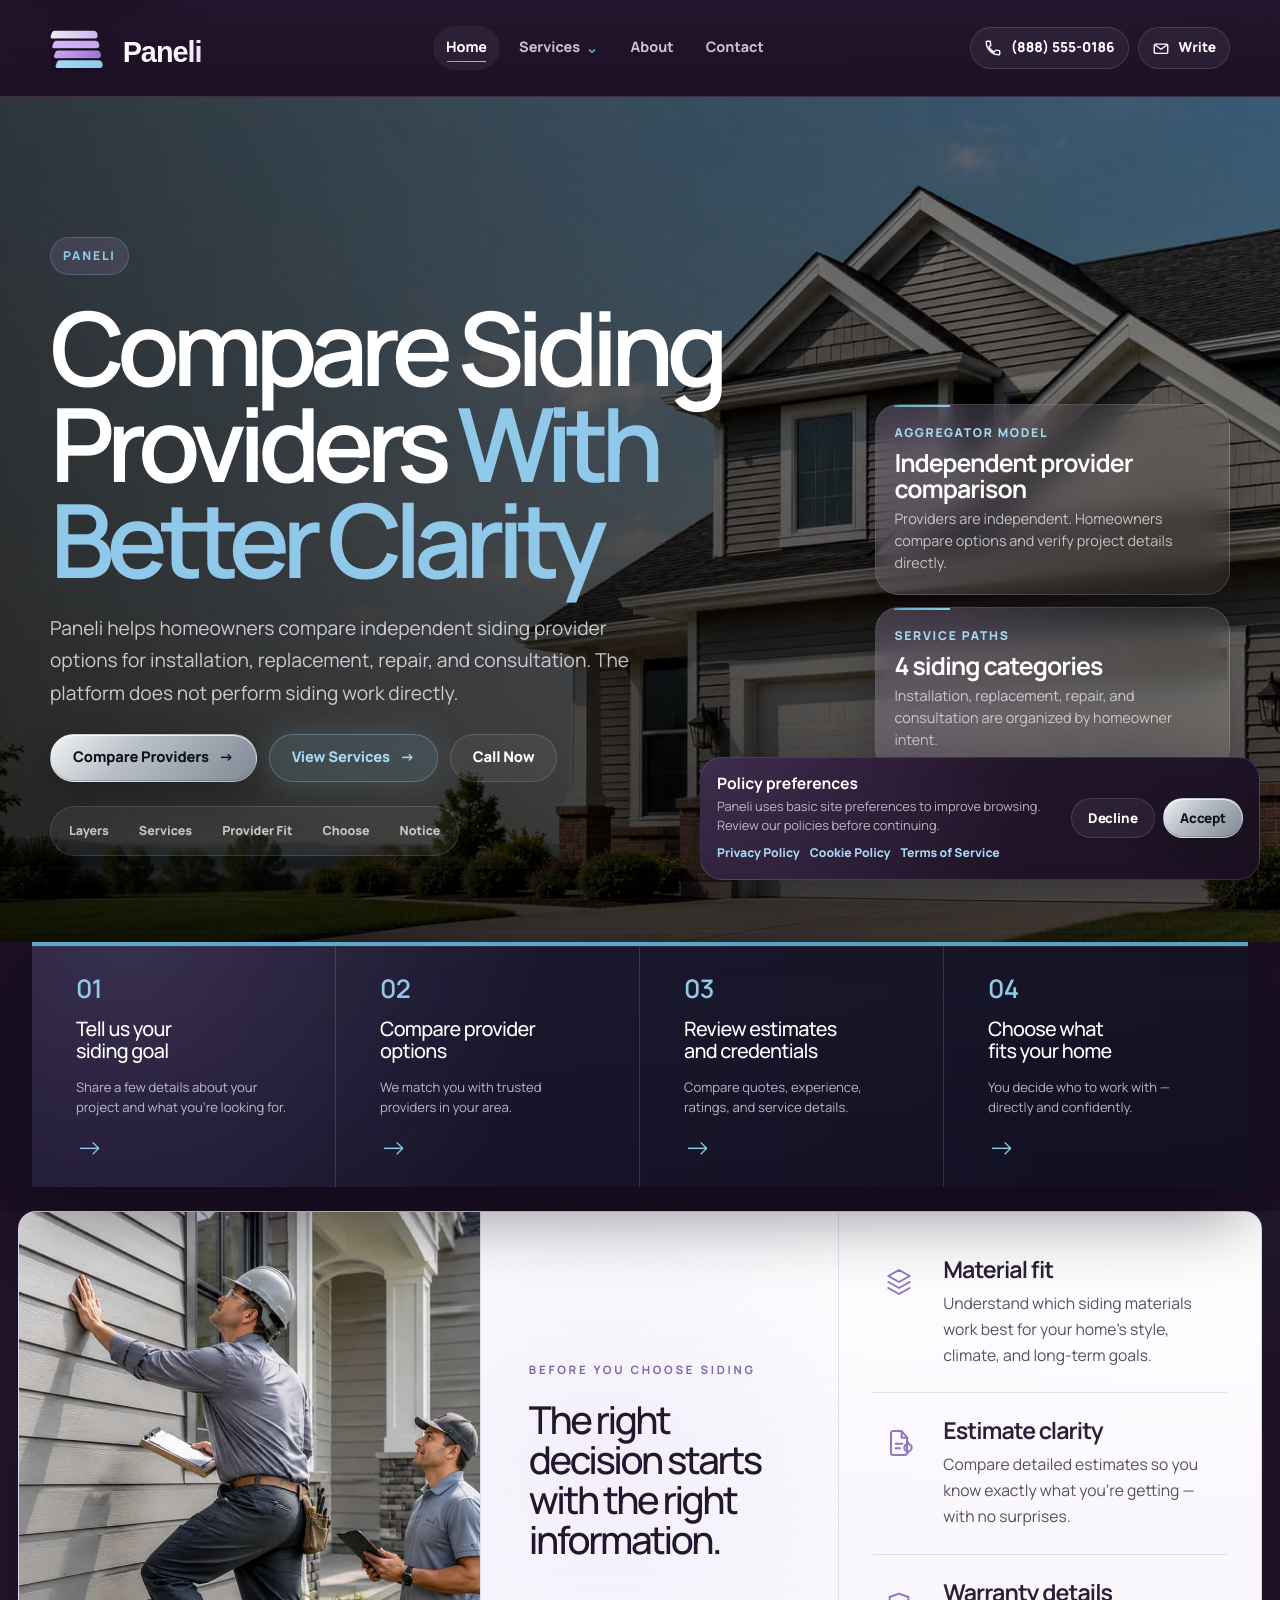
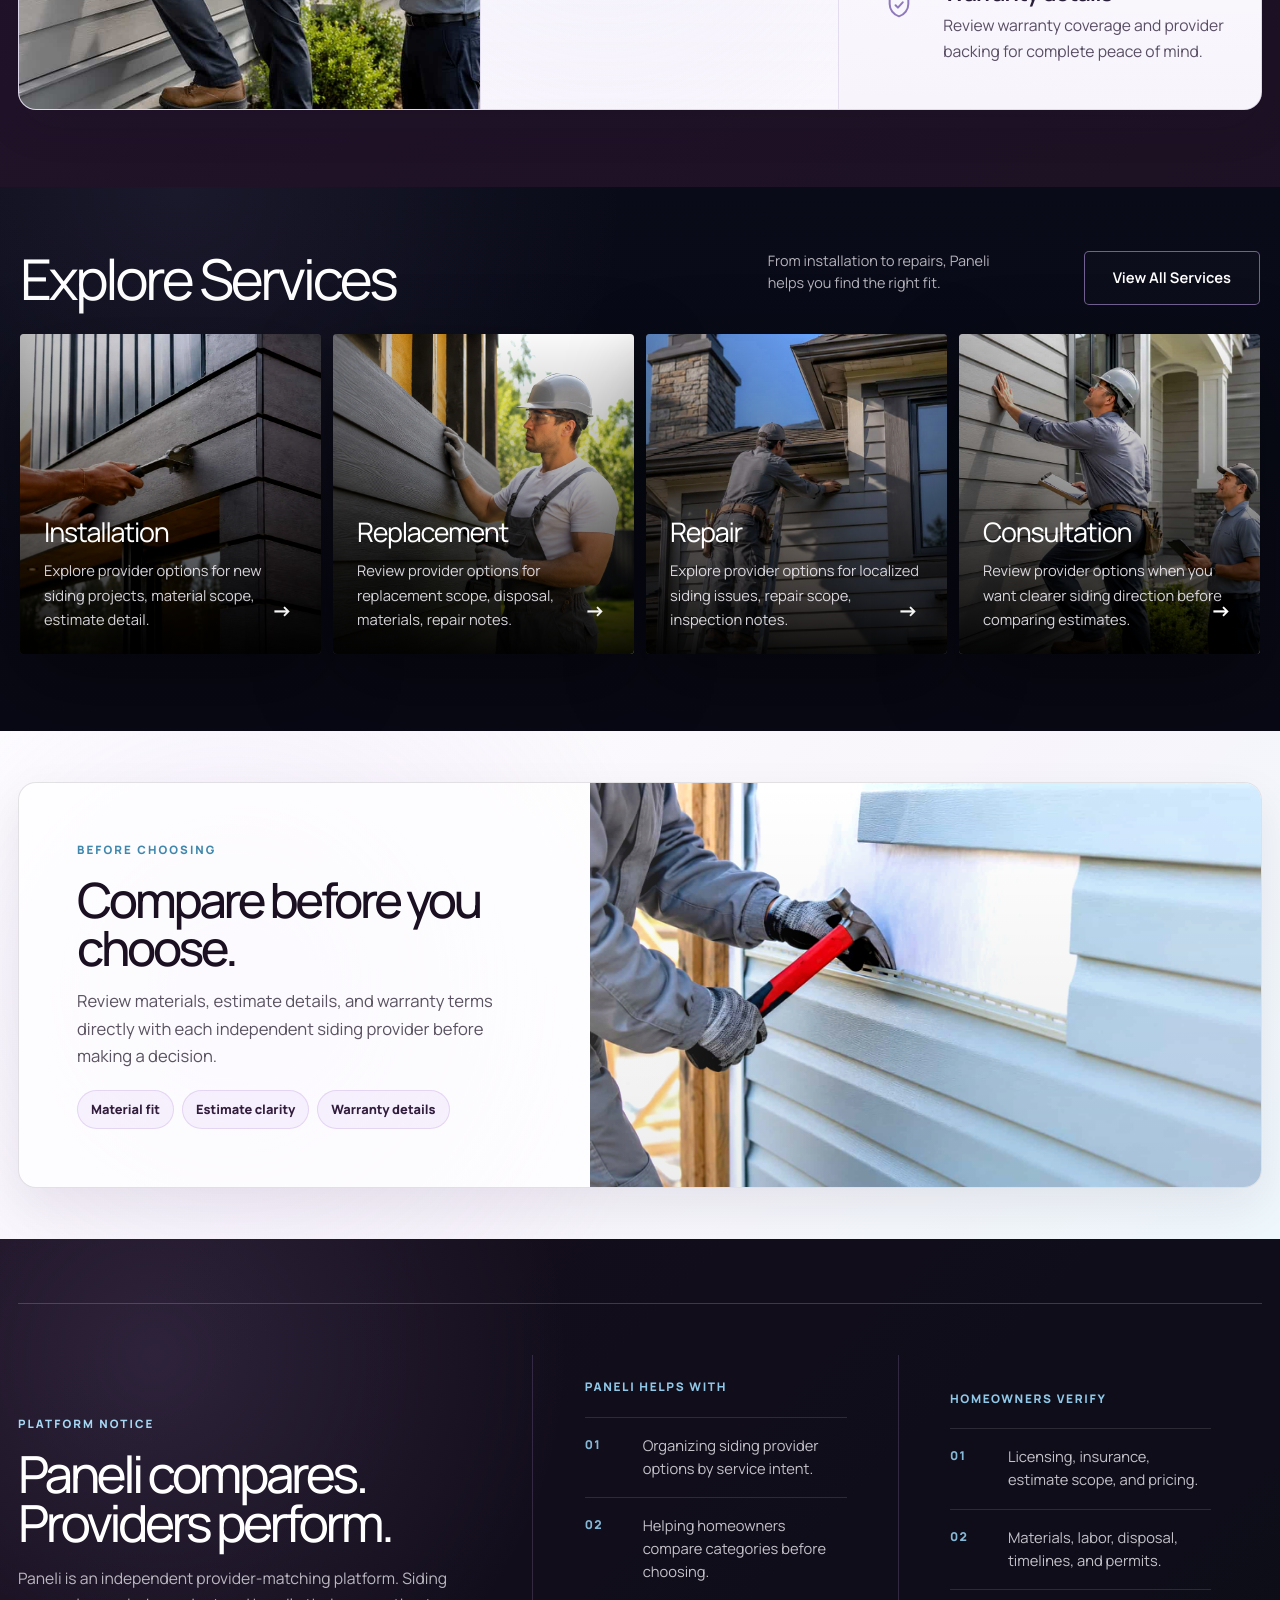
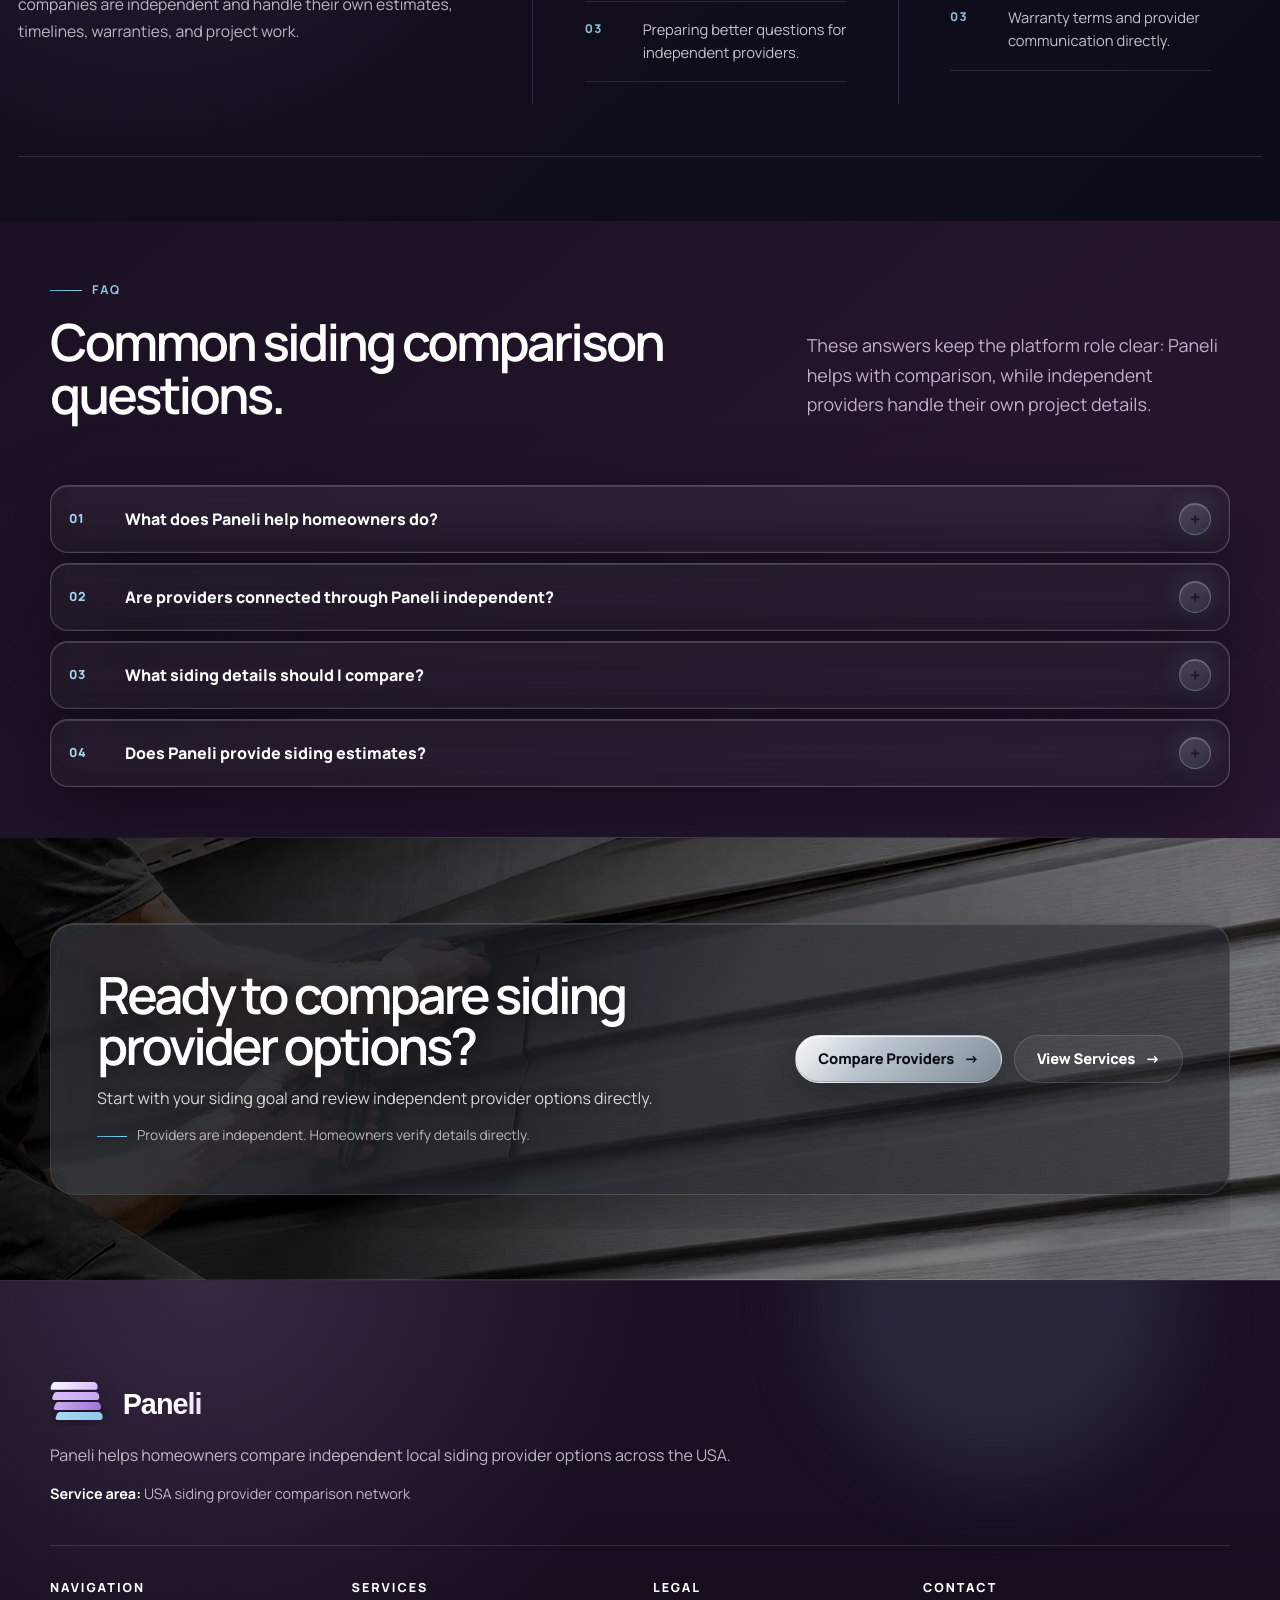
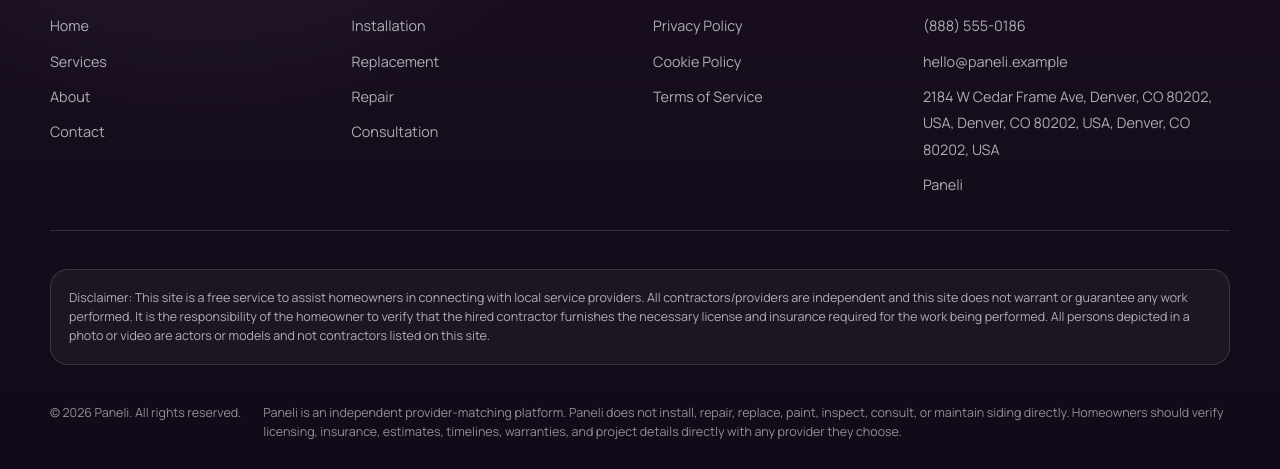
<file: index.html>
<!DOCTYPE html>
<html lang="en">

<head>
    <meta charset="UTF-8">
    <meta name="viewport" content="width=device-width, initial-scale=1.0">

    <title>Paneli | Compare Siding Providers With Better Clarity</title>
    <meta name="description"
        content="Paneli helps homeowners compare independent siding provider options for installation, replacement, repair, and consultation.">

    <link rel="icon" type="image/svg+xml" href="./assets/icons/favicon.svg">
    <link rel="preconnect" href="https://fonts.googleapis.com">
    <link rel="preconnect" href="https://fonts.gstatic.com" crossorigin>
    <link href="https://fonts.googleapis.com/css2?family=Manrope:wght@400;500;600;700;800&display=swap"
        rel="stylesheet">

    <link rel="stylesheet" href="./css/style.css">
</head>

<body class="home-page">
    <div data-site-header></div>

    <main id="main">
        
        <section class="page-hero home-hero" data-home-hero>
            <div class="page-hero__media" data-hero-media>
                <img src="./assets/images/hero-home-siding.jpg" alt="Modern home exterior with premium siding panels">
            </div>
            <div class="page-hero__overlay" aria-hidden="true"></div>
            <div class="page-hero__panel-lines" data-hero-lines aria-hidden="true"></div>

            <div class="container home-hero__layout">
                <div class="page-hero__content">
                    <span class="page-hero__kicker" data-company-name>Paneli</span>

                    <h1 class="page-hero__title">
                        Compare Siding Providers <span>With Better Clarity</span>
                    </h1>

                    <p class="page-hero__text">
                        <span data-company-name>Paneli</span> helps homeowners compare independent siding provider
                        options for installation, replacement, repair, and consultation. The platform does not perform
                        siding work directly.
                    </p>

                    <div class="page-hero__actions">
                        <a class="btn btn--primary" href="contact.html">
                            Compare Providers
                            <span aria-hidden="true">→</span>
                        </a>

                        <a class="btn btn--secondary" href="services.html">
                            View Services
                            <span aria-hidden="true">→</span>
                        </a>

                        <a class="btn btn--ghost" href="#" data-phone-link>
                            Call Now
                        </a>
                    </div>

                    <nav class="section-nav" aria-label="Home page sections" data-section-nav>
                        <a href="#paneli-layers">Layers</a>
                        <a href="#service-gallery">Services</a>
                        <a href="#provider-fit">Provider Fit</a>
                        <a href="#before-choose">Choose</a>
                        <a href="#not-contractor">Notice</a>
                    </nav>
                </div>

                <aside class="home-hero__proof" aria-label="Paneli comparison notes">
                    <div class="home-hero__proof-card">
                        <span>Aggregator model</span>
                        <strong>Independent provider comparison</strong>
                        <p>
                            Providers are independent. Homeowners compare options and verify project details directly.
                        </p>
                    </div>

                    <div class="home-hero__proof-card">
                        <span>Service paths</span>
                        <strong>4 siding categories</strong>
                        <p>
                            Installation, replacement, repair, and consultation are organized by homeowner intent.
                        </p>
                    </div>

                    <a class="home-hero__mini-form-link" href="contact.html">
                        <span>
                            <small>Start request</small>
                            <b>Compare siding provider options</b>
                        </span>
                        <i aria-hidden="true">→</i>
                    </a>
                </aside>
            </div>
        </section>

    
    <section class="paneli-layers" id="paneli-layers">
        <div class="paneli-layers__wrap">
            <article class="layer-step" data-layer-step>
                <span class="layer-step__number">01</span>
                <div class="layer-step__body">
                    <h3>Tell us your<br>siding goal</h3>
                    <p>
                        Share a few details about your project and what you're looking for.
                    </p>
                </div>
                <span class="layer-step__arrow" aria-hidden="true">→</span>
            </article>
    
            <article class="layer-step" data-layer-step>
                <span class="layer-step__number">02</span>
                <div class="layer-step__body">
                    <h3>Compare provider<br>options</h3>
                    <p>
                        We match you with trusted providers in your area.
                    </p>
                </div>
                <span class="layer-step__arrow" aria-hidden="true">→</span>
            </article>
    
            <article class="layer-step" data-layer-step>
                <span class="layer-step__number">03</span>
                <div class="layer-step__body">
                    <h3>Review estimates<br>and credentials</h3>
                    <p>
                        Compare quotes, experience, ratings, and service details.
                    </p>
                </div>
                <span class="layer-step__arrow" aria-hidden="true">→</span>
            </article>
    
            <article class="layer-step" data-layer-step>
                <span class="layer-step__number">04</span>
                <div class="layer-step__body">
                    <h3>Choose what<br>fits your home</h3>
                    <p>
                        You decide who to work with — directly and confidently.
                    </p>
                </div>
                <span class="layer-step__arrow" aria-hidden="true">→</span>
            </article>
        </div>
    </section>


<section class="provider-fit" id="provider-fit">
    <div class="provider-fit__panel">
        <div class="provider-fit__media">
            <img src="./assets/images/service-consultation.jpg" alt="Modern siding home exterior">
        </div>

        <div class="provider-fit__intro">
            <span class="provider-fit__eyebrow">Before you choose siding</span>
            <h2>The right decision starts with the right information.</h2>
        </div>

        <div class="provider-fit__features">
            <article class="provider-fit__feature">
                <div class="provider-fit__icon" aria-hidden="true">
                    <svg viewBox="0 0 24 24" fill="none">
                        <path d="M12 3 20 7.5 12 12 4 7.5 12 3Z" stroke="currentColor" stroke-width="1.5"
                            stroke-linejoin="round" />
                        <path d="M20 12 12 16.5 4 12" stroke="currentColor" stroke-width="1.5" stroke-linecap="round"
                            stroke-linejoin="round" />
                        <path d="M20 16.5 12 21 4 16.5" stroke="currentColor" stroke-width="1.5" stroke-linecap="round"
                            stroke-linejoin="round" />
                    </svg>
                </div>

                <div class="provider-fit__feature-copy">
                    <h3>Material fit</h3>
                    <p>
                        Understand which siding materials work best for your home's style,
                        climate, and long-term goals.
                    </p>
                </div>
            </article>

            <article class="provider-fit__feature">
                <div class="provider-fit__icon" aria-hidden="true">
                    <svg viewBox="0 0 24 24" fill="none">
                        <path d="M14 3H7.5A1.5 1.5 0 0 0 6 4.5v15A1.5 1.5 0 0 0 7.5 21h9a1.5 1.5 0 0 0 1.5-1.5V8L14 3Z"
                            stroke="currentColor" stroke-width="1.5" stroke-linejoin="round" />
                        <path d="M14 3v5h5" stroke="currentColor" stroke-width="1.5" stroke-linejoin="round" />
                        <path d="M9.5 12.5h5" stroke="currentColor" stroke-width="1.5" stroke-linecap="round" />
                        <path d="M9.5 16h3.2" stroke="currentColor" stroke-width="1.5" stroke-linecap="round" />
                        <path d="M18.75 18.25a2.75 2.75 0 1 0 0-5.5 2.75 2.75 0 0 0 0 5.5Z" stroke="currentColor"
                            stroke-width="1.5" />
                        <path d="M18.75 11.2v1.2" stroke="currentColor" stroke-width="1.5" stroke-linecap="round" />
                        <path d="M18.75 18.25v1.1" stroke="currentColor" stroke-width="1.5" stroke-linecap="round" />
                    </svg>
                </div>

                <div class="provider-fit__feature-copy">
                    <h3>Estimate clarity</h3>
                    <p>
                        Compare detailed estimates so you know exactly what you're getting —
                        with no surprises.
                    </p>
                </div>
            </article>

            <article class="provider-fit__feature">
                <div class="provider-fit__icon" aria-hidden="true">
                    <svg viewBox="0 0 24 24" fill="none">
                        <path d="M12 3.5 19 6v5.2c0 4.2-2.8 7.9-7 9.3-4.2-1.4-7-5.1-7-9.3V6l7-2.5Z"
                            stroke="currentColor" stroke-width="1.5" stroke-linejoin="round" />
                        <path d="m9.4 12.2 1.8 1.8 3.6-4" stroke="currentColor" stroke-width="1.5"
                            stroke-linecap="round" stroke-linejoin="round" />
                    </svg>
                </div>

                <div class="provider-fit__feature-copy">
                    <h3>Warranty details</h3>
                    <p>
                        Review warranty coverage and provider backing for complete peace of mind.
                    </p>
                </div>
            </article>
        </div>
    </div>
</section>



<section class="home-service-gallery" id="service-gallery">
    <div class="container-wide">
        <div class="home-service-gallery__top">
            <h2>Explore Services</h2>

            <div class="home-service-gallery__side">
                <p>
                    From installation to repairs, Paneli helps you find the right fit.
                </p>

                <a class="home-service-gallery__button" href="services.html">
                    View All Services
                </a>
            </div>
        </div>

        <div class="service-photo-grid home-service-gallery__grid" data-service-cards></div>
    </div>
</section>



<section class="before-choose" id="before-choose">
    <div class="before-choose__inner">
        <div class="before-choose__content">
            <span class="before-choose__eyebrow">Before choosing</span>

            <h2>Compare before you choose.</h2>

            <p>
                Review materials, estimate details, and warranty terms directly with each independent siding provider
                before making a decision.
            </p>

            <div class="before-choose__points">
                <span>Material fit</span>
                <span>Estimate clarity</span>
                <span>Warranty details</span>
            </div>
        </div>

        <div class="before-choose__photo">
            <img src="./assets/images/siding-texture-closeup.jpg"
                alt="Close-up siding texture and exterior facade detail" loading="lazy">
        </div>
    </div>
</section>

    
    <section class="not-contractor" id="not-contractor">
        <div class="not-contractor__inner">
            <div class="not-contractor__headline">
                <span class="not-contractor__eyebrow">Platform notice</span>
                <h2>Paneli compares. Providers perform.</h2>
                <p>
                    Paneli is an independent provider-matching platform. Siding companies are independent and handle their
                    own estimates, timelines, warranties, and project work.
                </p>
            </div>
    
            <div class="not-contractor__details">
                <div class="not-contractor__column">
                    <span class="not-contractor__label">Paneli helps with</span>
    
                    <ul class="not-contractor__line-list">
                        <li>
                            <span>01</span>
                            <p>Organizing siding provider options by service intent.</p>
                        </li>
                        <li>
                            <span>02</span>
                            <p>Helping homeowners compare categories before choosing.</p>
                        </li>
                        <li>
                            <span>03</span>
                            <p>Preparing better questions for independent providers.</p>
                        </li>
                    </ul>
                </div>
    
                <div class="not-contractor__column">
                    <span class="not-contractor__label">Homeowners verify</span>
    
                    <ul class="not-contractor__line-list">
                        <li>
                            <span>01</span>
                            <p>Licensing, insurance, estimate scope, and pricing.</p>
                        </li>
                        <li>
                            <span>02</span>
                            <p>Materials, labor, disposal, timelines, and permits.</p>
                        </li>
                        <li>
                            <span>03</span>
                            <p>Warranty terms and provider communication directly.</p>
                        </li>
                    </ul>
                </div>
            </div>
        </div>
    </section>

        
        <section class="section home-faq">
            <div class="container">
                <div class="section__header">
                    <div>
                        <span class="section__eyebrow">FAQ</span>
                        <h2 class="section__title">Common siding comparison questions.</h2>
                    </div>

                    <p class="section__text">
                        These answers keep the platform role clear: Paneli helps with comparison, while independent
                        providers handle their own project details.
                    </p>
                </div>

                <div class="faq-list" data-faq-list="home"></div>
                <div data-faq-schema="home"></div>
            </div>
        </section>

        
        <section class="section home-final-cta">
            <div class="container">
                <div class="cta-strip">
                    <div class="cta-strip__inner">
                        <div>
                            <h2>Ready to compare siding provider options?</h2>
                            <p>
                                Start with your siding goal and review independent provider options directly.
                            </p>
                            <span class="home-final-cta__note">
                                Providers are independent. Homeowners verify details directly.
                            </span>
                        </div>

                        <div class="page-hero__actions">
                            <a class="btn btn--primary" href="contact.html">
                                Compare Providers
                                <span aria-hidden="true">→</span>
                            </a>

                            <a class="btn btn--ghost" href="services.html">
                                View Services
                                <span aria-hidden="true">→</span>
                            </a>
                        </div>
                    </div>
                </div>
            </div>
        </section>
    </main>

    <div data-site-footer></div>
    <div data-policy-banner></div>

    <script src="./js/config.js" defer></script>
    <script src="./js/main.js" defer></script>
    <script src="./js/home.js" defer></script>
</body>

</html>
</file>
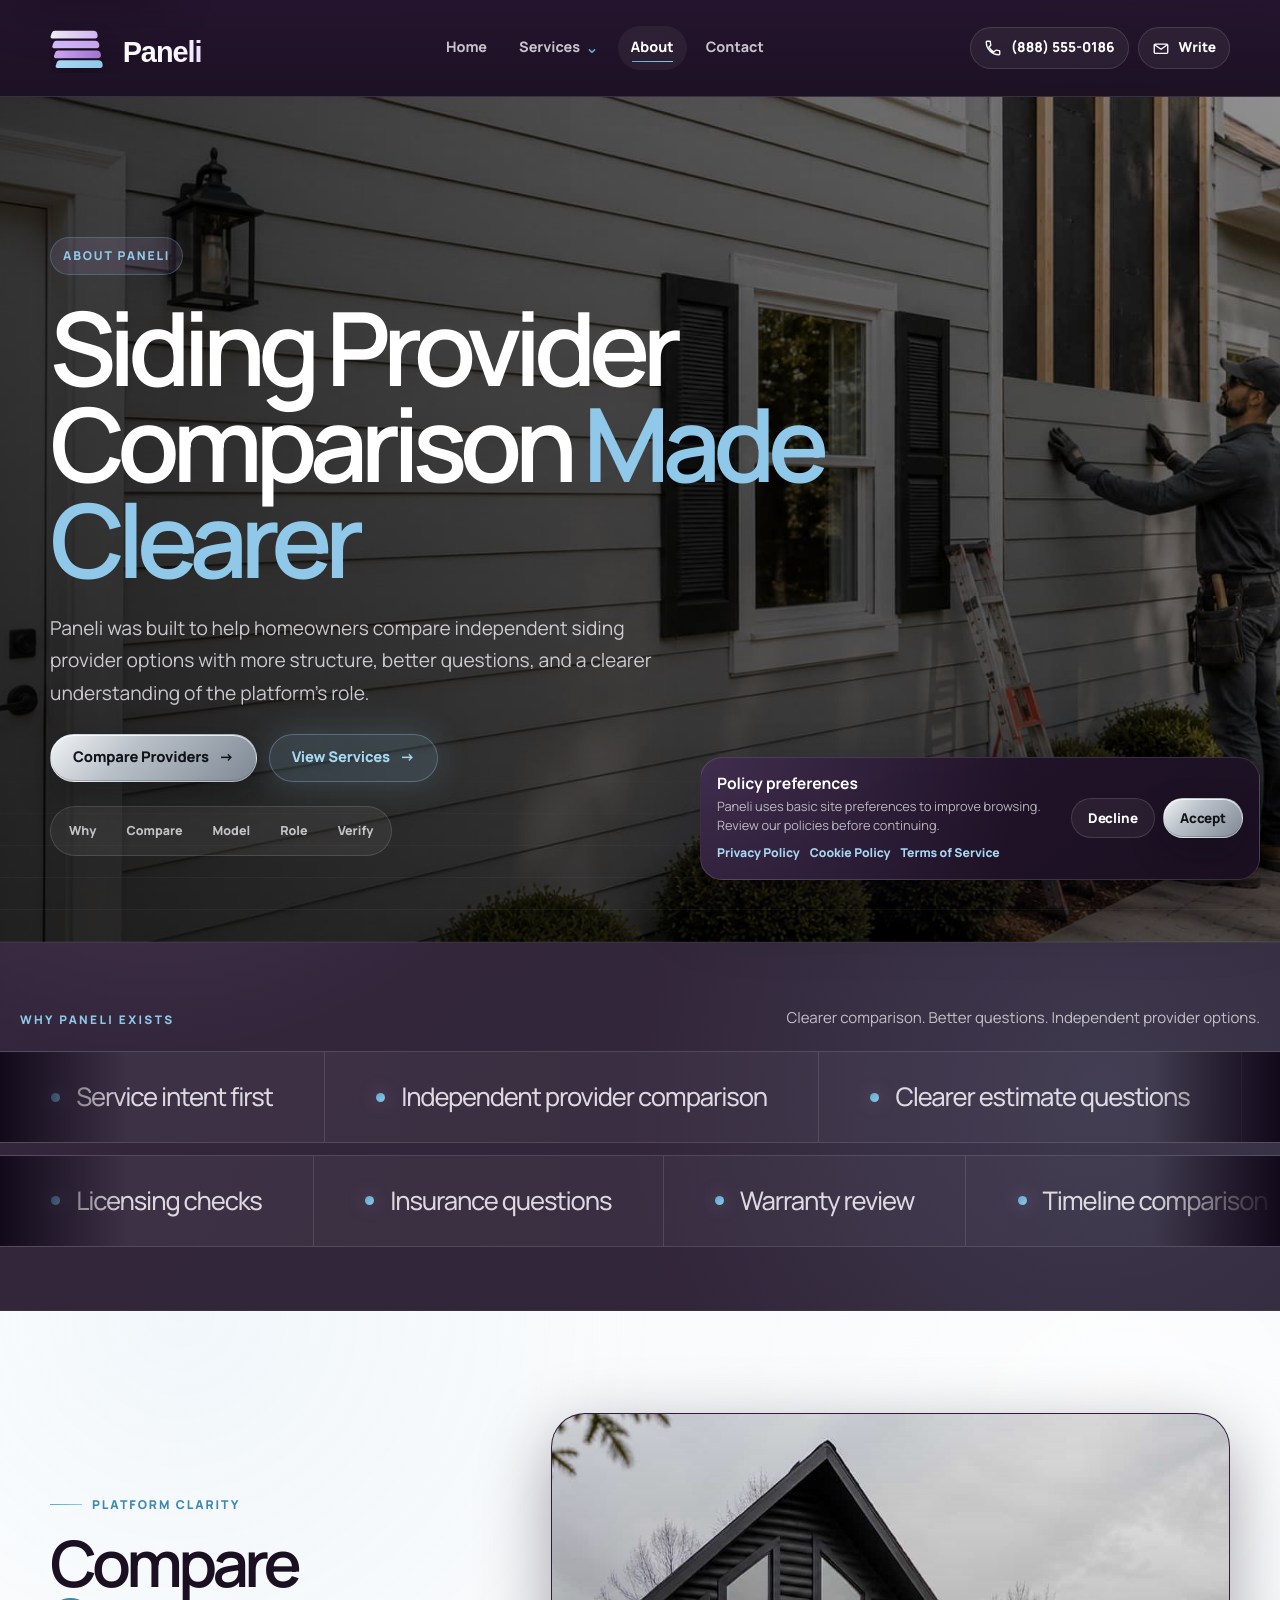
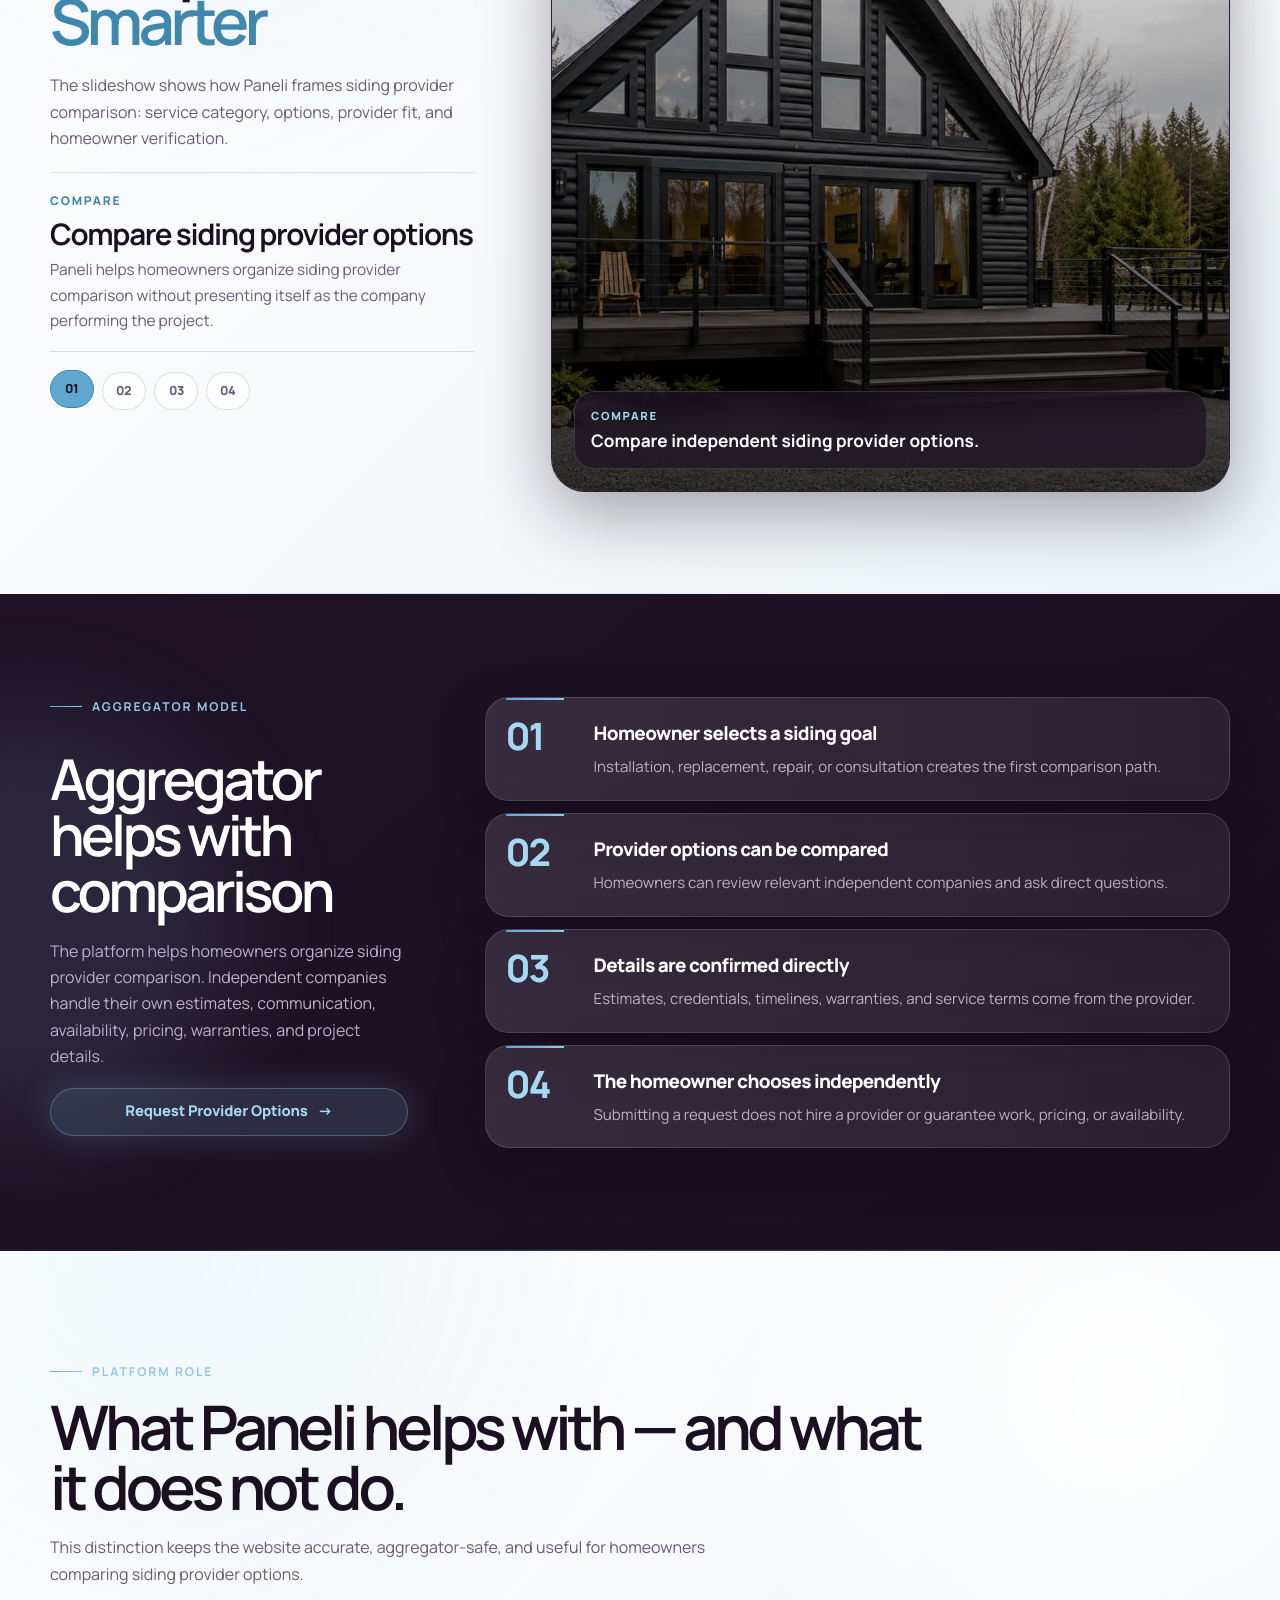
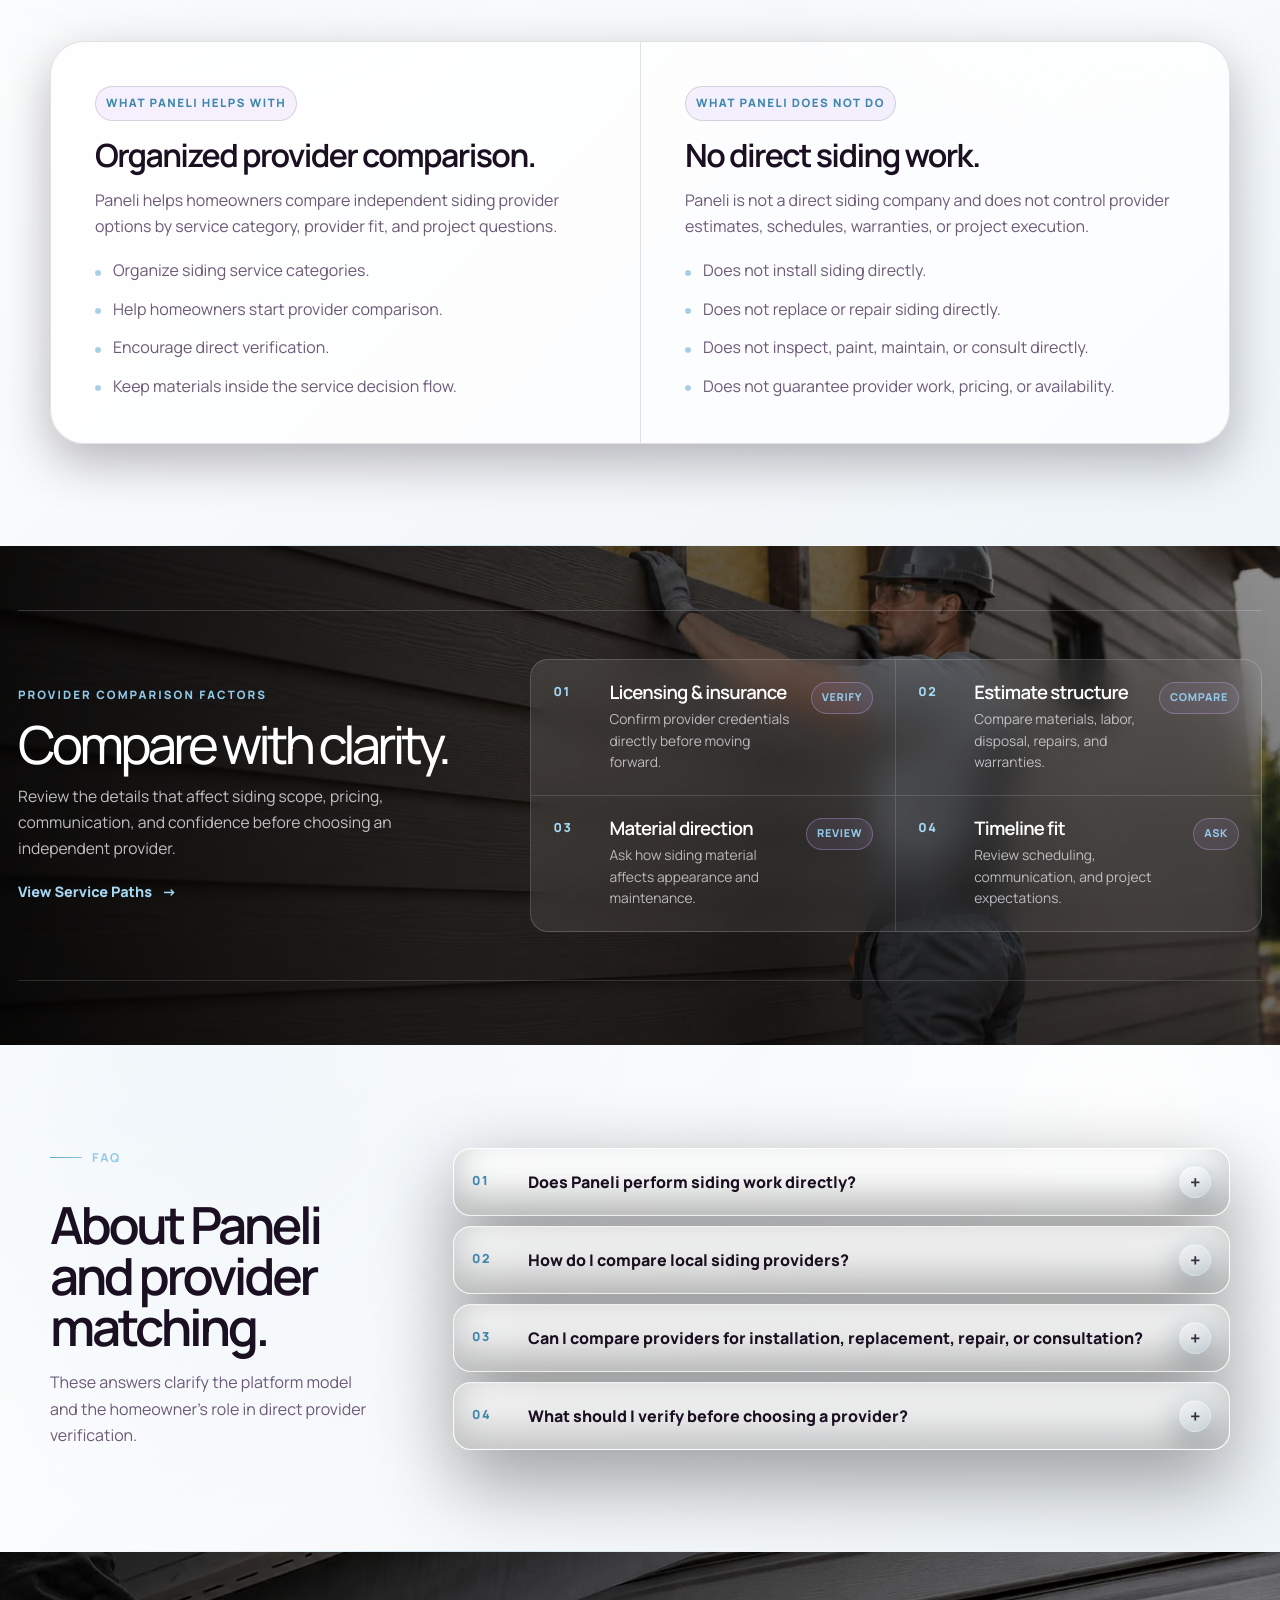
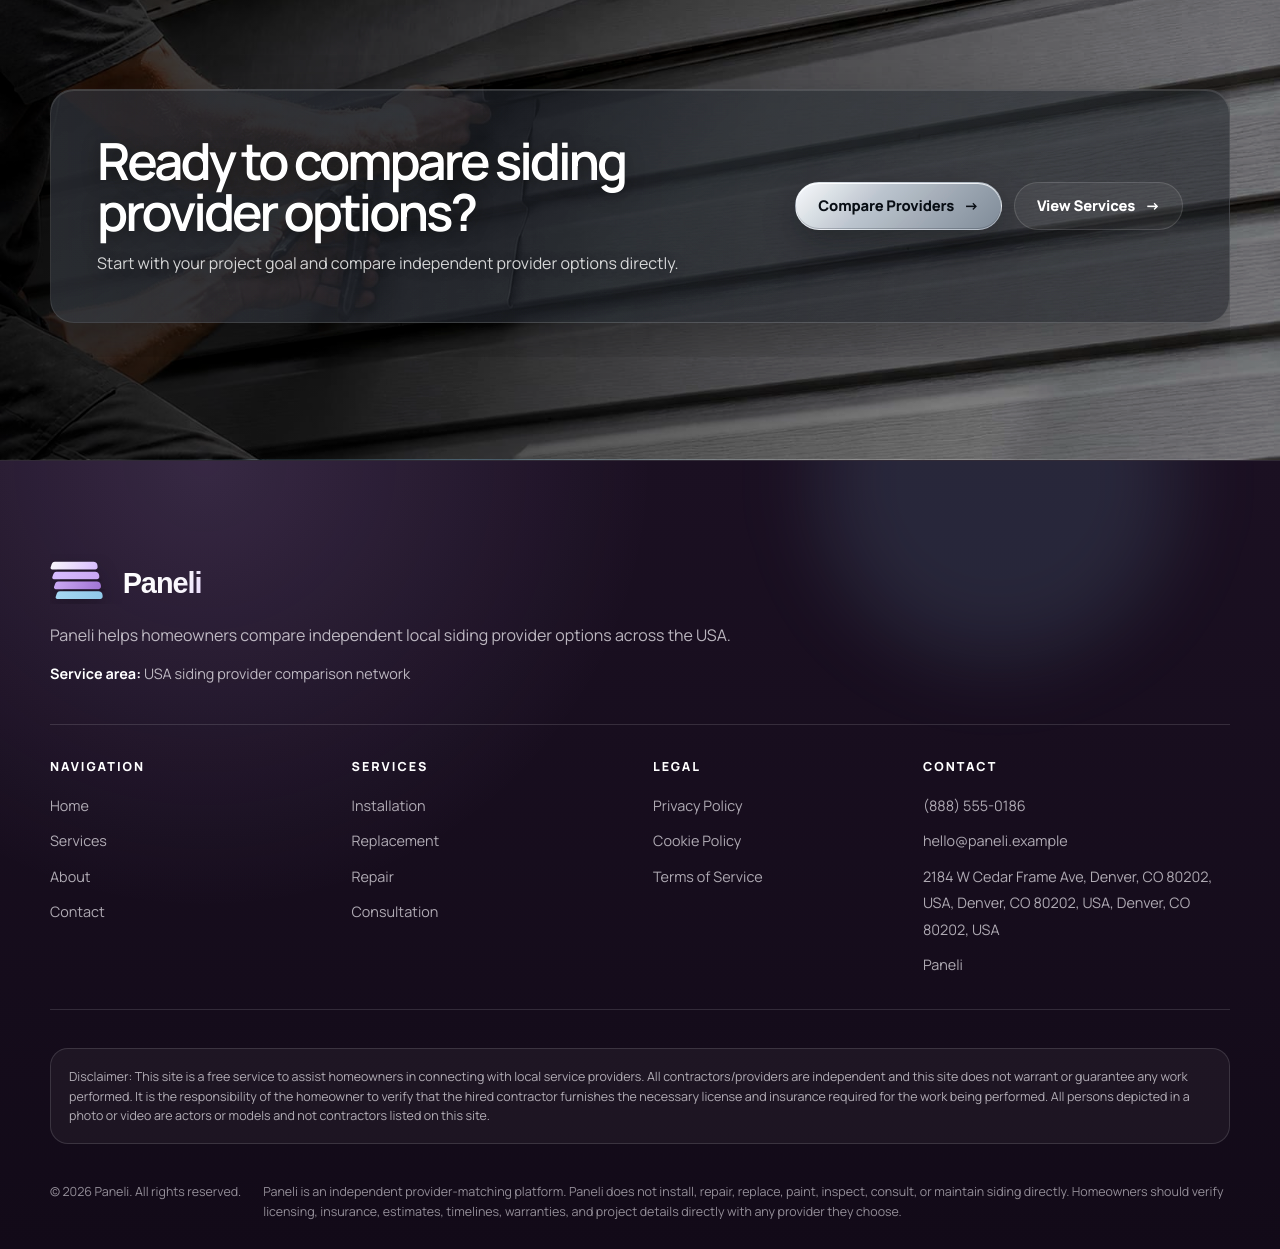
<file: about.html>
<!DOCTYPE html>
<html lang="en">

<head>
    <meta charset="UTF-8">
    <meta name="viewport" content="width=device-width, initial-scale=1.0">

    <title>About Paneli | Independent Siding Provider Matching</title>
    <meta name="description"
        content="Learn how Paneli helps homeowners compare independent siding provider options without performing siding work directly.">

    <link rel="icon" type="image/svg+xml" href="./assets/icons/favicon.svg">
    <link rel="preconnect" href="https://fonts.googleapis.com">
    <link rel="preconnect" href="https://fonts.gstatic.com" crossorigin>
    <link href="https://fonts.googleapis.com/css2?family=Manrope:wght@400;500;600;700;800&display=swap"
        rel="stylesheet">

    <link rel="stylesheet" href="./css/style.css">
</head>

<body class="about-page">
    <div data-site-header></div>

    <main id="main">
        
        <section class="page-hero about-hero">
            <div class="page-hero__media">
                <img src="./assets/images/hero-about-siding.jpg"
                    alt="Modern exterior siding detail on a residential home">
            </div>
            <div class="page-hero__overlay" aria-hidden="true"></div>
            <div class="page-hero__panel-lines" aria-hidden="true"></div>

            <div class="container">
                <div class="page-hero__content">
                    <span class="page-hero__kicker">About Paneli</span>

                    <h1 class="page-hero__title">
                        Siding Provider Comparison <span>Made Clearer</span>
                    </h1>

                    <p class="page-hero__text">
                        <span data-company-name>Paneli</span> was built to help homeowners compare independent siding
                        provider options with more structure, better questions, and a clearer understanding of the
                        platform’s role.
                    </p>

                    <div class="page-hero__actions">
                        <a class="btn btn--primary" href="contact.html">
                            Compare Providers
                            <span aria-hidden="true">→</span>
                        </a>

                        <a class="btn btn--secondary" href="services.html">
                            View Services
                            <span aria-hidden="true">→</span>
                        </a>
                    </div>

                    <nav class="section-nav" aria-label="About page sections" data-section-nav>
                        <a href="#why-paneli">Why</a>
                        <a href="#about-slideshow">Compare</a>
                        <a href="#aggregator-model">Model</a>
                        <a href="#do-not-do">Role</a>
                        <a href="#comparison-factors">Verify</a>
                    </nav>
                </div>
            </div>
        </section>

    
    <section class="why-paneli-marquee" id="why-paneli" aria-label="Paneli platform advantages">
        <div class="why-paneli-marquee__top">
            <span>Why Paneli exists</span>
            <p>Clearer comparison. Better questions. Independent provider options.</p>
        </div>
    
        <div class="why-paneli-marquee__viewport">
            <div class="why-paneli-marquee__track">
                <div class="why-paneli-marquee__group">
                    <span>Service intent first</span>
                    <span>Independent provider comparison</span>
                    <span>Clearer estimate questions</span>
                    <span>No direct contractor claims</span>
                    <span>Homeowner verification reminders</span>
                    <span>Installation, replacement, repair, consultation</span>
                    <span>Compare scope before choosing</span>
                    <span>Provider fit clarity</span>
                </div>
    
                <div class="why-paneli-marquee__group" aria-hidden="true">
                    <span>Service intent first</span>
                    <span>Independent provider comparison</span>
                    <span>Clearer estimate questions</span>
                    <span>No direct contractor claims</span>
                    <span>Homeowner verification reminders</span>
                    <span>Installation, replacement, repair, consultation</span>
                    <span>Compare scope before choosing</span>
                    <span>Provider fit clarity</span>
                </div>
            </div>
        </div>
    
        <div class="why-paneli-marquee__viewport why-paneli-marquee__viewport--reverse">
            <div class="why-paneli-marquee__track why-paneli-marquee__track--reverse">
                <div class="why-paneli-marquee__group">
                    <span>Licensing checks</span>
                    <span>Insurance questions</span>
                    <span>Warranty review</span>
                    <span>Timeline comparison</span>
                    <span>Material direction</span>
                    <span>Estimate structure</span>
                    <span>Local provider options</span>
                    <span>Homeowner decision control</span>
                </div>
    
                <div class="why-paneli-marquee__group" aria-hidden="true">
                    <span>Licensing checks</span>
                    <span>Insurance questions</span>
                    <span>Warranty review</span>
                    <span>Timeline comparison</span>
                    <span>Material direction</span>
                    <span>Estimate structure</span>
                    <span>Local provider options</span>
                    <span>Homeowner decision control</span>
                </div>
            </div>
        </div>
    </section>

        
        <section class="section section--light about-slideshow" id="about-slideshow" data-about-slideshow>
            <div class="container about-slideshow__layout">
                <div class="about-slideshow__copy">
                    <span class="about-slideshow__eyebrow">Platform clarity</span>

                    <h2>
                        Compare
                        <span>Smarter</span>
                    </h2>

                    <p>
                        The slideshow shows how Paneli frames siding provider comparison: service category, options,
                        provider fit, and homeowner verification.
                    </p>

                    <div class="about-slideshow__active-text" aria-live="polite">
                        <small data-about-slide-eyebrow>Compare</small>
                        <strong data-about-slide-title>Compare siding provider options</strong>
                        <span data-about-slide-text>
                            Paneli helps homeowners organize siding provider comparison without presenting itself as the
                            company performing the project.
                        </span>
                    </div>

                    <div class="about-slideshow__controls" role="tablist" aria-label="About Paneli slideshow">
                        <button class="about-slide-dot is-active" type="button" role="tab" aria-selected="true"
                            aria-label="Show compare options slide" data-about-slide-dot>
                            01
                        </button>

                        <button class="about-slide-dot" type="button" role="tab" aria-selected="false"
                            aria-label="Show service categories slide" data-about-slide-dot>
                            02
                        </button>

                        <button class="about-slide-dot" type="button" role="tab" aria-selected="false"
                            aria-label="Show provider fit slide" data-about-slide-dot>
                            03
                        </button>

                        <button class="about-slide-dot" type="button" role="tab" aria-selected="false"
                            aria-label="Show verify before choosing slide" data-about-slide-dot>
                            04
                        </button>
                    </div>
                </div>

                <div class="about-slideshow__stage">
                    <article class="about-slide is-active" data-about-slide>
                        <img src="./assets/images/about-slide-compare.jpg"
                            alt="Modern siding comparison notes and exterior facade" loading="lazy">

                        <div class="about-slide__caption">
                            <small>Compare</small>
                            <strong>Compare independent siding provider options.</strong>
                        </div>
                    </article>

                    <article class="about-slide" data-about-slide aria-hidden="true">
                        <img src="./assets/images/about-slide-options.jpg"
                            alt="Exterior siding material and service option planning" loading="lazy">

                        <div class="about-slide__caption">
                            <small>Options</small>
                            <strong>Separate installation, replacement, repair, and consultation.</strong>
                        </div>
                    </article>

                    <article class="about-slide" data-about-slide aria-hidden="true">
                        <img src="./assets/images/about-slide-provider-fit.jpg"
                            alt="Siding provider fit and estimate review concept" loading="lazy">

                        <div class="about-slide__caption">
                            <small>Provider fit</small>
                            <strong>Review experience, detail, communication, and availability.</strong>
                        </div>
                    </article>

                    <article class="about-slide" data-about-slide aria-hidden="true">
                        <img src="./assets/images/about-slide-verify.jpg"
                            alt="Homeowner verification checklist for siding provider comparison" loading="lazy">

                        <div class="about-slide__caption">
                            <small>Verify</small>
                            <strong>Confirm credentials and project details directly.</strong>
                        </div>
                    </article>
                </div>
            </div>
        </section>

        
        <section class="section aggregator-model" id="aggregator-model">
            <div class="container aggregator-model__layout">
                <div class="aggregator-model__copy">
                    <span class="section__eyebrow">Aggregator model</span>

                    <h2> Aggregator helps with comparison</h2>

                    <p>
                        The platform helps homeowners organize siding provider comparison. Independent companies handle
                        their own estimates, communication, availability, pricing, warranties, and project details.
                    </p>

                    <a class="btn btn--secondary" href="contact.html">
                        Request Provider Options
                        <span aria-hidden="true">→</span>
                    </a>
                </div>

                <div class="aggregator-model__steps">
                    <article class="model-step">
                        <span class="model-step__number">01</span>
                        <div class="model-step__body">
                            <h3>Homeowner selects a siding goal</h3>
                            <p>
                                Installation, replacement, repair, or consultation creates the first comparison path.
                            </p>
                        </div>
                    </article>

                    <article class="model-step">
                        <span class="model-step__number">02</span>
                        <div class="model-step__body">
                            <h3>Provider options can be compared</h3>
                            <p>
                                Homeowners can review relevant independent companies and ask direct questions.
                            </p>
                        </div>
                    </article>

                    <article class="model-step">
                        <span class="model-step__number">03</span>
                        <div class="model-step__body">
                            <h3>Details are confirmed directly</h3>
                            <p>
                                Estimates, credentials, timelines, warranties, and service terms come from the provider.
                            </p>
                        </div>
                    </article>

                    <article class="model-step">
                        <span class="model-step__number">04</span>
                        <div class="model-step__body">
                            <h3>The homeowner chooses independently</h3>
                            <p>
                                Submitting a request does not hire a provider or guarantee work, pricing, or
                                availability.
                            </p>
                        </div>
                    </article>
                </div>
            </div>
        </section>

        
        <section class="section section--light about-do-not" id="do-not-do">
            <div class="container">
                <div class="about-do-not__header">
                    <span class="section__eyebrow">Platform role</span>

                    <h2>What Paneli helps with — and what it does not do.</h2>

                    <p>
                        This distinction keeps the website accurate, aggregator-safe, and useful for homeowners
                        comparing siding provider options.
                    </p>
                </div>

                <div class="about-do-not__split">
                    <article class="about-do-not__panel">
                        <span class="about-do-not__label">What Paneli helps with</span>

                        <h3>Organized provider comparison.</h3>

                        <p>
                            <span data-company-name>Paneli</span> helps homeowners compare independent siding provider
                            options by service category, provider fit, and project questions.
                        </p>

                        <ul>
                            <li>Organize siding service categories.</li>
                            <li>Help homeowners start provider comparison.</li>
                            <li>Encourage direct verification.</li>
                            <li>Keep materials inside the service decision flow.</li>
                        </ul>
                    </article>

                    <article class="about-do-not__panel">
                        <span class="about-do-not__label">What Paneli does not do</span>

                        <h3>No direct siding work.</h3>

                        <p>
                            Paneli is not a direct siding company and does not control provider estimates, schedules,
                            warranties, or project execution.
                        </p>

                        <ul>
                            <li>Does not install siding directly.</li>
                            <li>Does not replace or repair siding directly.</li>
                            <li>Does not inspect, paint, maintain, or consult directly.</li>
                            <li>Does not guarantee provider work, pricing, or availability.</li>
                        </ul>
                    </article>
                </div>
            </div>
        </section>

    
    <section class="comparison-factors" id="comparison-factors">
        <div class="comparison-factors__overlay"></div>
    
        <div class="comparison-factors__inner">
            <div class="comparison-factors__copy">
                <span class="comparison-factors__eyebrow">Provider comparison factors</span>
    
                <h2>Compare with clarity.</h2>
    
                <p>
                    Review the details that affect siding scope, pricing, communication, and confidence before choosing an
                    independent provider.
                </p>
    
                <a class="comparison-factors__link" href="services.html">
                    View Service Paths
                    <span aria-hidden="true">→</span>
                </a>
            </div>
    
            <div class="comparison-factors__list">
                <article class="factor-row">
                    <span class="factor-row__number">01</span>
                    <div>
                        <h3>Licensing & insurance</h3>
                        <p>Confirm provider credentials directly before moving forward.</p>
                    </div>
                    <span class="factor-row__tag">Verify</span>
                </article>
    
                <article class="factor-row">
                    <span class="factor-row__number">02</span>
                    <div>
                        <h3>Estimate structure</h3>
                        <p>Compare materials, labor, disposal, repairs, and warranties.</p>
                    </div>
                    <span class="factor-row__tag">Compare</span>
                </article>
    
                <article class="factor-row">
                    <span class="factor-row__number">03</span>
                    <div>
                        <h3>Material direction</h3>
                        <p>Ask how siding material affects appearance and maintenance.</p>
                    </div>
                    <span class="factor-row__tag">Review</span>
                </article>
    
                <article class="factor-row">
                    <span class="factor-row__number">04</span>
                    <div>
                        <h3>Timeline fit</h3>
                        <p>Review scheduling, communication, and project expectations.</p>
                    </div>
                    <span class="factor-row__tag">Ask</span>
                </article>
            </div>
        </div>
    </section>

        
        <section class="section section--light about-faq">
            <div class="container about-faq__layout">
                <div class="about-faq__copy">
                    <span class="section__eyebrow">FAQ</span>

                    <h2>About Paneli and provider matching.</h2>

                    <p>
                        These answers clarify the platform model and the homeowner’s role in direct provider
                        verification.
                    </p>
                </div>

                <div>
                    <div class="faq-list" data-faq-list="general"></div>
                    <div data-faq-schema="general"></div>
                </div>
            </div>
        </section>

        
        <section class="section about-final-cta">
            <div class="container">
                <div class="cta-strip">
                    <div class="cta-strip__inner">
                        <div>
                            <h2>Ready to compare siding provider options?</h2>
                            <p>
                                Start with your project goal and compare independent provider options directly.
                            </p>
                        </div>

                        <div class="page-hero__actions">
                            <a class="btn btn--primary" href="contact.html">
                                Compare Providers
                                <span aria-hidden="true">→</span>
                            </a>

                            <a class="btn btn--ghost" href="services.html">
                                View Services
                                <span aria-hidden="true">→</span>
                            </a>
                        </div>
                    </div>
                </div>
            </div>
        </section>
    </main>

    <div data-site-footer></div>
    <div data-policy-banner></div>

    <script src="./js/config.js" defer></script>
    <script src="./js/main.js" defer></script>
    <script src="./js/about.js" defer></script>
</body>

</html>
</file>
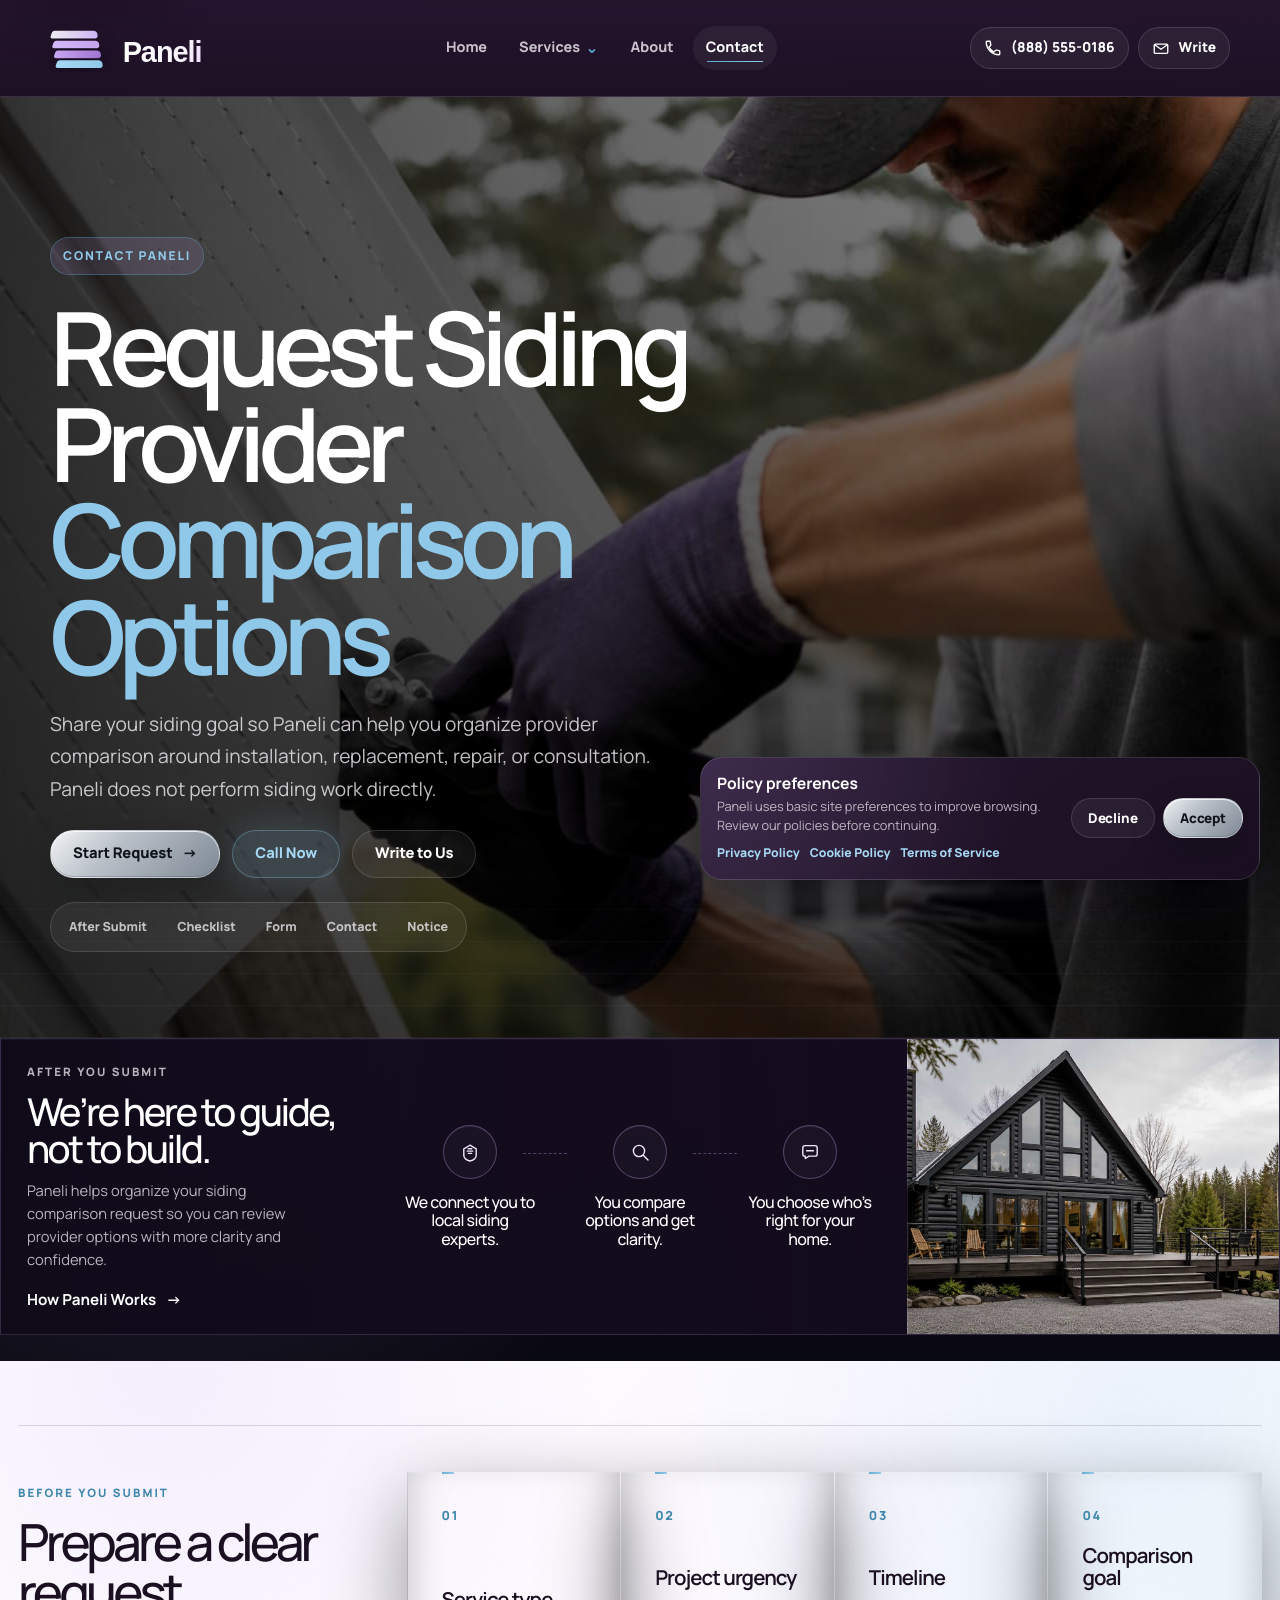
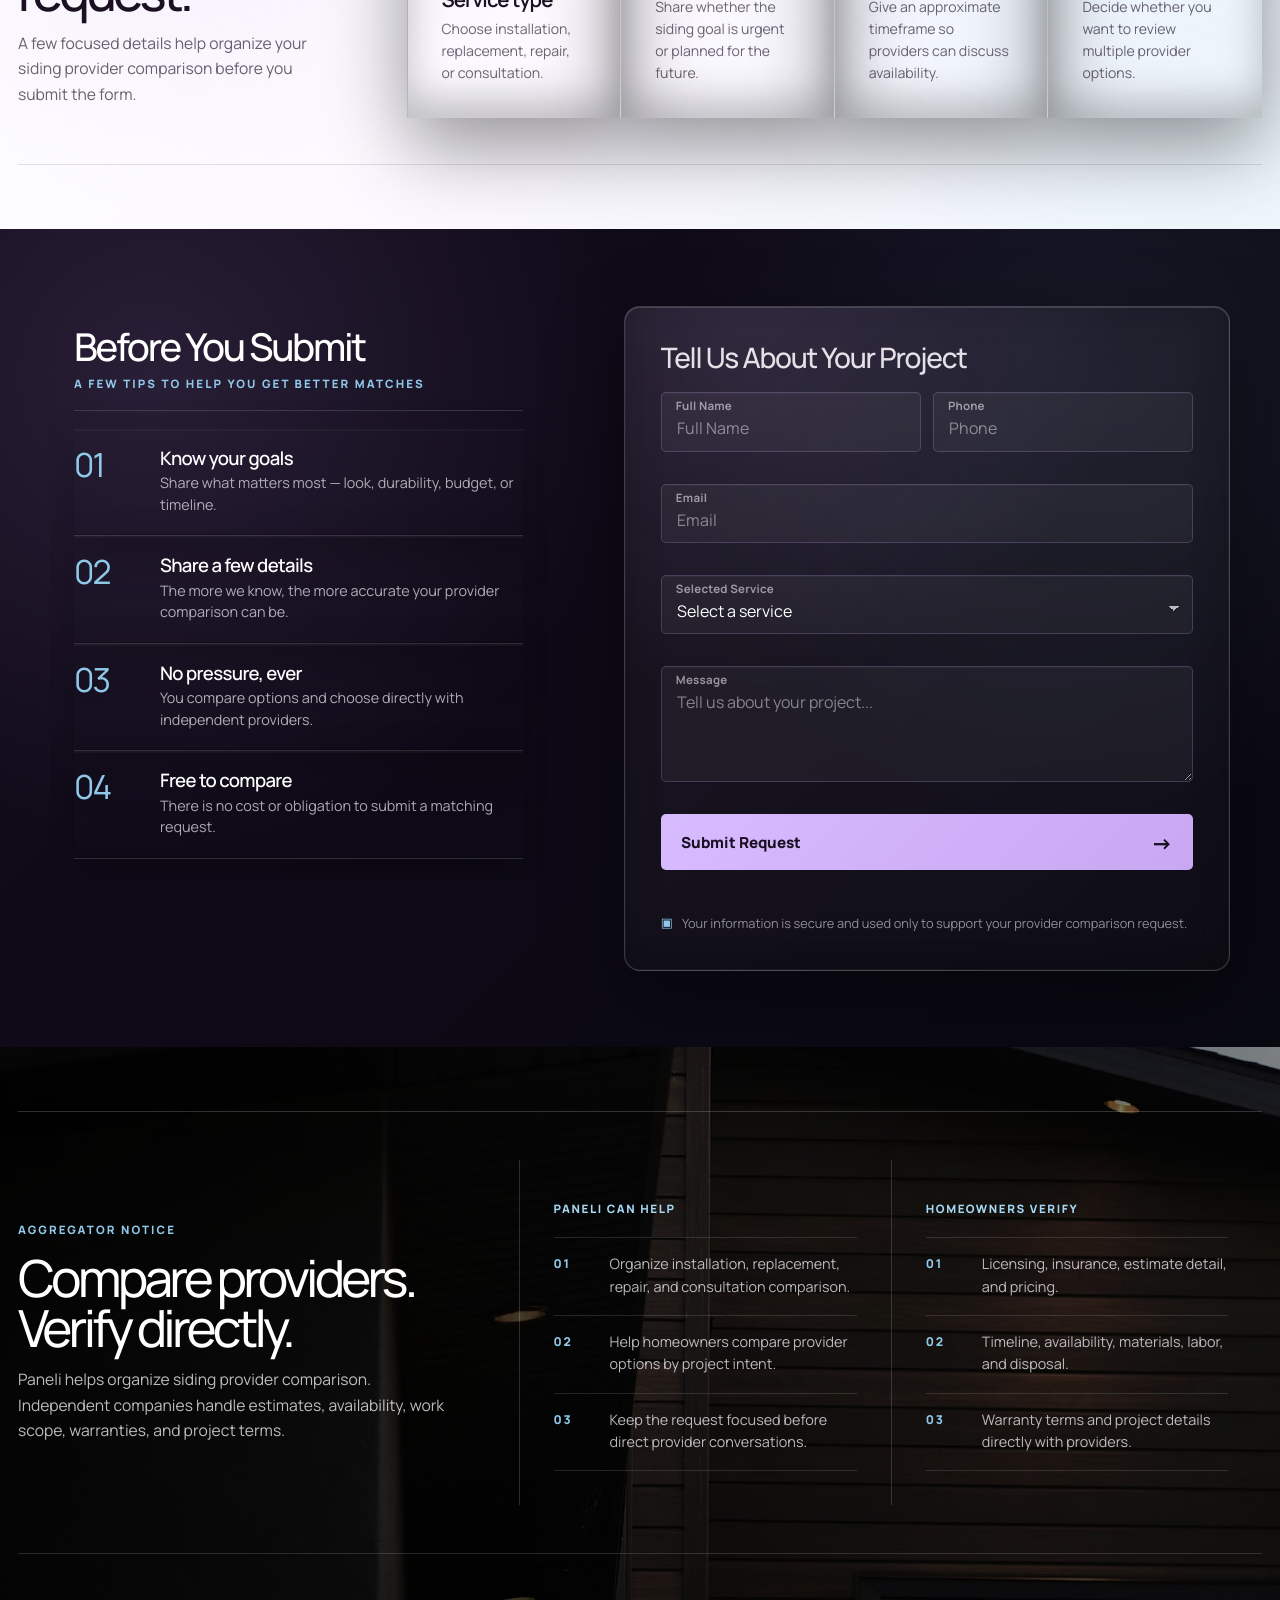
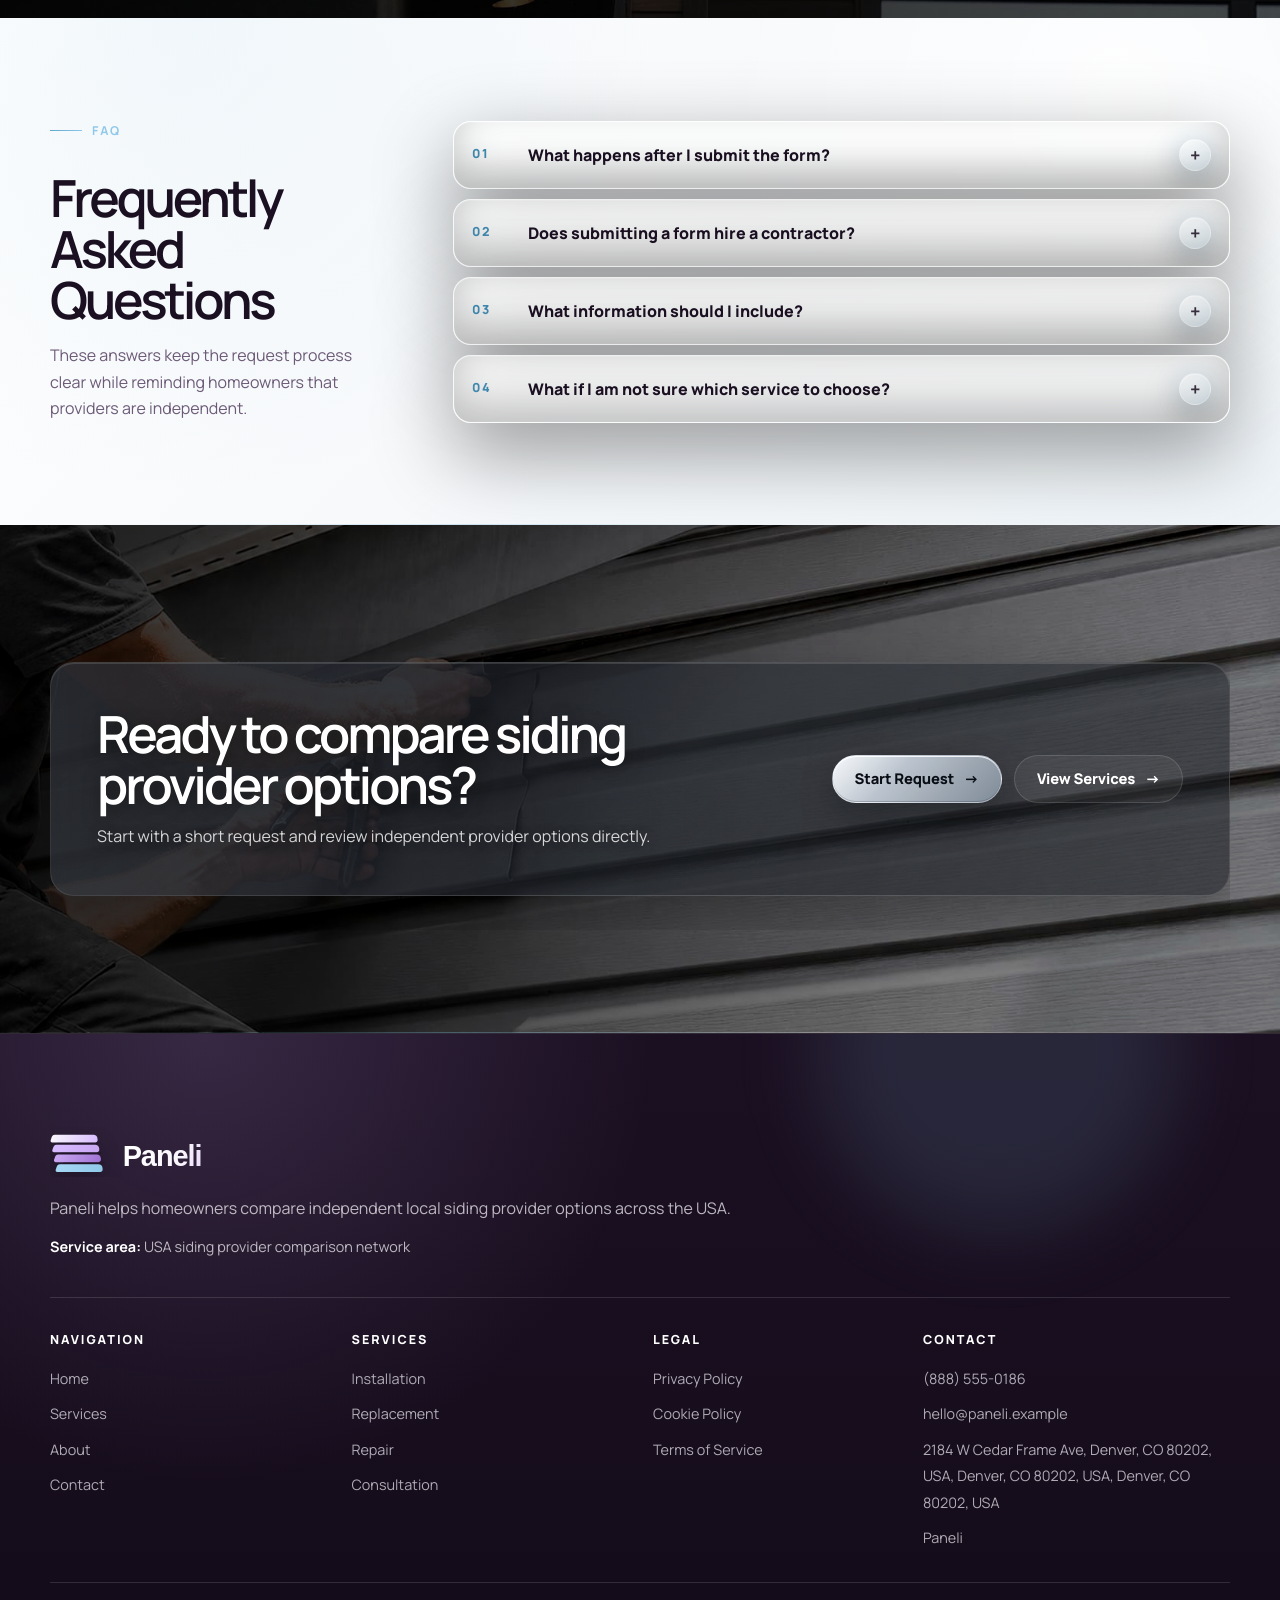
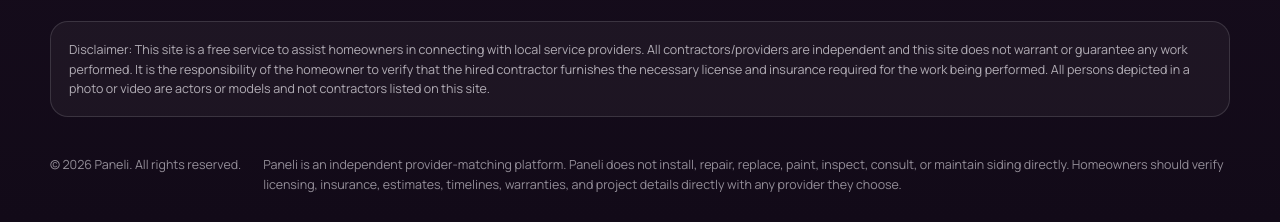
<file: contact.html>
<!DOCTYPE html>
<html lang="en">

<head>
    <meta charset="UTF-8">
    <meta name="viewport" content="width=device-width, initial-scale=1.0">

    <title>Contact Paneli | Request Siding Provider Matches</title>
    <meta name="description"
        content="Contact Paneli to request siding provider comparison options for installation, replacement, repair, or consultation.">

    <link rel="icon" type="image/svg+xml" href="./assets/icons/favicon.svg">
    <link rel="preconnect" href="https://fonts.googleapis.com">
    <link rel="preconnect" href="https://fonts.gstatic.com" crossorigin>
    <link href="https://fonts.googleapis.com/css2?family=Manrope:wght@400;500;600;700;800&display=swap"
        rel="stylesheet">

    <link rel="stylesheet" href="./css/style.css">
</head>

<body class="contact-page">
    <div data-site-header></div>

    <main id="main">
        
        <section class="page-hero contact-hero">
            <div class="page-hero__media">
                <img src="./assets/images/hero-contact-siding-1.jpg"
                    alt="Modern home exterior with siding panels and facade detail">
            </div>
            <div class="page-hero__overlay" aria-hidden="true"></div>
            <div class="page-hero__panel-lines" aria-hidden="true"></div>

            <div class="container">
                <div class="page-hero__content">
                    <span class="page-hero__kicker">Contact Paneli</span>

                    <h1 class="page-hero__title">
                        Request Siding Provider <span>Comparison Options</span>
                    </h1>

                    <p class="page-hero__text">
                        Share your siding goal so <span data-company-name>Paneli</span> can help you organize provider
                        comparison around installation, replacement, repair, or consultation. Paneli does not perform
                        siding work directly.
                    </p>

                    <div class="page-hero__actions">
                        <a class="btn btn--primary" href="#contact-form" data-jump-to-form>
                            Start Request
                            <span aria-hidden="true">→</span>
                        </a>

                        <a class="btn btn--secondary" href="#" data-phone-link>
                            Call Now
                        </a>

                        <a class="btn btn--ghost" href="#" data-email-link>
                            Write to Us
                        </a>
                    </div>

                    <nav class="section-nav" aria-label="Contact page sections" data-section-nav>
                        <a href="#after-submit">After Submit</a>
                        <a href="#before-submit">Checklist</a>
                        <a href="#contact-form">Form</a>
                        <a href="#contact-options">Contact</a>
                        <a href="#aggregator-notice">Notice</a>
                    </nav>
                </div>
            </div>
        </section>

    
    <section class="after-submit-band" id="after-submit">
        <div class="after-submit-band__inner">
            <div class="after-submit-band__copy">
                <span class="after-submit-band__eyebrow">After you submit</span>
    
                <h2>We’re here to guide,<br>not to build.</h2>
    
                <p>
                    Paneli helps organize your siding comparison request so you can review
                    provider options with more clarity and confidence.
                </p>
    
                <a class="after-submit-band__link" href="about.html">
                    How Paneli Works
                    <span aria-hidden="true">→</span>
                </a>
            </div>
    
            <div class="after-submit-band__steps">
                <article class="after-submit-band__step">
                    <span class="after-submit-band__icon" aria-hidden="true">
                        <svg viewBox="0 0 24 24" fill="none">
                            <path d="M12 5.2 18.2 8.8v6.5c0 2.8-2.3 4.8-6.2 5.7-3.9-.9-6.2-2.9-6.2-5.7V8.8L12 5.2Z"
                                stroke="currentColor" stroke-width="1.4" />
                            <path d="M9.2 11.1h5.6M10.2 8.8h3.6M10.4 13.4h3.2" stroke="currentColor" stroke-width="1.4"
                                stroke-linecap="round" />
                        </svg>
                    </span>
    
                    <div class="after-submit-band__step-copy">
                        <h3>We connect you to local siding experts.</h3>
                    </div>
                </article>
    
                <article class="after-submit-band__step">
                    <span class="after-submit-band__icon" aria-hidden="true">
                        <svg viewBox="0 0 24 24" fill="none">
                            <circle cx="11" cy="11" r="5.6" stroke="currentColor" stroke-width="1.4" />
                            <path d="M15.3 15.3 20 20" stroke="currentColor" stroke-width="1.4" stroke-linecap="round" />
                        </svg>
                    </span>
    
                    <div class="after-submit-band__step-copy">
                        <h3>You compare options and get clarity.</h3>
                    </div>
                </article>
    
                <article class="after-submit-band__step">
                    <span class="after-submit-band__icon" aria-hidden="true">
                        <svg viewBox="0 0 24 24" fill="none">
                            <path
                                d="M4.8 7.8c0-1.2 1-2.2 2.2-2.2h10c1.2 0 2.2 1 2.2 2.2v6.1c0 1.2-1 2.2-2.2 2.2h-6l-3.7 2.4v-2.4H7c-1.2 0-2.2-1-2.2-2.2V7.8Z"
                                stroke="currentColor" stroke-width="1.4" stroke-linejoin="round" />
                            <path d="M8.6 10.8h6.8" stroke="currentColor" stroke-width="1.4" stroke-linecap="round" />
                        </svg>
                    </span>
    
                    <div class="after-submit-band__step-copy">
                        <h3>You choose who’s right for your home.</h3>
                    </div>
                </article>
            </div>
    
            <div class="after-submit-band__photo" aria-hidden="true"></div>
        </div>
    </section>

    
    <section class="before-submit" id="before-submit">
        <div class="before-submit__inner">
            <div class="before-submit__copy">
                <span class="before-submit__eyebrow">Before you submit</span>
    
                <h2>Prepare a clear request.</h2>
    
                <p>
                    A few focused details help organize your siding provider comparison before you submit the form.
                </p>
            </div>
    
            <div class="before-submit__list">
                <article class="before-submit-row">
                    <span class="before-submit-row__number">01</span>
    
                    <div>
                        <h3>Service type</h3>
                        <p>Choose installation, replacement, repair, or consultation.</p>
                    </div>
                </article>
    
                <article class="before-submit-row">
                    <span class="before-submit-row__number">02</span>
    
                    <div>
                        <h3>Project urgency</h3>
                        <p>Share whether the siding goal is urgent or planned for the future.</p>
                    </div>
                </article>
    
                <article class="before-submit-row">
                    <span class="before-submit-row__number">03</span>
    
                    <div>
                        <h3>Timeline</h3>
                        <p>Give an approximate timeframe so providers can discuss availability.</p>
                    </div>
                </article>
    
                <article class="before-submit-row">
                    <span class="before-submit-row__number">04</span>
    
                    <div>
                        <h3>Comparison goal</h3>
                        <p>Decide whether you want to review multiple provider options.</p>
                    </div>
                </article>
            </div>
        </div>
    </section>

        
        <section class="contact-form-section" id="contact-form">
            <div class="container contact-form-section__layout">
                <div class="contact-form-section__copy">
                    <div class="contact-form-section__heading">
                        <h2>Before You Submit</h2>
                        <span>A few tips to help you get better matches</span>
                    </div>
        
                    <div class="contact-steps">
                        <article class="contact-step">
                            <span>01</span>
                            <div>
                                <h3>Know your goals</h3>
                                <p>Share what matters most — look, durability, budget, or timeline.</p>
                            </div>
                        </article>
        
                        <article class="contact-step">
                            <span>02</span>
                            <div>
                                <h3>Share a few details</h3>
                                <p>The more we know, the more accurate your provider comparison can be.</p>
                            </div>
                        </article>
        
                        <article class="contact-step">
                            <span>03</span>
                            <div>
                                <h3>No pressure, ever</h3>
                                <p>You compare options and choose directly with independent providers.</p>
                            </div>
                        </article>
        
                        <article class="contact-step">
                            <span>04</span>
                            <div>
                                <h3>Free to compare</h3>
                                <p>There is no cost or obligation to submit a matching request.</p>
                            </div>
                        </article>
                    </div>
                </div>
        
                <div class="form-panel">
                    <div class="form-panel__header">
                        <h2>Tell Us About Your Project</h2>
                    </div>
        
                    <form class="paneli-form" data-paneli-form novalidate>
                        <div class="form-grid">
                            <div class="form-field">
                                <label for="fullName">Full Name</label>
                                <input id="fullName" name="fullName" type="text" autocomplete="name" placeholder="Full Name"
                                    required>
                                <span class="form-error" data-error-for="fullName" aria-live="polite"></span>
                            </div>
        
                            <div class="form-field">
                                <label for="phone">Phone</label>
                                <input id="phone" name="phone" type="tel" autocomplete="tel" placeholder="Phone" required>
                                <span class="form-error" data-error-for="phone" aria-live="polite"></span>
                            </div>
        
                            <div class="form-field form-field--full">
                                <label for="email">Email</label>
                                <input id="email" name="email" type="email" autocomplete="email" placeholder="Email" required>
                                <span class="form-error" data-error-for="email" aria-live="polite"></span>
                            </div>
        
                            <div class="form-field form-field--full">
                                <label for="selectedService">Selected Service</label>
                                <select id="selectedService" name="selectedService" required>
                                    <option value="">Select a service</option>
                                    <option value="siding-installation">Siding Installation</option>
                                    <option value="siding-replacement">Siding Replacement</option>
                                    <option value="siding-repair">Siding Repair</option>
                                    <option value="siding-consultation">Siding Consultation</option>
                                </select>
                                <span class="form-error" data-error-for="selectedService" aria-live="polite"></span>
                            </div>
        
                            <div class="form-field form-field--full">
                                <label for="message">Message</label>
                                <textarea id="message" name="message" placeholder="Tell us about your project..."
                                    required></textarea>
                                <span class="form-error" data-error-for="message" aria-live="polite"></span>
                            </div>
                        </div>
        
                        <button class="contact-form-submit" type="submit">
                            Submit Request
                            <span aria-hidden="true">→</span>
                        </button>
        
                        <p class="form-status" data-form-status aria-live="polite"></p>
        
                        <p class="form-note">
                            <span aria-hidden="true">▣</span>
                            Your information is secure and used only to support your provider comparison request.
                        </p>
                    </form>
                </div>
            </div>
        </section>

    
    <section class="aggregator-notice" id="aggregator-notice">
        <div class="aggregator-notice__overlay" aria-hidden="true"></div>
    
        <div class="aggregator-notice__inner">
            <div class="aggregator-notice__copy">
                <span class="aggregator-notice__eyebrow">Aggregator notice</span>
    
                <h2>Compare providers. Verify directly.</h2>
    
                <p>
                    Paneli helps organize siding provider comparison. Independent companies handle estimates,
                    availability, work scope, warranties, and project terms.
                </p>
            </div>
    
            <div class="aggregator-notice__details">
                <div class="aggregator-notice__group">
                    <span class="aggregator-notice__label">Paneli can help</span>
    
                    <ul>
                        <li>
                            <span>01</span>
                            <p>Organize installation, replacement, repair, and consultation comparison.</p>
                        </li>
                        <li>
                            <span>02</span>
                            <p>Help homeowners compare provider options by project intent.</p>
                        </li>
                        <li>
                            <span>03</span>
                            <p>Keep the request focused before direct provider conversations.</p>
                        </li>
                    </ul>
                </div>
    
                <div class="aggregator-notice__group">
                    <span class="aggregator-notice__label">Homeowners verify</span>
    
                    <ul>
                        <li>
                            <span>01</span>
                            <p>Licensing, insurance, estimate detail, and pricing.</p>
                        </li>
                        <li>
                            <span>02</span>
                            <p>Timeline, availability, materials, labor, and disposal.</p>
                        </li>
                        <li>
                            <span>03</span>
                            <p>Warranty terms and project details directly with providers.</p>
                        </li>
                    </ul>
                </div>
            </div>
        </div>
    </section>
        
        <section class="section section--light contact-faq">
            <div class="container contact-faq__layout">
                <div class="contact-faq__copy">
                    <span class="section__eyebrow">FAQ</span>
                    <h2>Frequently Asked Questions</h2>
                    <p>
                        These answers keep the request process clear while reminding homeowners that providers are
                        independent.
                    </p>
                </div>

                <div>
                    <div class="faq-list" data-faq-list="contact"></div>
                    <div data-faq-schema="contact"></div>
                </div>
            </div>
        </section>

        
        <section class="section contact-final-cta">
            <div class="container">
                <div class="cta-strip">
                    <div class="cta-strip__inner">
                        <div>
                            <h2>Ready to compare siding provider options?</h2>
                            <p>
                                Start with a short request and review independent provider options directly.
                            </p>
                        </div>

                        <div class="page-hero__actions">
                            <a class="btn btn--primary" href="#contact-form" data-jump-to-form>
                                Start Request
                                <span aria-hidden="true">→</span>
                            </a>

                            <a class="btn btn--ghost" href="services.html">
                                View Services
                                <span aria-hidden="true">→</span>
                            </a>
                        </div>
                    </div>
                </div>
            </div>
        </section>
    </main>

    <div data-site-footer></div>
    <div data-policy-banner></div>

    <script src="./js/config.js" defer></script>
    <script src="./js/main.js" defer></script>
    <script src="./js/contact.js" defer></script>
</body>

</html>
</file>
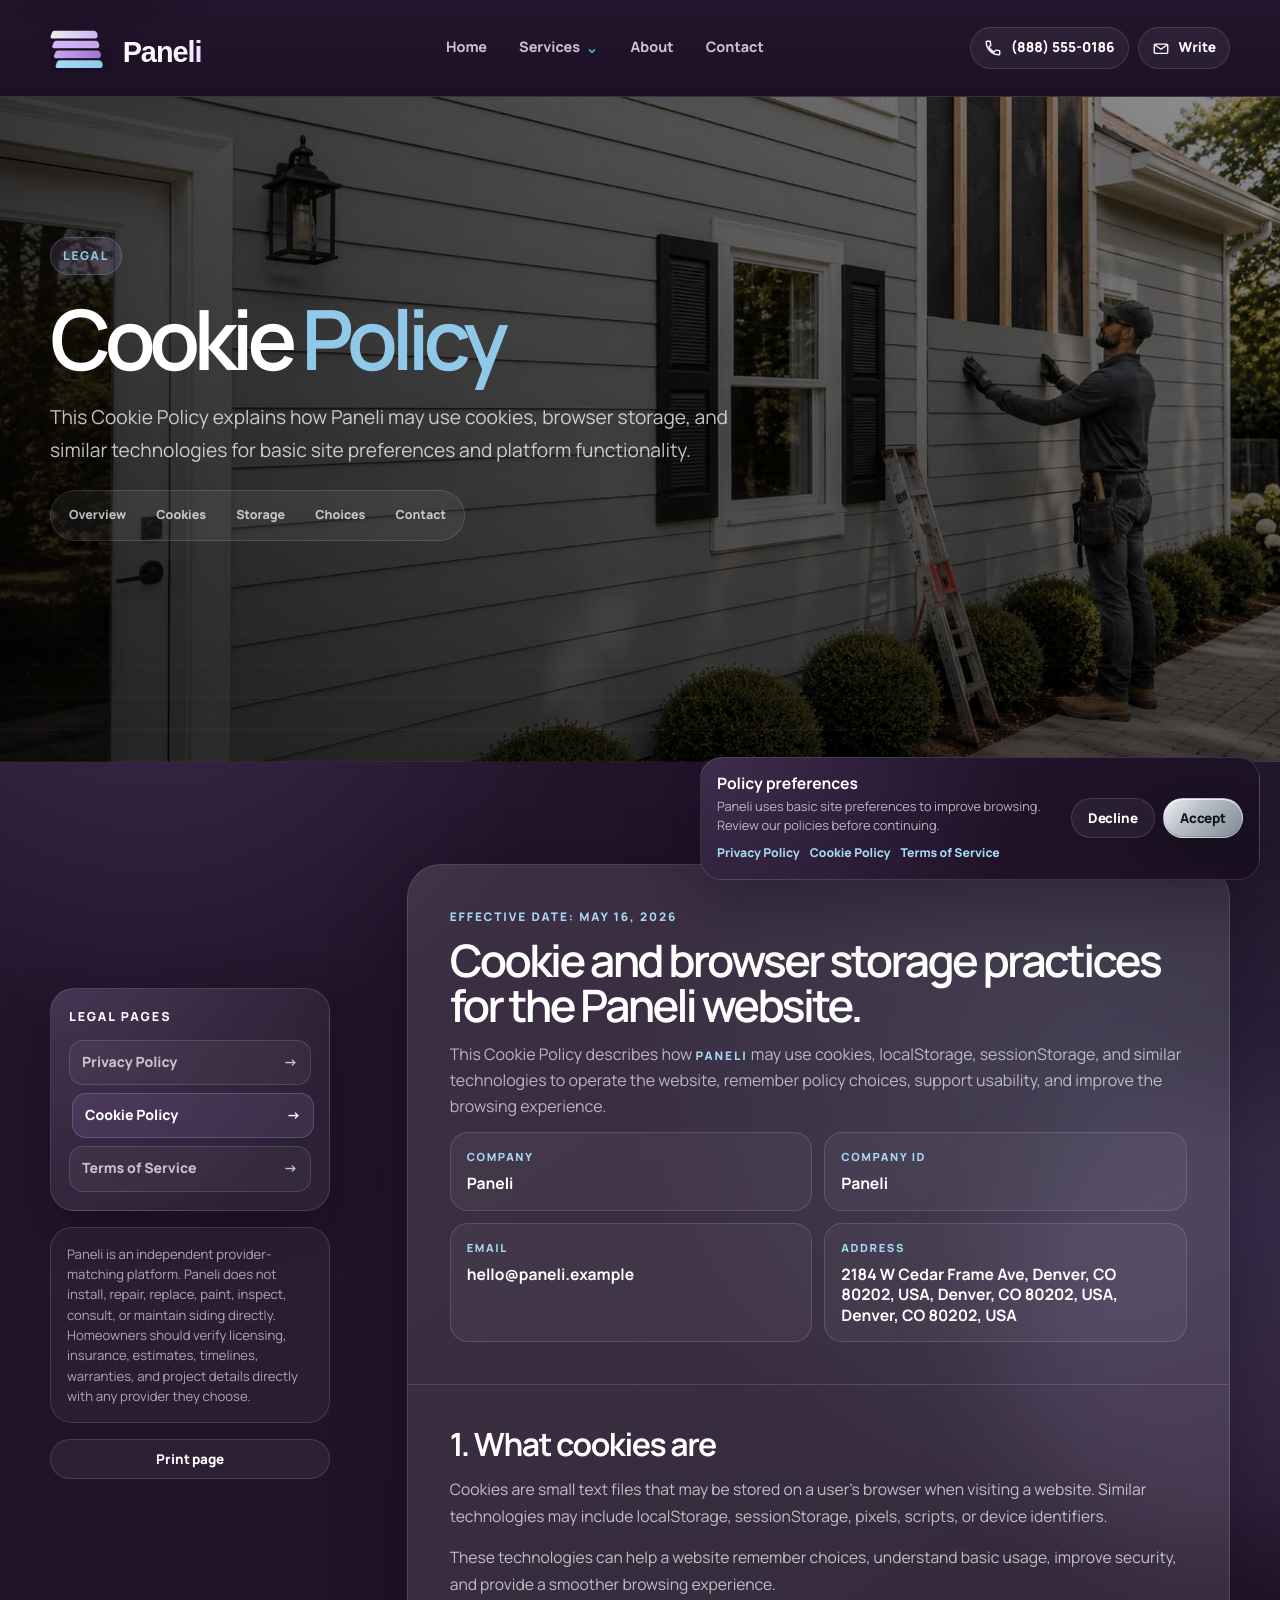
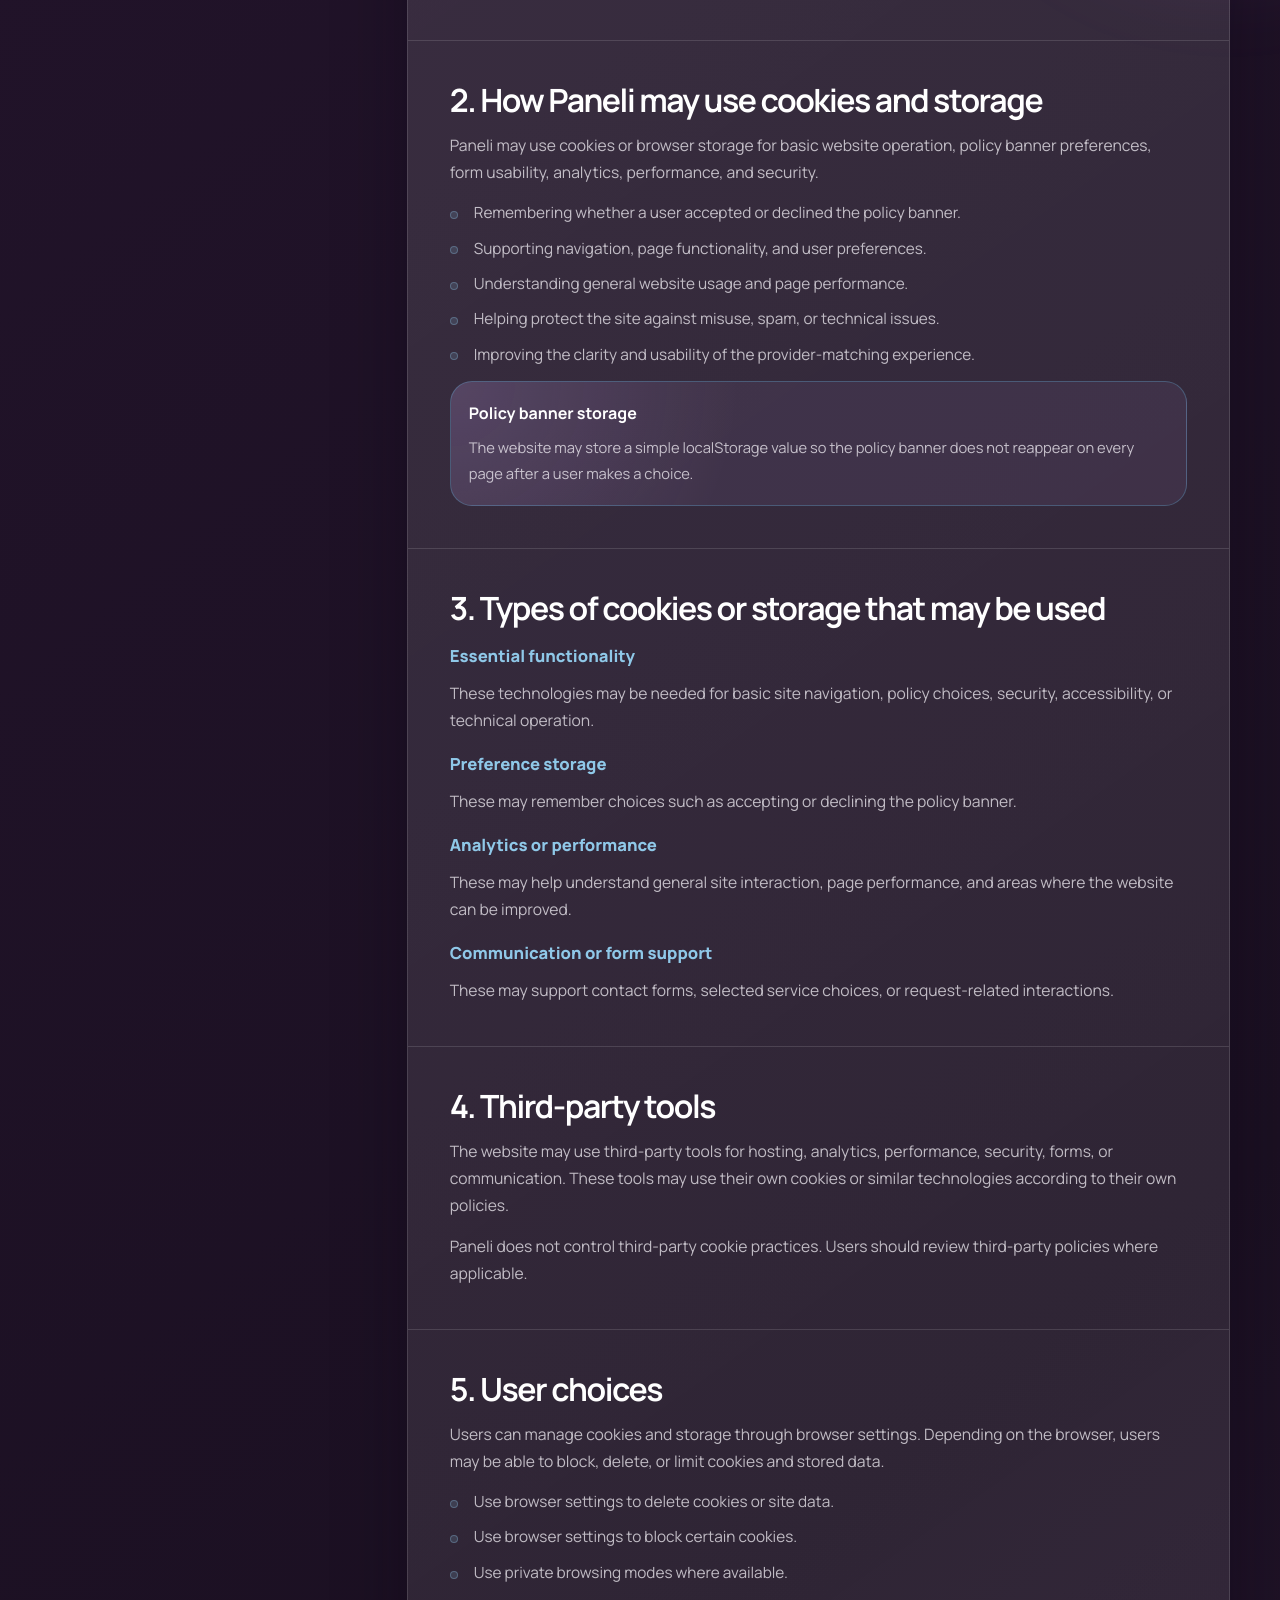
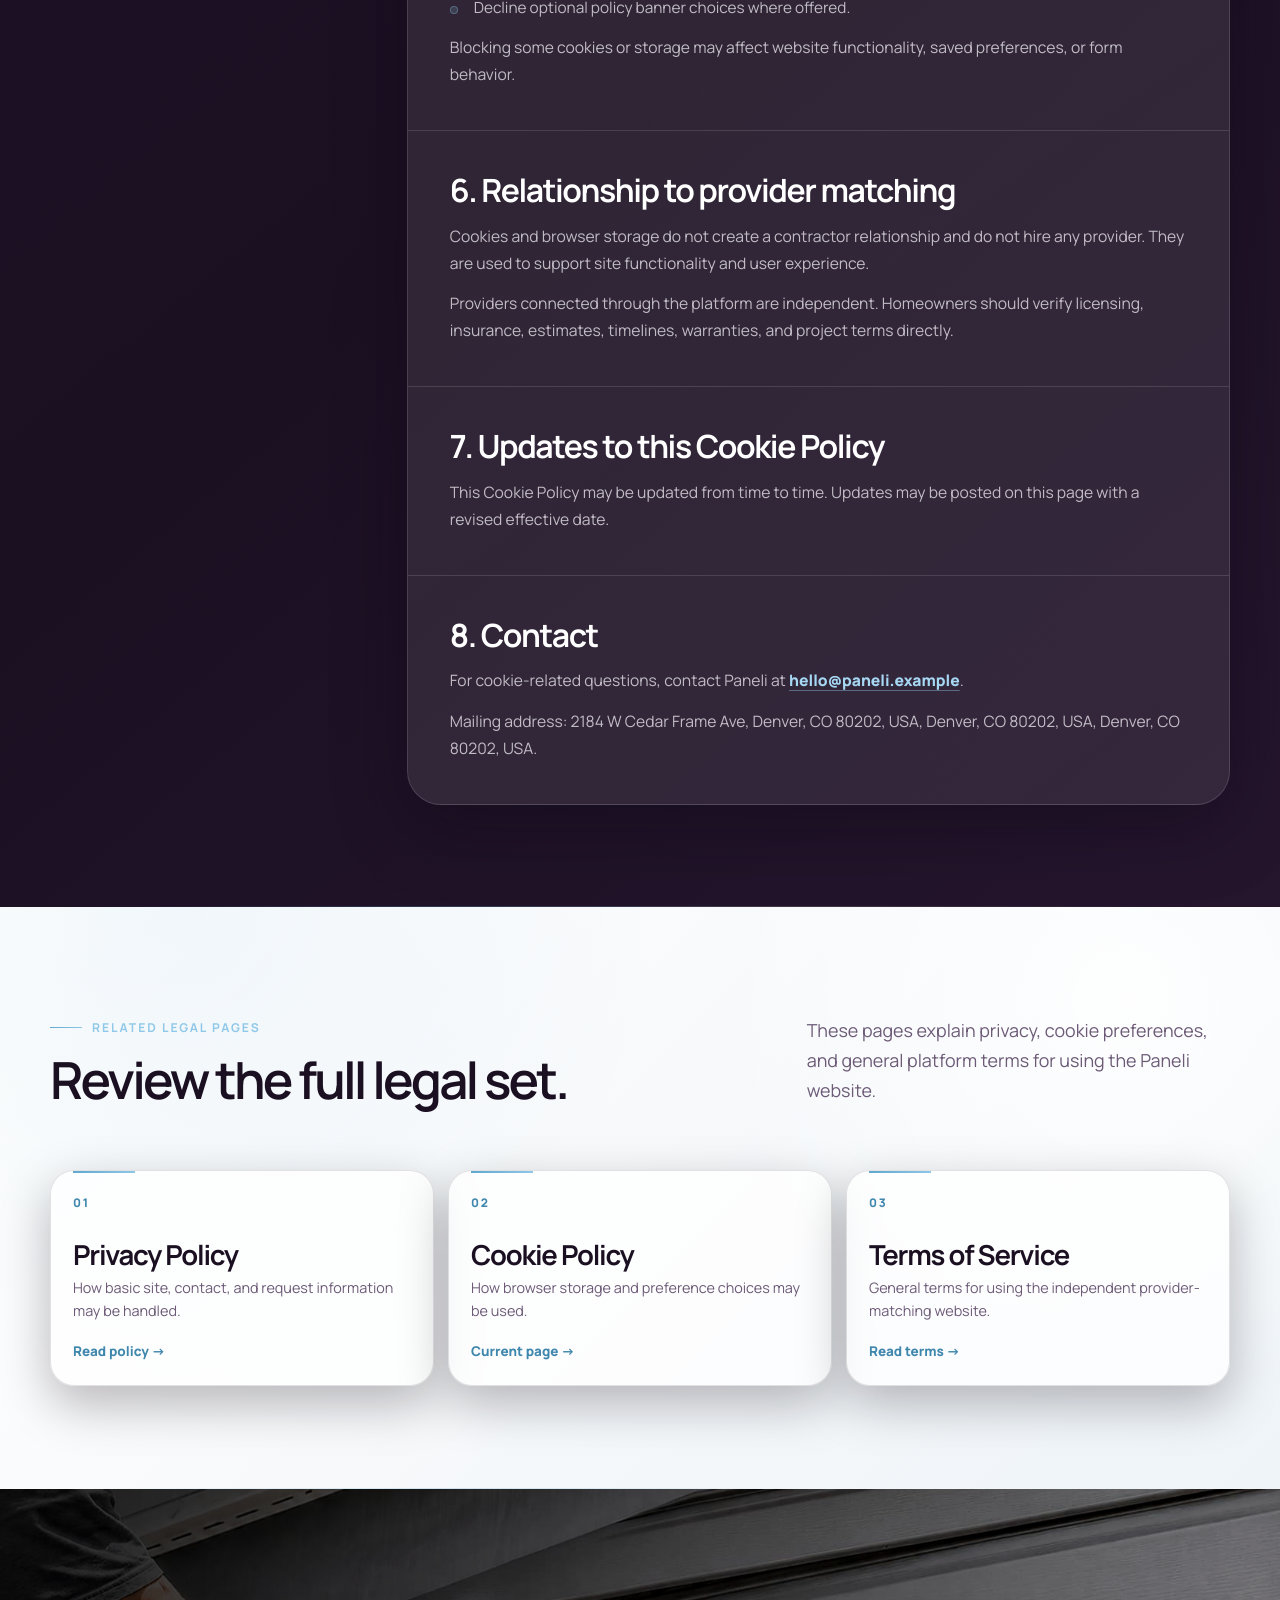
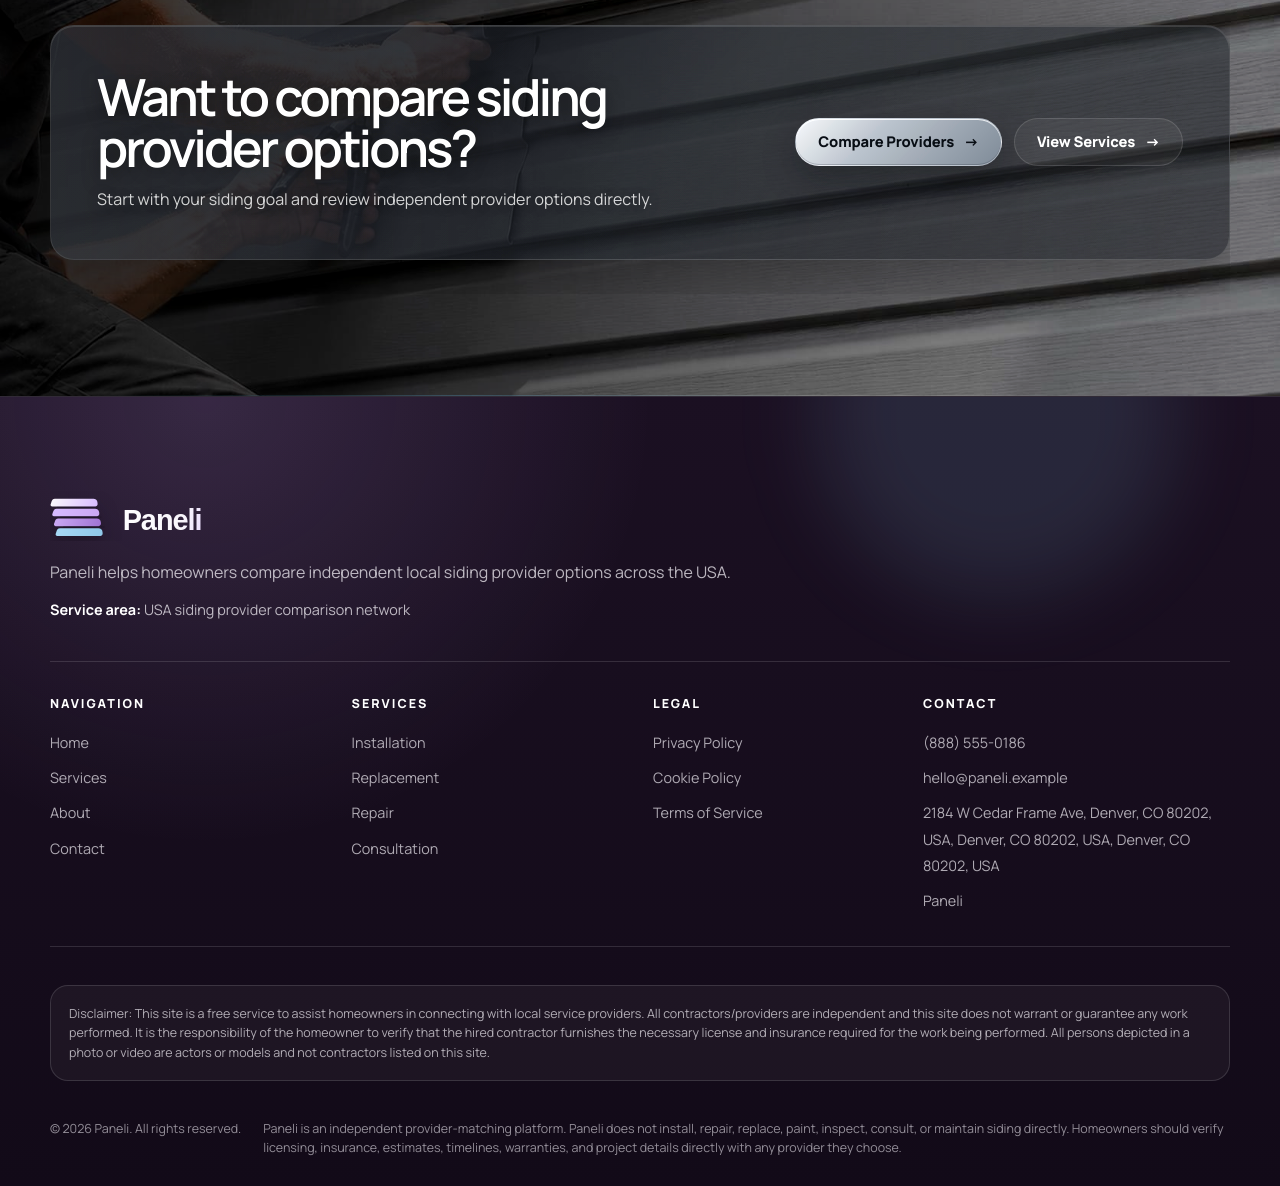
<file: cookie-policy.html>
<!DOCTYPE html>
<html lang="en">

<head>
    <meta charset="UTF-8">
    <meta name="viewport" content="width=device-width, initial-scale=1.0">

    <title>Cookie Policy | Paneli</title>
    <meta name="description"
        content="Read the Paneli Cookie Policy for information about basic site preferences and browser storage.">

    <link rel="icon" type="image/svg+xml" href="./assets/icons/favicon.svg">
    <link rel="preconnect" href="https://fonts.googleapis.com">
    <link rel="preconnect" href="https://fonts.gstatic.com" crossorigin>
    <link href="https://fonts.googleapis.com/css2?family=Manrope:wght@400;500;600;700;800&display=swap"
        rel="stylesheet">

    <link rel="stylesheet" href="./css/style.css">
</head>

<body class="legal-page">
    <div data-site-header></div>

    <main id="main">
        
        <section class="page-hero legal-hero">
            <div class="page-hero__media">
                <img src="./assets/images/hero-about-siding.jpg" alt="Modern siding exterior texture">
            </div>
            <div class="page-hero__overlay" aria-hidden="true"></div>
            <div class="page-hero__panel-lines" aria-hidden="true"></div>

            <div class="container">
                <div class="page-hero__content">
                    <span class="page-hero__kicker">Legal</span>

                    <h1 class="page-hero__title">
                        Cookie <span>Policy</span>
                    </h1>

                    <p class="page-hero__text">
                        This Cookie Policy explains how <span data-company-name>Paneli</span> may use cookies, browser
                        storage, and similar technologies for basic site preferences and platform functionality.
                    </p>

                    <nav class="section-nav" aria-label="Cookie policy sections" data-legal-section-nav>
                        <a href="#overview">Overview</a>
                        <a href="#cookies">Cookies</a>
                        <a href="#storage">Storage</a>
                        <a href="#choices">Choices</a>
                        <a href="#contact">Contact</a>
                    </nav>
                </div>
            </div>
        </section>

        
        <section class="section legal-content">
            <div class="container legal-content__layout">
                <aside class="legal-sidebar" aria-label="Legal navigation">
                    <div class="legal-sidebar__card">
                        <h2>Legal pages</h2>

                        <ul>
                            <li>
                                <a href="privacy-policy.html">
                                    Privacy Policy
                                    <span aria-hidden="true">→</span>
                                </a>
                            </li>
                            <li>
                                <a href="cookie-policy.html">
                                    Cookie Policy
                                    <span aria-hidden="true">→</span>
                                </a>
                            </li>
                            <li>
                                <a href="terms-of-service.html">
                                    Terms of Service
                                    <span aria-hidden="true">→</span>
                                </a>
                            </li>
                        </ul>
                    </div>

                    <p class="legal-sidebar__note" data-legal-notice>
                        Paneli is an independent provider-matching platform. Paneli does not install, repair, replace,
                        paint, inspect, consult, or maintain siding directly.
                    </p>

                    <button class="btn btn--ghost btn--small" type="button" data-print-page>
                        Print page
                    </button>
                </aside>

                <article class="legal-document">
                    <header class="legal-document__intro" id="overview">
                        <span>Effective date: May 16, 2026</span>
                        <h2>Cookie and browser storage practices for the Paneli website.</h2>
                        <p>
                            This Cookie Policy describes how <span data-company-name>Paneli</span> may use cookies,
                            localStorage, sessionStorage, and similar technologies to operate the website, remember
                            policy choices, support usability, and improve the browsing experience.
                        </p>

                        <div class="legal-meta-grid">
                            <div class="legal-meta-card">
                                <span>Company</span>
                                <strong data-company-name>Paneli</strong>
                            </div>

                            <div class="legal-meta-card">
                                <span>Company ID</span>
                                <strong data-company-id>Paneli Provider Matching LLC</strong>
                            </div>

                            <div class="legal-meta-card">
                                <span>Email</span>
                                <strong data-email-text>hello@paneli.example</strong>
                            </div>

                            <div class="legal-meta-card">
                                <span>Address</span>
                                <strong data-address-text>2184 W Cedar Frame Ave, Denver, CO 80202, USA</strong>
                            </div>
                        </div>
                    </header>

                    <section class="legal-section" id="cookies">
                        <h2>1. What cookies are</h2>
                        <p>
                            Cookies are small text files that may be stored on a user’s browser when visiting a website.
                            Similar technologies may include localStorage, sessionStorage, pixels, scripts, or device
                            identifiers.
                        </p>

                        <p>
                            These technologies can help a website remember choices, understand basic usage, improve
                            security, and provide a smoother browsing experience.
                        </p>
                    </section>

                    <section class="legal-section" id="storage">
                        <h2>2. How Paneli may use cookies and storage</h2>
                        <p>
                            <span data-company-name>Paneli</span> may use cookies or browser storage for basic website
                            operation, policy banner preferences, form usability, analytics, performance, and security.
                        </p>

                        <ul>
                            <li>Remembering whether a user accepted or declined the policy banner.</li>
                            <li>Supporting navigation, page functionality, and user preferences.</li>
                            <li>Understanding general website usage and page performance.</li>
                            <li>Helping protect the site against misuse, spam, or technical issues.</li>
                            <li>Improving the clarity and usability of the provider-matching experience.</li>
                        </ul>

                        <div class="legal-callout">
                            <strong>Policy banner storage</strong>
                            <p>
                                The website may store a simple localStorage value so the policy banner does not reappear
                                on every page after a user makes a choice.
                            </p>
                        </div>
                    </section>

                    <section class="legal-section">
                        <h2>3. Types of cookies or storage that may be used</h2>

                        <h3>Essential functionality</h3>
                        <p>
                            These technologies may be needed for basic site navigation, policy choices, security,
                            accessibility, or technical operation.
                        </p>

                        <h3>Preference storage</h3>
                        <p>
                            These may remember choices such as accepting or declining the policy banner.
                        </p>

                        <h3>Analytics or performance</h3>
                        <p>
                            These may help understand general site interaction, page performance, and areas where the
                            website can be improved.
                        </p>

                        <h3>Communication or form support</h3>
                        <p>
                            These may support contact forms, selected service choices, or request-related interactions.
                        </p>
                    </section>

                    <section class="legal-section">
                        <h2>4. Third-party tools</h2>
                        <p>
                            The website may use third-party tools for hosting, analytics, performance, security, forms,
                            or communication. These tools may use their own cookies or similar technologies according to
                            their own policies.
                        </p>

                        <p>
                            <span data-company-name>Paneli</span> does not control third-party cookie practices. Users
                            should review third-party policies where applicable.
                        </p>
                    </section>

                    <section class="legal-section" id="choices">
                        <h2>5. User choices</h2>
                        <p>
                            Users can manage cookies and storage through browser settings. Depending on the browser,
                            users may be able to block, delete, or limit cookies and stored data.
                        </p>

                        <ul>
                            <li>Use browser settings to delete cookies or site data.</li>
                            <li>Use browser settings to block certain cookies.</li>
                            <li>Use private browsing modes where available.</li>
                            <li>Decline optional policy banner choices where offered.</li>
                        </ul>

                        <p>
                            Blocking some cookies or storage may affect website functionality, saved preferences, or
                            form behavior.
                        </p>
                    </section>

                    <section class="legal-section">
                        <h2>6. Relationship to provider matching</h2>
                        <p>
                            Cookies and browser storage do not create a contractor relationship and do not hire any
                            provider. They are used to support site functionality and user experience.
                        </p>

                        <p>
                            Providers connected through the platform are independent. Homeowners should verify
                            licensing, insurance, estimates, timelines, warranties, and project terms directly.
                        </p>
                    </section>

                    <section class="legal-section">
                        <h2>7. Updates to this Cookie Policy</h2>
                        <p>
                            This Cookie Policy may be updated from time to time. Updates may be posted on this page with
                            a revised effective date.
                        </p>
                    </section>

                    <section class="legal-section" id="contact">
                        <h2>8. Contact</h2>
                        <p>
                            For cookie-related questions, contact <span data-company-name>Paneli</span> at <a href="#"
                                data-email-link data-email-text>hello@paneli.example</a>.
                        </p>

                        <p>
                            Mailing address: <span data-address-text>2184 W Cedar Frame Ave, Denver, CO 80202,
                                USA</span>.
                        </p>
                    </section>
                </article>
            </div>
        </section>

        
        <section class="section section--light legal-links-section">
            <div class="container">
                <div class="section__header">
                    <div>
                        <span class="section__eyebrow">Related legal pages</span>
                        <h2 class="section__title">Review the full legal set.</h2>
                    </div>

                    <p class="section__text">
                        These pages explain privacy, cookie preferences, and general platform terms for using the Paneli
                        website.
                    </p>
                </div>

                <div class="legal-links-grid">
                    <a class="legal-link-card" href="privacy-policy.html">
                        <span>01</span>
                        <div>
                            <h2>Privacy Policy</h2>
                            <p>How basic site, contact, and request information may be handled.</p>
                        </div>
                        <b>Read policy →</b>
                    </a>

                    <a class="legal-link-card" href="cookie-policy.html">
                        <span>02</span>
                        <div>
                            <h2>Cookie Policy</h2>
                            <p>How browser storage and preference choices may be used.</p>
                        </div>
                        <b>Current page →</b>
                    </a>

                    <a class="legal-link-card" href="terms-of-service.html">
                        <span>03</span>
                        <div>
                            <h2>Terms of Service</h2>
                            <p>General terms for using the independent provider-matching website.</p>
                        </div>
                        <b>Read terms →</b>
                    </a>
                </div>
            </div>
        </section>

        
        <section class="section legal-final-cta">
            <div class="container">
                <div class="cta-strip">
                    <div class="cta-strip__inner">
                        <div>
                            <h2>Want to compare siding provider options?</h2>
                            <p>
                                Start with your siding goal and review independent provider options directly.
                            </p>
                        </div>

                        <div class="page-hero__actions">
                            <a class="btn btn--primary" href="contact.html">
                                Compare Providers
                                <span aria-hidden="true">→</span>
                            </a>

                            <a class="btn btn--ghost" href="services.html">
                                View Services
                                <span aria-hidden="true">→</span>
                            </a>
                        </div>
                    </div>
                </div>
            </div>
        </section>
    </main>

    <div data-site-footer></div>
    <div data-policy-banner></div>

    <script src="./js/config.js" defer></script>
    <script src="./js/main.js" defer></script>
    <script src="./js/legal.js" defer></script>
</body>

</html>
</file>
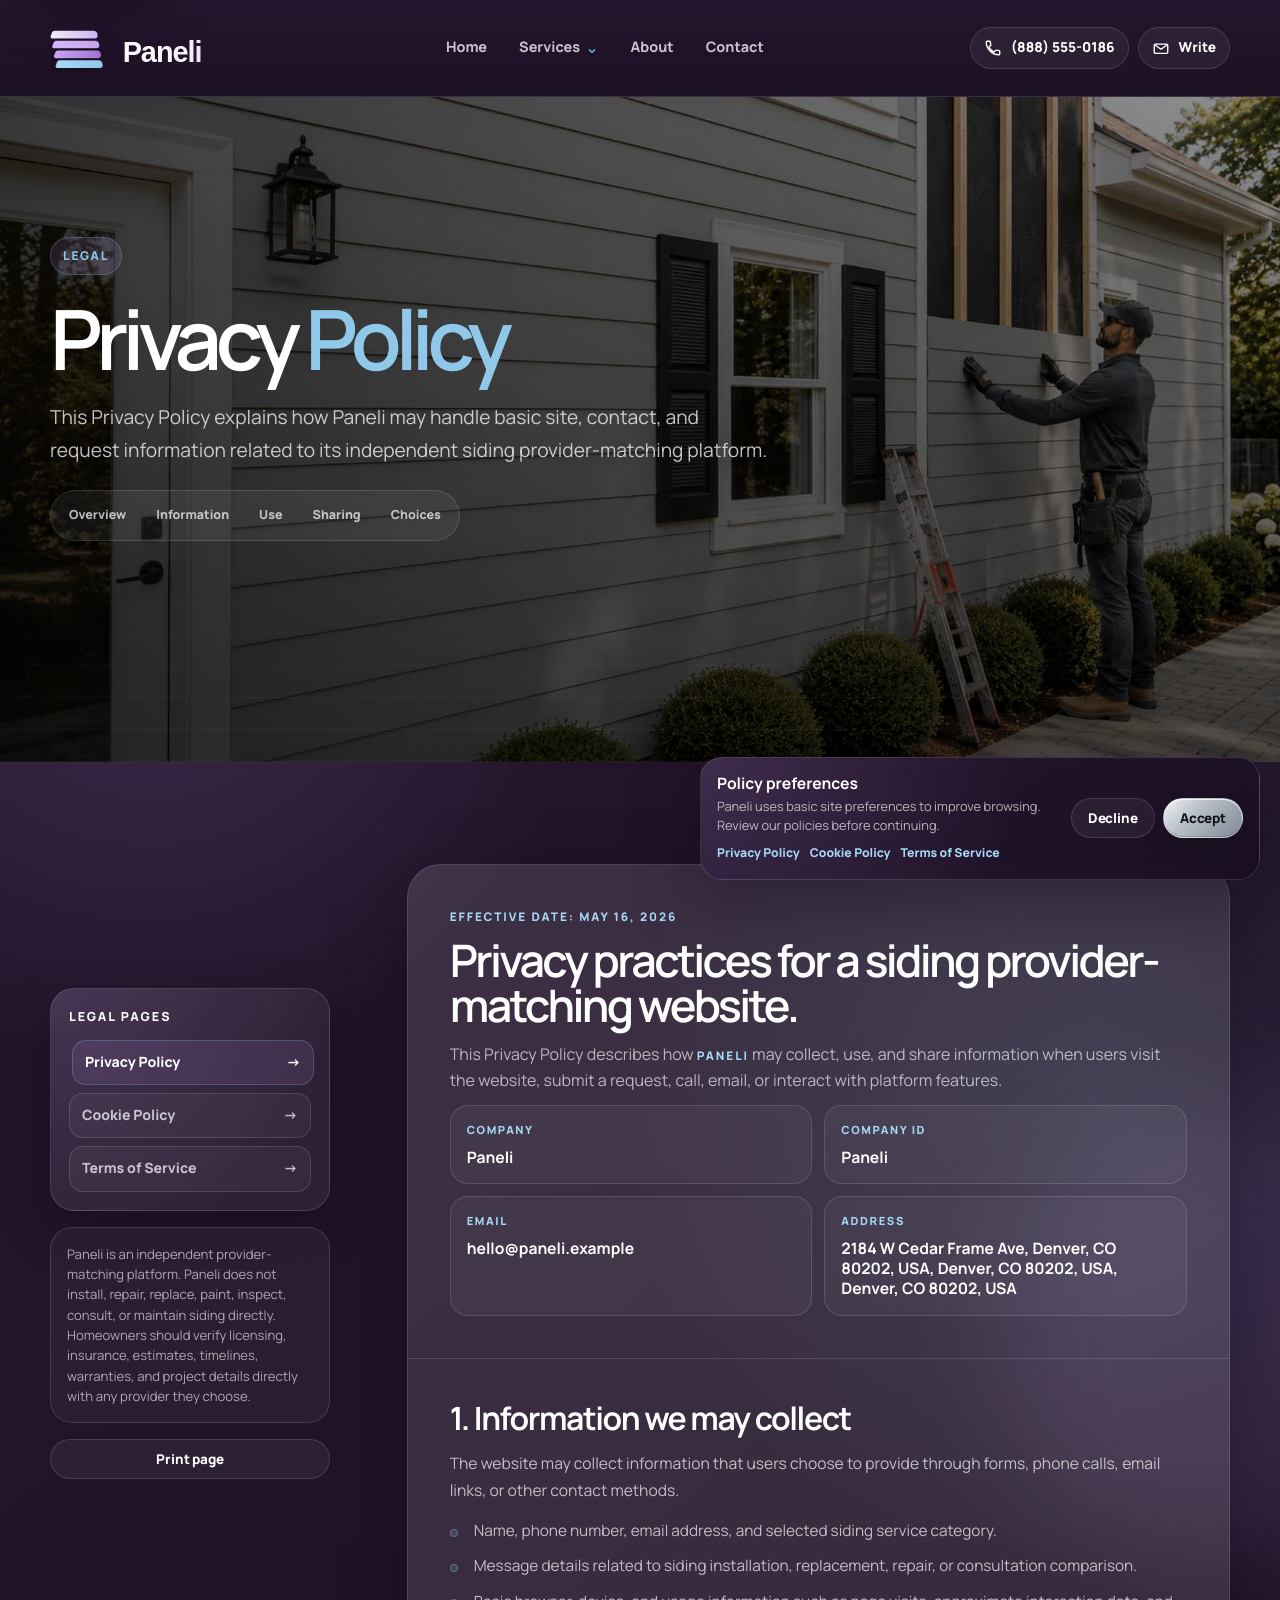
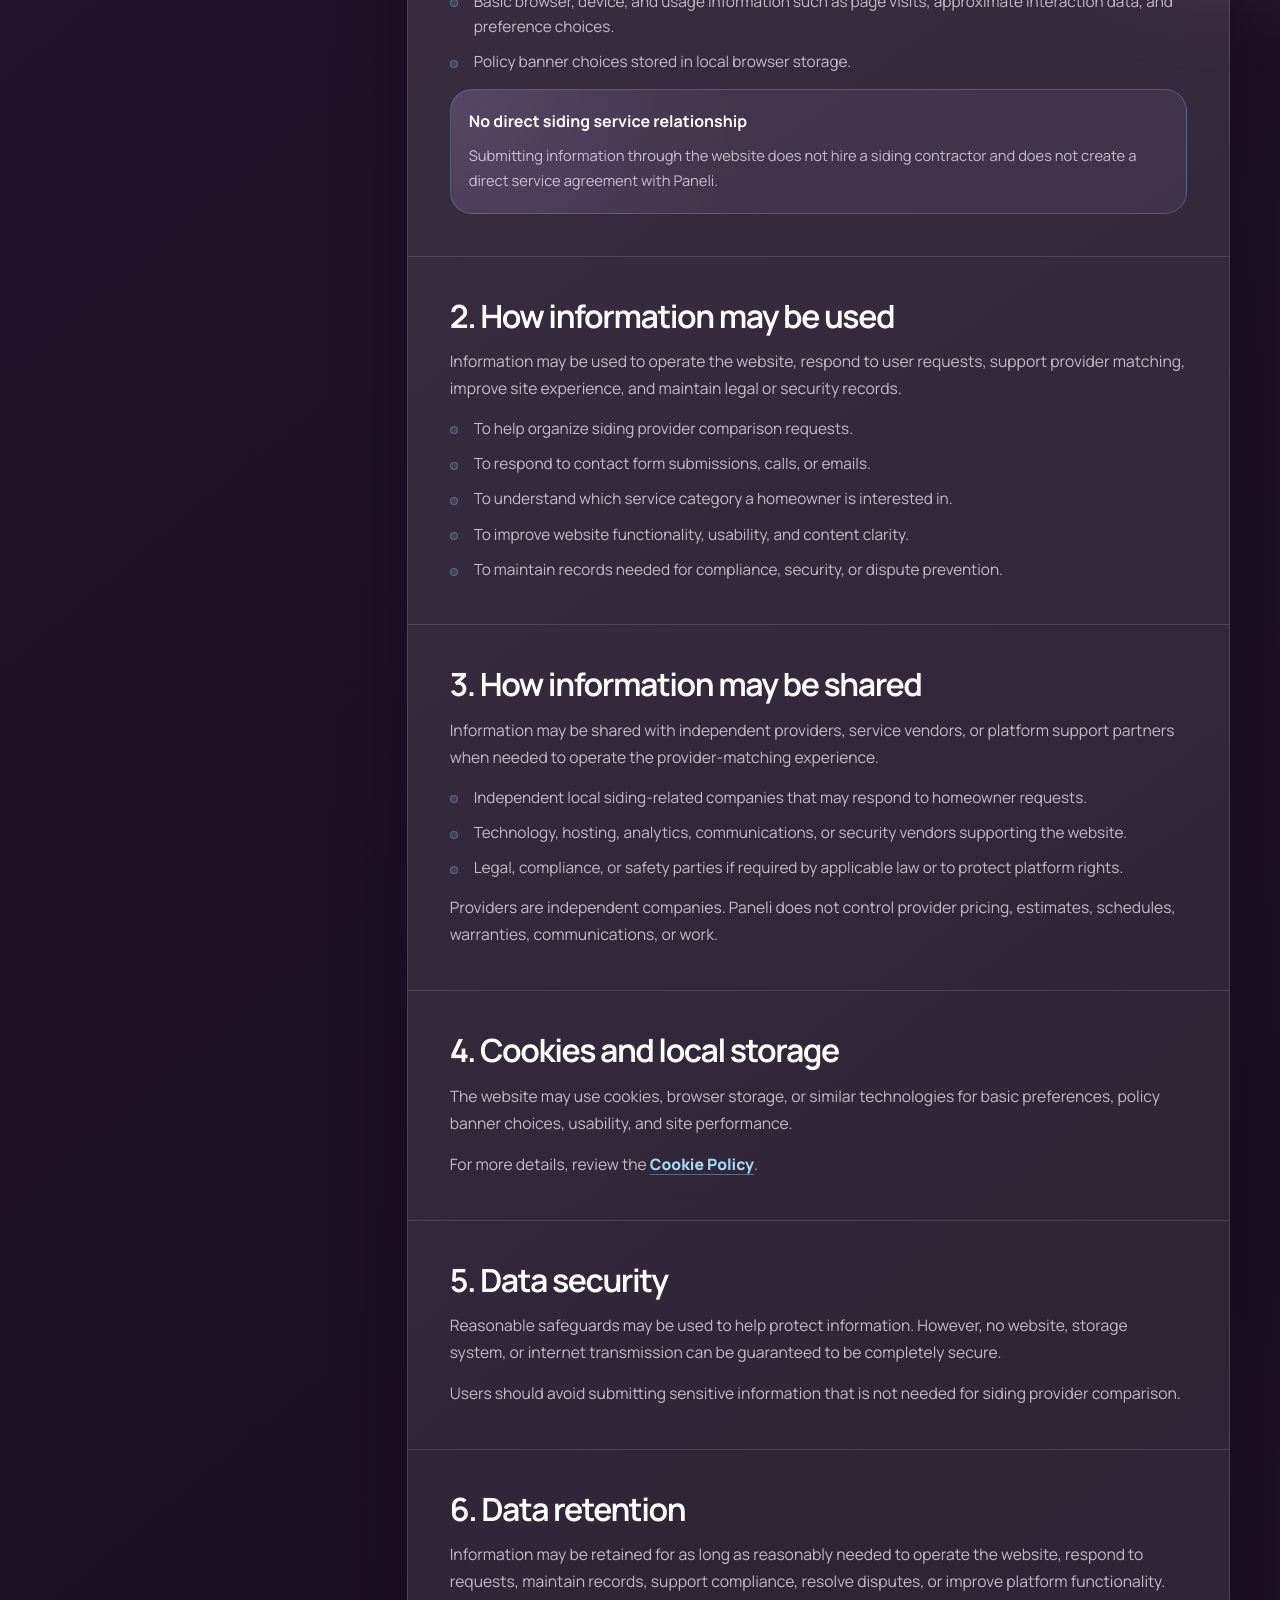
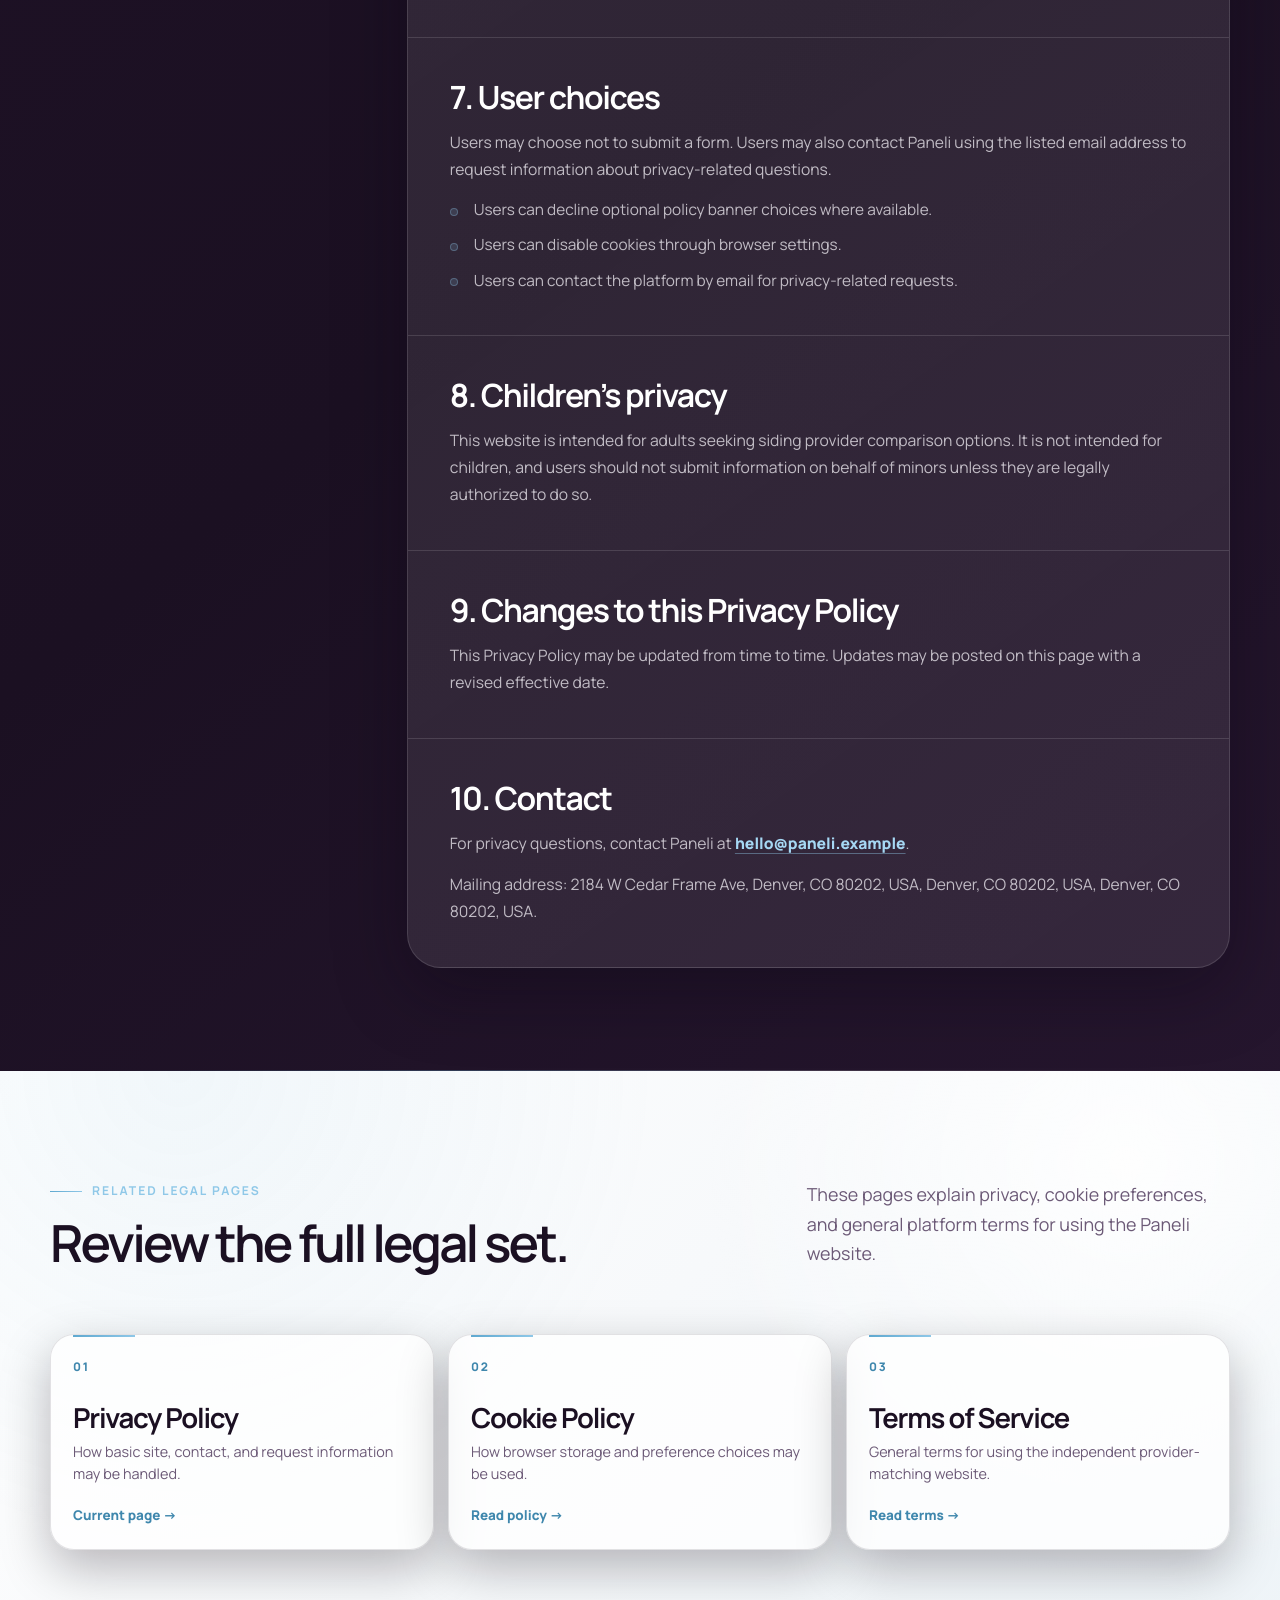
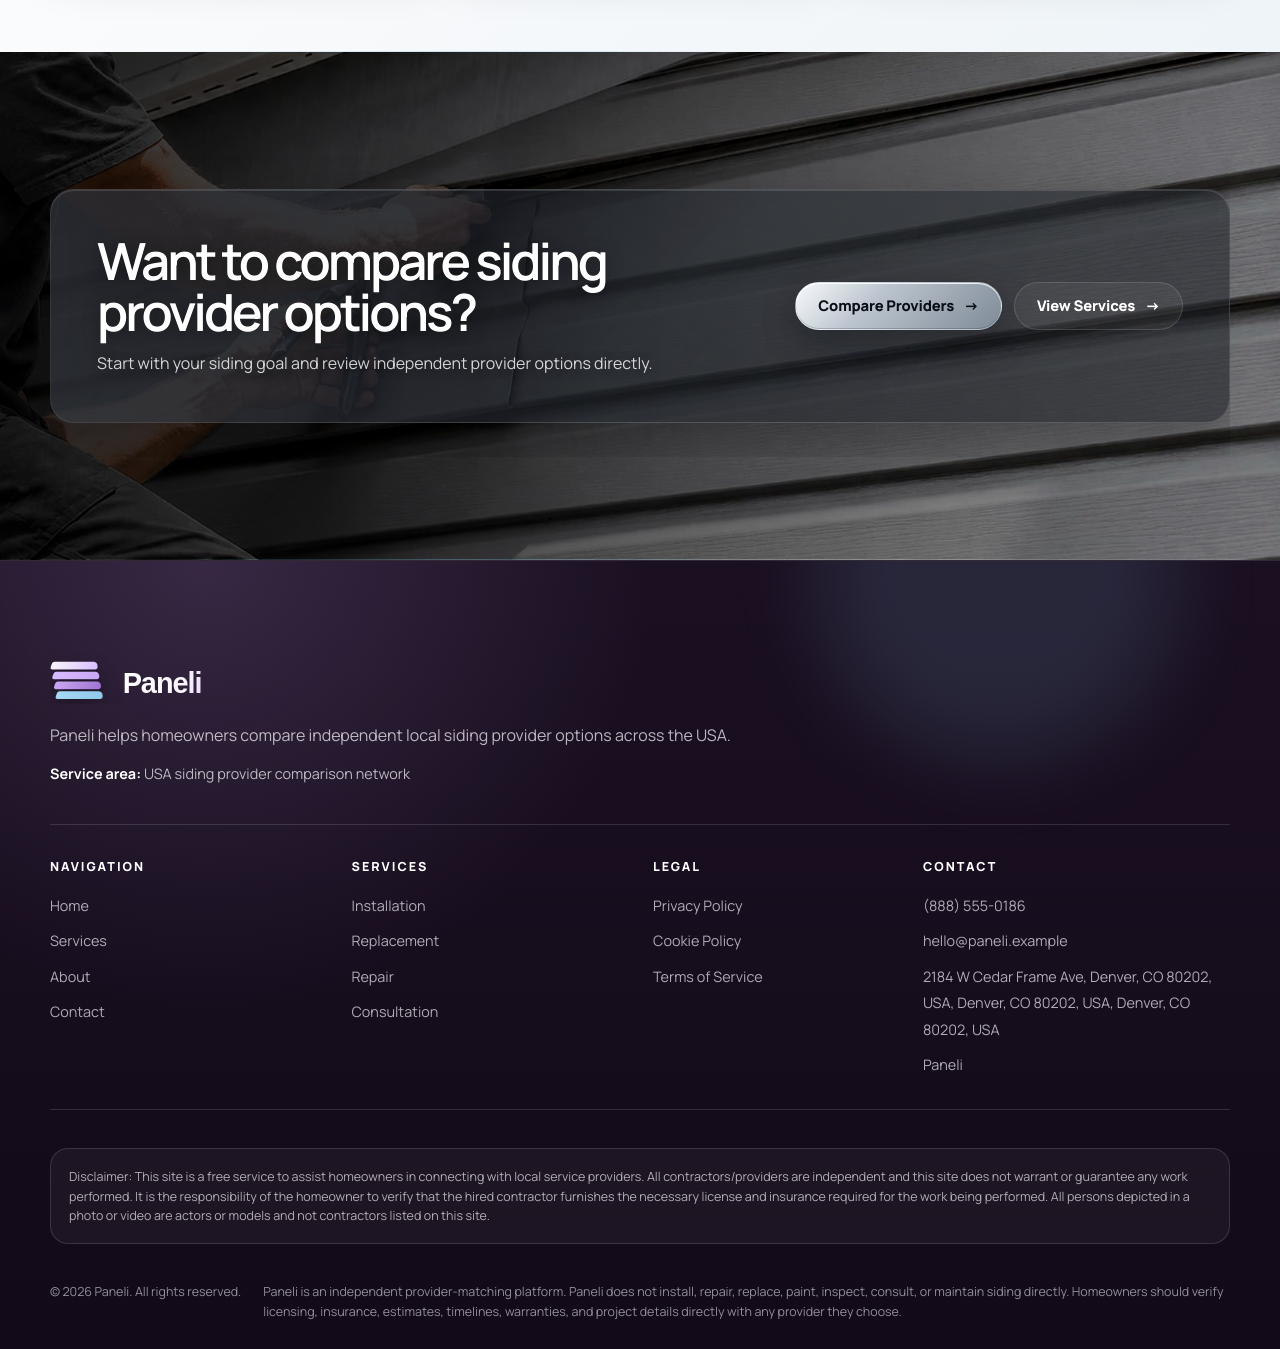
<file: privacy-policy.html>
<!DOCTYPE html>
<html lang="en">

<head>
    <meta charset="UTF-8">
    <meta name="viewport" content="width=device-width, initial-scale=1.0">

    <title>Privacy Policy | Paneli</title>
    <meta name="description"
        content="Read the Paneli Privacy Policy for information about how the provider-matching platform handles basic site and request information.">

    <link rel="icon" type="image/svg+xml" href="./assets/icons/favicon.svg">
    <link rel="preconnect" href="https://fonts.googleapis.com">
    <link rel="preconnect" href="https://fonts.gstatic.com" crossorigin>
    <link href="https://fonts.googleapis.com/css2?family=Manrope:wght@400;500;600;700;800&display=swap"
        rel="stylesheet">

    <link rel="stylesheet" href="./css/style.css">
</head>

<body class="legal-page">
    <div data-site-header></div>

    <main id="main">
        
        <section class="page-hero legal-hero">
            <div class="page-hero__media">
                <img src="./assets/images/hero-about-siding.jpg" alt="Modern siding exterior detail">
            </div>
            <div class="page-hero__overlay" aria-hidden="true"></div>
            <div class="page-hero__panel-lines" aria-hidden="true"></div>

            <div class="container">
                <div class="page-hero__content">
                    <span class="page-hero__kicker">Legal</span>

                    <h1 class="page-hero__title">
                        Privacy <span>Policy</span>
                    </h1>

                    <p class="page-hero__text">
                        This Privacy Policy explains how <span data-company-name>Paneli</span> may handle basic site,
                        contact, and request information related to its independent siding provider-matching platform.
                    </p>

                    <nav class="section-nav" aria-label="Privacy policy sections" data-legal-section-nav>
                        <a href="#overview">Overview</a>
                        <a href="#information">Information</a>
                        <a href="#use">Use</a>
                        <a href="#sharing">Sharing</a>
                        <a href="#choices">Choices</a>
                    </nav>
                </div>
            </div>
        </section>

        
        <section class="section legal-content">
            <div class="container legal-content__layout">
                <aside class="legal-sidebar" aria-label="Legal navigation">
                    <div class="legal-sidebar__card">
                        <h2>Legal pages</h2>

                        <ul>
                            <li>
                                <a href="privacy-policy.html">
                                    Privacy Policy
                                    <span aria-hidden="true">→</span>
                                </a>
                            </li>
                            <li>
                                <a href="cookie-policy.html">
                                    Cookie Policy
                                    <span aria-hidden="true">→</span>
                                </a>
                            </li>
                            <li>
                                <a href="terms-of-service.html">
                                    Terms of Service
                                    <span aria-hidden="true">→</span>
                                </a>
                            </li>
                        </ul>
                    </div>

                    <p class="legal-sidebar__note" data-legal-notice>
                        Paneli is an independent provider-matching platform. Paneli does not install, repair, replace,
                        paint, inspect, consult, or maintain siding directly.
                    </p>

                    <button class="btn btn--ghost btn--small" type="button" data-print-page>
                        Print page
                    </button>
                </aside>

                <article class="legal-document">
                    <header class="legal-document__intro" id="overview">
                        <span>Effective date: May 16, 2026</span>
                        <h2>Privacy practices for a siding provider-matching website.</h2>
                        <p>
                            This Privacy Policy describes how <span data-company-name>Paneli</span> may collect, use,
                            and share information when users visit the website, submit a request, call, email, or
                            interact with platform features.
                        </p>

                        <div class="legal-meta-grid">
                            <div class="legal-meta-card">
                                <span>Company</span>
                                <strong data-company-name>Paneli</strong>
                            </div>

                            <div class="legal-meta-card">
                                <span>Company ID</span>
                                <strong data-company-id>Paneli Provider Matching LLC</strong>
                            </div>

                            <div class="legal-meta-card">
                                <span>Email</span>
                                <strong data-email-text>hello@paneli.example</strong>
                            </div>

                            <div class="legal-meta-card">
                                <span>Address</span>
                                <strong data-address-text>2184 W Cedar Frame Ave, Denver, CO 80202, USA</strong>
                            </div>
                        </div>
                    </header>

                    <section class="legal-section" id="information">
                        <h2>1. Information we may collect</h2>
                        <p>
                            The website may collect information that users choose to provide through forms, phone calls,
                            email links, or other contact methods.
                        </p>

                        <ul>
                            <li>Name, phone number, email address, and selected siding service category.</li>
                            <li>Message details related to siding installation, replacement, repair, or consultation
                                comparison.</li>
                            <li>Basic browser, device, and usage information such as page visits, approximate
                                interaction data, and preference choices.</li>
                            <li>Policy banner choices stored in local browser storage.</li>
                        </ul>

                        <div class="legal-callout">
                            <strong>No direct siding service relationship</strong>
                            <p>
                                Submitting information through the website does not hire a siding contractor and does
                                not create a direct service agreement with <span data-company-name>Paneli</span>.
                            </p>
                        </div>
                    </section>

                    <section class="legal-section" id="use">
                        <h2>2. How information may be used</h2>
                        <p>
                            Information may be used to operate the website, respond to user requests, support provider
                            matching, improve site experience, and maintain legal or security records.
                        </p>

                        <ul>
                            <li>To help organize siding provider comparison requests.</li>
                            <li>To respond to contact form submissions, calls, or emails.</li>
                            <li>To understand which service category a homeowner is interested in.</li>
                            <li>To improve website functionality, usability, and content clarity.</li>
                            <li>To maintain records needed for compliance, security, or dispute prevention.</li>
                        </ul>
                    </section>

                    <section class="legal-section" id="sharing">
                        <h2>3. How information may be shared</h2>
                        <p>
                            Information may be shared with independent providers, service vendors, or platform support
                            partners when needed to operate the provider-matching experience.
                        </p>

                        <ul>
                            <li>Independent local siding-related companies that may respond to homeowner requests.</li>
                            <li>Technology, hosting, analytics, communications, or security vendors supporting the
                                website.</li>
                            <li>Legal, compliance, or safety parties if required by applicable law or to protect
                                platform rights.</li>
                        </ul>

                        <p>
                            Providers are independent companies. <span data-company-name>Paneli</span> does not control
                            provider pricing, estimates, schedules, warranties, communications, or work.
                        </p>
                    </section>

                    <section class="legal-section">
                        <h2>4. Cookies and local storage</h2>
                        <p>
                            The website may use cookies, browser storage, or similar technologies for basic preferences,
                            policy banner choices, usability, and site performance.
                        </p>

                        <p>
                            For more details, review the <a href="cookie-policy.html">Cookie Policy</a>.
                        </p>
                    </section>

                    <section class="legal-section">
                        <h2>5. Data security</h2>
                        <p>
                            Reasonable safeguards may be used to help protect information. However, no website, storage
                            system, or internet transmission can be guaranteed to be completely secure.
                        </p>

                        <p>
                            Users should avoid submitting sensitive information that is not needed for siding provider
                            comparison.
                        </p>
                    </section>

                    <section class="legal-section">
                        <h2>6. Data retention</h2>
                        <p>
                            Information may be retained for as long as reasonably needed to operate the website, respond
                            to requests, maintain records, support compliance, resolve disputes, or improve platform
                            functionality.
                        </p>
                    </section>

                    <section class="legal-section" id="choices">
                        <h2>7. User choices</h2>
                        <p>
                            Users may choose not to submit a form. Users may also contact <span
                                data-company-name>Paneli</span> using the listed email address to request information
                            about privacy-related questions.
                        </p>

                        <ul>
                            <li>Users can decline optional policy banner choices where available.</li>
                            <li>Users can disable cookies through browser settings.</li>
                            <li>Users can contact the platform by email for privacy-related requests.</li>
                        </ul>
                    </section>

                    <section class="legal-section">
                        <h2>8. Children’s privacy</h2>
                        <p>
                            This website is intended for adults seeking siding provider comparison options. It is not
                            intended for children, and users should not submit information on behalf of minors unless
                            they are legally authorized to do so.
                        </p>
                    </section>

                    <section class="legal-section">
                        <h2>9. Changes to this Privacy Policy</h2>
                        <p>
                            This Privacy Policy may be updated from time to time. Updates may be posted on this page
                            with a revised effective date.
                        </p>
                    </section>

                    <section class="legal-section">
                        <h2>10. Contact</h2>
                        <p>
                            For privacy questions, contact <span data-company-name>Paneli</span> at <a href="#"
                                data-email-link data-email-text>hello@paneli.example</a>.
                        </p>

                        <p>
                            Mailing address: <span data-address-text>2184 W Cedar Frame Ave, Denver, CO 80202,
                                USA</span>.
                        </p>
                    </section>
                </article>
            </div>
        </section>

        
        <section class="section section--light legal-links-section">
            <div class="container">
                <div class="section__header">
                    <div>
                        <span class="section__eyebrow">Related legal pages</span>
                        <h2 class="section__title">Review the full legal set.</h2>
                    </div>

                    <p class="section__text">
                        These pages explain privacy, cookie preferences, and general platform terms for using the Paneli
                        website.
                    </p>
                </div>

                <div class="legal-links-grid">
                    <a class="legal-link-card" href="privacy-policy.html">
                        <span>01</span>
                        <div>
                            <h2>Privacy Policy</h2>
                            <p>How basic site, contact, and request information may be handled.</p>
                        </div>
                        <b>Current page →</b>
                    </a>

                    <a class="legal-link-card" href="cookie-policy.html">
                        <span>02</span>
                        <div>
                            <h2>Cookie Policy</h2>
                            <p>How browser storage and preference choices may be used.</p>
                        </div>
                        <b>Read policy →</b>
                    </a>

                    <a class="legal-link-card" href="terms-of-service.html">
                        <span>03</span>
                        <div>
                            <h2>Terms of Service</h2>
                            <p>General terms for using the independent provider-matching website.</p>
                        </div>
                        <b>Read terms →</b>
                    </a>
                </div>
            </div>
        </section>

        
        <section class="section legal-final-cta">
            <div class="container">
                <div class="cta-strip">
                    <div class="cta-strip__inner">
                        <div>
                            <h2>Want to compare siding provider options?</h2>
                            <p>
                                Start with your siding goal and review independent provider options directly.
                            </p>
                        </div>

                        <div class="page-hero__actions">
                            <a class="btn btn--primary" href="contact.html">
                                Compare Providers
                                <span aria-hidden="true">→</span>
                            </a>

                            <a class="btn btn--ghost" href="services.html">
                                View Services
                                <span aria-hidden="true">→</span>
                            </a>
                        </div>
                    </div>
                </div>
            </div>
        </section>
    </main>

    <div data-site-footer></div>
    <div data-policy-banner></div>

    <script src="./js/config.js" defer></script>
    <script src="./js/main.js" defer></script>
    <script src="./js/legal.js" defer></script>
</body>

</html>
</file>
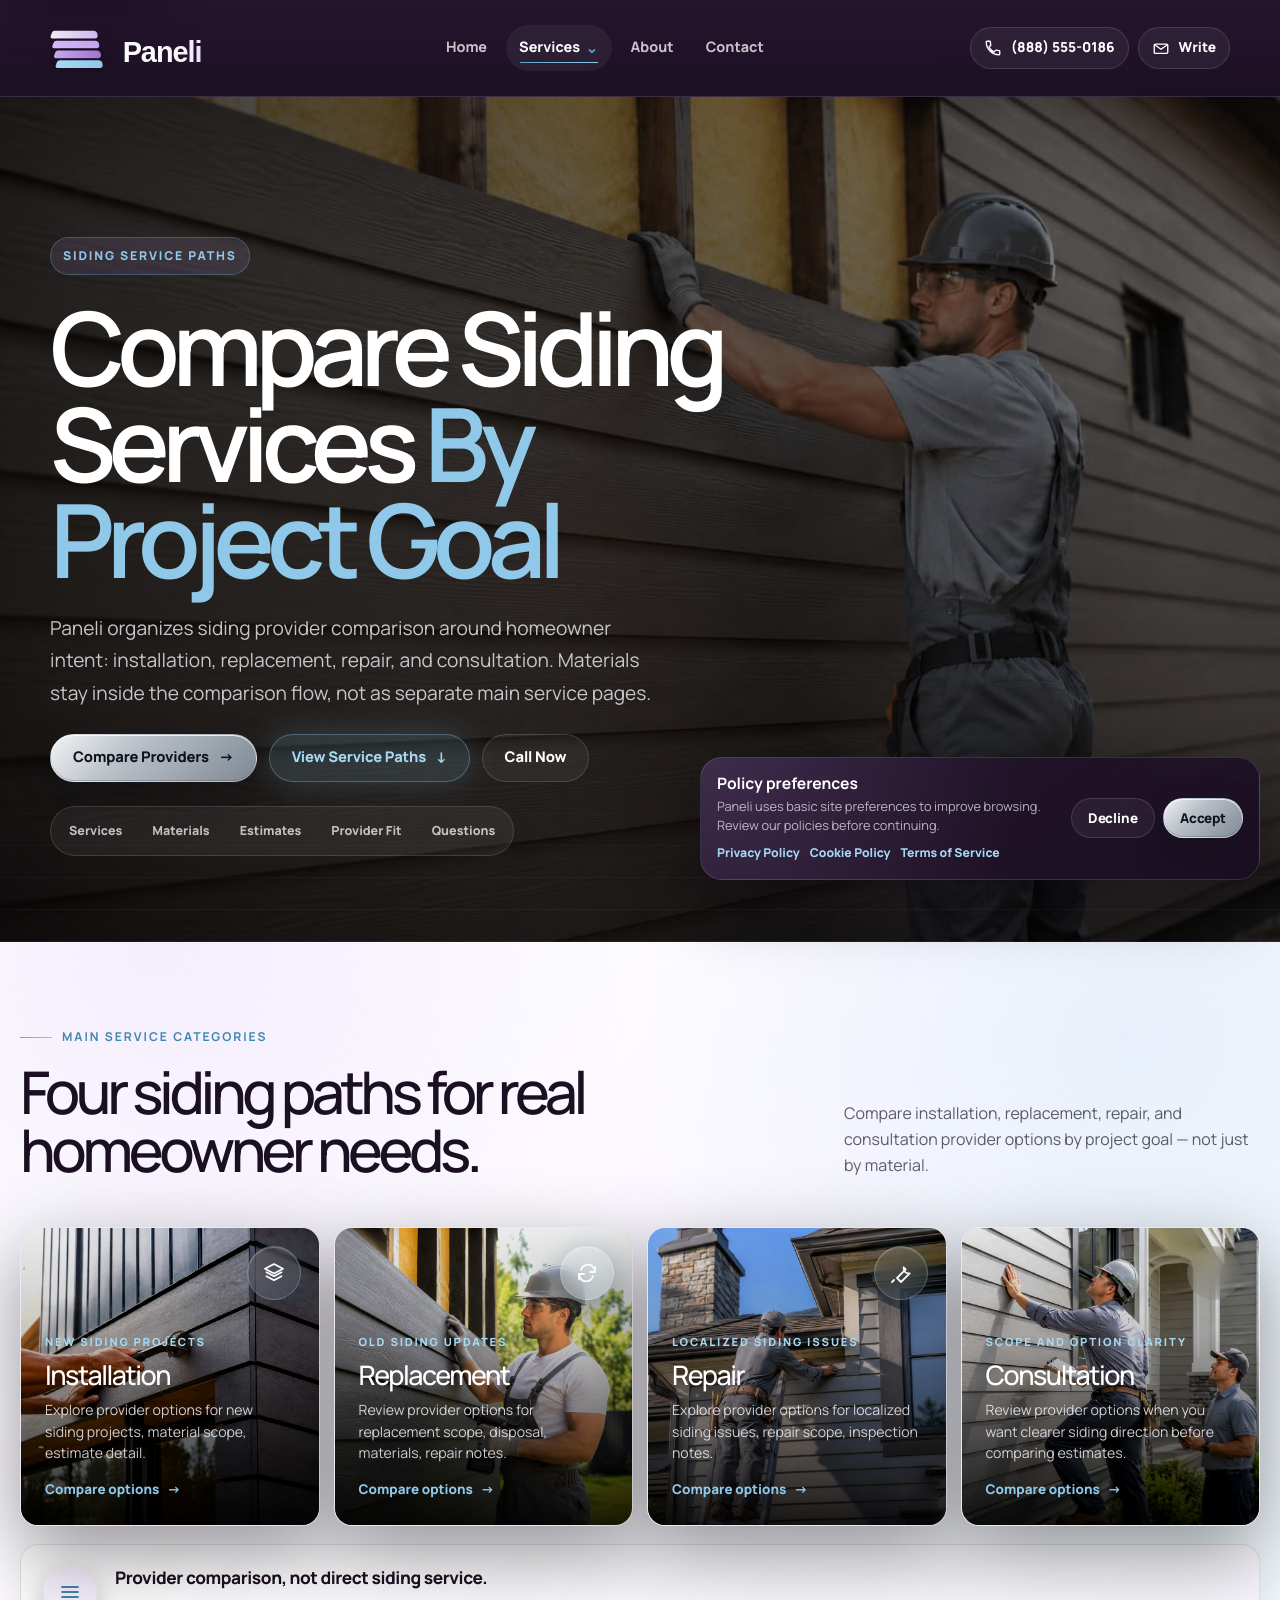
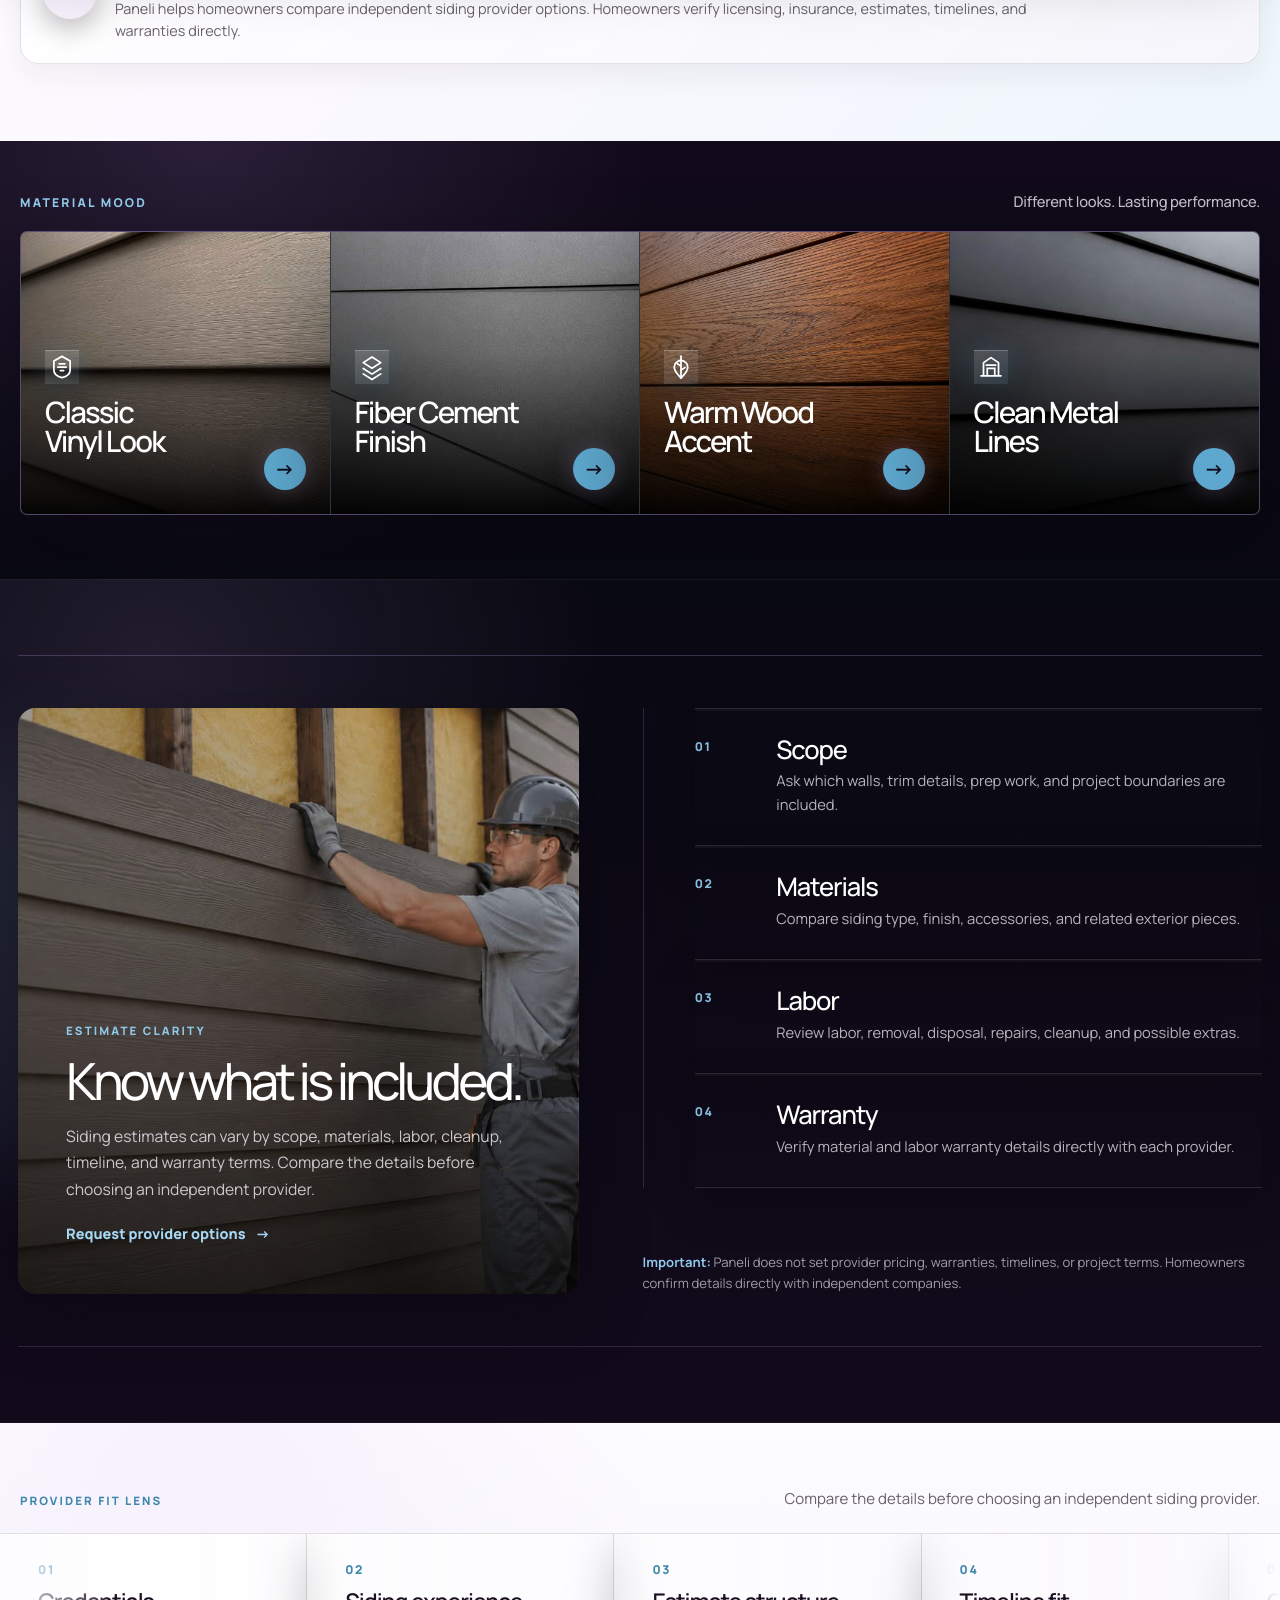
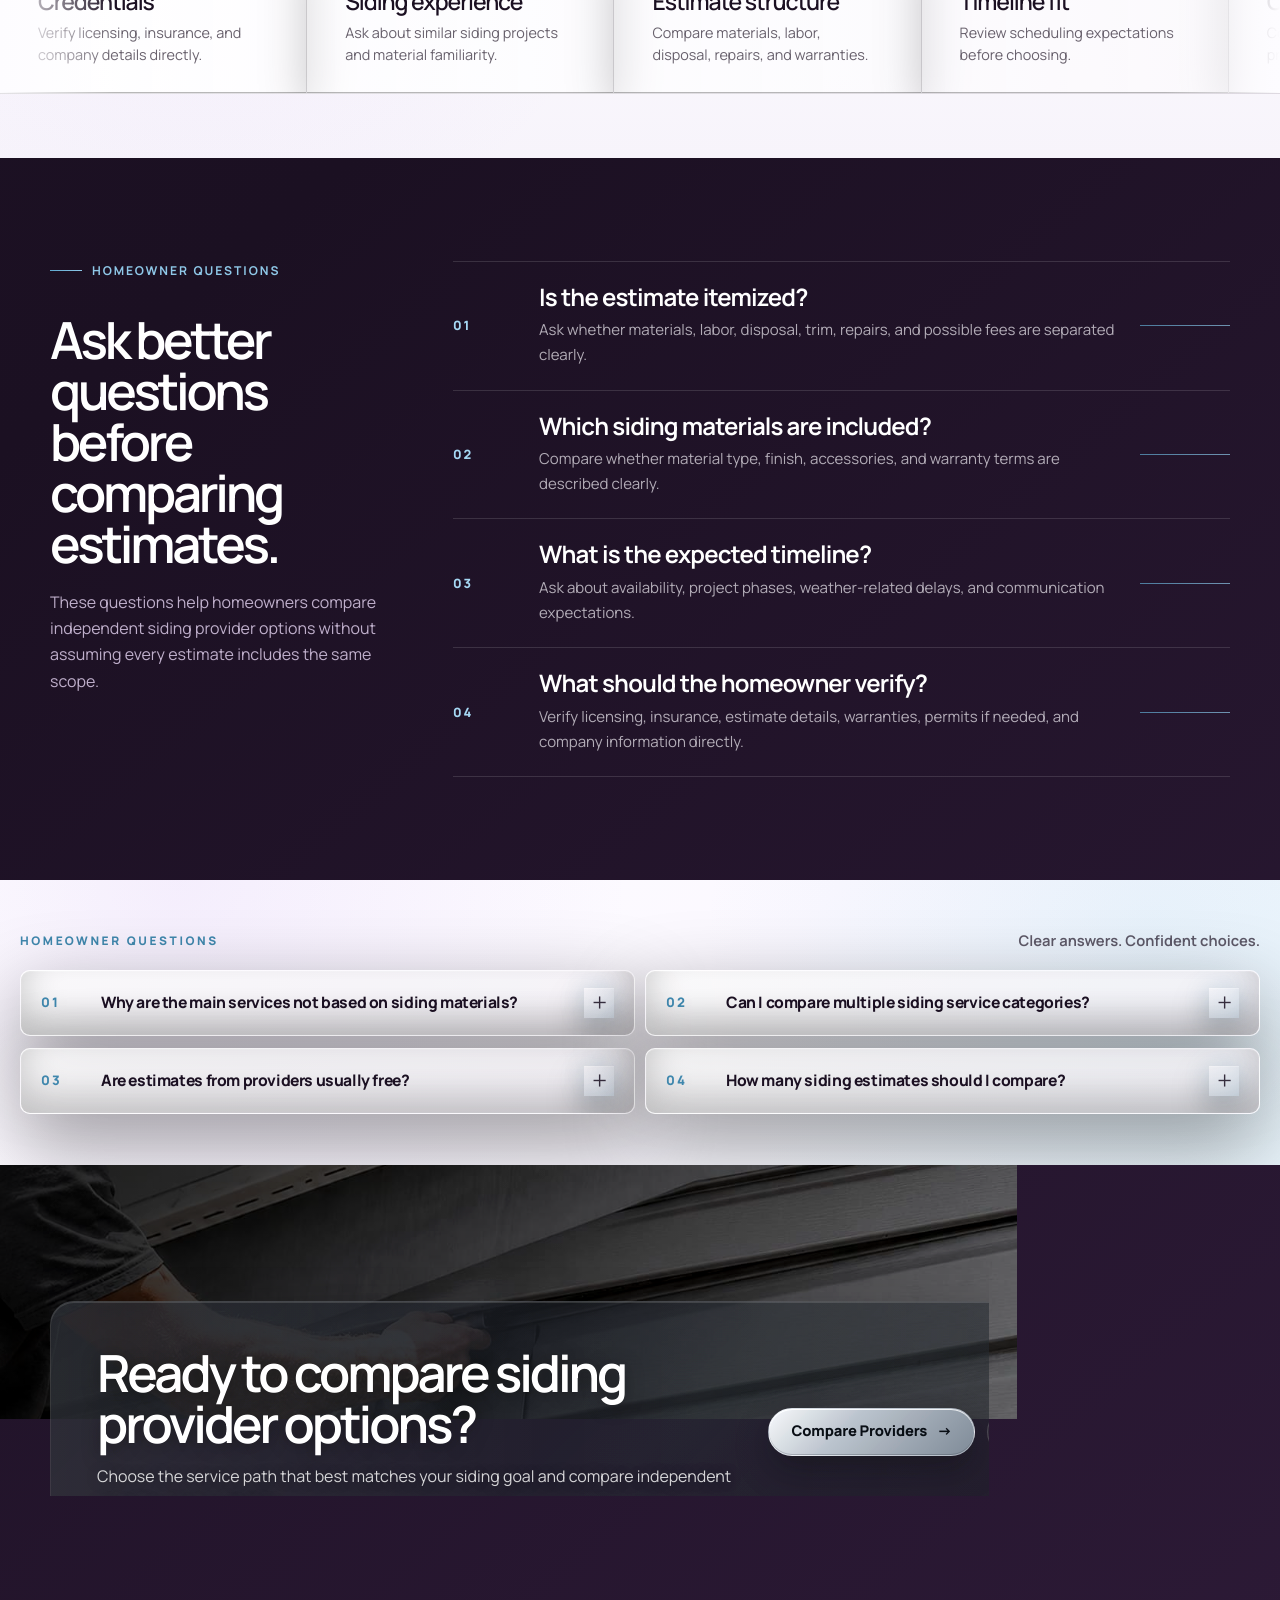
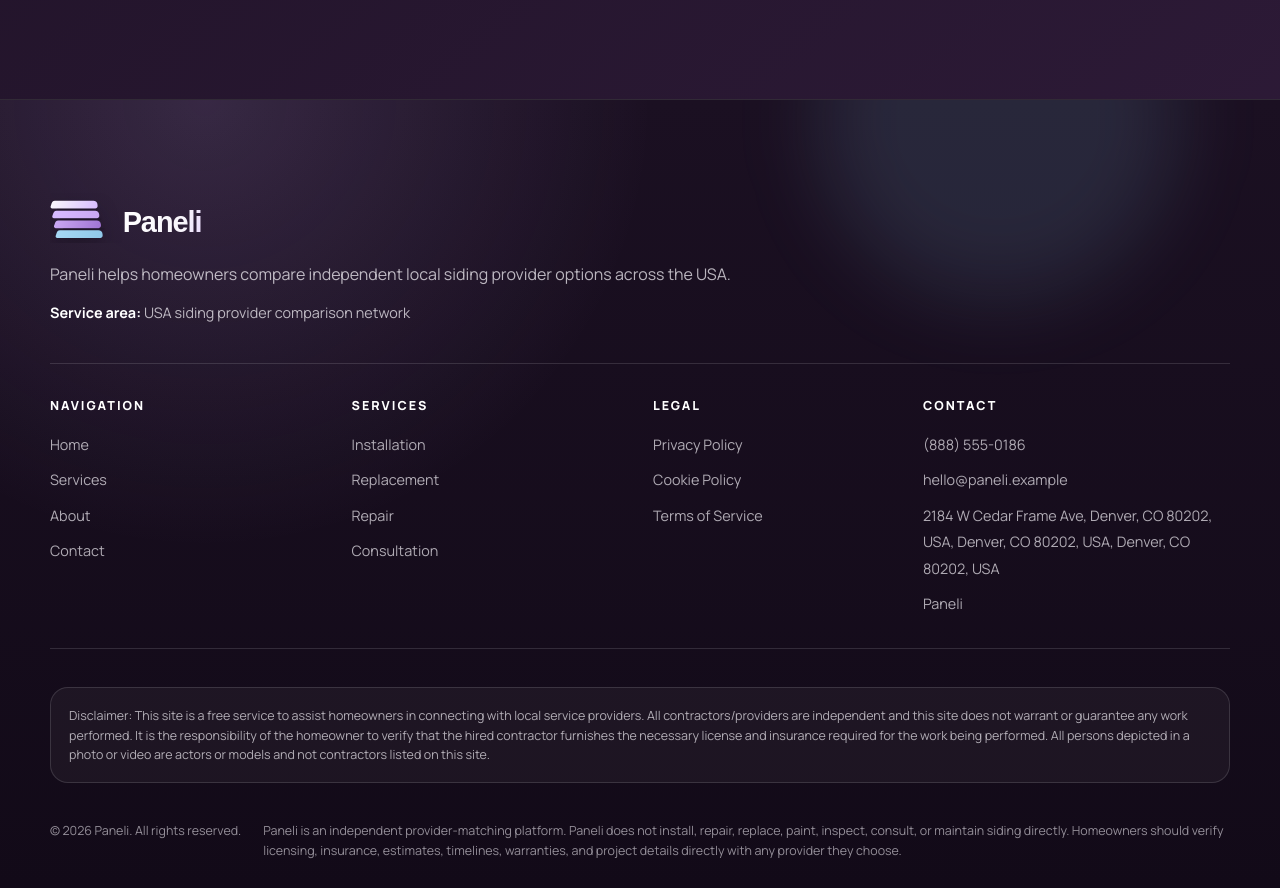
<file: services.html>
<!DOCTYPE html>
<html lang="en">

<head>
    <meta charset="UTF-8">
    <meta name="viewport" content="width=device-width, initial-scale=1.0">

    <title>Siding Services | Paneli Provider Matching</title>
    <meta name="description"
        content="Compare siding provider options for installation, replacement, repair, and consultation through Paneli.">

    <link rel="icon" type="image/svg+xml" href="./assets/icons/favicon.svg">
    <link rel="preconnect" href="https://fonts.googleapis.com">
    <link rel="preconnect" href="https://fonts.gstatic.com" crossorigin>
    <link href="https://fonts.googleapis.com/css2?family=Manrope:wght@400;500;600;700;800&display=swap"
        rel="stylesheet">

    <link rel="stylesheet" href="./css/style.css">
</head>

<body class="services-page">
    <div data-site-header></div>

    <main id="main">
        
        <section class="page-hero services-hero">
            <div class="page-hero__media">
                <img src="./assets/images/hero-services-siding.jpg"
                    alt="Modern residential siding and exterior cladding details">
            </div>
            <div class="page-hero__overlay" aria-hidden="true"></div>
            <div class="page-hero__panel-lines" aria-hidden="true"></div>

            <div class="container">
                <div class="page-hero__content">
                    <span class="page-hero__kicker">Siding service paths</span>

                    <h1 class="page-hero__title">
                        Compare Siding Services <span>By Project Goal</span>
                    </h1>

                    <p class="page-hero__text">
                        <span data-company-name>Paneli</span> organizes siding provider comparison around homeowner
                        intent: installation, replacement, repair, and consultation. Materials stay inside the
                        comparison flow, not as separate main service pages.
                    </p>

                    <div class="page-hero__actions">
                        <a class="btn btn--primary" href="contact.html">
                            Compare Providers
                            <span aria-hidden="true">→</span>
                        </a>

                        <a class="btn btn--secondary" href="#service-gallery">
                            View Service Paths
                            <span aria-hidden="true">↓</span>
                        </a>

                        <a class="btn btn--ghost" href="#" data-phone-link>
                            Call Now
                        </a>
                    </div>

                    <nav class="section-nav" aria-label="Services page sections" data-section-nav>
                        <a href="#service-gallery">Services</a>
                        <a href="#material-mood">Materials</a>
                        <a href="#estimate-clarity">Estimates</a>
                        <a href="#provider-lens">Provider Fit</a>
                        <a href="#homeowner-questions">Questions</a>
                    </nav>
                </div>
            </div>
        </section>

        
        <section class="services-index" id="service-gallery">
            <div class="container-wide">
                <div class="services-index__intro">
                    <div>
                        <span class="section__eyebrow">Main service categories</span>
                        <h2>Four siding paths for real homeowner needs.</h2>
                    </div>
        
                    <p>
                        Compare installation, replacement, repair, and consultation provider options by project goal — not just
                        by material.
                    </p>
                </div>
        
                <div class="service-photo-grid" data-service-cards></div>
        
                <div class="services-index__notice">
                    <span class="services-index__notice-icon" aria-hidden="true">
                        <svg viewBox="0 0 24 24" fill="none">
                            <path d="M4 7h16M4 12h16M4 17h16" stroke="currentColor" stroke-width="1.8" stroke-linecap="round" />
                        </svg>
                    </span>
        
                    <div>
                        <h3>Provider comparison, not direct siding service.</h3>
                        <p>
                            <span data-company-name>Paneli</span> helps homeowners compare independent siding provider options.
                            Homeowners verify licensing, insurance, estimates, timelines, and warranties directly.
                        </p>
                    </div>
                </div>
            </div>
        </section>

    
    <section class="material-mood" id="material-mood">
        <div class="material-mood__inner">
            <div class="material-mood__top">
                <span>Material mood</span>
                <p>Different looks. Lasting performance.</p>
            </div>
    
            <div class="material-mood__panels" data-material-mood>
                <article class="material-panel" data-material-panel tabindex="0">
                    <img src="./assets/images/material-vinyl.jpg" alt="Classic vinyl siding exterior detail" loading="lazy">
    
                    <div class="material-panel__shade"></div>
    
                    <div class="material-panel__content">
                        <span class="material-panel__icon" aria-hidden="true">
                            <svg viewBox="0 0 24 24" fill="none">
                                <path d="M12 3.5 18.5 7.2v7.1c0 3.1-2.6 5.3-6.5 6.2-3.9-.9-6.5-3.1-6.5-6.2V7.2L12 3.5Z"
                                    stroke="currentColor" stroke-width="1.4" />
                                <path d="M8.7 12.1h6.6M9.7 9.4h4.6M10.7 14.8h2.6" stroke="currentColor" stroke-width="1.4"
                                    stroke-linecap="round" />
                            </svg>
                        </span>
    
                        <h3>Classic<br>Vinyl Look</h3>
                    </div>
    
                    <span class="material-panel__arrow" aria-hidden="true">→</span>
                </article>
    
                <article class="material-panel" data-material-panel tabindex="0">
                    <img src="./assets/images/material-fiber-cement.jpg"
                        alt="Fiber cement siding finish on modern home exterior" loading="lazy">
    
                    <div class="material-panel__shade"></div>
    
                    <div class="material-panel__content">
                        <span class="material-panel__icon" aria-hidden="true">
                            <svg viewBox="0 0 24 24" fill="none">
                                <path d="M5 8.5 12 4l7 4.5-7 4.5L5 8.5Z" stroke="currentColor" stroke-width="1.4"
                                    stroke-linejoin="round" />
                                <path d="M19 13.2 12 17.7 5 13.2" stroke="currentColor" stroke-width="1.4"
                                    stroke-linecap="round" stroke-linejoin="round" />
                                <path d="M19 17.5 12 22 5 17.5" stroke="currentColor" stroke-width="1.4"
                                    stroke-linecap="round" stroke-linejoin="round" />
                            </svg>
                        </span>
    
                        <h3>Fiber Cement<br>Finish</h3>
                    </div>
    
                    <span class="material-panel__arrow" aria-hidden="true">→</span>
                </article>
    
                <article class="material-panel" data-material-panel tabindex="0">
                    <img src="./assets/images/material-wood.jpg" alt="Warm wood siding accent on residential exterior"
                        loading="lazy">
    
                    <div class="material-panel__shade"></div>
    
                    <div class="material-panel__content">
                        <span class="material-panel__icon" aria-hidden="true">
                            <svg viewBox="0 0 24 24" fill="none">
                                <path d="M12 3.2v17.6" stroke="currentColor" stroke-width="1.4" stroke-linecap="round" />
                                <path
                                    d="M12 6.5c-3.2.8-5.4 3-5.4 5.6 0 3.5 3.2 6.2 5.4 8.7 2.2-2.5 5.4-5.2 5.4-8.7 0-2.6-2.2-4.8-5.4-5.6Z"
                                    stroke="currentColor" stroke-width="1.4" stroke-linejoin="round" />
                                <path d="M12 11.3 8.9 9.2M12 14.5l3.2-2.1" stroke="currentColor" stroke-width="1.4"
                                    stroke-linecap="round" />
                            </svg>
                        </span>
    
                        <h3>Warm Wood<br>Accent</h3>
                    </div>
    
                    <span class="material-panel__arrow" aria-hidden="true">→</span>
                </article>
    
                <article class="material-panel" data-material-panel tabindex="0">
                    <img src="./assets/images/material-metal.jpg" alt="Clean metal siding lines on modern exterior"
                        loading="lazy">
    
                    <div class="material-panel__shade"></div>
    
                    <div class="material-panel__content">
                        <span class="material-panel__icon" aria-hidden="true">
                            <svg viewBox="0 0 24 24" fill="none">
                                <path d="M6 19V8.5l6-4 6 4V19" stroke="currentColor" stroke-width="1.4"
                                    stroke-linejoin="round" />
                                <path d="M4 19h16M9 19v-6h6v6M8.2 10.4h7.6" stroke="currentColor" stroke-width="1.4"
                                    stroke-linecap="round" />
                            </svg>
                        </span>
    
                        <h3>Clean Metal<br>Lines</h3>
                    </div>
    
                    <span class="material-panel__arrow" aria-hidden="true">→</span>
                </article>
            </div>
        </div>
    </section>

    
    <section class="services-estimate" id="estimate-clarity">
        <div class="services-estimate__inner">
            <div class="services-estimate__copy">
                <span class="services-estimate__eyebrow">Estimate clarity</span>
    
                <h2>Know what is included.</h2>
    
                <p>
                    Siding estimates can vary by scope, materials, labor, cleanup, timeline, and warranty terms.
                    Compare the details before choosing an independent provider.
                </p>
    
                <a class="services-estimate__link" href="contact.html">
                    Request provider options
                    <span aria-hidden="true">→</span>
                </a>
            </div>
    
            <div class="services-estimate__lines">
                <article class="estimate-line">
                    <span class="estimate-line__number">01</span>
                    <div>
                        <h3>Scope</h3>
                        <p>Ask which walls, trim details, prep work, and project boundaries are included.</p>
                    </div>
                </article>
    
                <article class="estimate-line">
                    <span class="estimate-line__number">02</span>
                    <div>
                        <h3>Materials</h3>
                        <p>Compare siding type, finish, accessories, and related exterior pieces.</p>
                    </div>
                </article>
    
                <article class="estimate-line">
                    <span class="estimate-line__number">03</span>
                    <div>
                        <h3>Labor</h3>
                        <p>Review labor, removal, disposal, repairs, cleanup, and possible extras.</p>
                    </div>
                </article>
    
                <article class="estimate-line">
                    <span class="estimate-line__number">04</span>
                    <div>
                        <h3>Warranty</h3>
                        <p>Verify material and labor warranty details directly with each provider.</p>
                    </div>
                </article>
            </div>
    
            <p class="services-estimate__notice">
                <strong>Important:</strong>
                <span data-company-name>Paneli</span> does not set provider pricing, warranties, timelines, or project
                terms.
                Homeowners confirm details directly with independent companies.
            </p>
        </div>
    </section>

    
    <section class="provider-marquee" id="provider-lens" aria-label="Provider fit comparison factors">
        <div class="provider-marquee__top">
            <span>Provider fit lens</span>
            <p>Compare the details before choosing an independent siding provider.</p>
        </div>
    
        <div class="provider-marquee__viewport">
            <div class="provider-marquee__track">
                <div class="provider-marquee__group">
                    <article class="provider-marquee__item">
                        <span>01</span>
                        <strong>Credentials</strong>
                        <p>Verify licensing, insurance, and company details directly.</p>
                    </article>
    
                    <article class="provider-marquee__item">
                        <span>02</span>
                        <strong>Siding experience</strong>
                        <p>Ask about similar siding projects and material familiarity.</p>
                    </article>
    
                    <article class="provider-marquee__item">
                        <span>03</span>
                        <strong>Estimate structure</strong>
                        <p>Compare materials, labor, disposal, repairs, and warranties.</p>
                    </article>
    
                    <article class="provider-marquee__item">
                        <span>04</span>
                        <strong>Timeline fit</strong>
                        <p>Review scheduling expectations before choosing.</p>
                    </article>
    
                    <article class="provider-marquee__item">
                        <span>05</span>
                        <strong>Communication</strong>
                        <p>Compare how clearly each provider explains the next steps.</p>
                    </article>
                </div>
    
                <div class="provider-marquee__group" aria-hidden="true">
                    <article class="provider-marquee__item">
                        <span>01</span>
                        <strong>Credentials</strong>
                        <p>Verify licensing, insurance, and company details directly.</p>
                    </article>
    
                    <article class="provider-marquee__item">
                        <span>02</span>
                        <strong>Siding experience</strong>
                        <p>Ask about similar siding projects and material familiarity.</p>
                    </article>
    
                    <article class="provider-marquee__item">
                        <span>03</span>
                        <strong>Estimate structure</strong>
                        <p>Compare materials, labor, disposal, repairs, and warranties.</p>
                    </article>
    
                    <article class="provider-marquee__item">
                        <span>04</span>
                        <strong>Timeline fit</strong>
                        <p>Review scheduling expectations before choosing.</p>
                    </article>
    
                    <article class="provider-marquee__item">
                        <span>05</span>
                        <strong>Communication</strong>
                        <p>Compare how clearly each provider explains the next steps.</p>
                    </article>
                </div>
            </div>
        </div>
    </section>

        
        <section class="section homeowner-questions" id="homeowner-questions">
            <div class="container homeowner-questions__layout">
                <div class="homeowner-questions__copy">
                    <span class="section__eyebrow">Homeowner questions</span>
                    <h2>Ask better questions before comparing estimates.</h2>
                    <p>
                        These questions help homeowners compare independent siding provider options without assuming
                        every estimate includes the same scope.
                    </p>
                </div>

                <div class="homeowner-questions__list">
                    <article class="question-row">
                        <span class="question-row__number">01</span>
                        <div>
                            <h3>Is the estimate itemized?</h3>
                            <p>
                                Ask whether materials, labor, disposal, trim, repairs, and possible fees are separated
                                clearly.
                            </p>
                        </div>
                        <span class="question-row__line" aria-hidden="true"></span>
                    </article>

                    <article class="question-row">
                        <span class="question-row__number">02</span>
                        <div>
                            <h3>Which siding materials are included?</h3>
                            <p>
                                Compare whether material type, finish, accessories, and warranty terms are described
                                clearly.
                            </p>
                        </div>
                        <span class="question-row__line" aria-hidden="true"></span>
                    </article>

                    <article class="question-row">
                        <span class="question-row__number">03</span>
                        <div>
                            <h3>What is the expected timeline?</h3>
                            <p>
                                Ask about availability, project phases, weather-related delays, and communication
                                expectations.
                            </p>
                        </div>
                        <span class="question-row__line" aria-hidden="true"></span>
                    </article>

                    <article class="question-row">
                        <span class="question-row__number">04</span>
                        <div>
                            <h3>What should the homeowner verify?</h3>
                            <p>
                                Verify licensing, insurance, estimate details, warranties, permits if needed, and
                                company information directly.
                            </p>
                        </div>
                        <span class="question-row__line" aria-hidden="true"></span>
                    </article>
                </div>
            </div>
        </section>

    
    <section class="services-faq" id="services-faq">
        <div class="container-wide">
            <div class="services-faq__top">
                <span>Homeowner questions</span>
                <p>Clear answers. Confident choices.</p>
            </div>
    
            <div class="faq-list services-faq__list" data-faq-list="services"></div>
            <div data-faq-schema="services"></div>
        </div>
    </section>

        
        <section class="section services-final-cta">
            <div class="container">
                <div class="cta-strip">
                    <div class="cta-strip__inner">
                        <div>
                            <h2>Ready to compare siding provider options?</h2>
                            <p>
                                Choose the service path that best matches your siding goal and compare independent
                                provider options directly.
                            </p>
                        </div>

                        <div class="page-hero__actions">
                            <a class="btn btn--primary" href="contact.html">
                                Compare Providers
                                <span aria-hidden="true">→</span>
                            </a>

                            <a class="btn btn--ghost" href="about.html">
                                How Paneli Works
                                <span aria-hidden="true">→</span>
                            </a>
                        </div>
                    </div>
                </div>
            </div>
        </section>
    </main>

    <div data-site-footer></div>
    <div data-policy-banner></div>

    <script src="./js/config.js" defer></script>
    <script src="./js/main.js" defer></script>
    <script src="./js/services.js" defer></script>
</body>

</html>
</file>
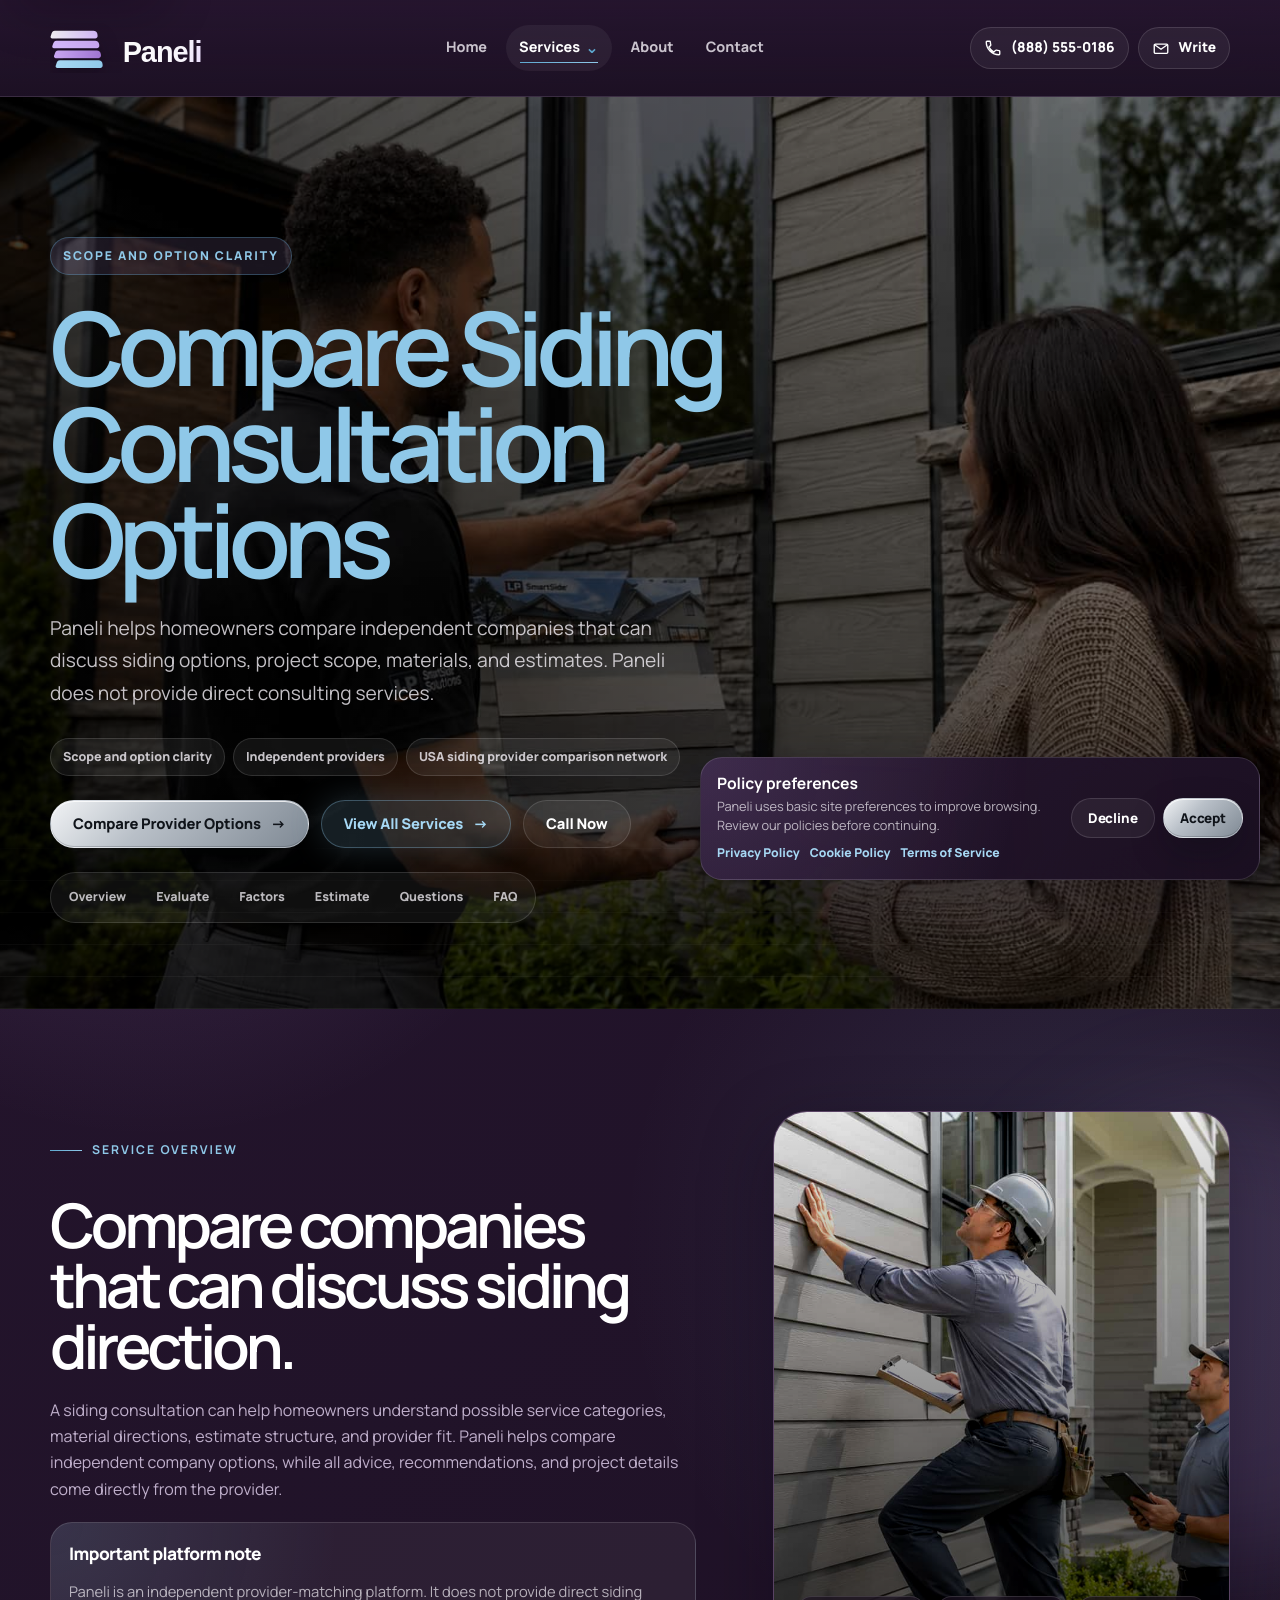
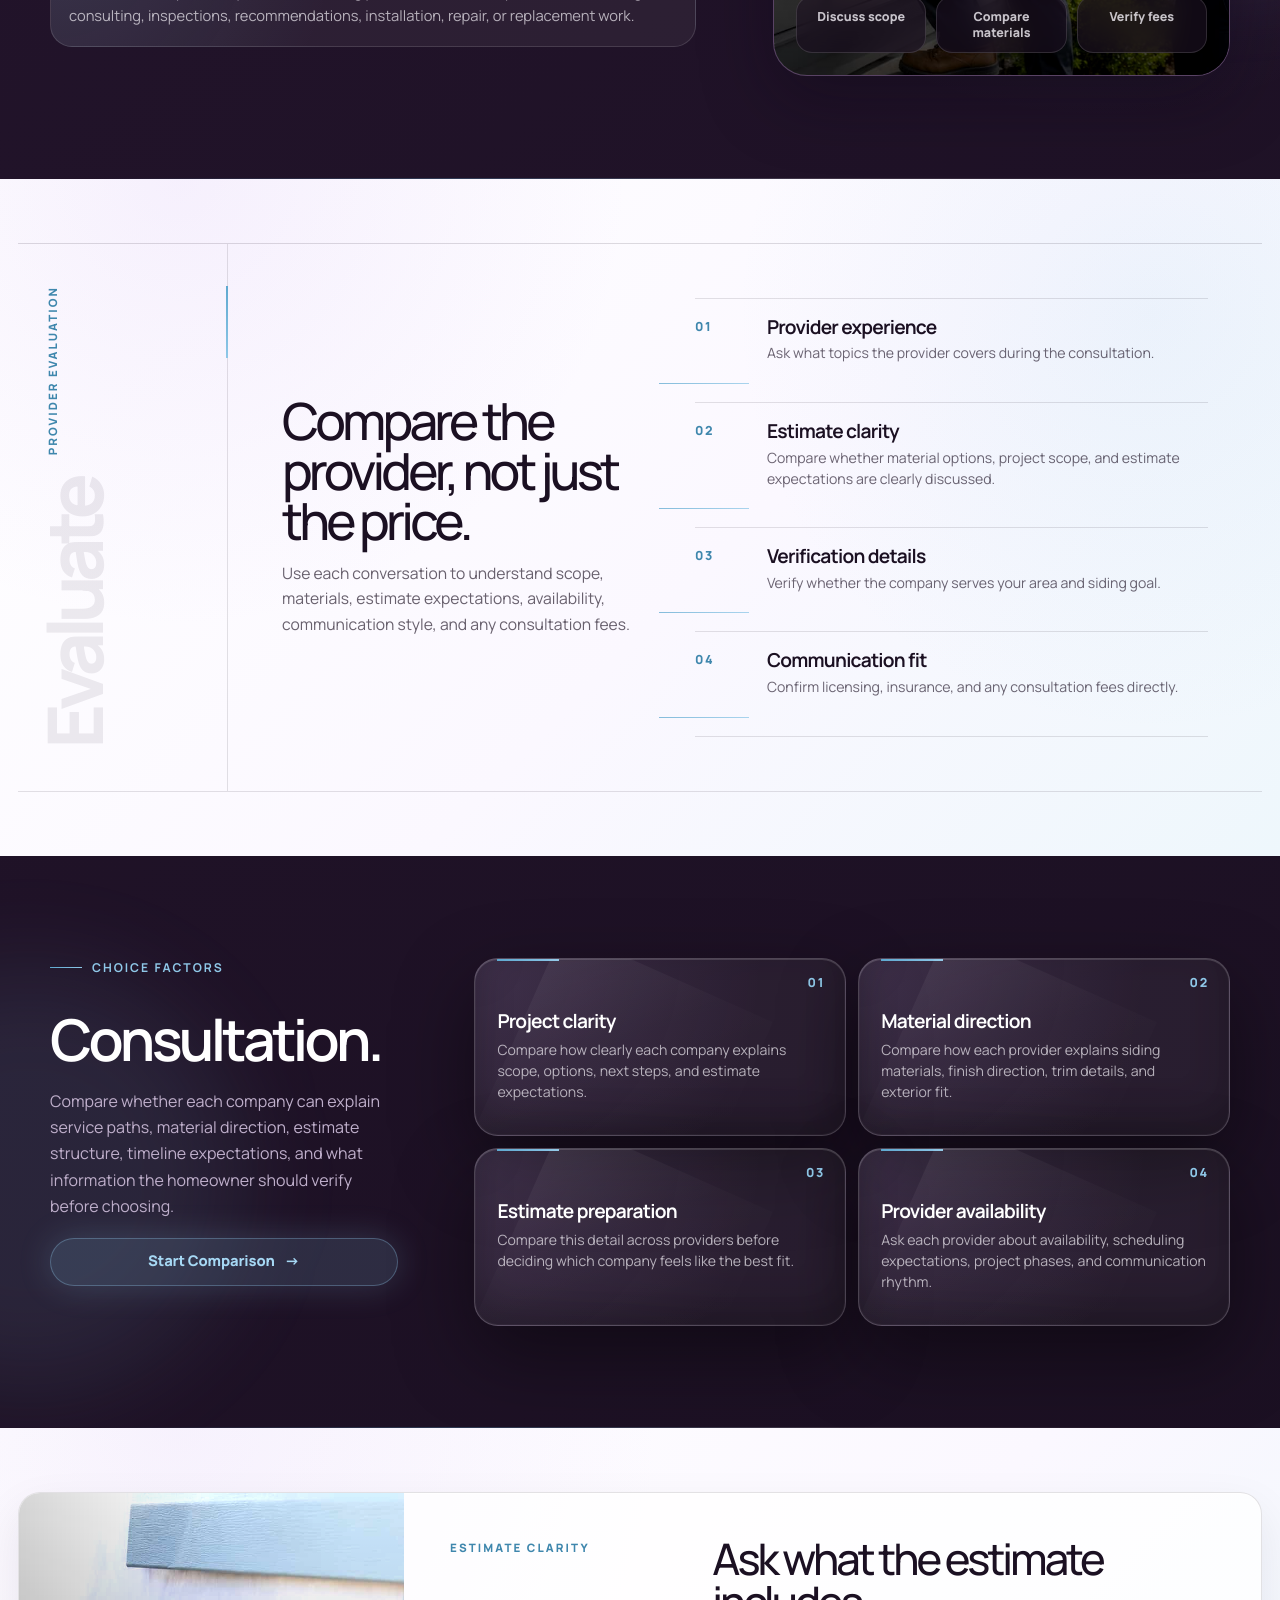
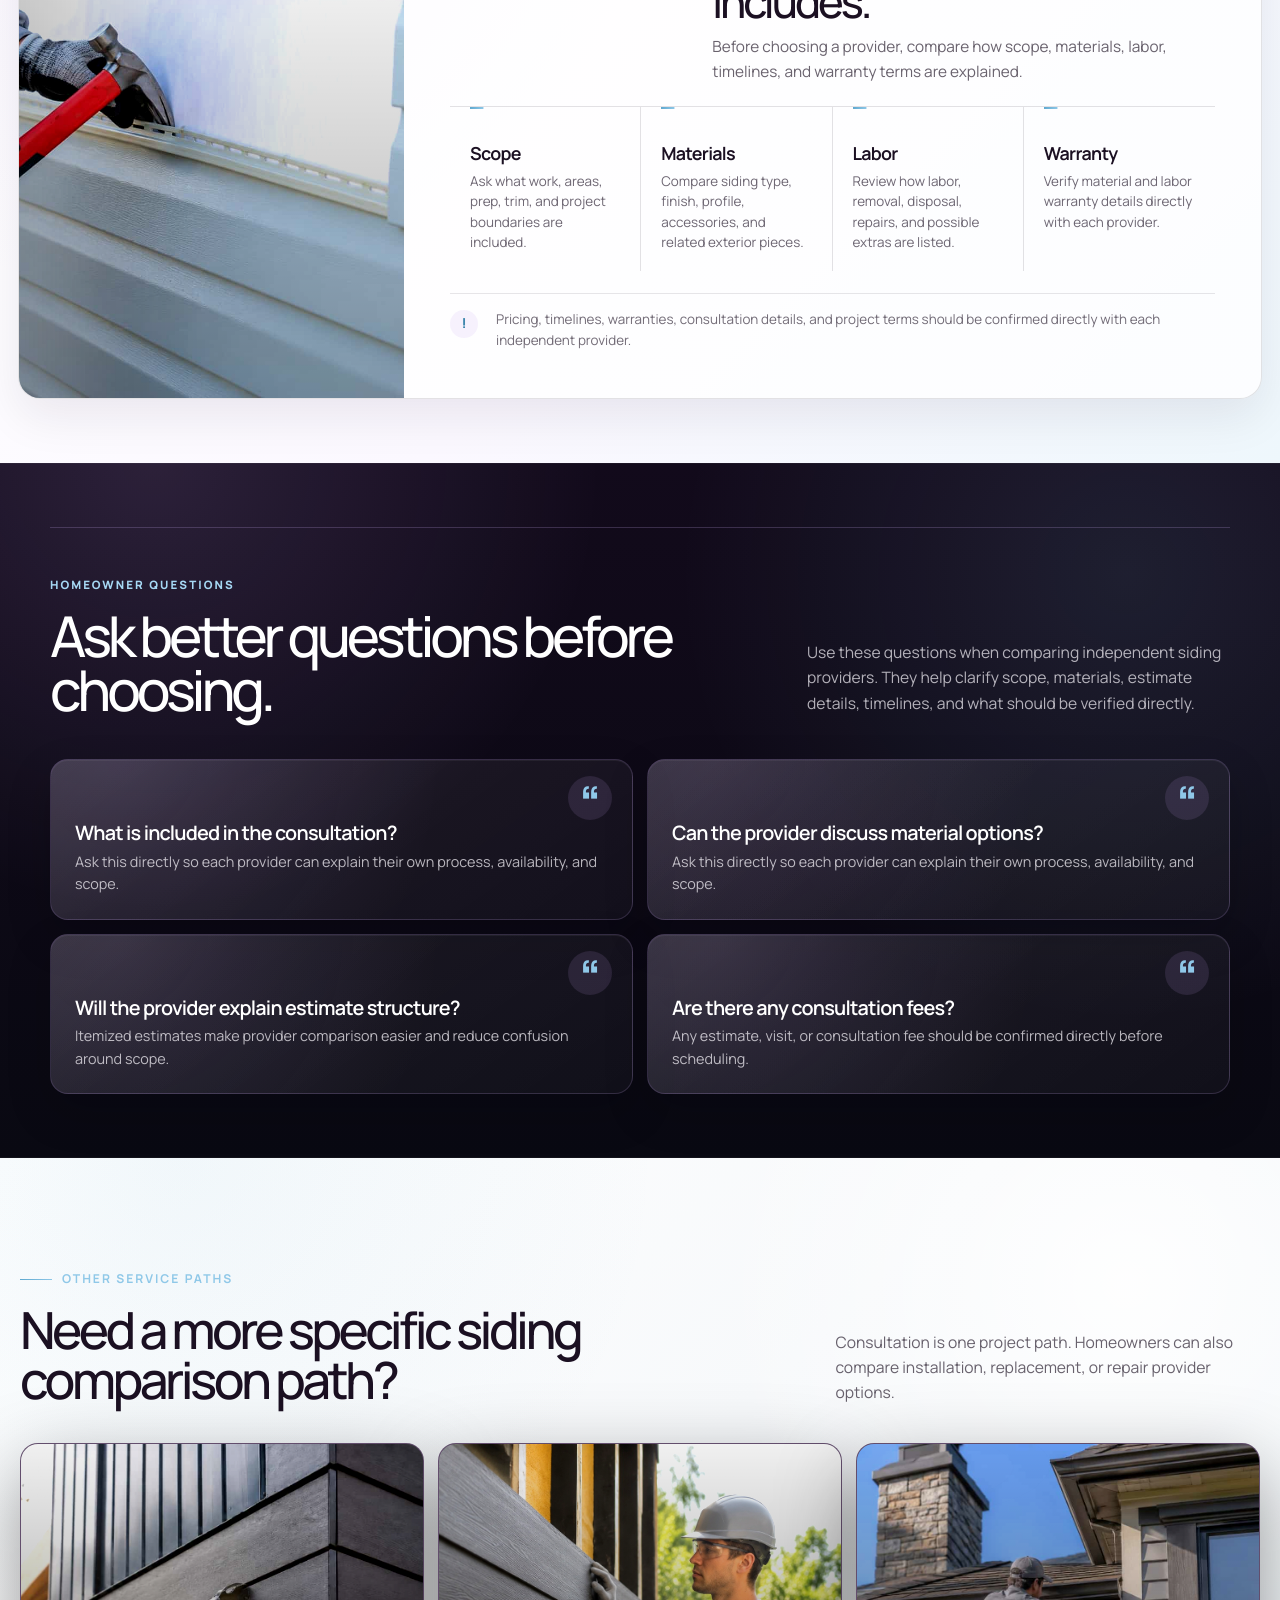
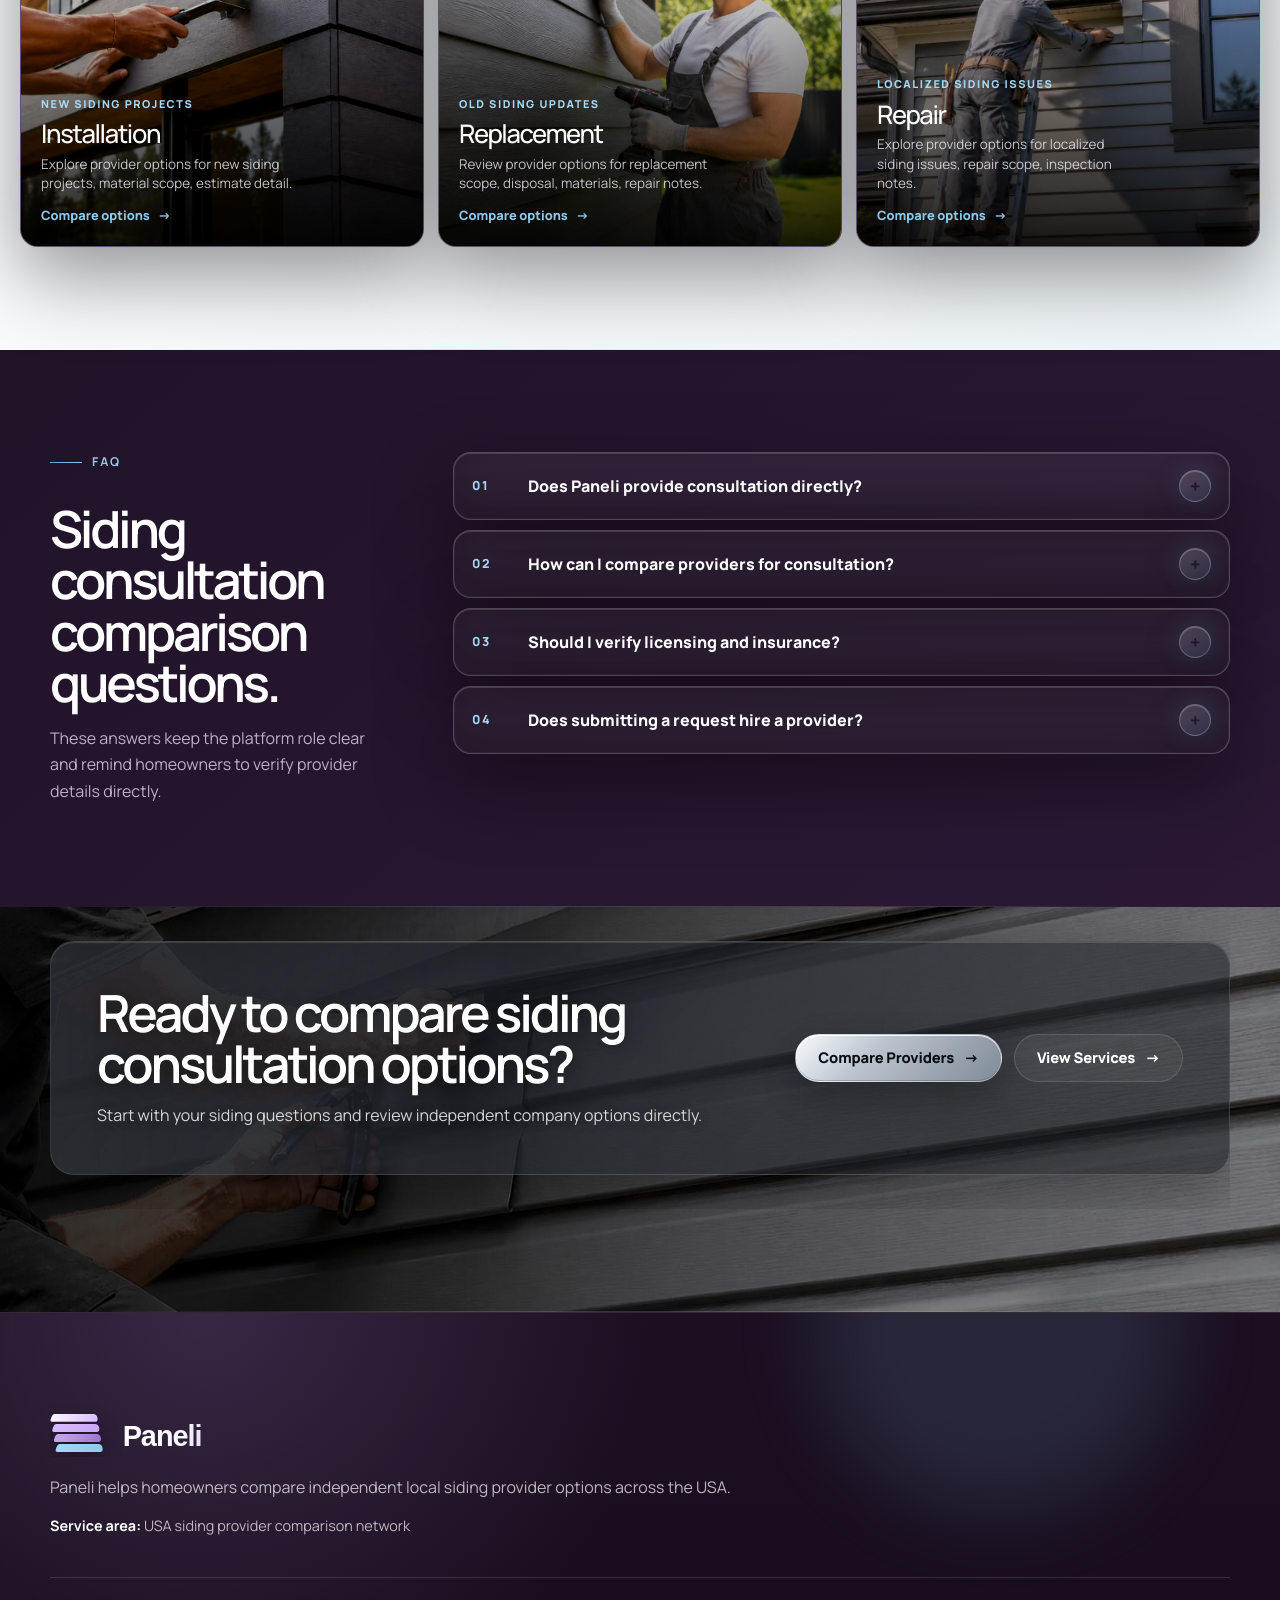
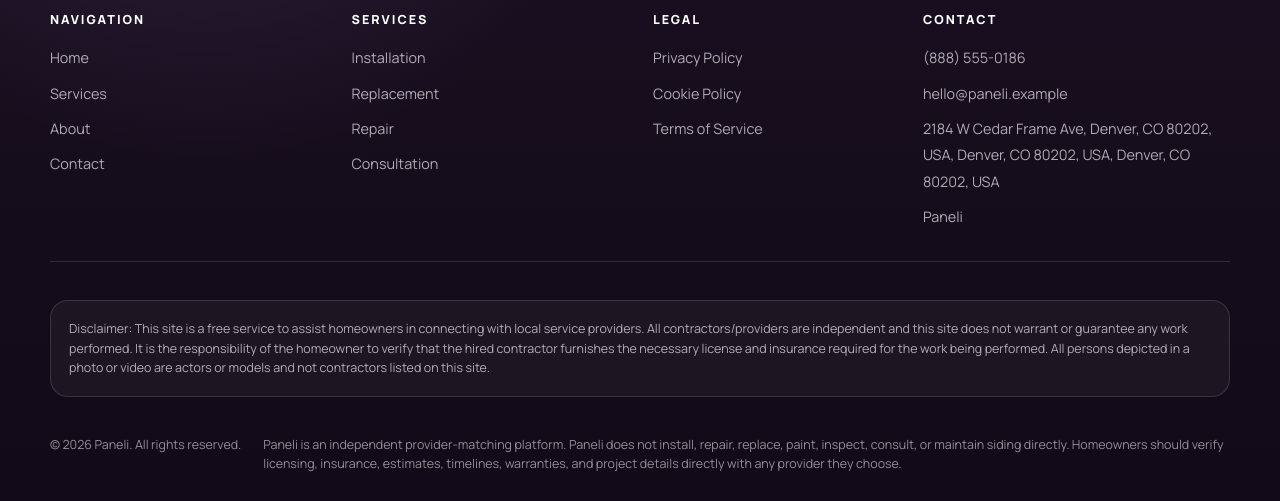
<file: siding-consultation.html>
<!DOCTYPE html>
<html lang="en">

<head>
    <meta charset="UTF-8">
    <meta name="viewport" content="width=device-width, initial-scale=1.0">

    <title>Siding Consultation Provider Comparison | Paneli</title>
    <meta name="description"
        content="Compare independent companies that can discuss siding options, material direction, project scope, and estimates.">

    <link rel="icon" type="image/svg+xml" href="./assets/icons/favicon.svg">
    <link rel="preconnect" href="https://fonts.googleapis.com">
    <link rel="preconnect" href="https://fonts.gstatic.com" crossorigin>
    <link href="https://fonts.googleapis.com/css2?family=Manrope:wght@400;500;600;700;800&display=swap"
        rel="stylesheet">

    <link rel="stylesheet" href="./css/style.css">
</head>

<body class="service-detail-page">
    <div data-site-header></div>

    <main id="main">
        
        <section class="page-hero service-hero">
            <div class="page-hero__media">
                <img src="./assets/images/hero-consultation-siding.jpg" alt="Siding consultation provider comparison"
                    data-service-hero-image>
            </div>
            <div class="page-hero__overlay" aria-hidden="true"></div>
            <div class="page-hero__panel-lines" aria-hidden="true"></div>

            <div class="container">
                <div class="page-hero__content">
                    <span class="page-hero__kicker" data-service-kicker>Scope and option clarity</span>

                    <h1 class="page-hero__title">
                        <span data-service-hero-title>Compare Siding Consultation Options</span>
                    </h1>

                    <p class="page-hero__text" data-service-hero-text>
                        Paneli helps homeowners compare independent companies that can discuss siding options, project
                        scope, materials, and estimates.
                    </p>

                    <div class="service-hero__meta" data-service-meta>
                        <span>Scope and option clarity</span>
                        <span>Independent providers</span>
                        <span>USA siding provider comparison network</span>
                    </div>

                    <div class="page-hero__actions">
                        <a class="btn btn--primary" href="contact.html?service=siding-consultation#contact-form"
                            data-service-contact-link>
                            Compare Provider Options
                            <span aria-hidden="true">→</span>
                        </a>

                        <a class="btn btn--secondary" href="services.html">
                            View All Services
                            <span aria-hidden="true">→</span>
                        </a>

                        <a class="btn btn--ghost" href="#" data-phone-link>
                            Call Now
                        </a>
                    </div>

                    <nav class="section-nav" aria-label="Service page sections" data-section-nav>
                        <a href="#service-overview">Overview</a>
                        <a href="#provider-evaluation">Evaluate</a>
                        <a href="#choice-factors">Factors</a>
                        <a href="#estimate-clarity">Estimate</a>
                        <a href="#questions">Questions</a>
                        <a href="#faq">FAQ</a>
                    </nav>
                </div>
            </div>
        </section>

        
        <section class="section service-overview" id="service-overview">
            <div class="container service-overview__layout">
                <div class="service-overview__copy">
                    <span class="section__eyebrow">Service overview</span>

                    <h2>
                        Compare companies that can discuss siding direction.
                    </h2>

                    <p data-service-overview>
                        A siding consultation can help homeowners understand possible service categories, material
                        directions, estimate structure, and provider fit.
                    </p>

                    <div class="service-overview__note">
                        <h3>Important platform note</h3>
                        <p>
                            <span data-company-name>Paneli</span> is an independent provider-matching platform. It does
                            not provide direct siding consulting, inspections, recommendations, installation, repair, or
                            replacement work.
                        </p>
                    </div>
                </div>

                <div class="service-overview__visual">
                    <img src="./assets/images/service-replacement.jpg"
                        alt="Siding consultation and exterior material planning" loading="lazy" data-service-image>

                    <div class="service-overview__badge">
                        <span>Discuss scope</span>
                        <span>Compare materials</span>
                        <span>Verify fees</span>
                    </div>
                </div>
            </div>
        </section>

    
    <section class="provider-evaluation" id="provider-evaluation">
        <div class="provider-evaluation__inner">
            <div class="provider-evaluation__side">
                <span class="provider-evaluation__eyebrow">Provider evaluation</span>
                <strong>Evaluate</strong>
            </div>
    
            <div class="provider-evaluation__content">
                <div class="provider-evaluation__copy">
                    <h2>Compare the provider, not just the price.</h2>
    
                    <p>
                        Use each conversation to understand scope, materials, estimate expectations,
                        availability, communication style, and any consultation fees.
                    </p>
                </div>
    
                <div class="provider-evaluation__list" data-service-evaluation-list></div>
            </div>
        </div>
    </section>

        
        <section class="section choice-factors" id="choice-factors">
            <div class="container choice-factors__layout">
                <div class="choice-factors__copy">
                    <span class="section__eyebrow">Choice factors</span>

                    <h2>
                        Consultation.
                    </h2>

                    <p>
                        Compare whether each company can explain service paths, material direction, estimate structure,
                        timeline expectations, and what information the homeowner should verify before choosing.
                    </p>

                    <a class="btn btn--secondary" href="contact.html?service=siding-consultation#contact-form"
                        data-service-contact-link>
                        Start Comparison
                        <span aria-hidden="true">→</span>
                    </a>
                </div>

                <div class="choice-factors__grid" data-service-choice-factors></div>
            </div>
        </section>


<section class="service-estimate" id="estimate-clarity">
    <div class="service-estimate__shell">
        <div class="service-estimate__media">
            <img src="./assets/images/siding-texture-closeup.jpg" alt="Siding estimate and exterior detail"
                loading="lazy">
        </div>

        <div class="service-estimate__content">
            <div class="service-estimate__header">
                <span class="service-estimate__eyebrow">Estimate clarity</span>

                <div>
                    <h2>Ask what the estimate includes.</h2>
                    <p>
                        Before choosing a provider, compare how scope, materials, labor, timelines, and warranty terms
                        are explained.
                    </p>
                </div>
            </div>

            <div class="estimate-strip service-estimate__strip" data-service-estimate-strip></div>

            <div class="service-estimate__notice">
                <span aria-hidden="true">!</span>
                <p>
                    Pricing, timelines, warranties, consultation details, and project terms should be confirmed directly
                    with each independent provider.
                </p>
            </div>
        </div>
    </div>
</section>
    
    <section class="service-questions" id="questions">
        <div class="container service-questions__inner">
            <div class="service-questions__top">
                <div>
                    <span class="service-questions__eyebrow">Homeowner questions</span>
    
                    <h2>Ask better questions before choosing.</h2>
                </div>
    
                <p>
                    Use these questions when comparing independent siding providers. They help clarify scope,
                    materials, estimate details, timelines, and what should be verified directly.
                </p>
            </div>
    
            <div class="service-questions__list" data-service-questions></div>
        </div>
    </section>

        
        <section class="section section--light related-services">
            <div class="container-wide">
                <div class="related-services__header">
                    <div>
                        <span class="section__eyebrow">Other service paths</span>
                        <h2>Need a more specific siding comparison path?</h2>
                    </div>

                    <p>
                        Consultation is one project path. Homeowners can also compare installation, replacement, or
                        repair provider options.
                    </p>
                </div>

                <div class="service-photo-grid" data-related-services></div>
            </div>
        </section>

        
        <section class="section service-faq" id="faq">
            <div class="container service-faq__layout">
                <div class="service-faq__copy">
                    <span class="section__eyebrow">FAQ</span>

                    <h2>
                        Siding consultation comparison questions.
                    </h2>

                    <p>
                        These answers keep the platform role clear and remind homeowners to verify provider details
                        directly.
                    </p>
                </div>

                <div>
                    <div class="faq-list" data-service-faq-list></div>
                    <div data-service-faq-schema></div>
                </div>
            </div>
        </section>

        
        <section class="section service-final-cta">
            <div class="container">
                <div class="cta-strip">
                    <div class="cta-strip__inner">
                        <div>
                            <h2>Ready to compare siding consultation options?</h2>
                            <p>
                                Start with your siding questions and review independent company options directly.
                            </p>
                        </div>

                        <div class="page-hero__actions">
                            <a class="btn btn--primary" href="contact.html?service=siding-consultation#contact-form"
                                data-service-contact-link>
                                Compare Providers
                                <span aria-hidden="true">→</span>
                            </a>

                            <a class="btn btn--ghost" href="services.html">
                                View Services
                                <span aria-hidden="true">→</span>
                            </a>
                        </div>
                    </div>
                </div>
            </div>
        </section>
    </main>

    <div data-site-footer></div>
    <div data-policy-banner></div>

    <script src="./js/config.js" defer></script>
    <script src="./js/main.js" defer></script>
    <script src="./js/service-page.js" defer></script>
</body>

</html>
</file>
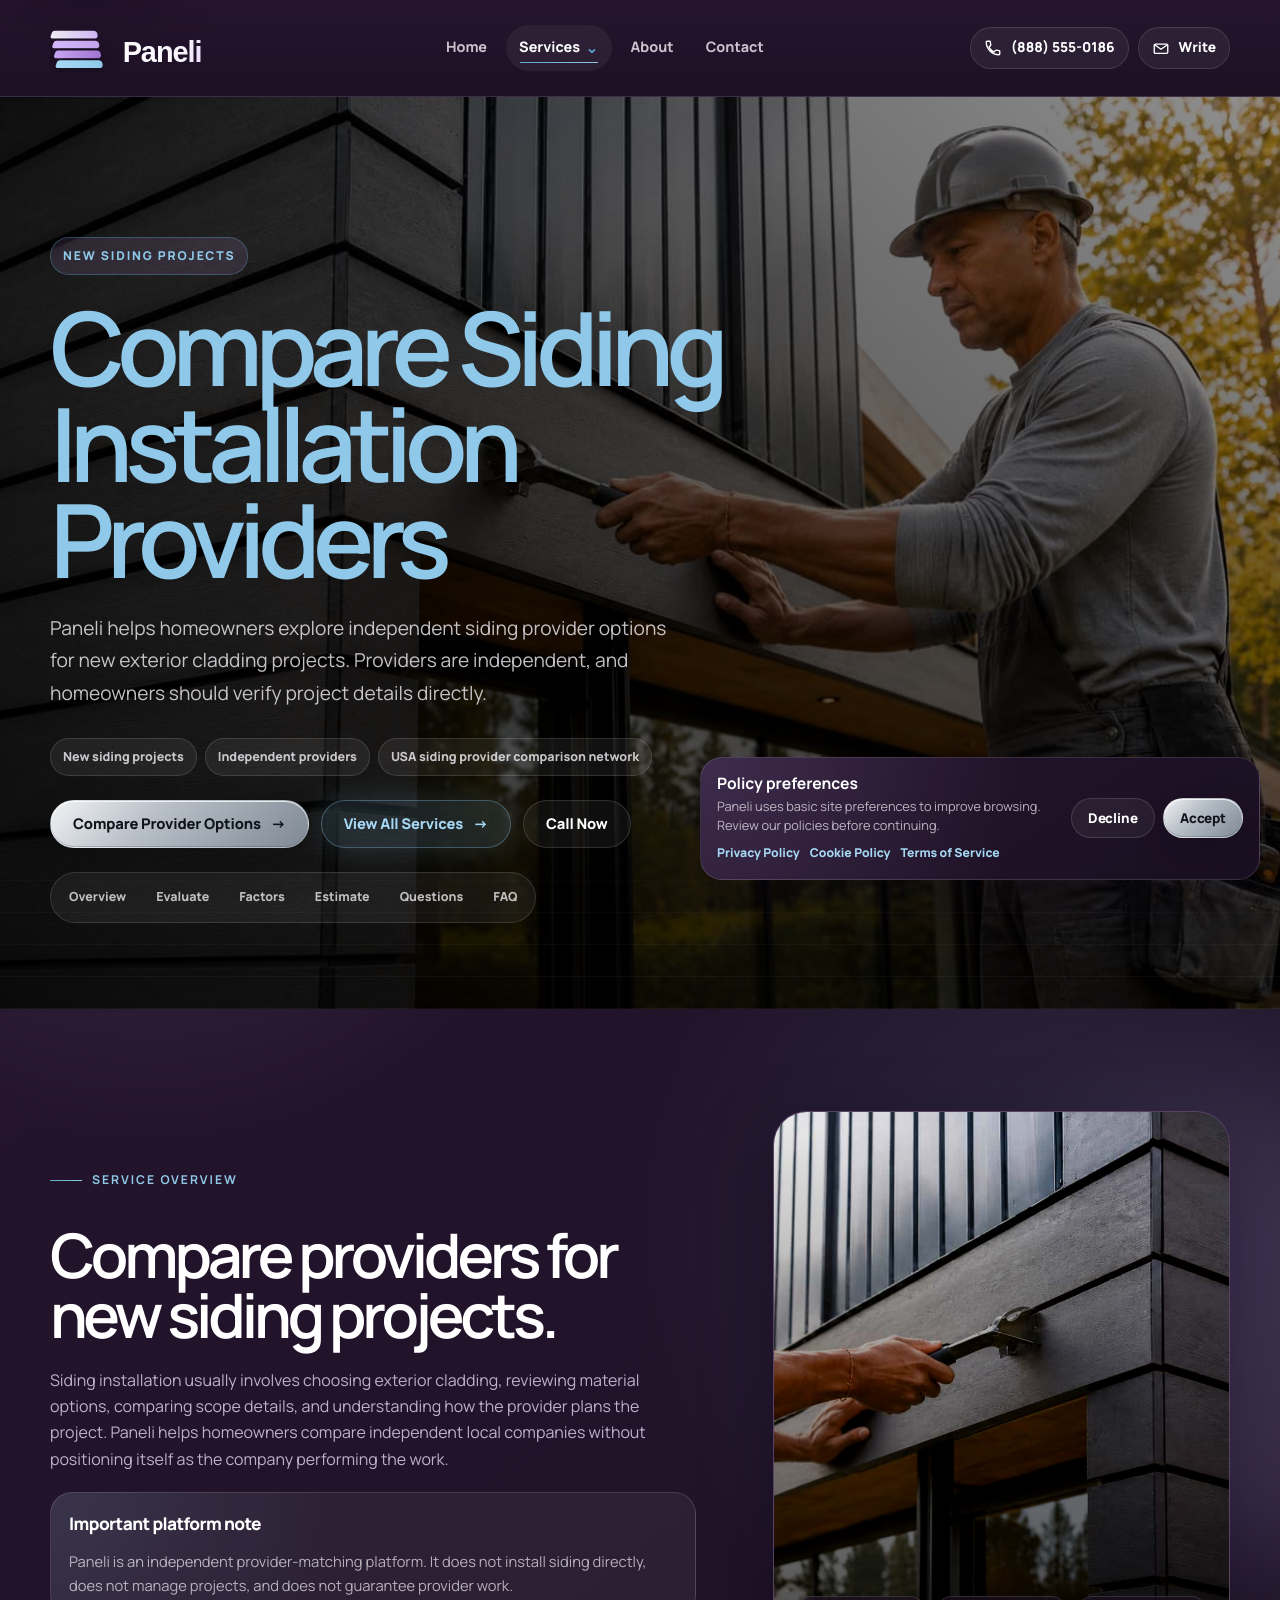
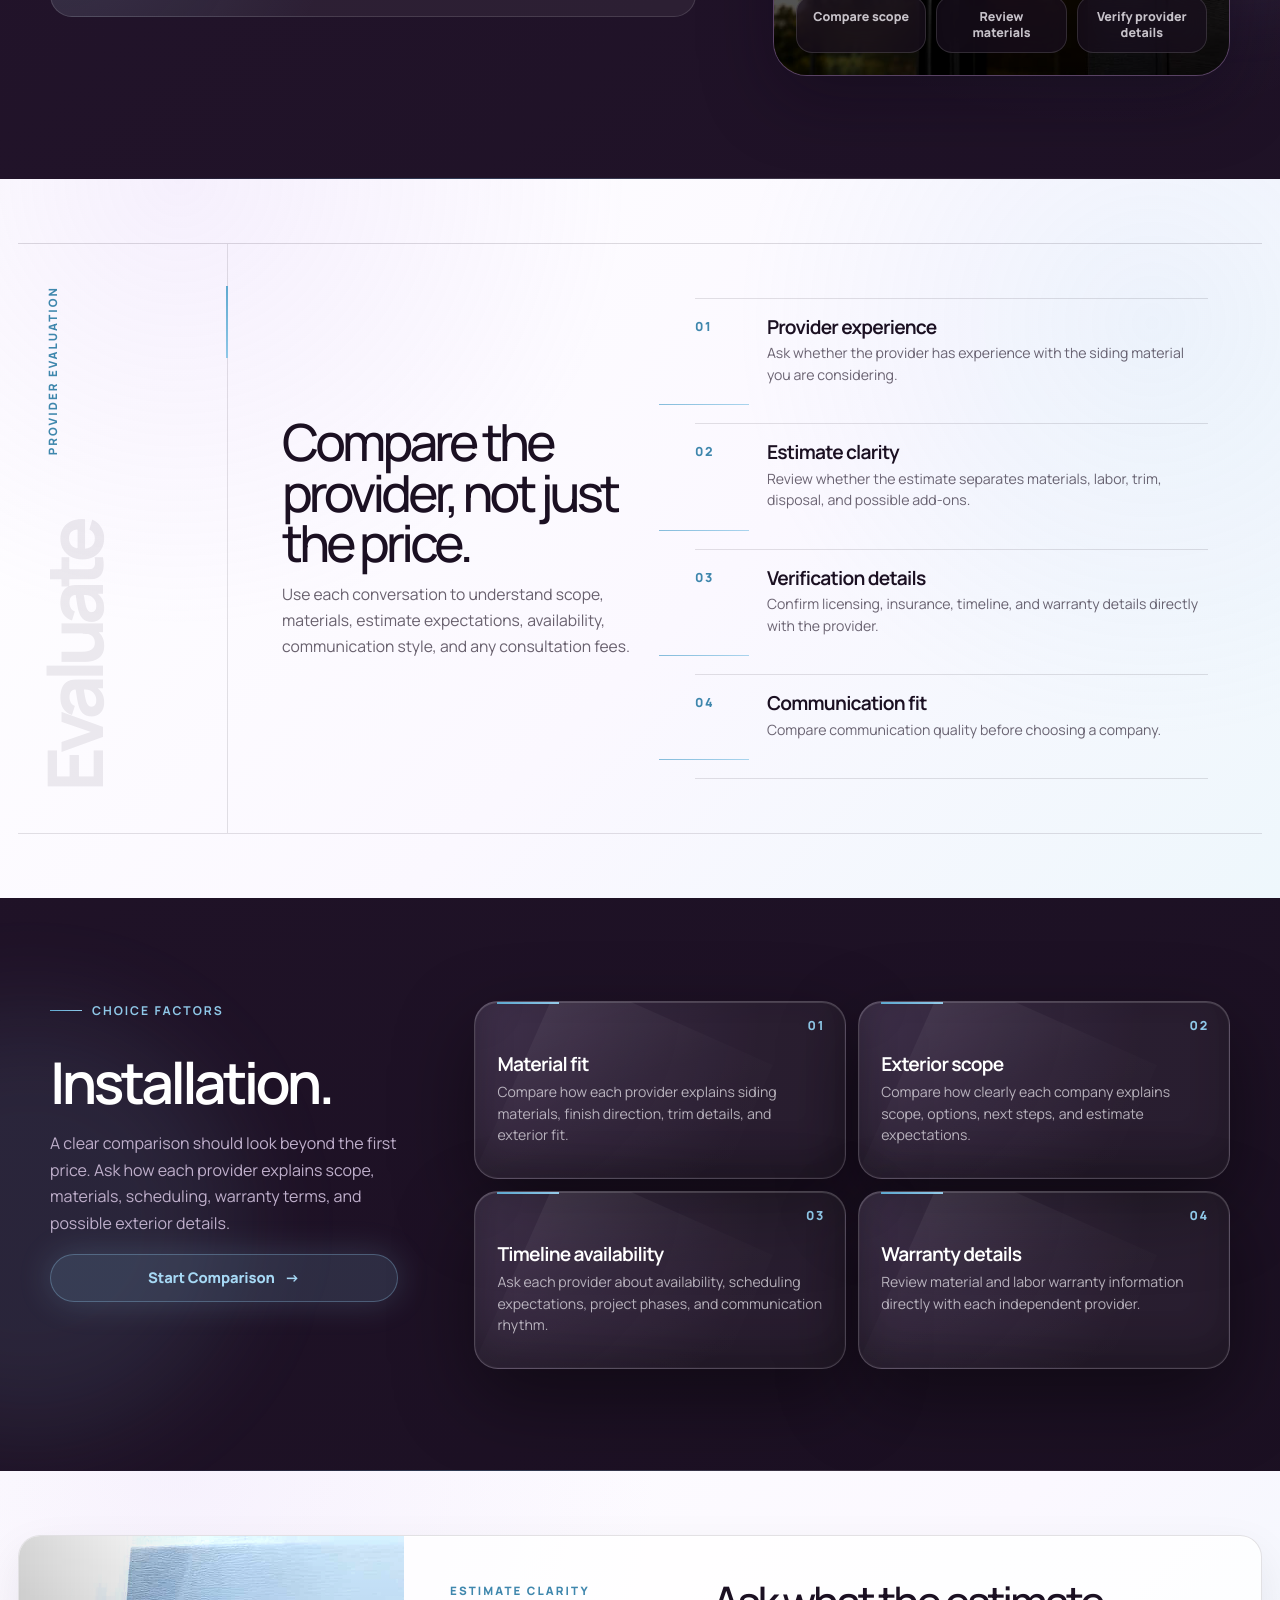
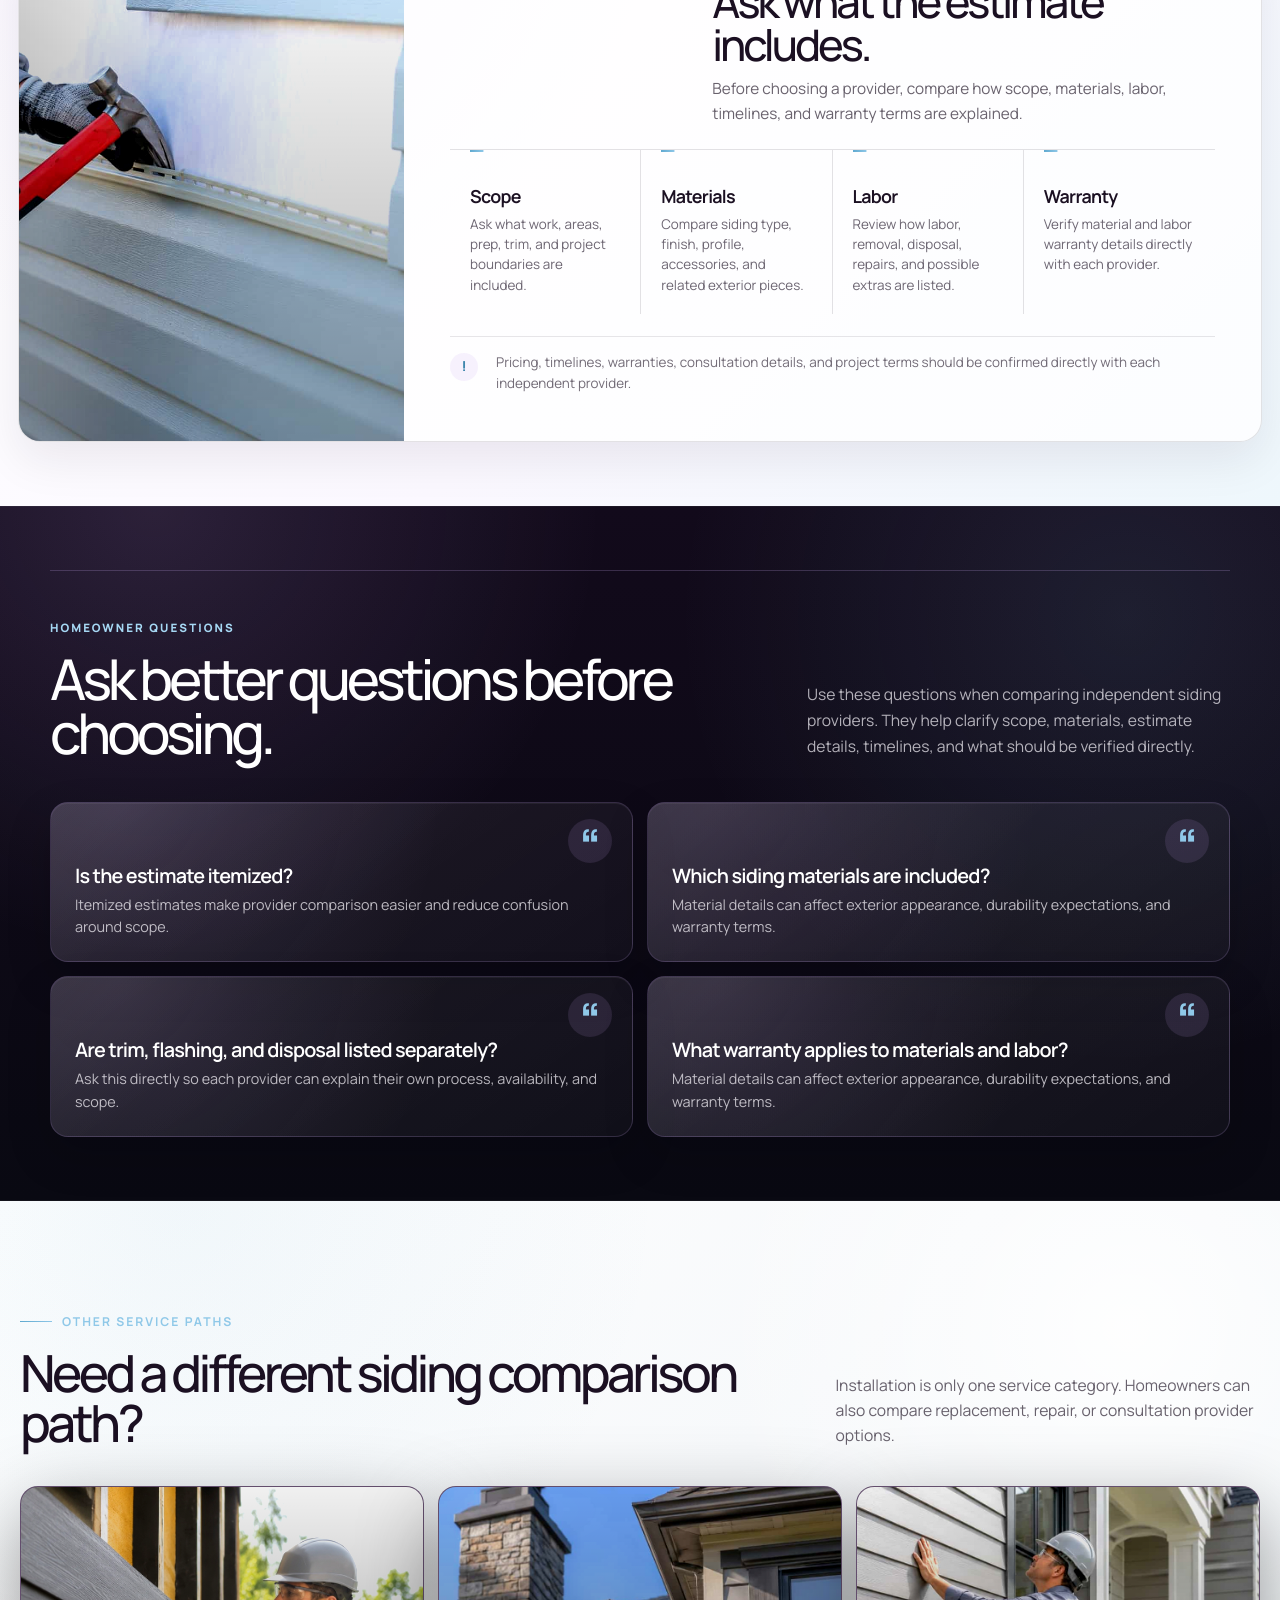
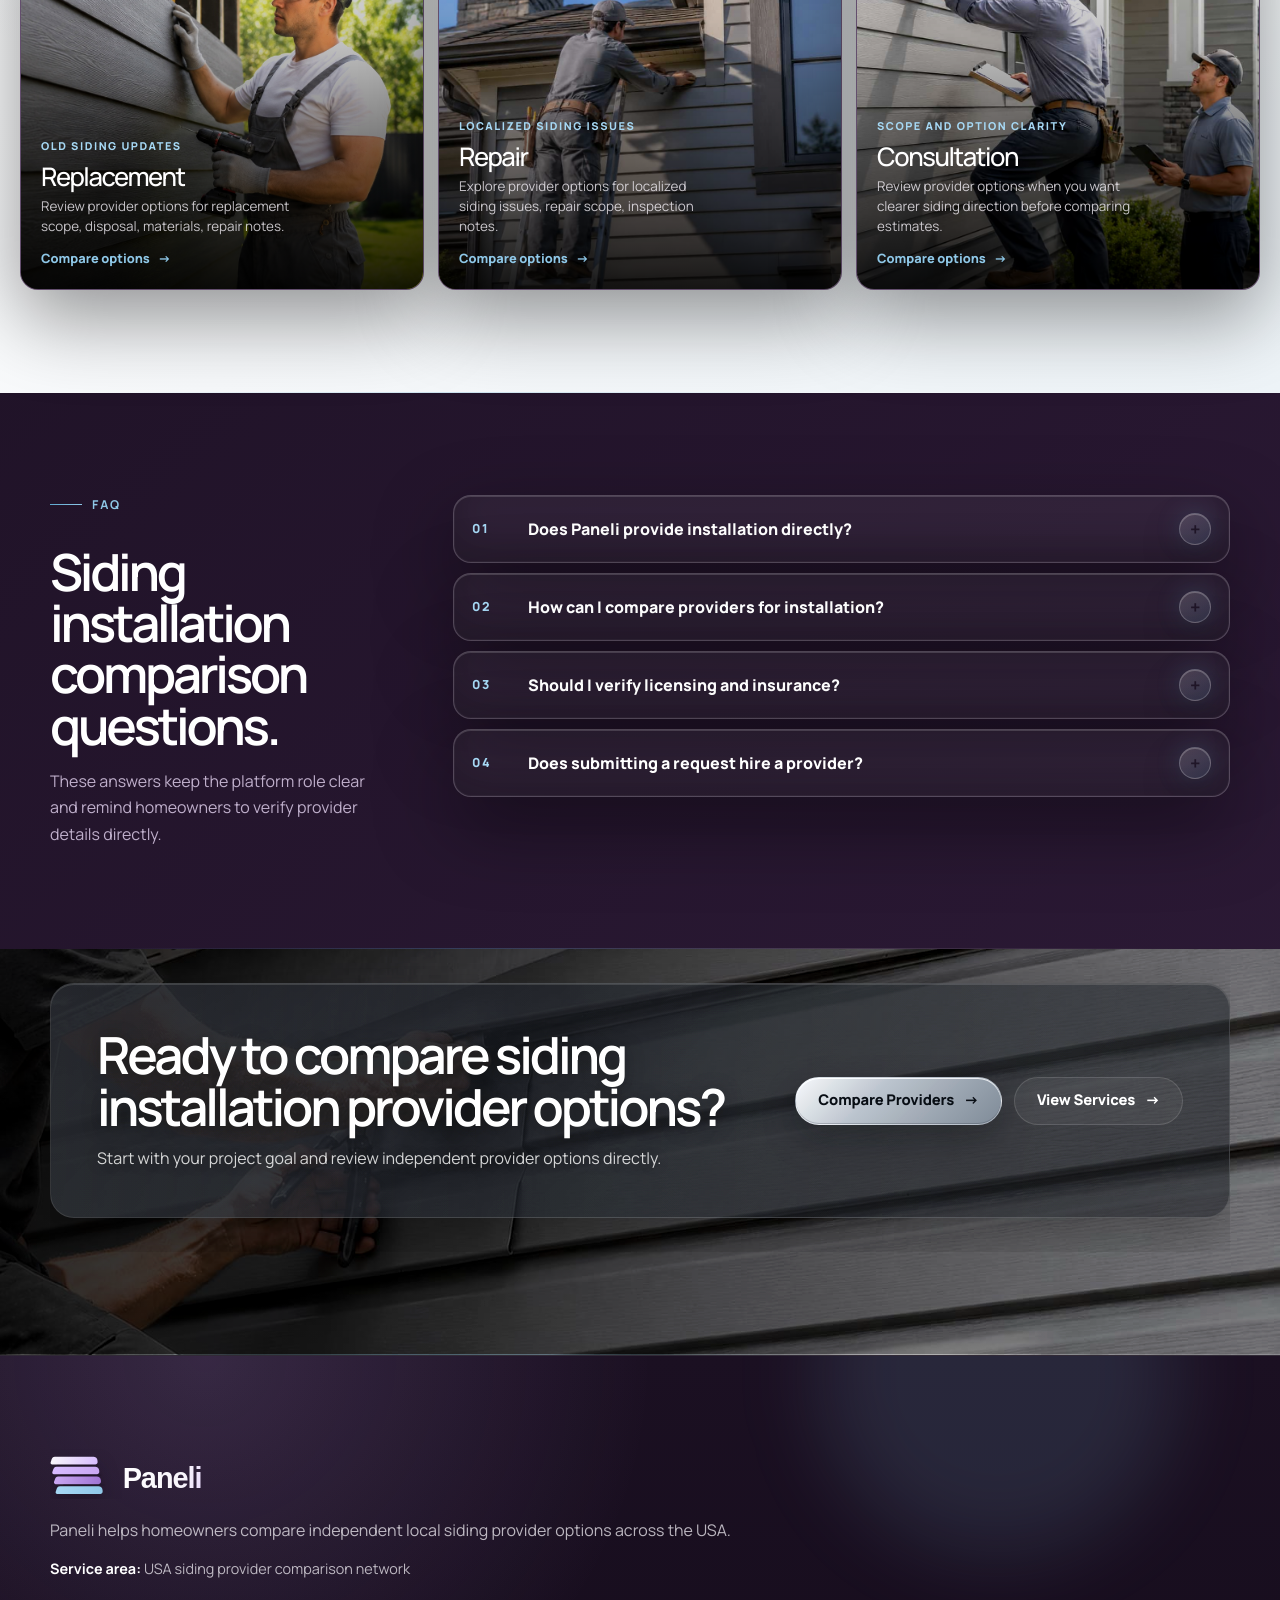
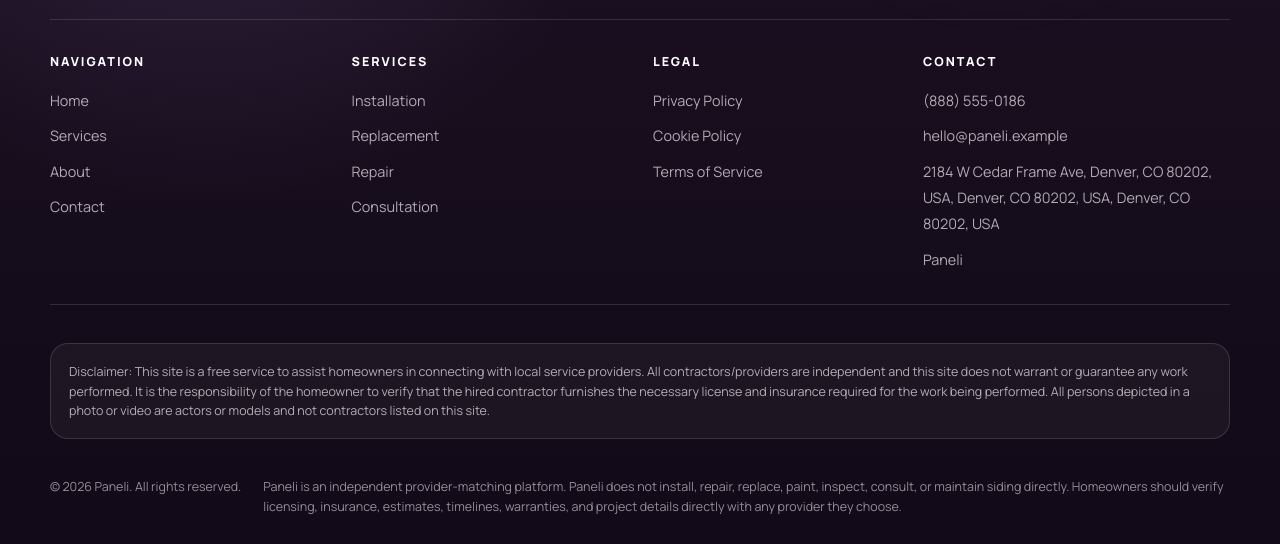
<file: siding-installation.html>
<!DOCTYPE html>
<html lang="en">

<head>
    <meta charset="UTF-8">
    <meta name="viewport" content="width=device-width, initial-scale=1.0">

    <title>Siding Installation Provider Comparison | Paneli</title>
    <meta name="description"
        content="Compare independent siding provider options for new siding installation projects with Paneli.">

    <link rel="icon" type="image/svg+xml" href="./assets/icons/favicon.svg">
    <link rel="preconnect" href="https://fonts.googleapis.com">
    <link rel="preconnect" href="https://fonts.gstatic.com" crossorigin>
    <link href="https://fonts.googleapis.com/css2?family=Manrope:wght@400;500;600;700;800&display=swap"
        rel="stylesheet">

    <link rel="stylesheet" href="./css/style.css">
</head>

<body class="service-detail-page">
    <div data-site-header></div>

    <main id="main">
        
        <section class="page-hero service-hero">
            <div class="page-hero__media">
                <img src="./assets/images/hero-installation-siding.jpg"
                    alt="New siding installation provider comparison" data-service-hero-image>
            </div>
            <div class="page-hero__overlay" aria-hidden="true"></div>
            <div class="page-hero__panel-lines" aria-hidden="true"></div>

            <div class="container">
                <div class="page-hero__content">
                    <span class="page-hero__kicker" data-service-kicker>New siding projects</span>

                    <h1 class="page-hero__title">
                        <span data-service-hero-title>Compare Siding Installation Providers</span>
                    </h1>

                    <p class="page-hero__text" data-service-hero-text>
                        Paneli helps homeowners explore independent siding provider options for new exterior cladding
                        projects.
                    </p>

                    <div class="service-hero__meta" data-service-meta>
                        <span>New siding projects</span>
                        <span>Independent providers</span>
                        <span>USA siding provider comparison network</span>
                    </div>

                    <div class="page-hero__actions">
                        <a class="btn btn--primary" href="contact.html?service=siding-installation#contact-form"
                            data-service-contact-link>
                            Compare Provider Options
                            <span aria-hidden="true">→</span>
                        </a>

                        <a class="btn btn--secondary" href="services.html">
                            View All Services
                            <span aria-hidden="true">→</span>
                        </a>

                        <a class="btn btn--ghost" href="#" data-phone-link>
                            Call Now
                        </a>
                    </div>

                    <nav class="section-nav" aria-label="Service page sections" data-section-nav>
                        <a href="#service-overview">Overview</a>
                        <a href="#provider-evaluation">Evaluate</a>
                        <a href="#choice-factors">Factors</a>
                        <a href="#estimate-clarity">Estimate</a>
                        <a href="#questions">Questions</a>
                        <a href="#faq">FAQ</a>
                    </nav>
                </div>
            </div>
        </section>

        
        <section class="section service-overview" id="service-overview">
            <div class="container service-overview__layout">
                <div class="service-overview__copy">
                    <span class="section__eyebrow">Service overview</span>

                    <h2>
                        Compare providers for new siding projects.
                    </h2>

                    <p data-service-overview>
                        Siding installation usually involves choosing exterior cladding, reviewing material options,
                        comparing scope details, and understanding how the provider plans the project.
                    </p>

                    <div class="service-overview__note">
                        <h3>Important platform note</h3>
                        <p>
                            <span data-company-name>Paneli</span> is an independent provider-matching platform. It does
                            not install siding directly, does not manage projects, and does not guarantee provider work.
                        </p>
                    </div>
                </div>

                <div class="service-overview__visual">
                    <img src="./assets/images/service-replacement.jpg" alt="Modern new siding exterior project"
                        loading="lazy" data-service-image>

                    <div class="service-overview__badge">
                        <span>Compare scope</span>
                        <span>Review materials</span>
                        <span>Verify provider details</span>
                    </div>
                </div>
            </div>
        </section>


<section class="provider-evaluation" id="provider-evaluation">
    <div class="provider-evaluation__inner">
        <div class="provider-evaluation__side">
            <span class="provider-evaluation__eyebrow">Provider evaluation</span>
            <strong>Evaluate</strong>
        </div>

        <div class="provider-evaluation__content">
            <div class="provider-evaluation__copy">
                <h2>Compare the provider, not just the price.</h2>

                <p>
                    Use each conversation to understand scope, materials, estimate expectations,
                    availability, communication style, and any consultation fees.
                </p>
            </div>

            <div class="provider-evaluation__list" data-service-evaluation-list></div>
        </div>
    </div>
</section>

        
        <section class="section choice-factors" id="choice-factors">
            <div class="container choice-factors__layout">
                <div class="choice-factors__copy">
                    <span class="section__eyebrow">Choice factors</span>

                    <h2>
                        Installation.
                    </h2>

                    <p>
                        A clear comparison should look beyond the first price. Ask how each provider explains scope,
                        materials, scheduling, warranty terms, and possible exterior details.
                    </p>

                    <a class="btn btn--secondary" href="contact.html?service=siding-installation#contact-form"
                        data-service-contact-link>
                        Start Comparison
                        <span aria-hidden="true">→</span>
                    </a>
                </div>

                <div class="choice-factors__grid" data-service-choice-factors></div>
            </div>
        </section>

    
    <section class="service-estimate" id="estimate-clarity">
        <div class="service-estimate__shell">
            <div class="service-estimate__media">
                <img src="./assets/images/siding-texture-closeup.jpg" alt="Siding estimate and exterior detail"
                    loading="lazy">
            </div>
    
            <div class="service-estimate__content">
                <div class="service-estimate__header">
                    <span class="service-estimate__eyebrow">Estimate clarity</span>
    
                    <div>
                        <h2>Ask what the estimate includes.</h2>
                        <p>
                            Before choosing a provider, compare how scope, materials, labor, timelines, and warranty terms
                            are explained.
                        </p>
                    </div>
                </div>
    
                <div class="estimate-strip service-estimate__strip" data-service-estimate-strip></div>
    
                <div class="service-estimate__notice">
                    <span aria-hidden="true">!</span>
                    <p>
                        Pricing, timelines, warranties, consultation details, and project terms should be confirmed directly
                        with each independent provider.
                    </p>
                </div>
            </div>
        </div>
    </section>

    
    <section class="service-questions" id="questions">
        <div class="container service-questions__inner">
            <div class="service-questions__top">
                <div>
                    <span class="service-questions__eyebrow">Homeowner questions</span>
    
                    <h2>Ask better questions before choosing.</h2>
                </div>
    
                <p>
                    Use these questions when comparing independent siding providers. They help clarify scope,
                    materials, estimate details, timelines, and what should be verified directly.
                </p>
            </div>
    
            <div class="service-questions__list" data-service-questions></div>
        </div>
    </section>

        
        <section class="section section--light related-services">
            <div class="container-wide">
                <div class="related-services__header">
                    <div>
                        <span class="section__eyebrow">Other service paths</span>
                        <h2>Need a different siding comparison path?</h2>
                    </div>

                    <p>
                        Installation is only one service category. Homeowners can also compare replacement, repair, or
                        consultation provider options.
                    </p>
                </div>

                <div class="service-photo-grid" data-related-services></div>
            </div>
        </section>

        
        <section class="section service-faq" id="faq">
            <div class="container service-faq__layout">
                <div class="service-faq__copy">
                    <span class="section__eyebrow">FAQ</span>

                    <h2>
                        Siding installation comparison questions.
                    </h2>

                    <p>
                        These answers keep the platform role clear and remind homeowners to verify provider details
                        directly.
                    </p>
                </div>

                <div>
                    <div class="faq-list" data-service-faq-list></div>
                    <div data-service-faq-schema></div>
                </div>
            </div>
        </section>

        
        <section class="section service-final-cta">
            <div class="container">
                <div class="cta-strip">
                    <div class="cta-strip__inner">
                        <div>
                            <h2>Ready to compare siding installation provider options?</h2>
                            <p>
                                Start with your project goal and review independent provider options directly.
                            </p>
                        </div>

                        <div class="page-hero__actions">
                            <a class="btn btn--primary" href="contact.html?service=siding-installation#contact-form"
                                data-service-contact-link>
                                Compare Providers
                                <span aria-hidden="true">→</span>
                            </a>

                            <a class="btn btn--ghost" href="services.html">
                                View Services
                                <span aria-hidden="true">→</span>
                            </a>
                        </div>
                    </div>
                </div>
            </div>
        </section>
    </main>

    <div data-site-footer></div>
    <div data-policy-banner></div>

    <script src="./js/config.js" defer></script>
    <script src="./js/main.js" defer></script>
    <script src="./js/service-page.js" defer></script>
</body>

</html>
</file>
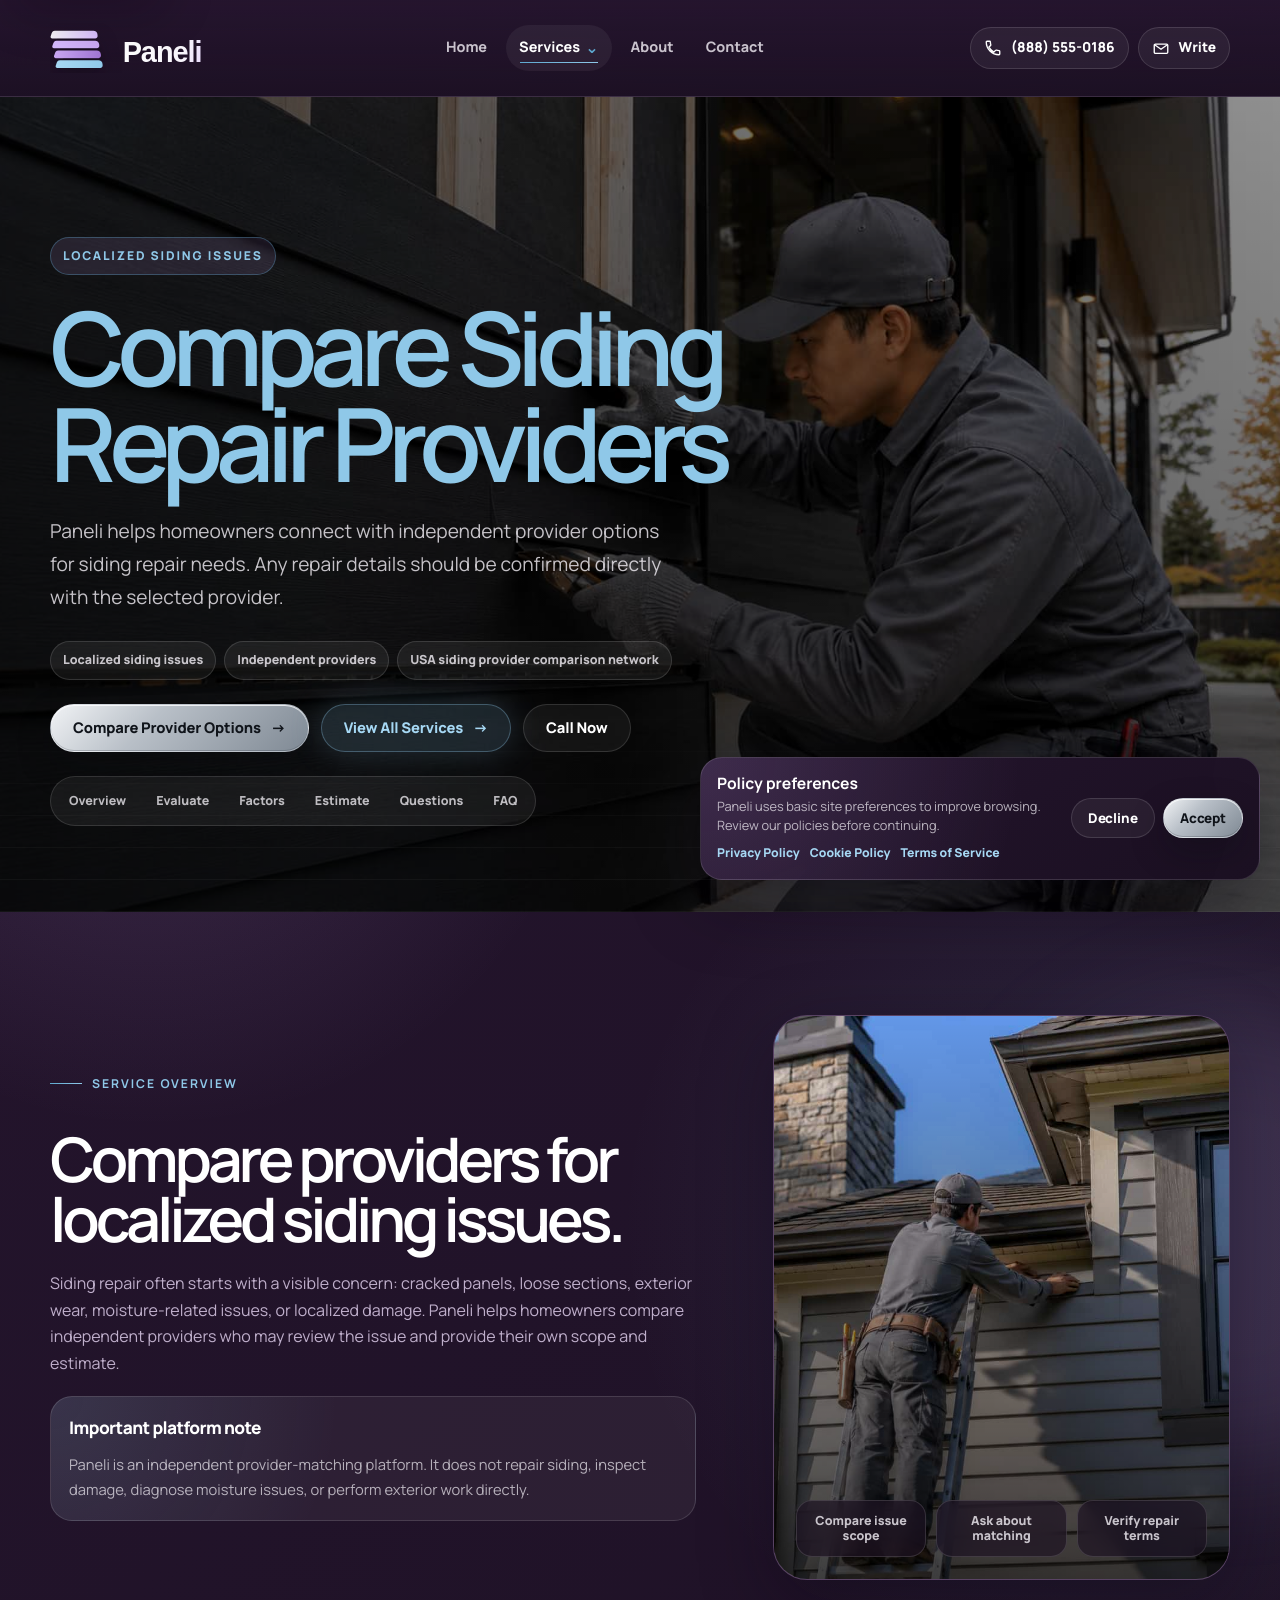
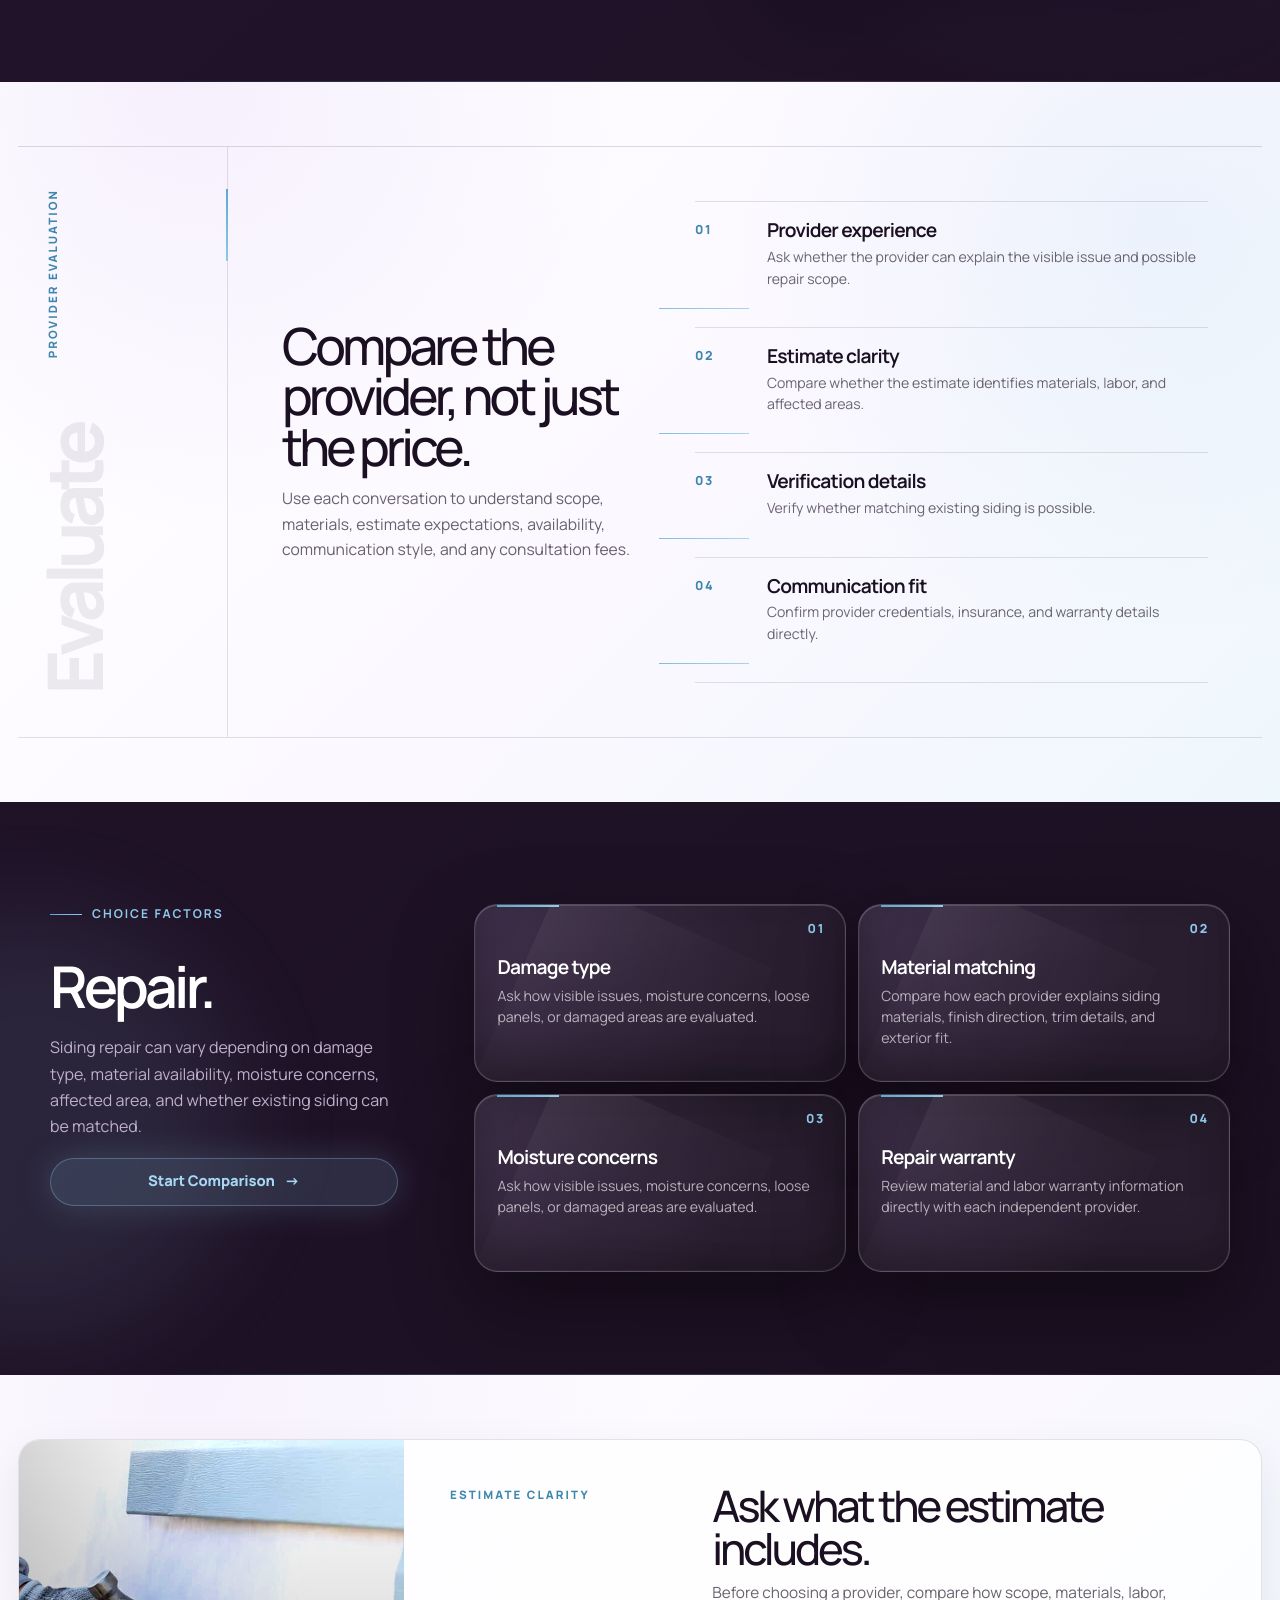
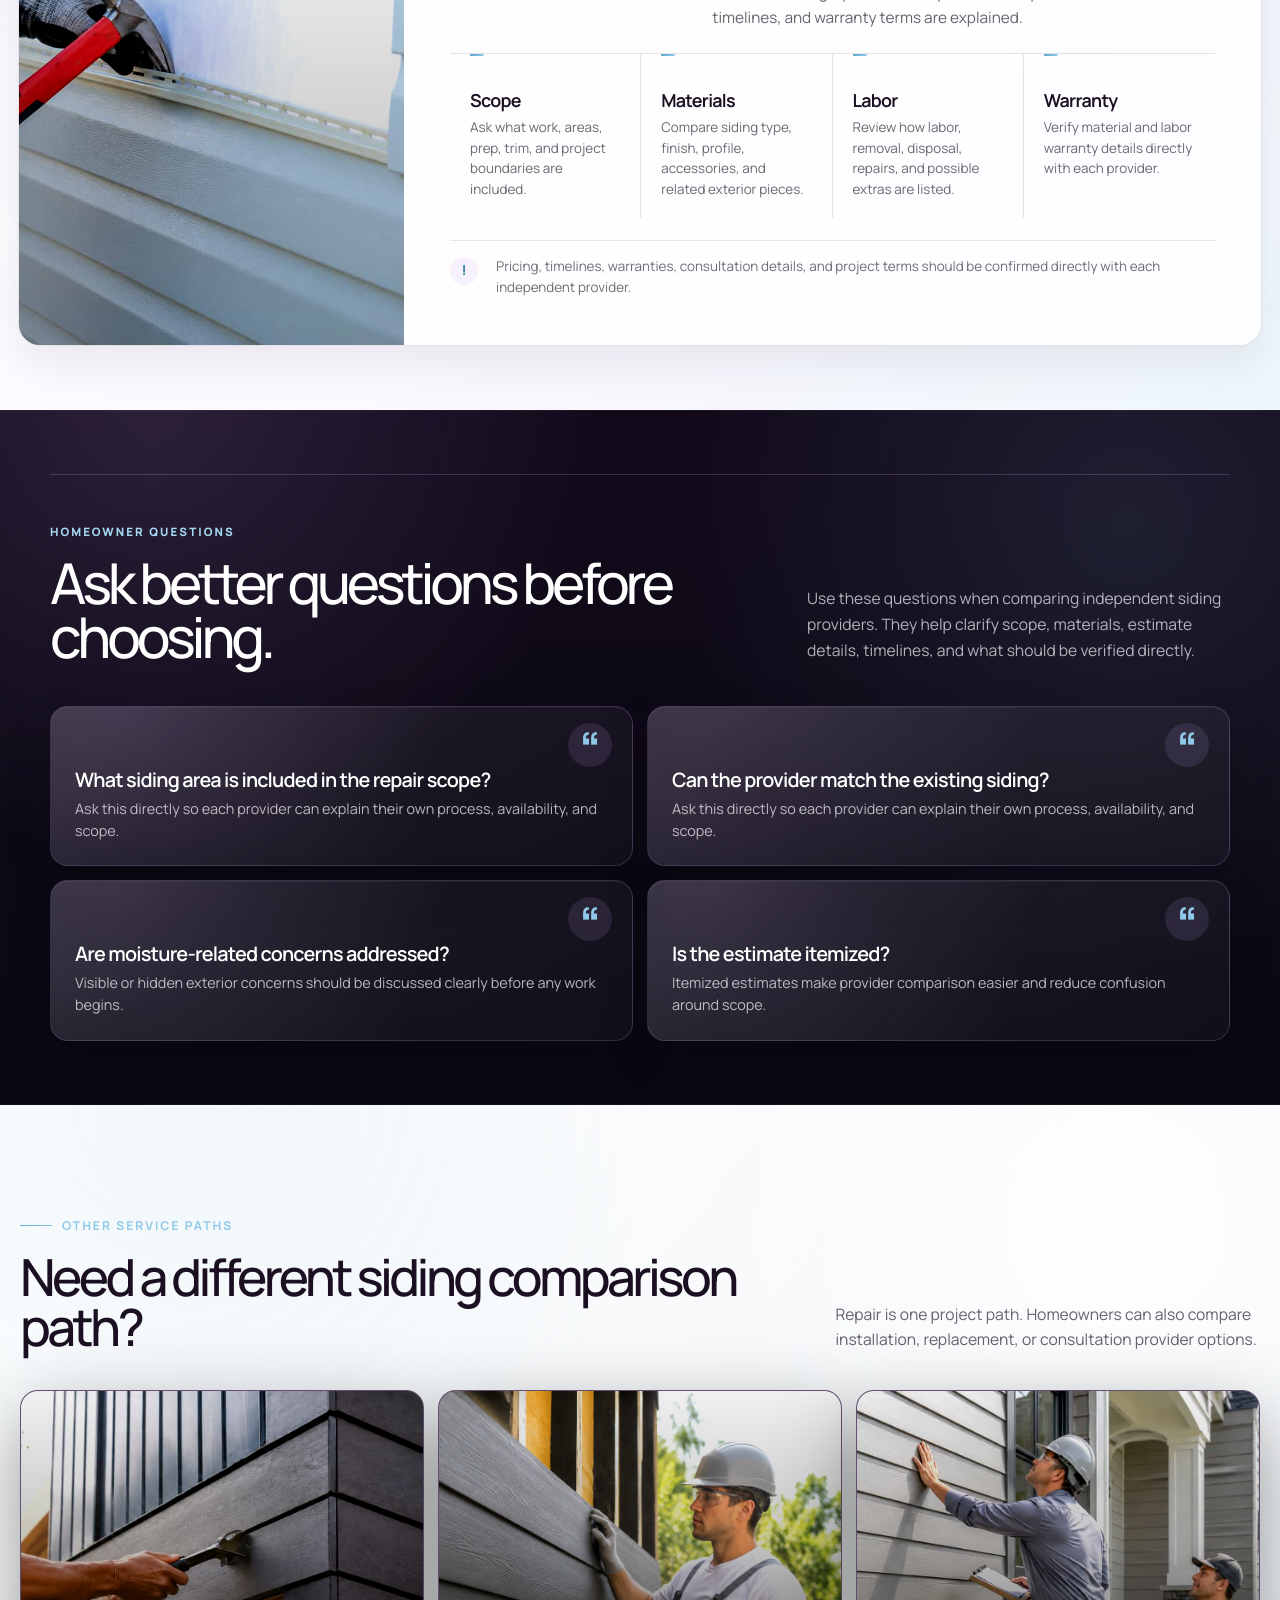
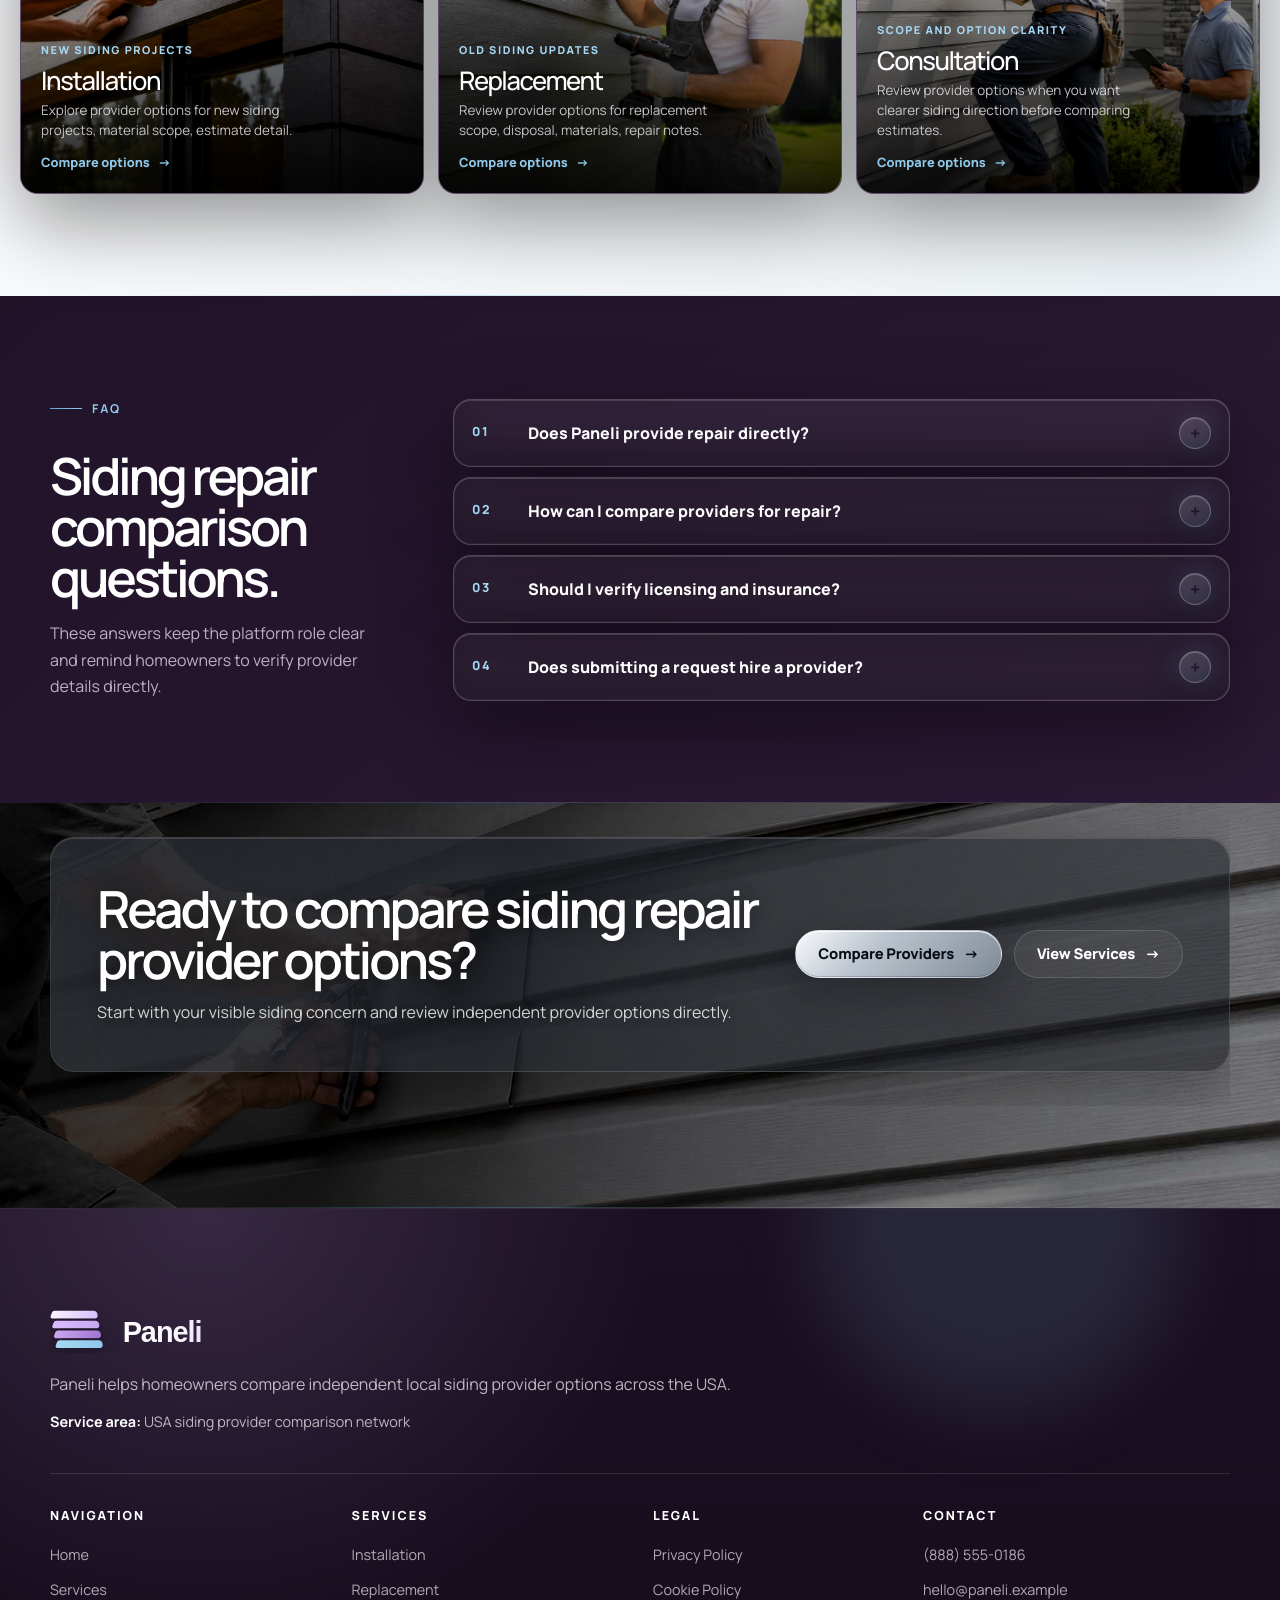
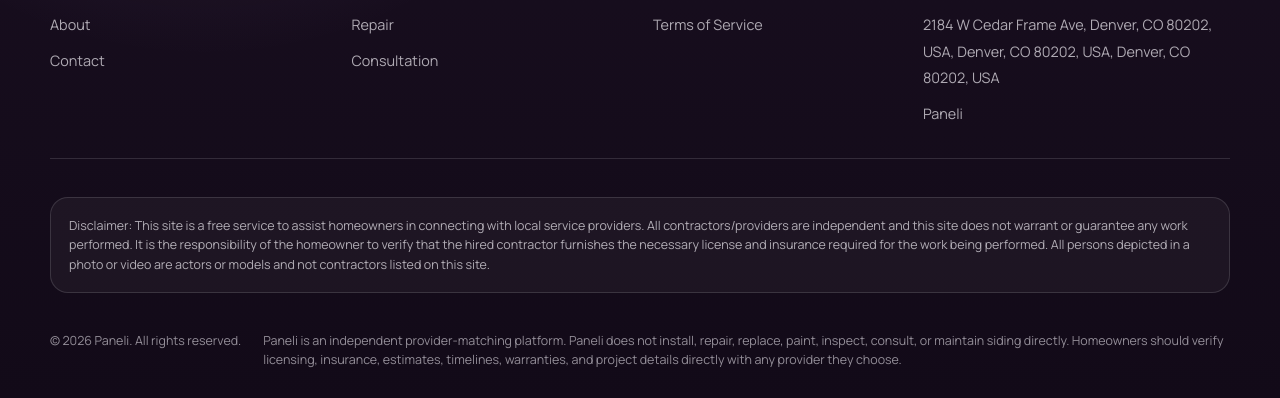
<file: siding-repair.html>
<!DOCTYPE html>
<html lang="en">

<head>
    <meta charset="UTF-8">
    <meta name="viewport" content="width=device-width, initial-scale=1.0">

    <title>Siding Repair Provider Comparison | Paneli</title>
    <meta name="description"
        content="Compare independent siding provider options for damaged panels, loose sections, visible wear, and repair scope.">

    <link rel="icon" type="image/svg+xml" href="./assets/icons/favicon.svg">
    <link rel="preconnect" href="https://fonts.googleapis.com">
    <link rel="preconnect" href="https://fonts.gstatic.com" crossorigin>
    <link href="https://fonts.googleapis.com/css2?family=Manrope:wght@400;500;600;700;800&display=swap"
        rel="stylesheet">

    <link rel="stylesheet" href="./css/style.css">
</head>

<body class="service-detail-page">
    <div data-site-header></div>

    <main id="main">
        
        <section class="page-hero service-hero">
            <div class="page-hero__media">
                <img src="./assets/images/hero-repair-siding.jpg" alt="Siding repair provider comparison"
                    data-service-hero-image>
            </div>
            <div class="page-hero__overlay" aria-hidden="true"></div>
            <div class="page-hero__panel-lines" aria-hidden="true"></div>

            <div class="container">
                <div class="page-hero__content">
                    <span class="page-hero__kicker" data-service-kicker>Localized siding issues</span>

                    <h1 class="page-hero__title">
                        <span data-service-hero-title>Compare Siding Repair Providers</span>
                    </h1>

                    <p class="page-hero__text" data-service-hero-text>
                        Paneli helps homeowners connect with independent provider options for siding repair needs.
                    </p>

                    <div class="service-hero__meta" data-service-meta>
                        <span>Localized siding issues</span>
                        <span>Independent providers</span>
                        <span>USA siding provider comparison network</span>
                    </div>

                    <div class="page-hero__actions">
                        <a class="btn btn--primary" href="contact.html?service=siding-repair#contact-form"
                            data-service-contact-link>
                            Compare Provider Options
                            <span aria-hidden="true">→</span>
                        </a>

                        <a class="btn btn--secondary" href="services.html">
                            View All Services
                            <span aria-hidden="true">→</span>
                        </a>

                        <a class="btn btn--ghost" href="#" data-phone-link>
                            Call Now
                        </a>
                    </div>

                    <nav class="section-nav" aria-label="Service page sections" data-section-nav>
                        <a href="#service-overview">Overview</a>
                        <a href="#provider-evaluation">Evaluate</a>
                        <a href="#choice-factors">Factors</a>
                        <a href="#estimate-clarity">Estimate</a>
                        <a href="#questions">Questions</a>
                        <a href="#faq">FAQ</a>
                    </nav>
                </div>
            </div>
        </section>

        
        <section class="section service-overview" id="service-overview">
            <div class="container service-overview__layout">
                <div class="service-overview__copy">
                    <span class="section__eyebrow">Service overview</span>

                    <h2>
                        Compare providers for localized siding issues.
                    </h2>

                    <p data-service-overview>
                        Siding repair often starts with a visible concern: cracked panels, loose sections, exterior
                        wear, moisture-related issues, or localized damage.
                    </p>

                    <div class="service-overview__note">
                        <h3>Important platform note</h3>
                        <p>
                            <span data-company-name>Paneli</span> is an independent provider-matching platform. It does
                            not repair siding, inspect damage, diagnose moisture issues, or perform exterior work
                            directly.
                        </p>
                    </div>
                </div>

                <div class="service-overview__visual">
                    <img src="./assets/images/service-replacement.jpg"
                        alt="Localized siding repair and exterior panel detail" loading="lazy" data-service-image>

                    <div class="service-overview__badge">
                        <span>Compare issue scope</span>
                        <span>Ask about matching</span>
                        <span>Verify repair terms</span>
                    </div>
                </div>
            </div>
        </section>

    
    <section class="provider-evaluation" id="provider-evaluation">
        <div class="provider-evaluation__inner">
            <div class="provider-evaluation__side">
                <span class="provider-evaluation__eyebrow">Provider evaluation</span>
                <strong>Evaluate</strong>
            </div>
    
            <div class="provider-evaluation__content">
                <div class="provider-evaluation__copy">
                    <h2>Compare the provider, not just the price.</h2>
    
                    <p>
                        Use each conversation to understand scope, materials, estimate expectations,
                        availability, communication style, and any consultation fees.
                    </p>
                </div>
    
                <div class="provider-evaluation__list" data-service-evaluation-list></div>
            </div>
        </div>
    </section>

        
        <section class="section choice-factors" id="choice-factors">
            <div class="container choice-factors__layout">
                <div class="choice-factors__copy">
                    <span class="section__eyebrow">Choice factors</span>

                    <h2>
                        Repair.
                    </h2>

                    <p>
                        Siding repair can vary depending on damage type, material availability, moisture concerns,
                        affected area, and whether existing siding can be matched.
                    </p>

                    <a class="btn btn--secondary" href="contact.html?service=siding-repair#contact-form"
                        data-service-contact-link>
                        Start Comparison
                        <span aria-hidden="true">→</span>
                    </a>
                </div>

                <div class="choice-factors__grid" data-service-choice-factors></div>
            </div>
        </section>

    
    <section class="service-estimate" id="estimate-clarity">
        <div class="service-estimate__shell">
            <div class="service-estimate__media">
                <img src="./assets/images/siding-texture-closeup.jpg" alt="Siding estimate and exterior detail"
                    loading="lazy">
            </div>
    
            <div class="service-estimate__content">
                <div class="service-estimate__header">
                    <span class="service-estimate__eyebrow">Estimate clarity</span>
    
                    <div>
                        <h2>Ask what the estimate includes.</h2>
                        <p>
                            Before choosing a provider, compare how scope, materials, labor, timelines, and warranty terms
                            are explained.
                        </p>
                    </div>
                </div>
    
                <div class="estimate-strip service-estimate__strip" data-service-estimate-strip></div>
    
                <div class="service-estimate__notice">
                    <span aria-hidden="true">!</span>
                    <p>
                        Pricing, timelines, warranties, consultation details, and project terms should be confirmed directly
                        with each independent provider.
                    </p>
                </div>
            </div>
        </div>
    </section>

    
    <section class="service-questions" id="questions">
        <div class="container service-questions__inner">
            <div class="service-questions__top">
                <div>
                    <span class="service-questions__eyebrow">Homeowner questions</span>
    
                    <h2>Ask better questions before choosing.</h2>
                </div>
    
                <p>
                    Use these questions when comparing independent siding providers. They help clarify scope,
                    materials, estimate details, timelines, and what should be verified directly.
                </p>
            </div>
    
            <div class="service-questions__list" data-service-questions></div>
        </div>
    </section>

        
        <section class="section section--light related-services">
            <div class="container-wide">
                <div class="related-services__header">
                    <div>
                        <span class="section__eyebrow">Other service paths</span>
                        <h2>Need a different siding comparison path?</h2>
                    </div>

                    <p>
                        Repair is one project path. Homeowners can also compare installation, replacement, or
                        consultation provider options.
                    </p>
                </div>

                <div class="service-photo-grid" data-related-services></div>
            </div>
        </section>

        
        <section class="section service-faq" id="faq">
            <div class="container service-faq__layout">
                <div class="service-faq__copy">
                    <span class="section__eyebrow">FAQ</span>

                    <h2>
                        Siding repair comparison questions.
                    </h2>

                    <p>
                        These answers keep the platform role clear and remind homeowners to verify provider details
                        directly.
                    </p>
                </div>

                <div>
                    <div class="faq-list" data-service-faq-list></div>
                    <div data-service-faq-schema></div>
                </div>
            </div>
        </section>

        
        <section class="section service-final-cta">
            <div class="container">
                <div class="cta-strip">
                    <div class="cta-strip__inner">
                        <div>
                            <h2>Ready to compare siding repair provider options?</h2>
                            <p>
                                Start with your visible siding concern and review independent provider options directly.
                            </p>
                        </div>

                        <div class="page-hero__actions">
                            <a class="btn btn--primary" href="contact.html?service=siding-repair#contact-form"
                                data-service-contact-link>
                                Compare Providers
                                <span aria-hidden="true">→</span>
                            </a>

                            <a class="btn btn--ghost" href="services.html">
                                View Services
                                <span aria-hidden="true">→</span>
                            </a>
                        </div>
                    </div>
                </div>
            </div>
        </section>
    </main>

    <div data-site-footer></div>
    <div data-policy-banner></div>

    <script src="./js/config.js" defer></script>
    <script src="./js/main.js" defer></script>
    <script src="./js/service-page.js" defer></script>
</body>

</html>
</file>
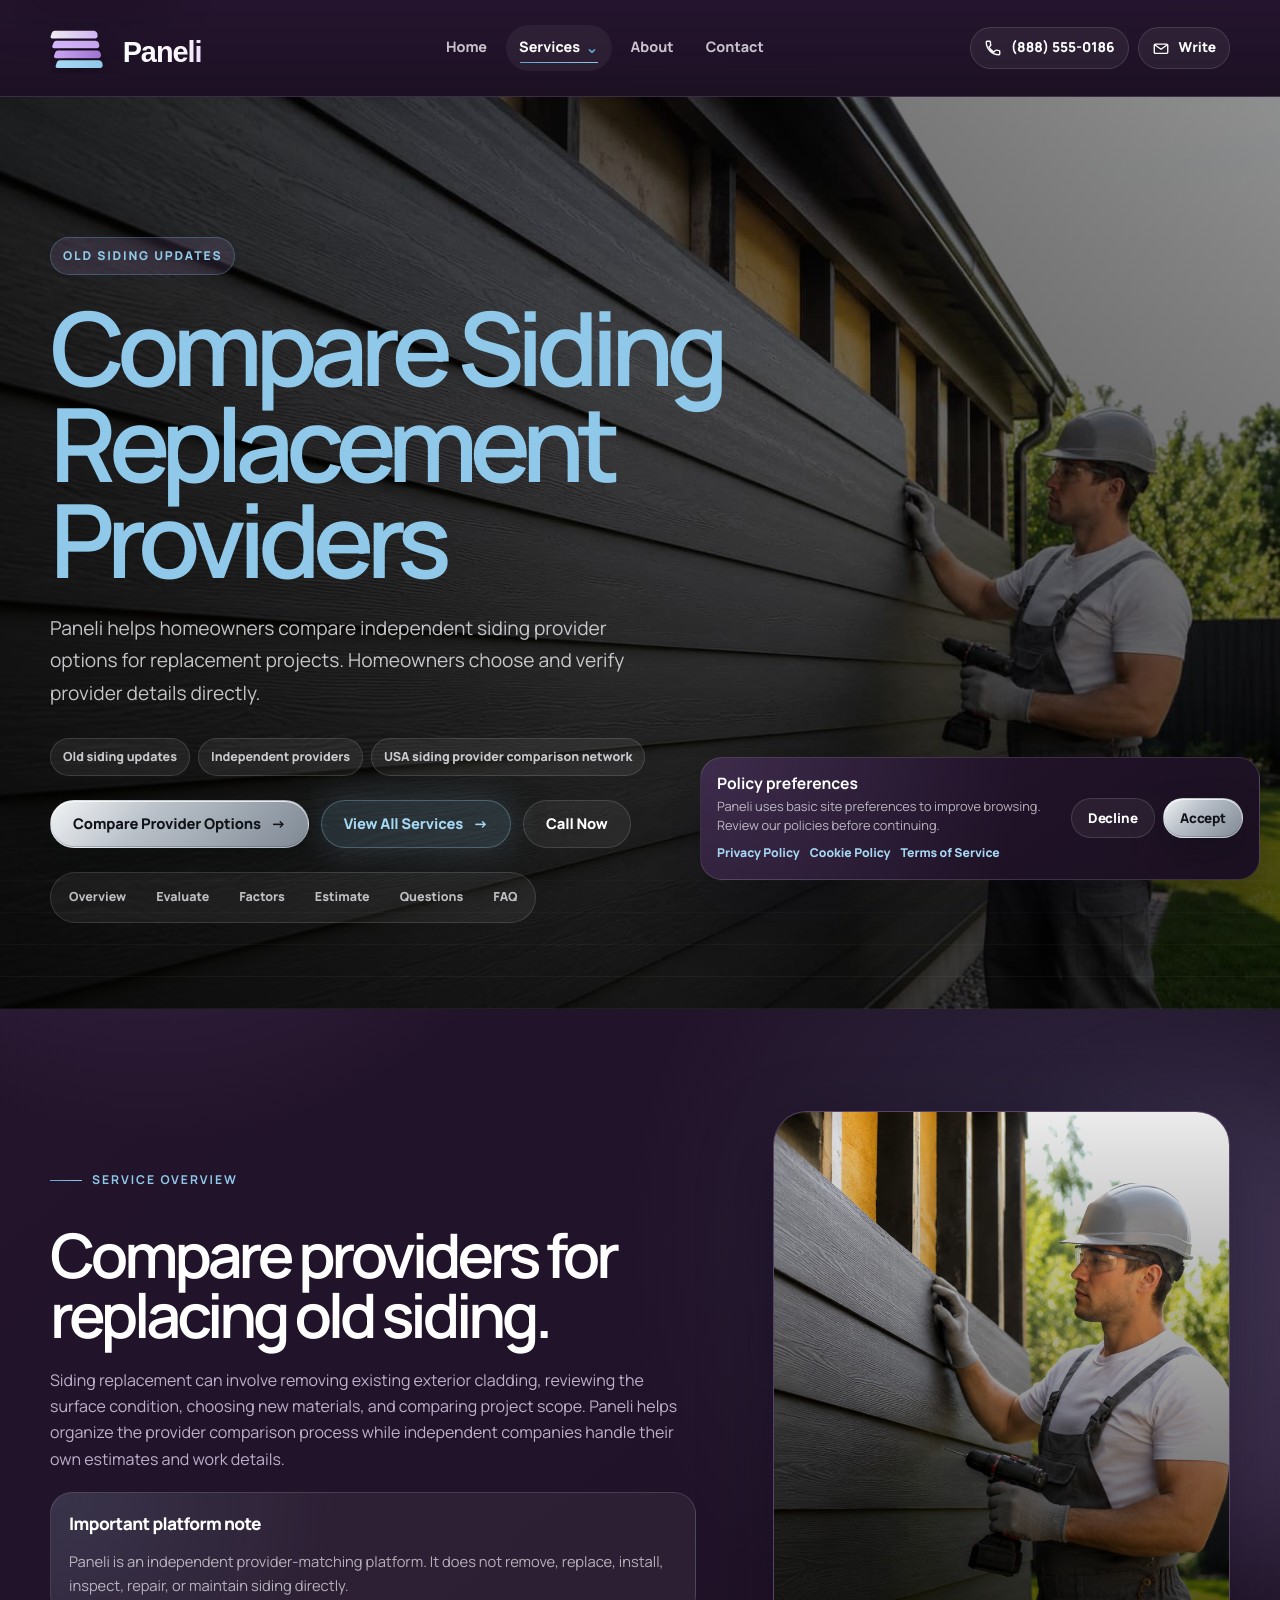
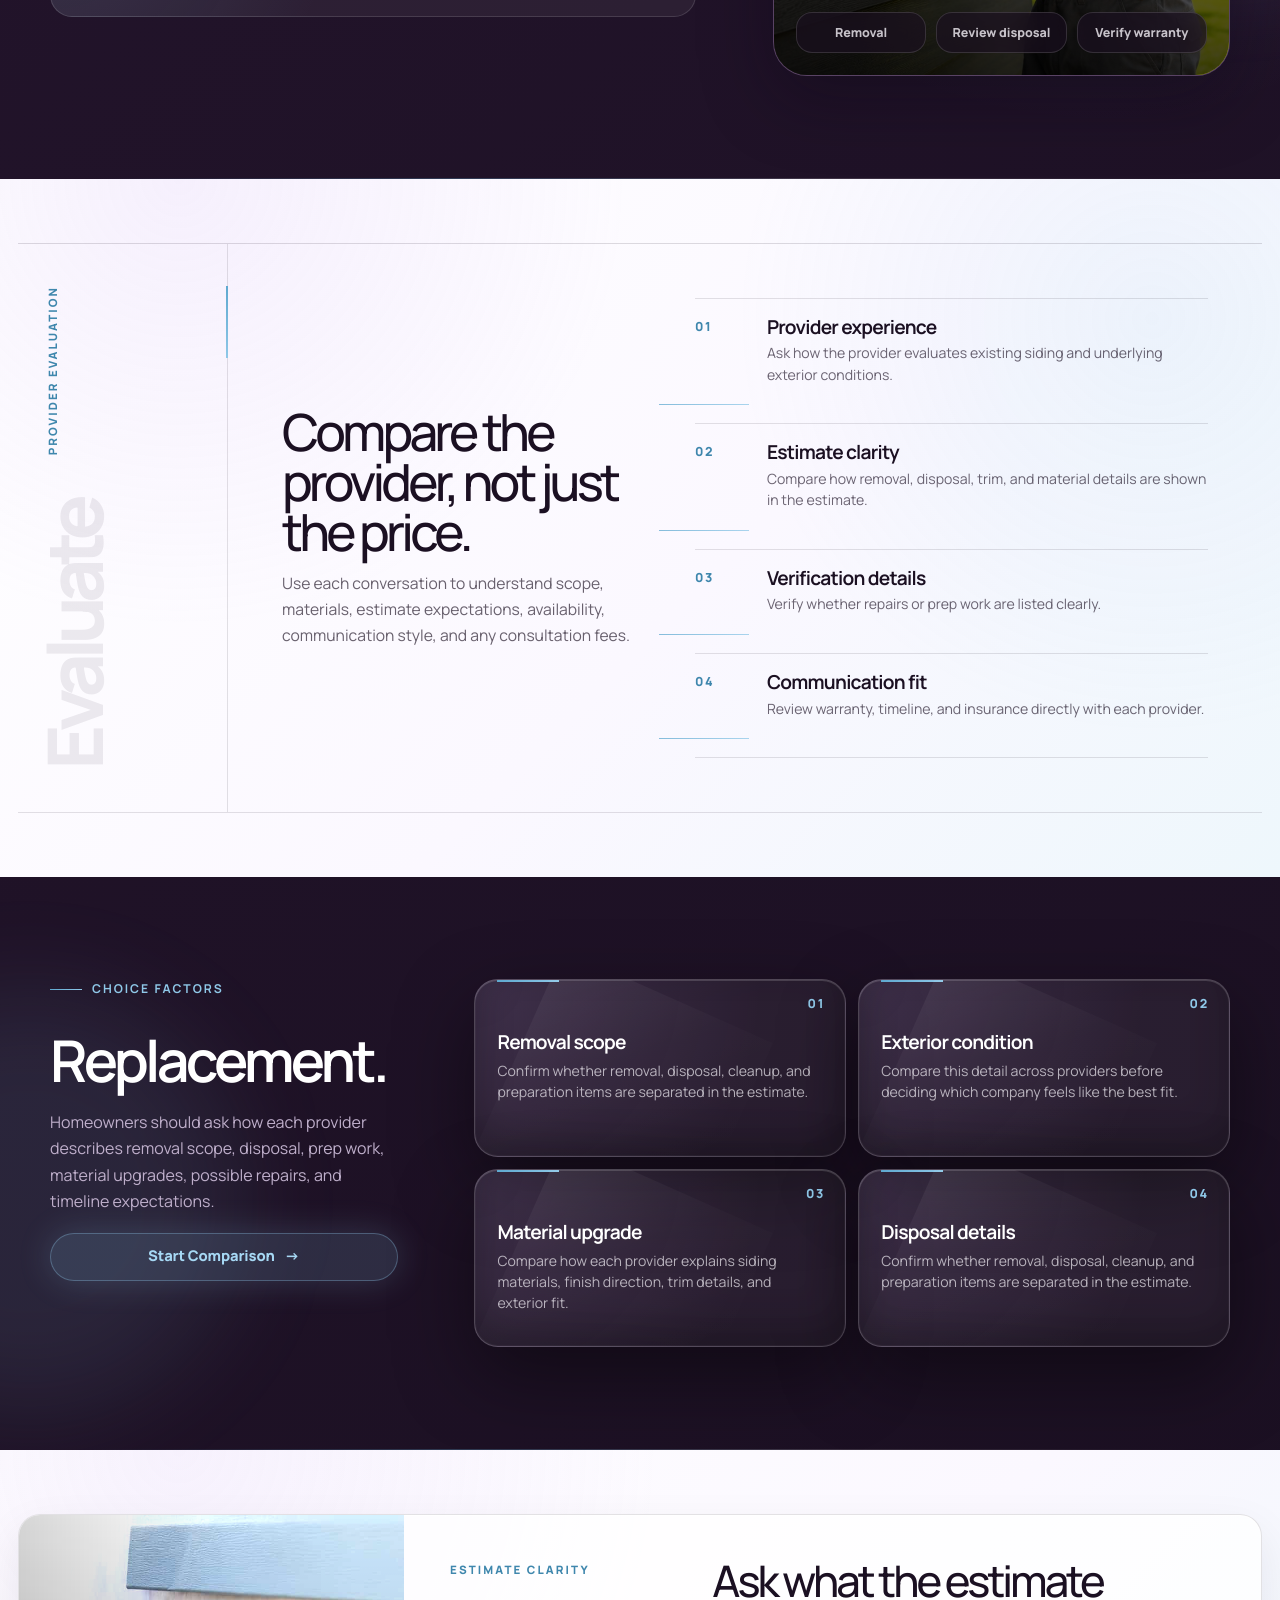
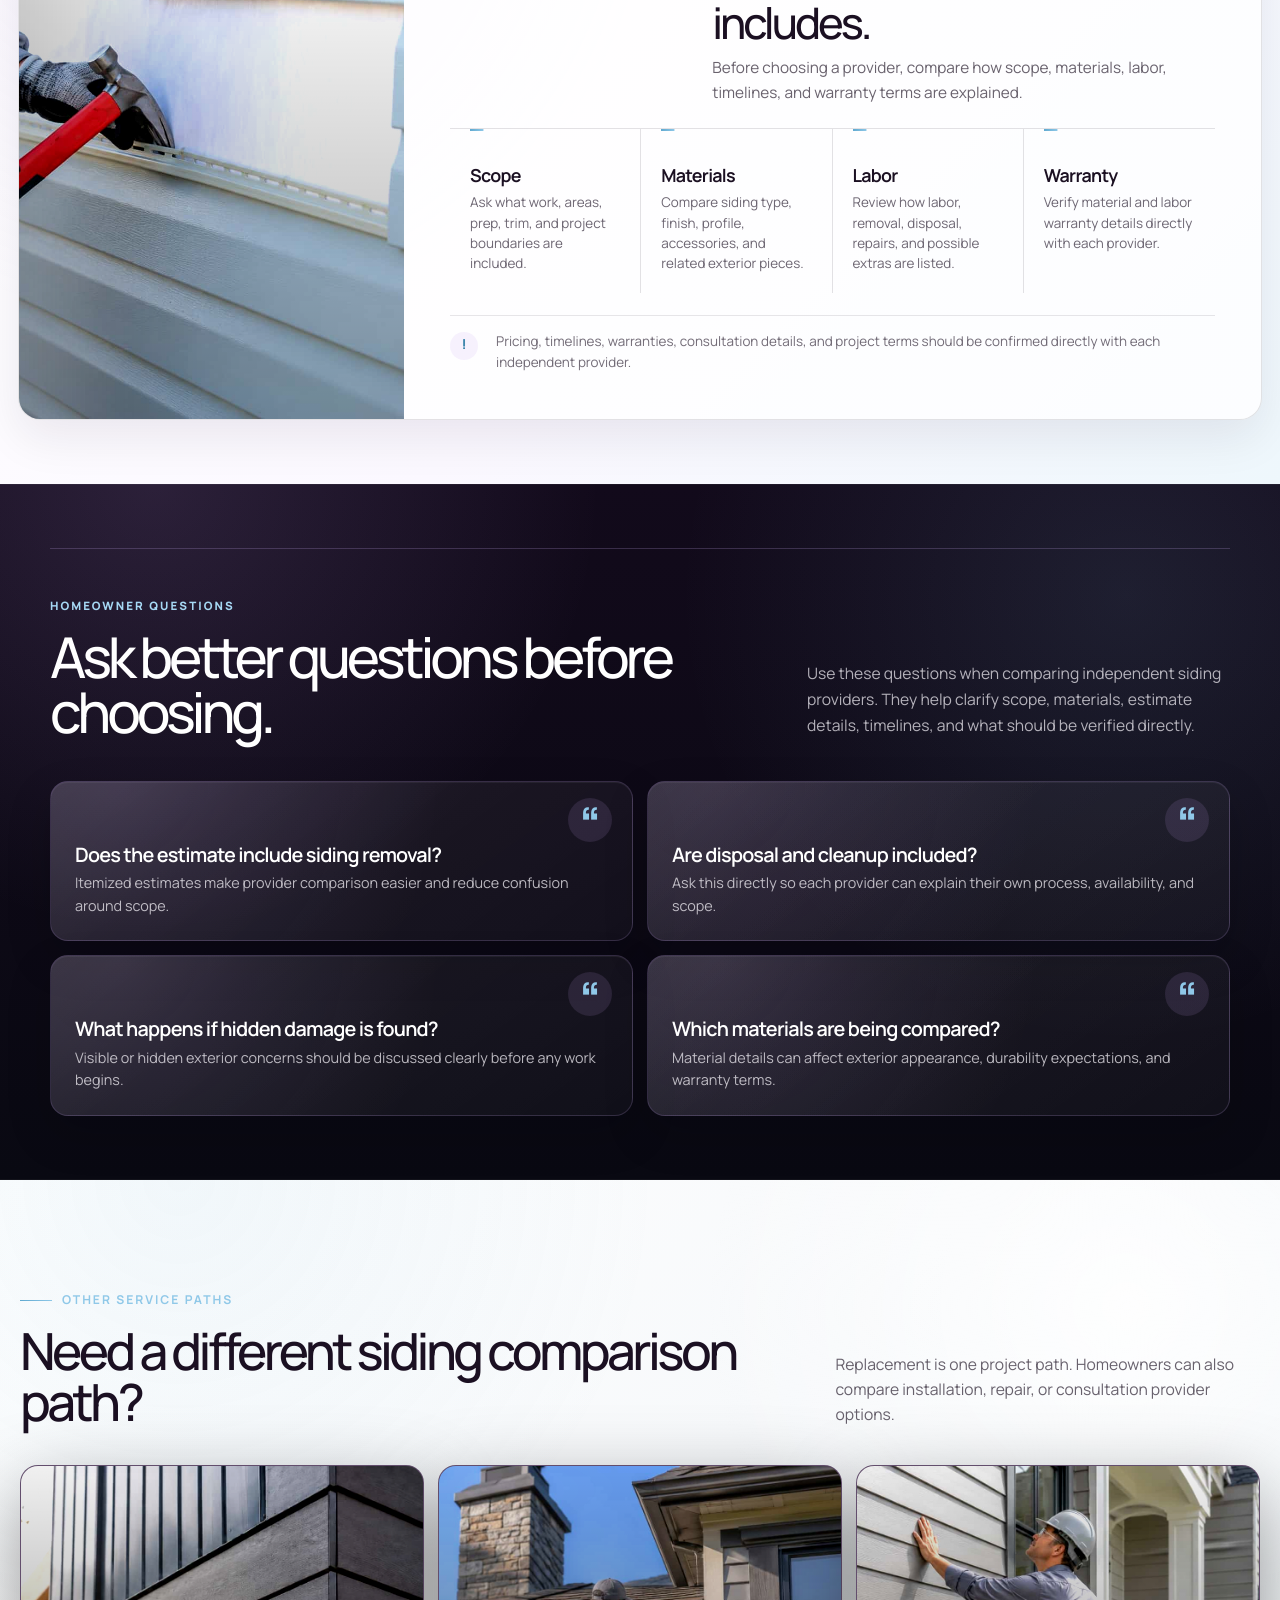
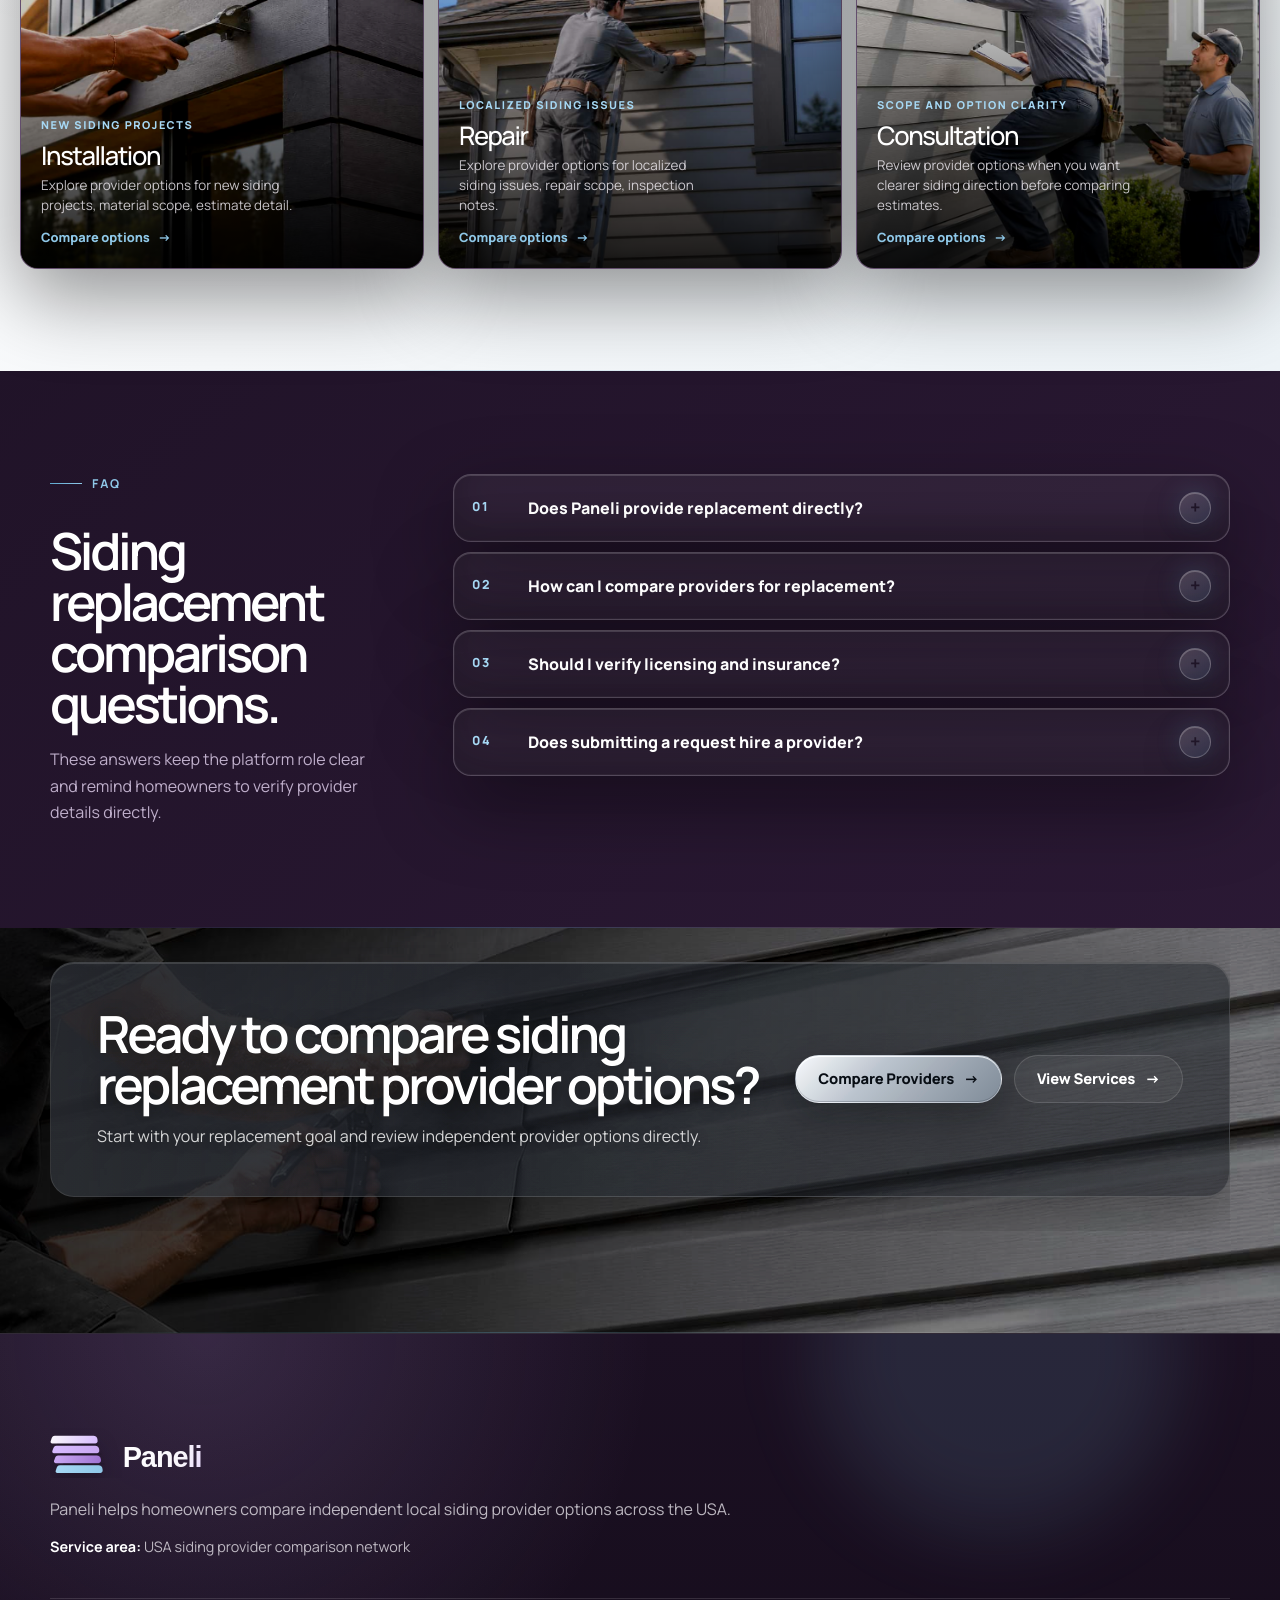
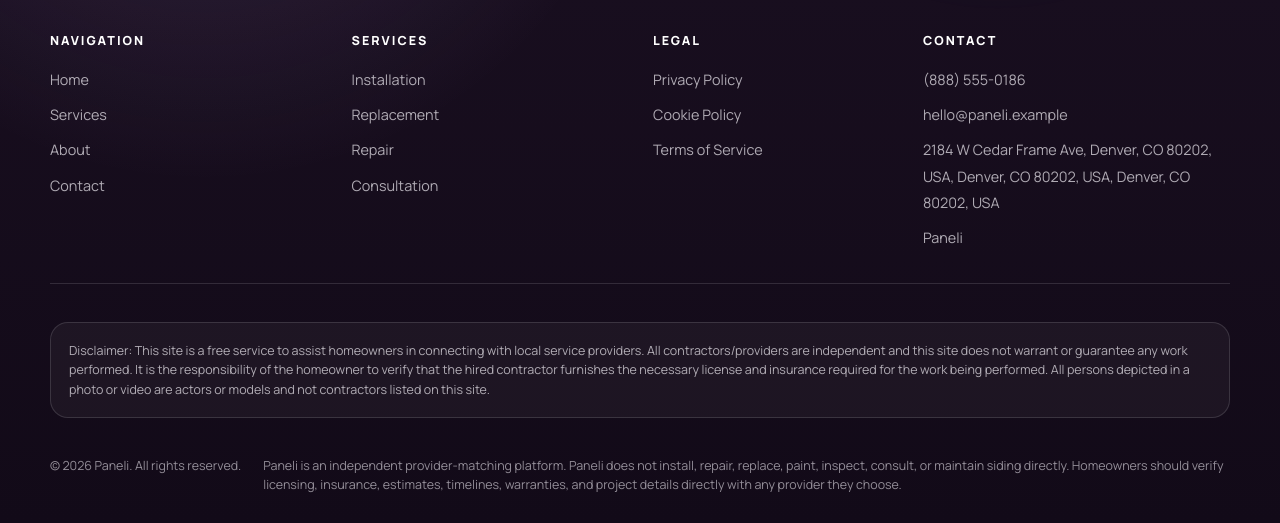
<file: siding-replacement.html>
<!DOCTYPE html>
<html lang="en">

<head>
    <meta charset="UTF-8">
    <meta name="viewport" content="width=device-width, initial-scale=1.0">

    <title>Siding Replacement Provider Comparison | Paneli</title>
    <meta name="description"
        content="Compare independent siding provider options for siding replacement, removal scope, materials, and estimate clarity.">

    <link rel="icon" type="image/svg+xml" href="./assets/icons/favicon.svg">
    <link rel="preconnect" href="https://fonts.googleapis.com">
    <link rel="preconnect" href="https://fonts.gstatic.com" crossorigin>
    <link href="https://fonts.googleapis.com/css2?family=Manrope:wght@400;500;600;700;800&display=swap"
        rel="stylesheet">

    <link rel="stylesheet" href="./css/style.css">
</head>

<body class="service-detail-page">
    <div data-site-header></div>

    <main id="main">
        
        <section class="page-hero service-hero">
            <div class="page-hero__media">
                <img src="./assets/images/hero-replacement-siding.jpg" alt="Siding replacement provider comparison"
                    data-service-hero-image>
            </div>
            <div class="page-hero__overlay" aria-hidden="true"></div>
            <div class="page-hero__panel-lines" aria-hidden="true"></div>

            <div class="container">
                <div class="page-hero__content">
                    <span class="page-hero__kicker" data-service-kicker>Old siding updates</span>

                    <h1 class="page-hero__title">
                        <span data-service-hero-title>Compare Siding Replacement Providers</span>
                    </h1>

                    <p class="page-hero__text" data-service-hero-text>
                        Paneli helps homeowners compare independent siding provider options for replacement projects.
                    </p>

                    <div class="service-hero__meta" data-service-meta>
                        <span>Old siding updates</span>
                        <span>Independent providers</span>
                        <span>USA siding provider comparison network</span>
                    </div>

                    <div class="page-hero__actions">
                        <a class="btn btn--primary" href="contact.html?service=siding-replacement#contact-form"
                            data-service-contact-link>
                            Compare Provider Options
                            <span aria-hidden="true">→</span>
                        </a>

                        <a class="btn btn--secondary" href="services.html">
                            View All Services
                            <span aria-hidden="true">→</span>
                        </a>

                        <a class="btn btn--ghost" href="#" data-phone-link>
                            Call Now
                        </a>
                    </div>

                    <nav class="section-nav" aria-label="Service page sections" data-section-nav>
                        <a href="#service-overview">Overview</a>
                        <a href="#provider-evaluation">Evaluate</a>
                        <a href="#choice-factors">Factors</a>
                        <a href="#estimate-clarity">Estimate</a>
                        <a href="#questions">Questions</a>
                        <a href="#faq">FAQ</a>
                    </nav>
                </div>
            </div>
        </section>

        
        <section class="section service-overview" id="service-overview">
            <div class="container service-overview__layout">
                <div class="service-overview__copy">
                    <span class="section__eyebrow">Service overview</span>

                    <h2>
                        Compare providers for replacing old siding.
                    </h2>

                    <p data-service-overview>
                        Siding replacement can involve removing existing exterior cladding, reviewing the surface
                        condition, choosing new materials, and comparing project scope.
                    </p>

                    <div class="service-overview__note">
                        <h3>Important platform note</h3>
                        <p>
                            <span data-company-name>Paneli</span> is an independent provider-matching platform. It does
                            not remove, replace, install, inspect, repair, or maintain siding directly.
                        </p>
                    </div>
                </div>

                <div class="service-overview__visual">
                    <img src="./assets/images/service-replacement.jpg"
                        alt="Residential siding replacement exterior project" loading="lazy" data-service-image>

                    <div class="service-overview__badge">
                        <span>Removal</span>
                        <span>Review disposal</span>
                        <span>Verify warranty</span>
                    </div>
                </div>
            </div>
        </section>

<section class="provider-evaluation" id="provider-evaluation">
    <div class="provider-evaluation__inner">
        <div class="provider-evaluation__side">
            <span class="provider-evaluation__eyebrow">Provider evaluation</span>
            <strong>Evaluate</strong>
        </div>

        <div class="provider-evaluation__content">
            <div class="provider-evaluation__copy">
                <h2>Compare the provider, not just the price.</h2>

                <p>
                    Use each conversation to understand scope, materials, estimate expectations,
                    availability, communication style, and any consultation fees.
                </p>
            </div>

            <div class="provider-evaluation__list" data-service-evaluation-list></div>
        </div>
    </div>
</section>

        
        <section class="section choice-factors" id="choice-factors">
            <div class="container choice-factors__layout">
                <div class="choice-factors__copy">
                    <span class="section__eyebrow">Choice factors</span>

                    <h2>
                        Replacement.
                    </h2>

                    <p>
                        Homeowners should ask how each provider describes removal scope, disposal, prep work, material
                        upgrades, possible repairs, and timeline expectations.
                    </p>

                    <a class="btn btn--secondary" href="contact.html?service=siding-replacement#contact-form"
                        data-service-contact-link>
                        Start Comparison
                        <span aria-hidden="true">→</span>
                    </a>
                </div>

                <div class="choice-factors__grid" data-service-choice-factors></div>
            </div>
        </section>

        
        <section class="service-estimate" id="estimate-clarity">
            <div class="service-estimate__shell">
                <div class="service-estimate__media">
                    <img src="./assets/images/siding-texture-closeup.jpg" alt="Siding estimate and exterior detail"
                        loading="lazy">
                </div>
        
                <div class="service-estimate__content">
                    <div class="service-estimate__header">
                        <span class="service-estimate__eyebrow">Estimate clarity</span>
        
                        <div>
                            <h2>Ask what the estimate includes.</h2>
                            <p>
                                Before choosing a provider, compare how scope, materials, labor, timelines, and warranty terms
                                are explained.
                            </p>
                        </div>
                    </div>
        
                    <div class="estimate-strip service-estimate__strip" data-service-estimate-strip></div>
        
                    <div class="service-estimate__notice">
                        <span aria-hidden="true">!</span>
                        <p>
                            Pricing, timelines, warranties, consultation details, and project terms should be confirmed directly
                            with each independent provider.
                        </p>
                    </div>
                </div>
            </div>
        </section>

    
    <section class="service-questions" id="questions">
        <div class="container service-questions__inner">
            <div class="service-questions__top">
                <div>
                    <span class="service-questions__eyebrow">Homeowner questions</span>
    
                    <h2>Ask better questions before choosing.</h2>
                </div>
    
                <p>
                    Use these questions when comparing independent siding providers. They help clarify scope,
                    materials, estimate details, timelines, and what should be verified directly.
                </p>
            </div>
    
            <div class="service-questions__list" data-service-questions></div>
        </div>
    </section>

        
        <section class="section section--light related-services">
            <div class="container-wide">
                <div class="related-services__header">
                    <div>
                        <span class="section__eyebrow">Other service paths</span>
                        <h2>Need a different siding comparison path?</h2>
                    </div>

                    <p>
                        Replacement is one project path. Homeowners can also compare installation, repair, or
                        consultation provider options.
                    </p>
                </div>

                <div class="service-photo-grid" data-related-services></div>
            </div>
        </section>

        
        <section class="section service-faq" id="faq">
            <div class="container service-faq__layout">
                <div class="service-faq__copy">
                    <span class="section__eyebrow">FAQ</span>

                    <h2>
                        Siding replacement comparison questions.
                    </h2>

                    <p>
                        These answers keep the platform role clear and remind homeowners to verify provider details
                        directly.
                    </p>
                </div>

                <div>
                    <div class="faq-list" data-service-faq-list></div>
                    <div data-service-faq-schema></div>
                </div>
            </div>
        </section>

        
        <section class="section service-final-cta">
            <div class="container">
                <div class="cta-strip">
                    <div class="cta-strip__inner">
                        <div>
                            <h2>Ready to compare siding replacement provider options?</h2>
                            <p>
                                Start with your replacement goal and review independent provider options directly.
                            </p>
                        </div>

                        <div class="page-hero__actions">
                            <a class="btn btn--primary" href="contact.html?service=siding-replacement#contact-form"
                                data-service-contact-link>
                                Compare Providers
                                <span aria-hidden="true">→</span>
                            </a>

                            <a class="btn btn--ghost" href="services.html">
                                View Services
                                <span aria-hidden="true">→</span>
                            </a>
                        </div>
                    </div>
                </div>
            </div>
        </section>
    </main>

    <div data-site-footer></div>
    <div data-policy-banner></div>

    <script src="./js/config.js" defer></script>
    <script src="./js/main.js" defer></script>
    <script src="./js/service-page.js" defer></script>
</body>

</html>
</file>
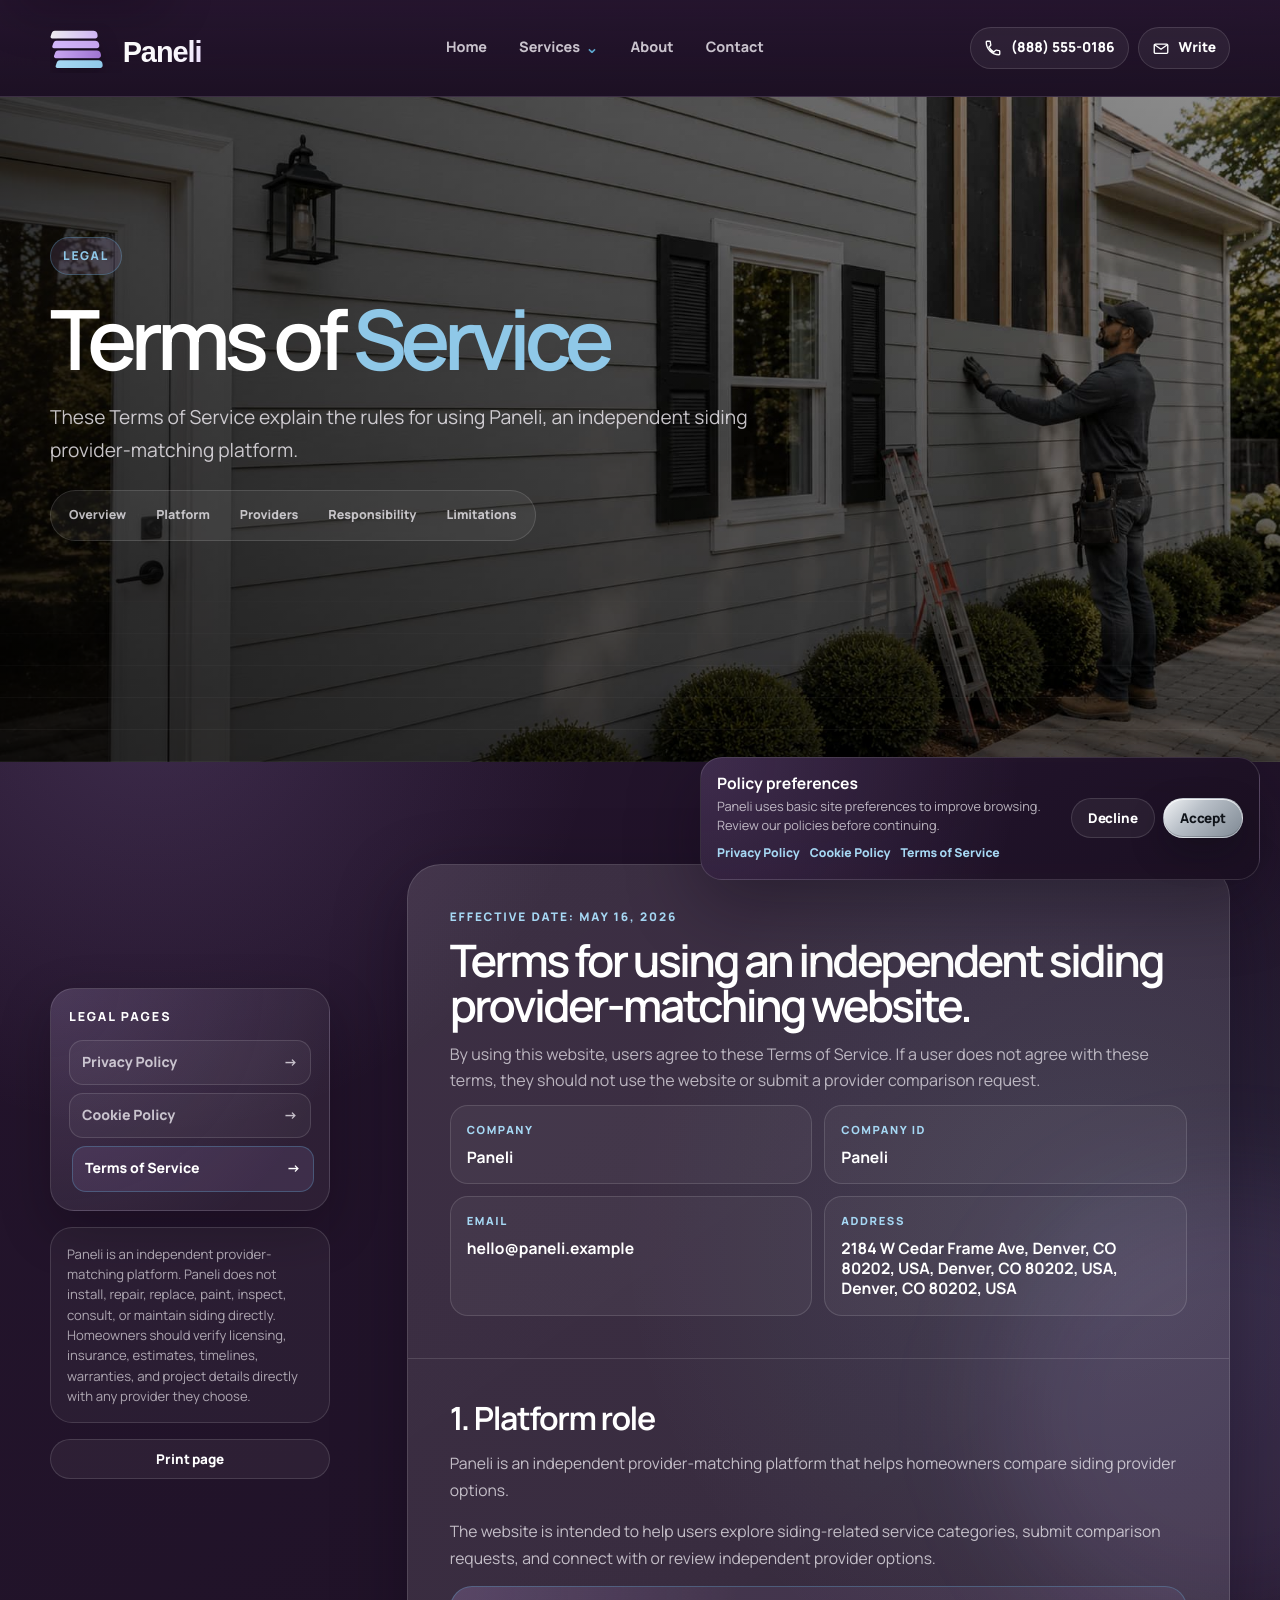
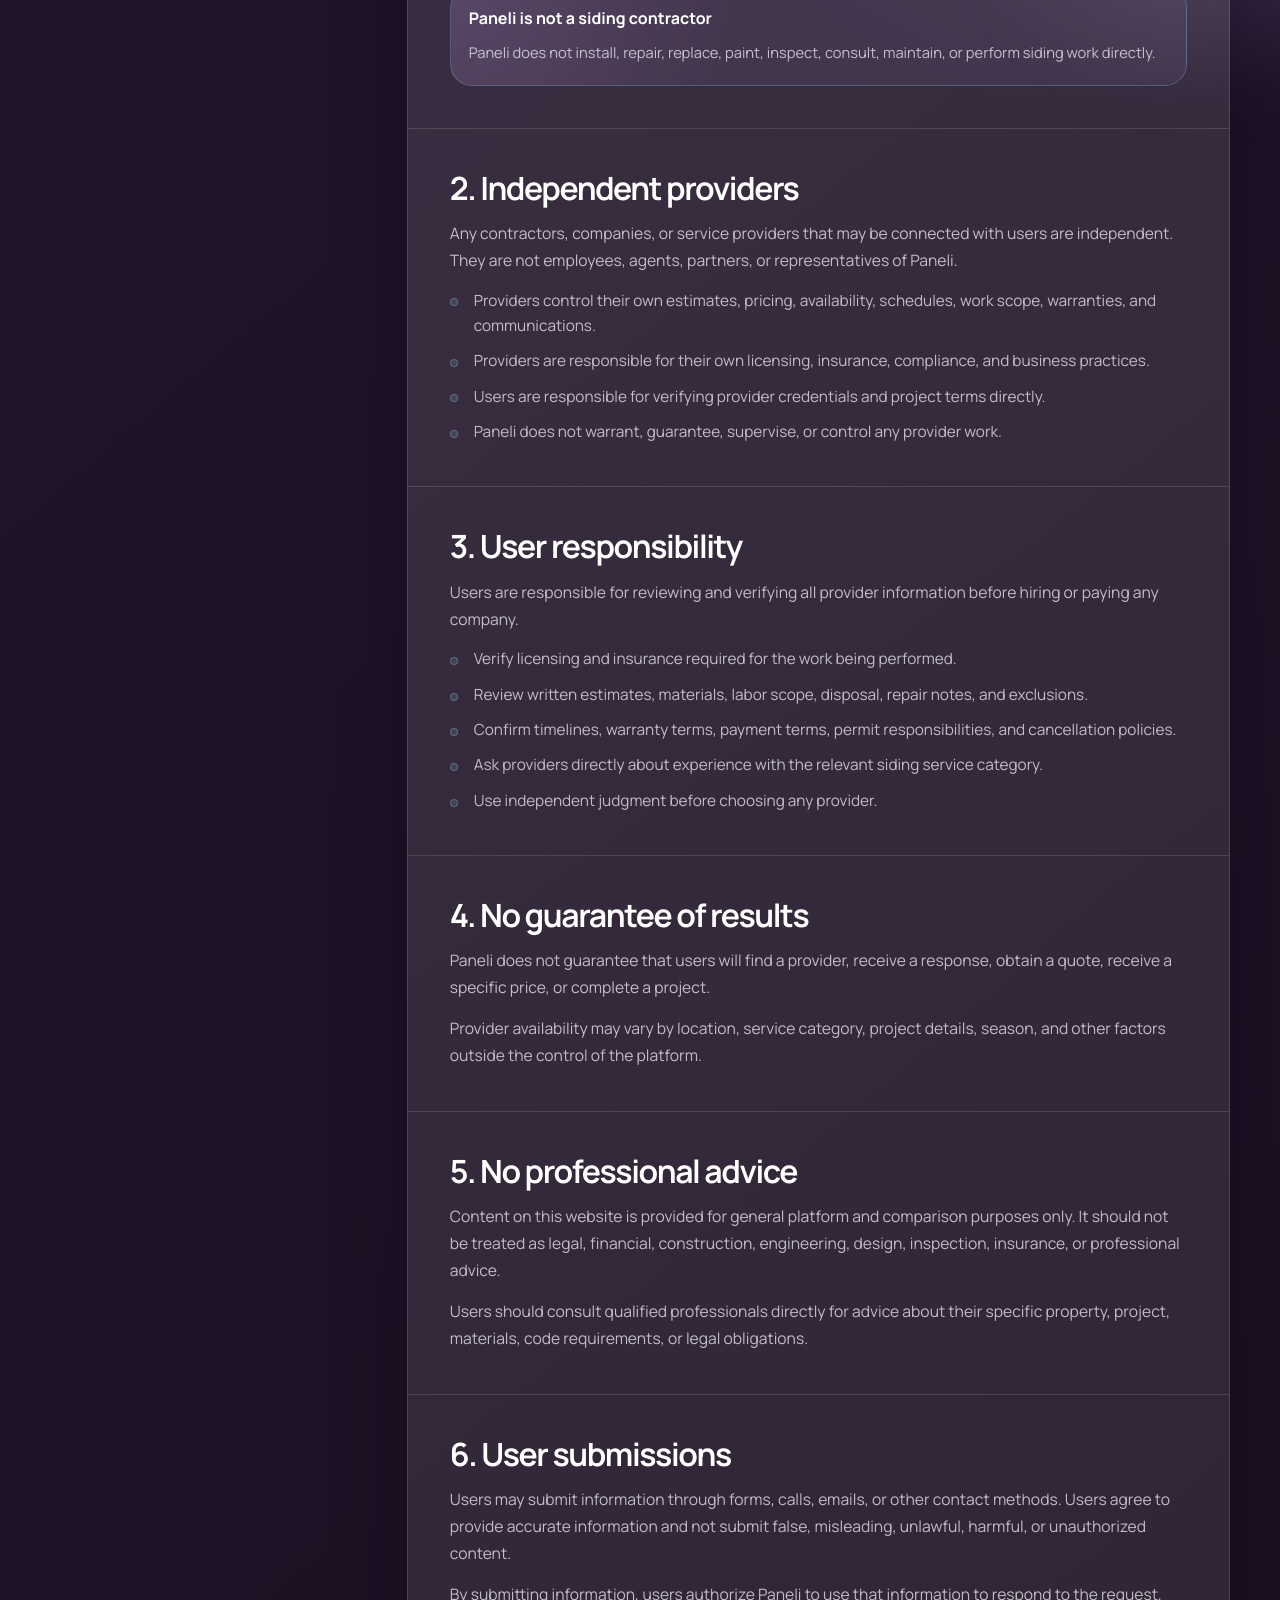
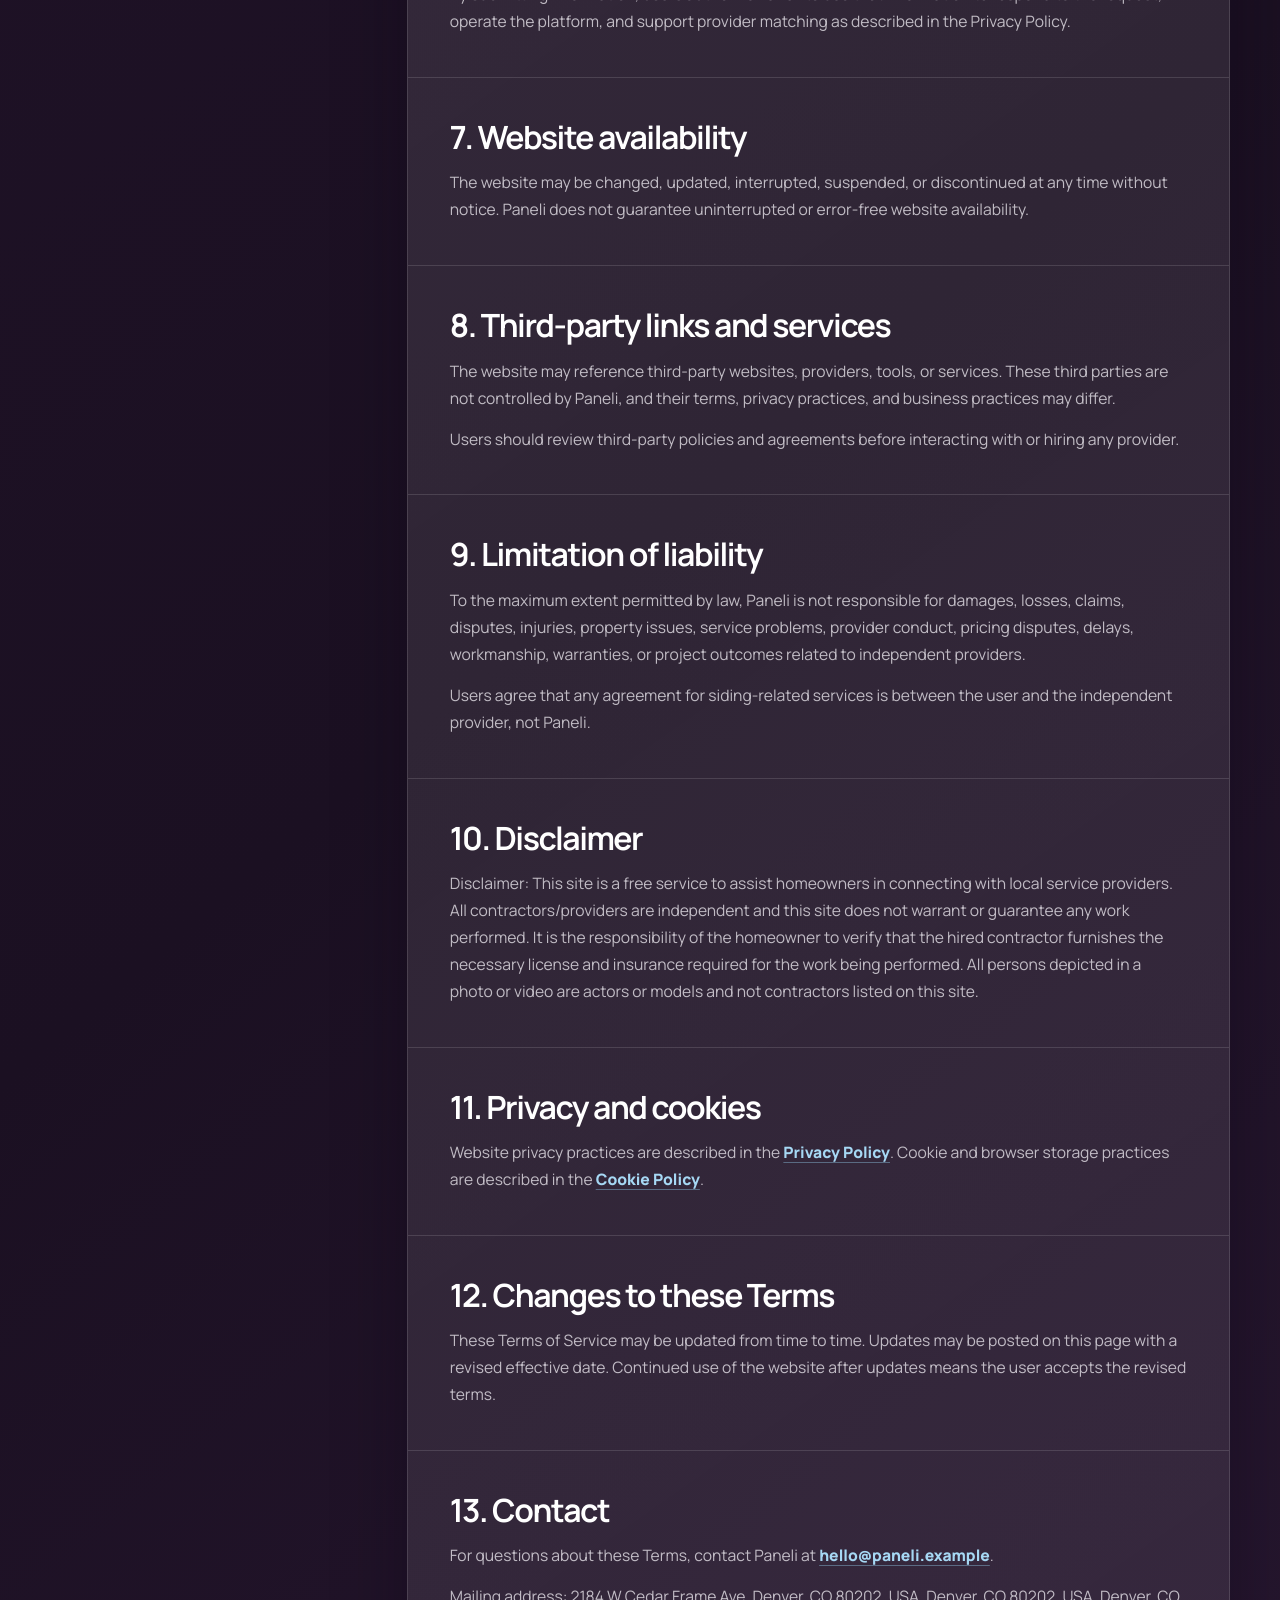
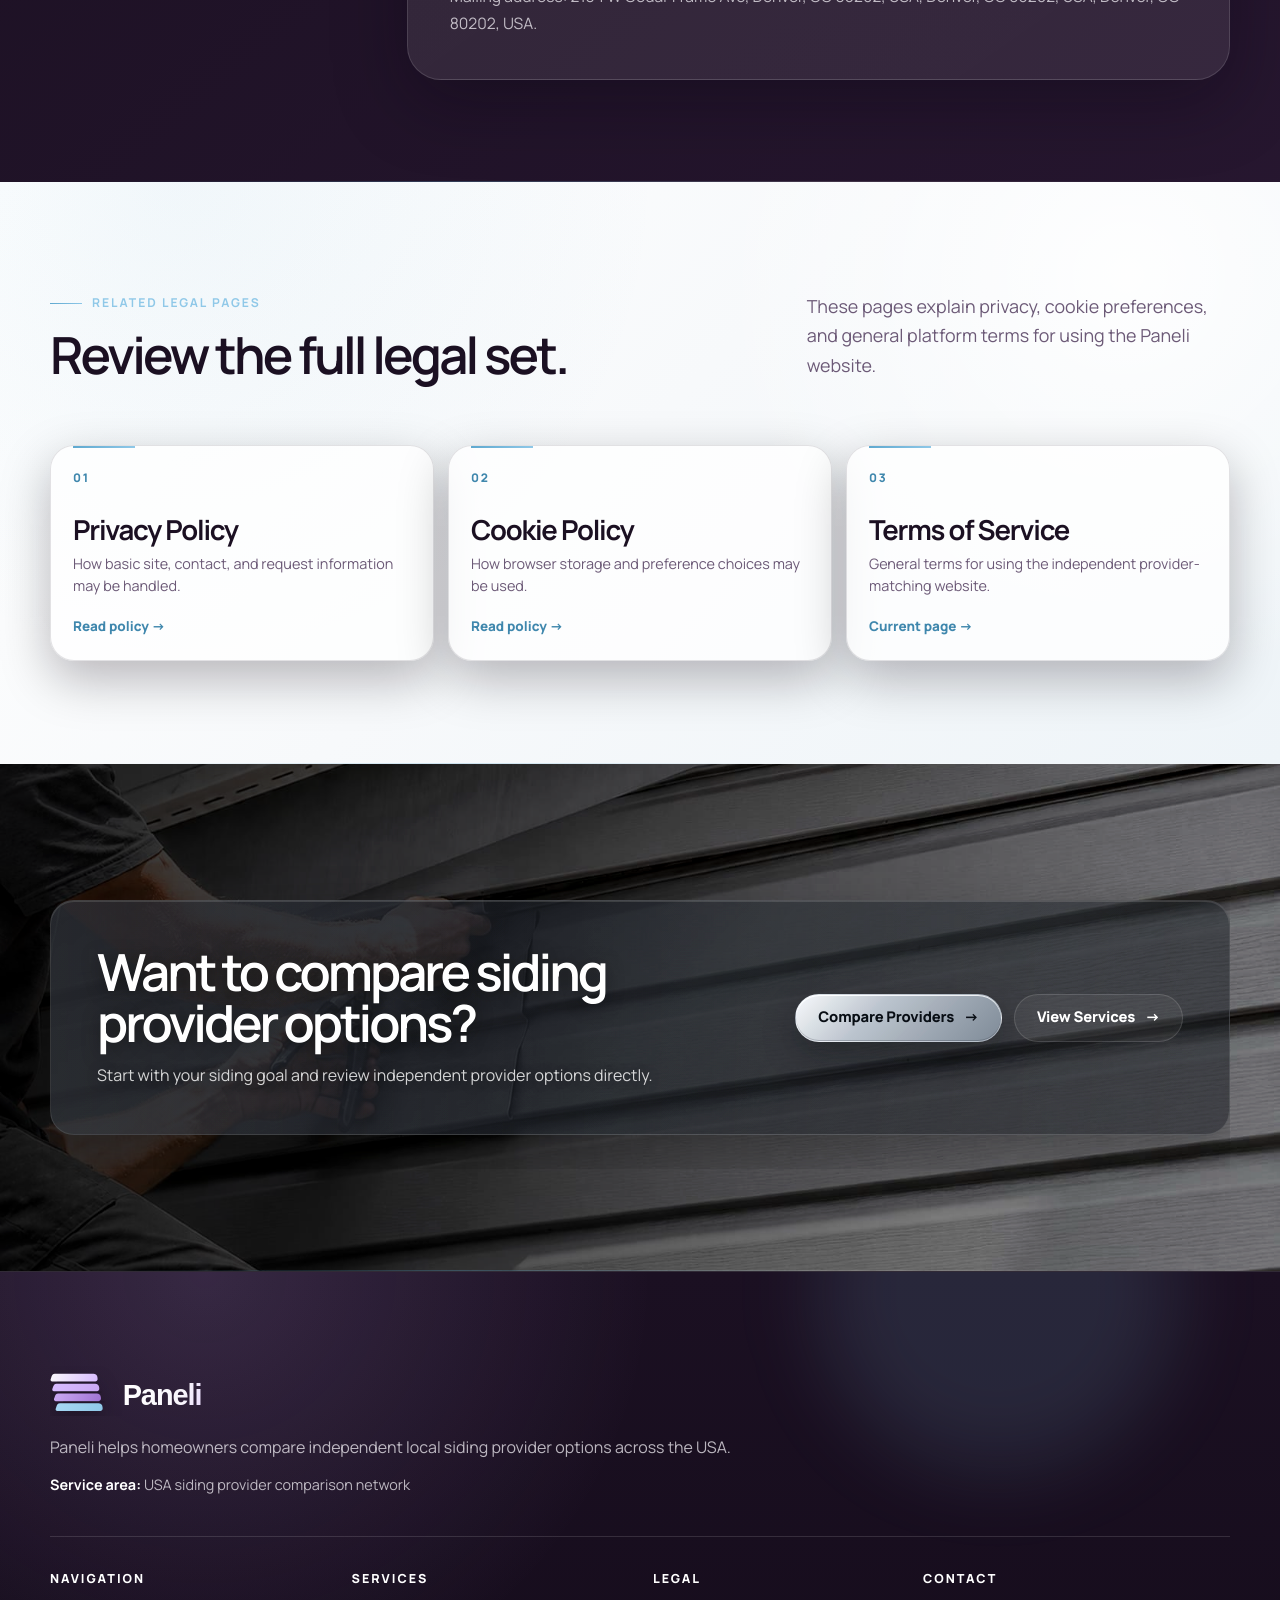
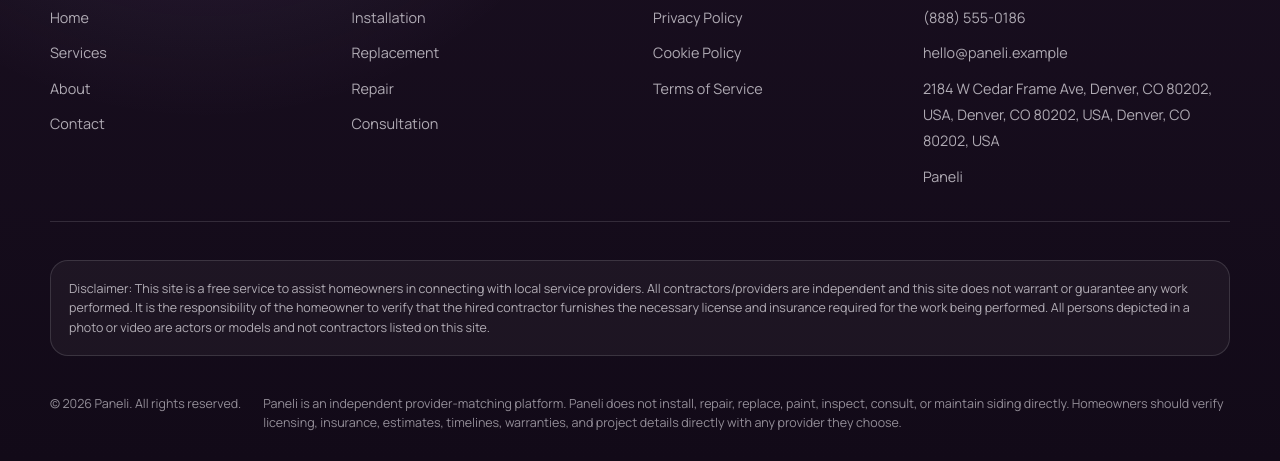
<file: terms-of-service.html>
<!DOCTYPE html>
<html lang="en">

<head>
    <meta charset="UTF-8">
    <meta name="viewport" content="width=device-width, initial-scale=1.0">

    <title>Terms of Service | Paneli</title>
    <meta name="description"
        content="Read the Paneli Terms of Service for use of the independent siding provider-matching platform.">

    <link rel="icon" type="image/svg+xml" href="./assets/icons/favicon.svg">
    <link rel="preconnect" href="https://fonts.googleapis.com">
    <link rel="preconnect" href="https://fonts.gstatic.com" crossorigin>
    <link href="https://fonts.googleapis.com/css2?family=Manrope:wght@400;500;600;700;800&display=swap"
        rel="stylesheet">

    <link rel="stylesheet" href="./css/style.css">
</head>

<body class="legal-page">
    <div data-site-header></div>

    <main id="main">
        
        <section class="page-hero legal-hero">
            <div class="page-hero__media">
                <img src="./assets/images/hero-about-siding.jpg" alt="Modern siding exterior facade detail">
            </div>
            <div class="page-hero__overlay" aria-hidden="true"></div>
            <div class="page-hero__panel-lines" aria-hidden="true"></div>

            <div class="container">
                <div class="page-hero__content">
                    <span class="page-hero__kicker">Legal</span>

                    <h1 class="page-hero__title">
                        Terms of <span>Service</span>
                    </h1>

                    <p class="page-hero__text">
                        These Terms of Service explain the rules for using <span data-company-name>Paneli</span>, an
                        independent siding provider-matching platform.
                    </p>

                    <nav class="section-nav" aria-label="Terms of Service sections" data-legal-section-nav>
                        <a href="#overview">Overview</a>
                        <a href="#platform">Platform</a>
                        <a href="#providers">Providers</a>
                        <a href="#user-responsibility">Responsibility</a>
                        <a href="#limitations">Limitations</a>
                    </nav>
                </div>
            </div>
        </section>

        
        <section class="section legal-content">
            <div class="container legal-content__layout">
                <aside class="legal-sidebar" aria-label="Legal navigation">
                    <div class="legal-sidebar__card">
                        <h2>Legal pages</h2>

                        <ul>
                            <li>
                                <a href="privacy-policy.html">
                                    Privacy Policy
                                    <span aria-hidden="true">→</span>
                                </a>
                            </li>
                            <li>
                                <a href="cookie-policy.html">
                                    Cookie Policy
                                    <span aria-hidden="true">→</span>
                                </a>
                            </li>
                            <li>
                                <a href="terms-of-service.html">
                                    Terms of Service
                                    <span aria-hidden="true">→</span>
                                </a>
                            </li>
                        </ul>
                    </div>

                    <p class="legal-sidebar__note" data-legal-notice>
                        Paneli is an independent provider-matching platform. Paneli does not install, repair, replace,
                        paint, inspect, consult, or maintain siding directly.
                    </p>

                    <button class="btn btn--ghost btn--small" type="button" data-print-page>
                        Print page
                    </button>
                </aside>

                <article class="legal-document">
                    <header class="legal-document__intro" id="overview">
                        <span>Effective date: May 16, 2026</span>
                        <h2>Terms for using an independent siding provider-matching website.</h2>
                        <p>
                            By using this website, users agree to these Terms of Service. If a user does not agree with
                            these terms, they should not use the website or submit a provider comparison request.
                        </p>

                        <div class="legal-meta-grid">
                            <div class="legal-meta-card">
                                <span>Company</span>
                                <strong data-company-name>Paneli</strong>
                            </div>

                            <div class="legal-meta-card">
                                <span>Company ID</span>
                                <strong data-company-id>Paneli Provider Matching LLC</strong>
                            </div>

                            <div class="legal-meta-card">
                                <span>Email</span>
                                <strong data-email-text>hello@paneli.example</strong>
                            </div>

                            <div class="legal-meta-card">
                                <span>Address</span>
                                <strong data-address-text>2184 W Cedar Frame Ave, Denver, CO 80202, USA</strong>
                            </div>
                        </div>
                    </header>

                    <section class="legal-section" id="platform">
                        <h2>1. Platform role</h2>
                        <p>
                            <span data-company-name>Paneli</span> is an independent provider-matching platform that
                            helps homeowners compare siding provider options.
                        </p>

                        <p>
                            The website is intended to help users explore siding-related service categories, submit
                            comparison requests, and connect with or review independent provider options.
                        </p>

                        <div class="legal-callout">
                            <strong>Paneli is not a siding contractor</strong>
                            <p>
                                <span data-company-name>Paneli</span> does not install, repair, replace, paint, inspect,
                                consult, maintain, or perform siding work directly.
                            </p>
                        </div>
                    </section>

                    <section class="legal-section" id="providers">
                        <h2>2. Independent providers</h2>
                        <p>
                            Any contractors, companies, or service providers that may be connected with users are
                            independent. They are not employees, agents, partners, or representatives of <span
                                data-company-name>Paneli</span>.
                        </p>

                        <ul>
                            <li>Providers control their own estimates, pricing, availability, schedules, work scope,
                                warranties, and communications.</li>
                            <li>Providers are responsible for their own licensing, insurance, compliance, and business
                                practices.</li>
                            <li>Users are responsible for verifying provider credentials and project terms directly.
                            </li>
                            <li><span data-company-name>Paneli</span> does not warrant, guarantee, supervise, or control
                                any provider work.</li>
                        </ul>
                    </section>

                    <section class="legal-section" id="user-responsibility">
                        <h2>3. User responsibility</h2>
                        <p>
                            Users are responsible for reviewing and verifying all provider information before hiring or
                            paying any company.
                        </p>

                        <ul>
                            <li>Verify licensing and insurance required for the work being performed.</li>
                            <li>Review written estimates, materials, labor scope, disposal, repair notes, and
                                exclusions.</li>
                            <li>Confirm timelines, warranty terms, payment terms, permit responsibilities, and
                                cancellation policies.</li>
                            <li>Ask providers directly about experience with the relevant siding service category.</li>
                            <li>Use independent judgment before choosing any provider.</li>
                        </ul>
                    </section>

                    <section class="legal-section">
                        <h2>4. No guarantee of results</h2>
                        <p>
                            <span data-company-name>Paneli</span> does not guarantee that users will find a provider,
                            receive a response, obtain a quote, receive a specific price, or complete a project.
                        </p>

                        <p>
                            Provider availability may vary by location, service category, project details, season, and
                            other factors outside the control of the platform.
                        </p>
                    </section>

                    <section class="legal-section">
                        <h2>5. No professional advice</h2>
                        <p>
                            Content on this website is provided for general platform and comparison purposes only. It
                            should not be treated as legal, financial, construction, engineering, design, inspection,
                            insurance, or professional advice.
                        </p>

                        <p>
                            Users should consult qualified professionals directly for advice about their specific
                            property, project, materials, code requirements, or legal obligations.
                        </p>
                    </section>

                    <section class="legal-section">
                        <h2>6. User submissions</h2>
                        <p>
                            Users may submit information through forms, calls, emails, or other contact methods. Users
                            agree to provide accurate information and not submit false, misleading, unlawful, harmful,
                            or unauthorized content.
                        </p>

                        <p>
                            By submitting information, users authorize <span data-company-name>Paneli</span> to use that
                            information to respond to the request, operate the platform, and support provider matching
                            as described in the Privacy Policy.
                        </p>
                    </section>

                    <section class="legal-section">
                        <h2>7. Website availability</h2>
                        <p>
                            The website may be changed, updated, interrupted, suspended, or discontinued at any time
                            without notice. <span data-company-name>Paneli</span> does not guarantee uninterrupted or
                            error-free website availability.
                        </p>
                    </section>

                    <section class="legal-section">
                        <h2>8. Third-party links and services</h2>
                        <p>
                            The website may reference third-party websites, providers, tools, or services. These third
                            parties are not controlled by <span data-company-name>Paneli</span>, and their terms,
                            privacy practices, and business practices may differ.
                        </p>

                        <p>
                            Users should review third-party policies and agreements before interacting with or hiring
                            any provider.
                        </p>
                    </section>

                    <section class="legal-section" id="limitations">
                        <h2>9. Limitation of liability</h2>
                        <p>
                            To the maximum extent permitted by law, <span data-company-name>Paneli</span> is not
                            responsible for damages, losses, claims, disputes, injuries, property issues, service
                            problems, provider conduct, pricing disputes, delays, workmanship, warranties, or project
                            outcomes related to independent providers.
                        </p>

                        <p>
                            Users agree that any agreement for siding-related services is between the user and the
                            independent provider, not <span data-company-name>Paneli</span>.
                        </p>
                    </section>

                    <section class="legal-section">
                        <h2>10. Disclaimer</h2>
                        <p data-disclaimer>
                            Disclaimer: This site is a free service to assist homeowners in connecting with local
                            service providers. All contractors/providers are independent and this site does not warrant
                            or guarantee any work performed. It is the responsibility of the homeowner to verify that
                            the hired contractor furnishes the necessary license and insurance required for the work
                            being performed. All persons depicted in a photo or video are actors or models and not
                            contractors listed on this site.
                        </p>
                    </section>

                    <section class="legal-section">
                        <h2>11. Privacy and cookies</h2>
                        <p>
                            Website privacy practices are described in the <a href="privacy-policy.html">Privacy
                                Policy</a>. Cookie and browser storage practices are described in the <a
                                href="cookie-policy.html">Cookie Policy</a>.
                        </p>
                    </section>

                    <section class="legal-section">
                        <h2>12. Changes to these Terms</h2>
                        <p>
                            These Terms of Service may be updated from time to time. Updates may be posted on this page
                            with a revised effective date. Continued use of the website after updates means the user
                            accepts the revised terms.
                        </p>
                    </section>

                    <section class="legal-section">
                        <h2>13. Contact</h2>
                        <p>
                            For questions about these Terms, contact <span data-company-name>Paneli</span> at <a
                                href="#" data-email-link data-email-text>hello@paneli.example</a>.
                        </p>

                        <p>
                            Mailing address: <span data-address-text>2184 W Cedar Frame Ave, Denver, CO 80202,
                                USA</span>.
                        </p>
                    </section>
                </article>
            </div>
        </section>

        
        <section class="section section--light legal-links-section">
            <div class="container">
                <div class="section__header">
                    <div>
                        <span class="section__eyebrow">Related legal pages</span>
                        <h2 class="section__title">Review the full legal set.</h2>
                    </div>

                    <p class="section__text">
                        These pages explain privacy, cookie preferences, and general platform terms for using the Paneli
                        website.
                    </p>
                </div>

                <div class="legal-links-grid">
                    <a class="legal-link-card" href="privacy-policy.html">
                        <span>01</span>
                        <div>
                            <h2>Privacy Policy</h2>
                            <p>How basic site, contact, and request information may be handled.</p>
                        </div>
                        <b>Read policy →</b>
                    </a>

                    <a class="legal-link-card" href="cookie-policy.html">
                        <span>02</span>
                        <div>
                            <h2>Cookie Policy</h2>
                            <p>How browser storage and preference choices may be used.</p>
                        </div>
                        <b>Read policy →</b>
                    </a>

                    <a class="legal-link-card" href="terms-of-service.html">
                        <span>03</span>
                        <div>
                            <h2>Terms of Service</h2>
                            <p>General terms for using the independent provider-matching website.</p>
                        </div>
                        <b>Current page →</b>
                    </a>
                </div>
            </div>
        </section>

        
        <section class="section legal-final-cta">
            <div class="container">
                <div class="cta-strip">
                    <div class="cta-strip__inner">
                        <div>
                            <h2>Want to compare siding provider options?</h2>
                            <p>
                                Start with your siding goal and review independent provider options directly.
                            </p>
                        </div>

                        <div class="page-hero__actions">
                            <a class="btn btn--primary" href="contact.html">
                                Compare Providers
                                <span aria-hidden="true">→</span>
                            </a>

                            <a class="btn btn--ghost" href="services.html">
                                View Services
                                <span aria-hidden="true">→</span>
                            </a>
                        </div>
                    </div>
                </div>
            </div>
        </section>
    </main>

    <div data-site-footer></div>
    <div data-policy-banner></div>

    <script src="./js/config.js" defer></script>
    <script src="./js/main.js" defer></script>
    <script src="./js/legal.js" defer></script>
</body>

</html>
</file>
<file: css/style.css>
@import url("./home.css");
@import url("./services.css");
@import url("./about.css");
@import url("./contact.css");
@import url("./service-page.css");
@import url("./legal.css");



:root {
    

    --color-bg: #25152e;
    --color-bg-deep: #1b1022;
    --color-bg-soft: #321d3d;
    --color-bg-muted: #3a2446;

    --color-surface: #40274d;
    --color-surface-soft: #4a3058;
    --color-surface-elevated: #523664;

    

    --color-heading: #ffffff;
    --color-text: #ece5f2;
    --color-muted: #bfafcb;
    --color-muted-strong: #a895b8;

    

    --color-accent: #c9a7f2;
    --color-accent-hover: #d7bbff;
    --color-accent-dark: #9f73d2;
    --color-accent-soft: rgba(201, 167, 242, 0.16);
    --color-accent-border: rgba(201, 167, 242, 0.34);

    --color-secondary: #8fc8e8;
    --color-secondary-hover: #a6d8f4;
    --color-secondary-dark: #5ea8cf;
    --color-secondary-soft: rgba(143, 200, 232, 0.15);
    --color-secondary-border: rgba(143, 200, 232, 0.32);

    

    --color-white: #ffffff;
    --color-off-white: #f8f5fb;
    --color-cream: #f1ecf5;

    

    --color-ink: #1b1022;
    --color-ink-soft: #321d3d;
    --color-ink-muted: #6c5a77;

    

    --color-line: rgba(255, 255, 255, 0.13);
    --color-line-strong: rgba(255, 255, 255, 0.22);
    --color-dark-line: rgba(27, 16, 34, 0.22);

    --shadow-soft: 0 18px 50px rgba(10, 4, 16, 0.28);
    --shadow-card: 0 22px 70px rgba(12, 5, 20, 0.36);
    --shadow-glow-lilac: 0 0 34px rgba(201, 167, 242, 0.22);
    --shadow-glow-blue: 0 0 34px rgba(143, 200, 232, 0.2);

    

    --gradient-hero:
        radial-gradient(circle at 18% 12%, rgba(201, 167, 242, 0.22), transparent 34%),
        radial-gradient(circle at 78% 18%, rgba(143, 200, 232, 0.16), transparent 32%),
        linear-gradient(135deg, #25152e 0%, #1b1022 48%, #321d3d 100%);

    --gradient-card:
        linear-gradient(145deg, rgba(255, 255, 255, 0.08), rgba(255, 255, 255, 0.035));

    --gradient-accent:
        linear-gradient(135deg, #c9a7f2 0%, #8fc8e8 100%);

    --gradient-light-section:
        linear-gradient(135deg, #ffffff 0%, #f8f5fb 52%, #eef7fc 100%);

    

    --radius-sm: 10px;
    --radius-md: 16px;
    --radius-lg: 24px;
    --radius-xl: 34px;

    --container: 1180px;
    --container-wide: 1320px;
    --section-padding: clamp(72px, 8vw, 128px);

    --header-height: 82px;

    --font-main:
        "Manrope",
        "Inter",
        "Onest",
        system-ui,
        -apple-system,
        BlinkMacSystemFont,
        "Segoe UI",
        sans-serif;
}



*,
*::before,
*::after {
    box-sizing: border-box;
}

html {
    min-width: 320px;
    scroll-behavior: smooth;
    text-size-adjust: 100%;
    -webkit-text-size-adjust: 100%;
}

body {
    min-width: 320px;
    margin: 0;
    padding-top: var(--header-height);
    overflow-x: clip;
    background:
        radial-gradient(circle at 12% 10%, rgba(201, 167, 242, 0.16), transparent 28rem),
        radial-gradient(circle at 86% 18%, rgba(143, 200, 232, 0.12), transparent 30rem),
        linear-gradient(140deg, var(--color-bg) 0%, var(--color-bg-deep) 54%, var(--color-bg-soft) 100%);
    color: var(--color-text);
    font-family: var(--font-main);
    font-size: 16px;
    line-height: 1.65;
    text-rendering: geometricPrecision;
    -webkit-font-smoothing: antialiased;
}

body.mobile-menu-open {
    overflow: hidden;
}

img,
picture,
video,
canvas,
svg {
    display: block;
    max-width: 100%;
}

img {
    height: auto;
}

button,
input,
textarea,
select {
    font: inherit;
}

button {
    cursor: pointer;
}

a {
    color: inherit;
    text-decoration: none;
}

p,
h1,
h2,
h3,
h4,
h5,
h6,
ul,
ol,
figure {
    margin: 0;
}

ul,
ol {
    padding: 0;
}

li {
    list-style: none;
}

main {
    position: relative;
    z-index: 1;
}

::selection {
    background: rgba(201, 167, 242, 0.35);
    color: var(--color-white);
}

:focus-visible {
    outline: 2px solid var(--color-secondary);
    outline-offset: 4px;
}

.site-ready {
    opacity: 1;
}



.container {
    width: min(calc(100% - 40px), var(--container));
    margin-inline: auto;
}

.container-wide {
    width: min(calc(100% - 40px), var(--container-wide));
    margin-inline: auto;
}

.section {
    position: relative;
    padding-block: var(--section-padding);
}

.section--compact {
    padding-block: clamp(56px, 6vw, 92px);
}

.section--light {
    background: var(--gradient-light-section);
    color: var(--color-ink);
}

.section--dark {
    background:
        radial-gradient(circle at 20% 0%, rgba(201, 167, 242, 0.13), transparent 28rem),
        linear-gradient(145deg, var(--color-bg-deep), var(--color-bg));
}

.section__eyebrow {
    display: inline-flex;
    align-items: center;
    gap: 10px;
    margin-bottom: 16px;
    color: var(--color-secondary);
    font-size: 0.76rem;
    font-weight: 700;
    letter-spacing: 0.16em;
    text-transform: uppercase;
}

.section__eyebrow::before {
    width: 32px;
    height: 1px;
    background: var(--gradient-accent);
    content: "";
}

.section__header {
    display: grid;
    grid-template-columns: minmax(0, 0.9fr) minmax(260px, 0.55fr);
    gap: clamp(28px, 5vw, 72px);
    align-items: end;
    margin-bottom: clamp(34px, 5vw, 64px);
}

.section__header--center {
    max-width: 820px;
    margin-inline: auto;
    text-align: center;
}

.section__header--center .section__eyebrow {
    justify-content: center;
}

.section__header--center .section__eyebrow::before {
    display: none;
}

.section__title {
    max-width: 880px;
    color: var(--color-heading);
    font-size: clamp(2rem, 4vw, 4.1rem);
    font-weight: 620;
    line-height: 1.02;
    letter-spacing: -0.055em;
}

.section--light .section__title {
    color: var(--color-ink);
}

.section__text {
    max-width: 660px;
    color: var(--color-muted);
    font-size: clamp(1rem, 1.5vw, 1.12rem);
}

.section--light .section__text {
    color: var(--color-ink-muted);
}

.grid {
    display: grid;
    gap: 22px;
}

.grid--2 {
    grid-template-columns: repeat(2, minmax(0, 1fr));
}

.grid--3 {
    grid-template-columns: repeat(3, minmax(0, 1fr));
}

.grid--4 {
    grid-template-columns: repeat(4, minmax(0, 1fr));
}



.skip-link {
    position: fixed;
    top: 12px;
    left: 12px;
    z-index: 9999;
    transform: translateY(-140%);
    border: 1px solid var(--color-accent-border);
    border-radius: 999px;
    background: var(--color-off-white);
    color: var(--color-ink);
    padding: 10px 16px;
    font-weight: 800;
    box-shadow: var(--shadow-soft);
    transition: transform 180ms ease;
}

.skip-link:focus {
    transform: translateY(0);
}



.btn {
    position: relative;
    display: inline-flex;
    min-height: 48px;
    align-items: center;
    justify-content: center;
    gap: 10px;
    overflow: hidden;
    border: 1px solid transparent;
    border-radius: 999px;
    padding: 13px 22px;
    font-size: 0.92rem;
    font-weight: 800;
    line-height: 1;
    letter-spacing: -0.01em;
    isolation: isolate;
    transition:
        transform 180ms ease,
        border-color 180ms ease,
        background 180ms ease,
        color 180ms ease,
        box-shadow 180ms ease;
}

.btn::after {
    position: absolute;
    right: 20px;
    bottom: 9px;
    left: 20px;
    height: 1px;
    transform: scaleX(0);
    transform-origin: left;
    background: currentColor;
    opacity: 0.64;
    content: "";
    transition: transform 220ms ease;
}

.btn:hover {
    transform: translateY(-2px);
}

.btn:hover::after {
    transform: scaleX(1);
}

.btn--primary {
    background: var(--color-accent);
    color: var(--color-bg-deep);
    box-shadow: var(--shadow-glow-lilac);
}

.btn--primary:hover {
    background: var(--color-accent-hover);
}

.btn--secondary {
    border-color: var(--color-secondary-border);
    background: var(--color-secondary-soft);
    color: var(--color-secondary-hover);
    box-shadow: var(--shadow-glow-blue);
}

.btn--ghost {
    border-color: var(--color-line);
    background: rgba(255, 255, 255, 0.055);
    color: var(--color-heading);
}

.btn--ghost:hover {
    border-color: var(--color-accent-border);
    background: rgba(201, 167, 242, 0.12);
}

.btn--dark {
    background: var(--color-bg-deep);
    color: var(--color-white);
}

.btn--small {
    min-height: 40px;
    padding: 10px 16px;
    font-size: 0.84rem;
}

.text-link {
    position: relative;
    display: inline-flex;
    align-items: center;
    gap: 8px;
    color: var(--color-secondary);
    font-weight: 800;
}

.text-link::after {
    position: absolute;
    right: 0;
    bottom: -4px;
    left: 0;
    height: 1px;
    transform: scaleX(0);
    transform-origin: left;
    background: currentColor;
    content: "";
    transition: transform 200ms ease;
}

.text-link:hover::after {
    transform: scaleX(1);
}



[data-site-header] {
    position: fixed;
    top: 0;
    left: 0;
    right: 0;
    z-index: 5000;
}

.site-header {
    position: relative;
    z-index: 1;
    min-height: var(--header-height);
    border-bottom: 1px solid rgba(255, 255, 255, 0.1);
    background:
        linear-gradient(180deg, rgba(37, 21, 46, 0.92), rgba(27, 16, 34, 0.82));
    backdrop-filter: blur(18px);
    -webkit-backdrop-filter: blur(18px);
    transition:
        min-height 180ms ease,
        background 180ms ease,
        border-color 180ms ease,
        box-shadow 180ms ease;
}

[data-site-header] .site-header {
    width: 100%;
}

main {
    position: relative;
    z-index: 1;
}

.site-header.is-scrolled {
    min-height: 72px;
    border-color: rgba(255, 255, 255, 0.16);
    background:
        linear-gradient(180deg, rgba(27, 16, 34, 0.96), rgba(27, 16, 34, 0.9));
    box-shadow: 0 14px 50px rgba(6, 2, 10, 0.32);
}

.site-header__inner {
    display: grid;
    min-height: inherit;
    grid-template-columns: auto minmax(0, 1fr) auto;
    gap: 28px;
    align-items: center;
}

.brand-link {
    display: inline-flex;
    align-items: center;
    gap: 12px;
    min-width: max-content;
    color: var(--color-white);
}

.brand-link__mark {
    display: inline-flex;
    width: 44px;
    height: 44px;
    align-items: center;
    justify-content: center;
    flex: 0 0 44px;
}

.brand-link__mark img {
    width: 44px;
    height: 44px;
    object-fit: contain;
}

.brand-link__text {
    font-size: 1.12rem;
    font-weight: 760;
    letter-spacing: 0.075em;
}

.desktop-nav {
    display: flex;
    align-items: center;
    justify-content: center;
    gap: 6px;
}

.desktop-nav__item {
    position: relative;
}

.desktop-nav__link {
    position: relative;
    display: inline-flex;
    min-height: 42px;
    align-items: center;
    gap: 5px;
    border-radius: 999px;
    padding: 10px 13px;
    color: rgba(248, 245, 251, 0.78);
    font-size: 0.9rem;
    font-weight: 760;
    transition:
        color 180ms ease,
        background 180ms ease;
}

.desktop-nav__link::after {
    position: absolute;
    right: 14px;
    bottom: 8px;
    left: 14px;
    height: 1px;
    transform: scaleX(0);
    transform-origin: left;
    background: var(--gradient-accent);
    content: "";
    transition: transform 200ms ease;
}

.desktop-nav__link:hover,
.desktop-nav__link.is-active {
    background: rgba(255, 255, 255, 0.055);
    color: var(--color-white);
}

.desktop-nav__link:hover::after,
.desktop-nav__link.is-active::after {
    transform: scaleX(1);
}

.desktop-nav__chevron {
    transform: translateY(-1px);
    color: var(--color-accent);
    font-size: 1rem;
}

.services-dropdown {
    position: absolute;
    top: calc(100% + 12px);
    left: 50%;
    width: 280px;
    transform: translate(-50%, 8px);
    pointer-events: none;
    opacity: 0;
    transition:
        opacity 170ms ease,
        transform 170ms ease;
}

.services-dropdown::before {
    position: absolute;
    top: -14px;
    right: 0;
    left: 0;
    height: 14px;
    content: "";
}

.desktop-nav__item--dropdown.is-open .services-dropdown {
    transform: translate(-50%, 0);
    pointer-events: auto;
    opacity: 1;
}

.services-dropdown__inner {
    overflow: hidden;
    border: 1px solid var(--color-line);
    border-radius: 22px;
    background:
        radial-gradient(circle at 18% 0%, rgba(201, 167, 242, 0.18), transparent 52%),
        linear-gradient(145deg, rgba(50, 29, 61, 0.98), rgba(27, 16, 34, 0.98));
    box-shadow: var(--shadow-card);
    backdrop-filter: blur(18px);
}

.services-dropdown__link {
    display: flex;
    min-height: 52px;
    align-items: center;
    justify-content: space-between;
    gap: 18px;
    border-bottom: 1px solid rgba(255, 255, 255, 0.08);
    padding: 14px 16px;
    color: rgba(248, 245, 251, 0.82);
    font-size: 0.92rem;
    font-weight: 760;
    transition:
        background 180ms ease,
        color 180ms ease,
        padding 180ms ease;
}

.services-dropdown__link:last-child {
    border-bottom: 0;
}

.services-dropdown__link:hover {
    background: rgba(201, 167, 242, 0.11);
    color: var(--color-white);
    padding-left: 20px;
}

.site-header__actions {
    display: flex;
    align-items: center;
    justify-content: flex-end;
    gap: 9px;
}

.header-icon-link {
    display: inline-flex;
    min-height: 42px;
    align-items: center;
    justify-content: center;
    gap: 9px;
    border: 1px solid var(--color-line);
    border-radius: 999px;
    background: rgba(255, 255, 255, 0.055);
    color: var(--color-white);
    padding: 9px 13px;
    font-size: 0.86rem;
    font-weight: 800;
    transition:
        transform 180ms ease,
        background 180ms ease,
        border-color 180ms ease,
        color 180ms ease;
}

.header-icon-link:hover {
    transform: translateY(-1px);
    border-color: var(--color-accent-border);
    background: rgba(201, 167, 242, 0.13);
    color: var(--color-accent-hover);
}

.header-icon-link__icon {
    display: inline-flex;
    width: 18px;
    height: 18px;
}

.header-icon-link__icon svg {
    width: 18px;
    height: 18px;
}

.mobile-menu-toggle {
    display: none;
    width: 44px;
    height: 44px;
    align-items: center;
    justify-content: center;
    flex-direction: column;
    gap: 6px;
    border: 1px solid var(--color-line);
    border-radius: 999px;
    background: rgba(255, 255, 255, 0.055);
    color: var(--color-white);
}

.mobile-menu-toggle span {
    width: 17px;
    height: 2px;
    border-radius: 999px;
    background: currentColor;
}



.mobile-menu-backdrop {
    position: fixed;
    inset: 0;
    z-index: 1200;
    pointer-events: none;
    background: rgba(8, 3, 12, 0.58);
    opacity: 0;
    transition: opacity 220ms ease;
}

.mobile-menu-backdrop.is-open {
    pointer-events: auto;
    opacity: 1;
}

.mobile-menu {
    position: fixed;
    inset: 0;
    z-index: 1210;
    display: flex;
    max-width: none;
    flex-direction: column;
    transform: translateY(-10px) scale(0.985);
    pointer-events: none;
    opacity: 0;
    background:
        radial-gradient(circle at 18% 12%, rgba(201, 167, 242, 0.2), transparent 30rem),
        radial-gradient(circle at 88% 18%, rgba(143, 200, 232, 0.13), transparent 26rem),
        linear-gradient(145deg, rgba(37, 21, 46, 0.99), rgba(27, 16, 34, 0.99));
    color: var(--color-white);
    transition:
        opacity 220ms ease,
        transform 220ms ease;
}

.mobile-menu.is-open {
    transform: translateY(0) scale(1);
    pointer-events: auto;
    opacity: 1;
}

.mobile-menu__top {
    display: flex;
    min-height: 78px;
    align-items: center;
    justify-content: space-between;
    gap: 18px;
    border-bottom: 1px solid var(--color-line);
    padding: 18px 20px;
}

.mobile-menu__close {
    display: inline-flex;
    width: 44px;
    height: 44px;
    align-items: center;
    justify-content: center;
    border: 1px solid var(--color-line);
    border-radius: 999px;
    background: rgba(255, 255, 255, 0.06);
    color: var(--color-white);
    font-size: 1.75rem;
    line-height: 1;
    transition:
        background 180ms ease,
        border-color 180ms ease,
        color 180ms ease;
}

.mobile-menu__close:hover {
    border-color: var(--color-accent-border);
    background: var(--color-accent-soft);
    color: var(--color-accent-hover);
}

.mobile-menu__body {
    display: grid;
    gap: 24px;
    width: min(100% - 40px, 760px);
    margin-inline: auto;
    padding-block: clamp(24px, 7vh, 54px);
    overflow-y: auto;
}

.mobile-nav {
    display: grid;
    gap: 10px;
}

.mobile-nav__group {
    display: grid;
    gap: 10px;
}

.mobile-nav__link {
    display: flex;
    min-height: 56px;
    align-items: center;
    justify-content: space-between;
    gap: 18px;
    border: 1px solid var(--color-line);
    border-radius: 18px;
    background: rgba(255, 255, 255, 0.055);
    padding: 15px 16px;
    color: var(--color-white);
    font-size: clamp(1.08rem, 4vw, 1.6rem);
    font-weight: 760;
    letter-spacing: -0.04em;
}

.mobile-nav__services {
    display: grid;
    grid-template-columns: repeat(2, minmax(0, 1fr));
    gap: 8px;
    padding-left: 10px;
}

.mobile-nav__service {
    min-height: 46px;
    border: 1px solid rgba(255, 255, 255, 0.105);
    border-radius: 14px;
    background: rgba(201, 167, 242, 0.08);
    padding: 12px 13px;
    color: rgba(248, 245, 251, 0.82);
    font-size: 0.9rem;
    font-weight: 740;
}

.mobile-menu__contact {
    display: grid;
    grid-template-columns: repeat(2, minmax(0, 1fr));
    gap: 10px;
}

.mobile-menu__contact a {
    display: flex;
    min-height: 58px;
    align-items: center;
    gap: 12px;
    overflow: hidden;
    border: 1px solid var(--color-line);
    border-radius: 18px;
    background: rgba(255, 255, 255, 0.055);
    padding: 14px;
    color: var(--color-white);
    font-weight: 800;
}

.mobile-menu__contact svg {
    width: 19px;
    height: 19px;
    color: var(--color-secondary);
    flex: 0 0 19px;
}

.mobile-menu__contact span:last-child {
    min-width: 0;
    overflow: hidden;
    text-overflow: ellipsis;
}

.mobile-menu__note {
    border-top: 1px solid var(--color-line);
    padding-top: 18px;
    color: rgba(248, 245, 251, 0.68);
    font-size: 0.84rem;
    line-height: 1.55;
}



.page-hero {
    position: relative;
    isolation: isolate;
    min-height: clamp(560px, 74vh, 760px);
    overflow: hidden;
    padding-block: clamp(88px, 11vw, 150px) clamp(42px, 7vw, 86px);
    background: var(--gradient-hero);
}

.page-hero--compact {
    min-height: clamp(440px, 58vh, 620px);
}

.page-hero__media {
    position: absolute;
    inset: 0;
    z-index: -3;
}

.page-hero__media img {
    width: 100%;
    height: 100%;
    object-fit: cover;
}

.page-hero__overlay {
    position: absolute;
    inset: 0;
    z-index: -2;
    background:
        radial-gradient(circle at 18% 20%, rgba(0, 0, 0, 0.22), transparent 30rem),
        radial-gradient(circle at 78% 18%, rgba(0, 0, 0, 0.16), transparent 32rem),
        linear-gradient(90deg, rgba(0, 0, 0, 0.93) 0%, rgba(0, 0, 0, 0.82) 46%, rgba(0, 0, 0, 0.48) 100%);
}

.page-hero__panel-lines {
    position: absolute;
    inset: auto 0 0 0;
    z-index: -1;
    height: 210px;
    opacity: 0.36;
    background:
        repeating-linear-gradient(0deg,
            rgba(255, 255, 255, 0.13) 0,
            rgba(255, 255, 255, 0.13) 1px,
            transparent 1px,
            transparent 32px);
    mask-image: linear-gradient(to top, #000, transparent);
}

.page-hero__content {
    display: grid;
    max-width: 760px;
    gap: 24px;
}

.page-hero__kicker {
    display: inline-flex;
    width: fit-content;
    align-items: center;
    gap: 10px;
    border: 1px solid var(--color-accent-border);
    border-radius: 999px;
    background: rgba(201, 167, 242, 0.12);
    padding: 8px 12px;
    color: var(--color-accent-hover);
    font-size: 0.76rem;
    font-weight: 850;
    letter-spacing: 0.15em;
    text-transform: uppercase;
}

.page-hero__title {
    max-width: 780px;
    color: var(--color-heading);
    font-size: clamp(3rem, 8vw, 6.9rem);
    font-weight: 620;
    line-height: 0.94;
    letter-spacing: -0.075em;
}

.page-hero__title span {
    color: var(--color-accent-hover);
}

.page-hero__text {
    max-width: 620px;
    color: rgba(248, 245, 251, 0.78);
    font-size: clamp(1.02rem, 1.6vw, 1.2rem);
    line-height: 1.7;
}

.page-hero__actions {
    display: flex;
    flex-wrap: wrap;
    gap: 12px;
    align-items: center;
}



.section-nav {
    display: flex;
    width: fit-content;
    max-width: 100%;
    align-items: center;
    gap: 6px;
    overflow-x: auto;
    border: 1px solid var(--color-line);
    border-radius: 999px;
    background: rgba(255, 255, 255, 0.06);
    padding: 6px;
    scrollbar-width: none;
}

.section-nav::-webkit-scrollbar {
    display: none;
}

.section-nav a {
    position: relative;
    display: inline-flex;
    min-height: 34px;
    align-items: center;
    justify-content: center;
    white-space: nowrap;
    border-radius: 999px;
    padding: 8px 12px;
    color: rgba(248, 245, 251, 0.74);
    font-size: 0.78rem;
    font-weight: 800;
    transition:
        background 180ms ease,
        color 180ms ease;
}

.section-nav a:hover {
    background: rgba(201, 167, 242, 0.13);
    color: var(--color-white);
}



.service-photo-grid {
    display: grid;
    grid-template-columns: repeat(4, minmax(0, 1fr));
    gap: 16px;
}

.service-photo-card {
    position: relative;
    min-width: 0;
}

.service-photo-card__link {
    position: relative;
    display: grid;
    min-height: clamp(330px, 34vw, 460px);
    overflow: hidden;
    border: 1px solid var(--color-line);
    border-radius: var(--radius-lg);
    background: var(--color-surface);
    box-shadow: var(--shadow-soft);
    isolation: isolate;
}

.service-photo-card__link img {
    position: absolute;
    inset: 0;
    z-index: -3;
    width: 100%;
    height: 100%;
    object-fit: cover;
    transition: transform 520ms ease;
}

.service-photo-card__shade {
    position: absolute;
    inset: 0;
    z-index: -2;
    background:
        linear-gradient(180deg,
            rgba(0, 0, 0, 0.08) 0%,
            rgba(0, 0, 0, 0.28) 38%,
            rgba(0, 0, 0, 0.88) 100%);
    transition: background 220ms ease;
}

.service-photo-card__icon {
    position: absolute;
    top: 16px;
    right: 16px;
    display: inline-flex;
    width: 42px;
    height: 42px;
    align-items: center;
    justify-content: center;
    border: 1px solid var(--color-line);
    border-radius: 999px;
    background: rgba(27, 16, 34, 0.46);
    color: var(--color-accent-hover);
    backdrop-filter: blur(12px);
}

.service-photo-card__icon svg {
    width: 20px;
    height: 20px;
}

.service-photo-card__content {
    display: flex;
    align-self: end;
    flex-direction: column;
    gap: 10px;
    padding: 22px;
}

.service-photo-card__kicker {
    color: var(--color-secondary-hover);
    font-size: 0.72rem;
    font-weight: 850;
    letter-spacing: 0.14em;
    text-transform: uppercase;
}

.service-photo-card__title {
    color: var(--color-white);
    font-size: clamp(1.45rem, 2.4vw, 2.35rem);
    font-weight: 650;
    line-height: 1;
    letter-spacing: -0.055em;
}

.service-photo-card__text {
    max-height: 0;
    overflow: hidden;
    color: rgba(248, 245, 251, 0.8);
    font-size: 0.92rem;
    line-height: 1.55;
    opacity: 0;
    transition:
        max-height 260ms ease,
        opacity 220ms ease;
}

.service-photo-card__cta {
    display: inline-flex;
    width: fit-content;
    align-items: center;
    gap: 8px;
    color: var(--color-accent-hover);
    font-size: 0.86rem;
    font-weight: 850;
}

.service-photo-card__link:hover img {
    transform: scale(1.045);
}

.service-photo-card__link:hover .service-photo-card__shade {
    background:
        linear-gradient(180deg,
            rgba(0, 0, 0, 0.04) 0%,
            rgba(0, 0, 0, 0.28) 38%,
            rgba(0, 0, 0, 0.92) 100%);
}

.service-photo-card__link:hover .service-photo-card__text {
    max-height: 130px;
    opacity: 1;
}



.form-panel {
    border: 1px solid rgba(27, 16, 34, 0.12);
    border-radius: var(--radius-lg);
    background: rgba(248, 245, 251, 0.96);
    color: var(--color-ink);
    padding: clamp(22px, 4vw, 34px);
    box-shadow: var(--shadow-card);
}

.form-panel__header {
    display: grid;
    gap: 10px;
    margin-bottom: 22px;
}

.form-panel__header h2 {
    color: var(--color-ink);
    font-size: clamp(1.55rem, 3vw, 2.45rem);
    font-weight: 650;
    line-height: 1.04;
    letter-spacing: -0.055em;
}

.form-panel__header p {
    color: var(--color-ink-muted);
    font-size: 0.98rem;
}

.paneli-form {
    display: grid;
    gap: 14px;
}

.form-grid {
    display: grid;
    grid-template-columns: repeat(2, minmax(0, 1fr));
    gap: 14px;
}

.form-field {
    display: grid;
    gap: 7px;
    min-width: 0;
}

.form-field--full {
    grid-column: 1 / -1;
}

.form-field label {
    color: var(--color-ink-soft);
    font-size: 0.8rem;
    font-weight: 850;
    letter-spacing: 0.02em;
}

.form-field input,
.form-field textarea,
.form-field select {
    width: 100%;
    min-height: 48px;
    border: 1px solid rgba(27, 16, 34, 0.16);
    border-radius: 14px;
    background: var(--color-white);
    color: var(--color-ink);
    padding: 12px 14px;
    outline: none;
    transition:
        border-color 180ms ease,
        box-shadow 180ms ease,
        background 180ms ease;
}

.form-field textarea {
    min-height: 112px;
    resize: vertical;
}

.form-field select {
    appearance: none;
    background-image:
        linear-gradient(45deg, transparent 50%, var(--color-ink-soft) 50%),
        linear-gradient(135deg, var(--color-ink-soft) 50%, transparent 50%);
    background-position:
        calc(100% - 18px) 52%,
        calc(100% - 13px) 52%;
    background-size:
        5px 5px,
        5px 5px;
    background-repeat: no-repeat;
}

.form-field input:focus,
.form-field textarea:focus,
.form-field select:focus {
    border-color: var(--color-accent-dark);
    box-shadow: 0 0 0 4px rgba(201, 167, 242, 0.22);
}

.form-field input.is-invalid,
.form-field textarea.is-invalid,
.form-field select.is-invalid {
    border-color: #b84d77;
    box-shadow: 0 0 0 4px rgba(184, 77, 119, 0.12);
}

.form-error {
    min-height: 18px;
    color: #9a3157;
    font-size: 0.76rem;
    font-weight: 760;
}

.form-status {
    min-height: 22px;
    margin-top: 4px;
    color: var(--color-ink-muted);
    font-size: 0.88rem;
    font-weight: 740;
}

.form-status.is-success {
    color: #276f57;
}

.form-status.is-error {
    color: #9a3157;
}

.form-note {
    border-top: 1px solid rgba(27, 16, 34, 0.12);
    margin-top: 14px;
    padding-top: 14px;
    color: var(--color-ink-muted);
    font-size: 0.82rem;
    line-height: 1.55;
}



.faq-list {
    display: grid;
    gap: 10px;
}

.faq-item {
    overflow: hidden;
    border: 1px solid var(--color-line);
    border-radius: 18px;
    background: rgba(255, 255, 255, 0.055);
}

.section--light .faq-item {
    border-color: rgba(27, 16, 34, 0.12);
    background: rgba(255, 255, 255, 0.72);
}

.faq-button {
    display: grid;
    width: 100%;
    min-height: 66px;
    grid-template-columns: 42px minmax(0, 1fr) 32px;
    gap: 14px;
    align-items: center;
    border: 0;
    background: transparent;
    color: inherit;
    padding: 15px 18px;
    text-align: left;
}

.faq-button__number {
    color: var(--color-secondary-hover);
    font-size: 0.78rem;
    font-weight: 900;
    letter-spacing: 0.12em;
}

.section--light .faq-button__number {
    color: var(--color-accent-dark);
}

.faq-button__text {
    color: var(--color-white);
    font-size: 1rem;
    font-weight: 820;
    line-height: 1.25;
}

.section--light .faq-button__text {
    color: var(--color-ink);
}

.faq-button__icon {
    display: inline-flex;
    width: 32px;
    height: 32px;
    align-items: center;
    justify-content: center;
    justify-self: end;
    border: 1px solid var(--color-line);
    border-radius: 999px;
    color: var(--color-accent-hover);
    font-size: 1.15rem;
    line-height: 1;
}

.section--light .faq-button__icon {
    border-color: rgba(27, 16, 34, 0.14);
    color: var(--color-accent-dark);
}

.faq-panel {
    border-top: 1px solid var(--color-line);
    padding: 0 18px 18px 74px;
    color: rgba(248, 245, 251, 0.72);
}

.section--light .faq-panel {
    border-color: rgba(27, 16, 34, 0.12);
    color: var(--color-ink-muted);
}



.cta-strip {
    position: relative;
    isolation: isolate;
    overflow: hidden;
    border: 1px solid var(--color-line);
    border-radius: var(--radius-xl);
    background:
        linear-gradient(90deg,
            rgba(0, 0, 0, 0.82) 0%,
            rgba(0, 0, 0, 0.58) 50%,
            rgba(0, 0, 0, 0.36) 100%),
        var(--cta-image, url("../assets/images/cta-siding-exterior.jpg"));
    background-position: center;
    background-size: cover;
    padding: clamp(28px, 5vw, 54px);
    box-shadow: var(--shadow-card);
}

.cta-strip::before {
    position: absolute;
    inset: 0;
    z-index: -1;
    background:
        radial-gradient(circle at 18% 20%, rgba(0, 0, 0, 0.18), transparent 26rem);
    content: "";
}

.home-final-cta,
.services-final-cta,
.service-final-cta,
.contact-final-cta,
.about-final-cta,
.legal-final-cta {
    position: relative;
    isolation: isolate;
    background:
        linear-gradient(90deg,
            rgba(0, 0, 0, 0.82) 0%,
            rgba(0, 0, 0, 0.58) 50%,
            rgba(0, 0, 0, 0.36) 100%),
        url("../assets/images/cta-siding-exterior.jpg");
    background-position: center;
    background-size: cover;
}

.home-final-cta .cta-strip,
.services-final-cta .cta-strip,
.service-final-cta .cta-strip,
.contact-final-cta .cta-strip,
.about-final-cta .cta-strip,
.legal-final-cta .cta-strip {
    background: transparent;
    border: 0;
    border-radius: 0;
    box-shadow: none;
    padding-inline: 0;
}

.home-final-cta .cta-strip::before,
.services-final-cta .cta-strip::before,
.service-final-cta .cta-strip::before,
.contact-final-cta .cta-strip::before,
.about-final-cta .cta-strip::before,
.legal-final-cta .cta-strip::before {
    content: none;
}

.cta-strip__inner {
    display: grid;
    grid-template-columns: minmax(0, 1fr) auto;
    gap: 24px;
    align-items: center;
}

.cta-strip h2 {
    max-width: 720px;
    color: var(--color-white);
    font-size: clamp(1.8rem, 4vw, 3.7rem);
    font-weight: 620;
    line-height: 1;
    letter-spacing: -0.06em;
}

.cta-strip p {
    max-width: 640px;
    margin-top: 12px;
    color: rgba(248, 245, 251, 0.72);
}



.policy-banner {
    position: fixed;
    right: 20px;
    bottom: 20px;
    z-index: 1300;
    display: grid;
    width: min(560px, calc(100% - 40px));
    grid-template-columns: minmax(0, 1fr) auto;
    gap: 18px;
    align-items: center;
    border: 1px solid var(--color-line);
    border-radius: 22px;
    background:
        radial-gradient(circle at 0% 0%, rgba(201, 167, 242, 0.16), transparent 20rem),
        linear-gradient(145deg, rgba(37, 21, 46, 0.98), rgba(27, 16, 34, 0.98));
    padding: 16px;
    color: var(--color-white);
    box-shadow: var(--shadow-card);
    backdrop-filter: blur(16px);
}

.policy-banner h2 {
    margin-bottom: 4px;
    font-size: 0.98rem;
    line-height: 1.2;
}

.policy-banner p {
    color: rgba(248, 245, 251, 0.7);
    font-size: 0.8rem;
    line-height: 1.5;
}

.policy-banner__links {
    display: flex;
    flex-wrap: wrap;
    gap: 10px;
    margin-top: 8px;
}

.policy-banner__links a {
    color: var(--color-secondary-hover);
    font-size: 0.76rem;
    font-weight: 800;
}

.policy-banner__actions {
    display: flex;
    gap: 8px;
    align-items: center;
}



.site-footer {
    position: relative;
    overflow: hidden;
    border-top: 1px solid var(--color-line);
    background:
        radial-gradient(circle at 16% 0%, rgba(201, 167, 242, 0.16), transparent 28rem),
        linear-gradient(180deg, var(--color-bg-deep), #120a18);
    color: var(--color-text);
    padding-block: clamp(58px, 7vw, 92px) 28px;
}

.site-footer__glow {
    position: absolute;
    top: -160px;
    right: 8%;
    width: 360px;
    height: 360px;
    border-radius: 999px;
    background: rgba(143, 200, 232, 0.12);
    filter: blur(40px);
    pointer-events: none;
}

.site-footer__inner {
    position: relative;
    display: grid;
    gap: 38px;
}

.site-footer__brand {
    display: grid;
    max-width: 760px;
    gap: 14px;
}

.site-footer__brand p {
    color: rgba(248, 245, 251, 0.72);
}

.site-footer__service-area {
    font-size: 0.9rem;
}

.site-footer__service-area strong {
    color: var(--color-white);
}

.site-footer__columns {
    display: grid;
    grid-template-columns: 1.15fr 1.15fr 1fr 1.45fr;
    gap: clamp(22px, 5vw, 58px);
    border-block: 1px solid var(--color-line);
    padding-block: 32px;
}

.site-footer__column {
    min-width: 0;
}

.site-footer__column h2 {
    margin-bottom: 14px;
    color: var(--color-white);
    font-size: 0.78rem;
    font-weight: 900;
    letter-spacing: 0.16em;
    text-transform: uppercase;
}

.site-footer__column ul {
    display: grid;
    gap: 9px;
}

.site-footer__column a,
.site-footer__column span {
    color: rgba(248, 245, 251, 0.68);
    font-size: 0.9rem;
    line-height: 1.45;
    overflow-wrap: anywhere;
    transition: color 180ms ease;
}

.site-footer__column a:hover {
    color: var(--color-accent-hover);
}

.site-footer__notice {
    border: 1px solid var(--color-line);
    border-radius: 18px;
    background: rgba(255, 255, 255, 0.045);
    padding: 18px;
}

.site-footer__notice p {
    color: rgba(248, 245, 251, 0.68);
    font-size: 0.78rem;
    line-height: 1.55;
}

.site-footer__bottom {
    display: grid;
    grid-template-columns: minmax(0, auto) minmax(0, 1fr);
    gap: 22px;
    align-items: start;
    color: rgba(248, 245, 251, 0.56);
    font-size: 0.78rem;
    line-height: 1.55;
}



.line-list {
    display: grid;
    gap: 0;
    border-top: 1px solid var(--color-line);
}

.section--light .line-list {
    border-color: rgba(27, 16, 34, 0.12);
}

.line-list__item {
    display: grid;
    grid-template-columns: 64px minmax(0, 1fr);
    gap: 18px;
    align-items: start;
    border-bottom: 1px solid var(--color-line);
    padding-block: 20px;
    transition:
        padding-left 180ms ease,
        border-color 180ms ease;
}

.section--light .line-list__item {
    border-color: rgba(27, 16, 34, 0.12);
}

.line-list__item:hover {
    padding-left: 10px;
    border-color: var(--color-accent-border);
}

.line-list__number {
    color: var(--color-secondary-hover);
    font-size: 0.8rem;
    font-weight: 900;
    letter-spacing: 0.14em;
}

.section--light .line-list__number {
    color: var(--color-accent-dark);
}

.line-list__item h3 {
    margin-bottom: 6px;
    color: var(--color-white);
    font-size: clamp(1.15rem, 2vw, 1.55rem);
    font-weight: 650;
    line-height: 1.1;
    letter-spacing: -0.035em;
}

.section--light .line-list__item h3 {
    color: var(--color-ink);
}

.line-list__item p {
    color: var(--color-muted);
    font-size: 0.96rem;
}

.section--light .line-list__item p {
    color: var(--color-ink-muted);
}

.glass-panel {
    border: 1px solid var(--color-line);
    border-radius: var(--radius-lg);
    background: var(--gradient-card);
    box-shadow: var(--shadow-soft);
    backdrop-filter: blur(14px);
}

.photo-panel {
    position: relative;
    overflow: hidden;
    min-height: 420px;
    border: 1px solid var(--color-line);
    border-radius: var(--radius-lg);
    background: var(--color-surface);
    box-shadow: var(--shadow-soft);
}

.photo-panel img {
    width: 100%;
    height: 100%;
    min-height: inherit;
    object-fit: cover;
}

.photo-panel::after {
    position: absolute;
    inset: 0;
    background:
        linear-gradient(180deg, rgba(0, 0, 0, 0.12), rgba(0, 0, 0, 0.7));
    content: "";
}

.notice-split {
    display: grid;
    grid-template-columns: repeat(2, minmax(0, 1fr));
    overflow: hidden;
    border: 1px solid var(--color-line);
    border-radius: var(--radius-xl);
    background: rgba(255, 255, 255, 0.055);
    box-shadow: var(--shadow-soft);
}

.notice-split__panel {
    padding: clamp(24px, 4vw, 42px);
}

.notice-split__panel+.notice-split__panel {
    border-left: 1px solid var(--color-line);
}

.notice-split h3 {
    margin-bottom: 14px;
    color: var(--color-white);
    font-size: clamp(1.35rem, 2.5vw, 2.1rem);
    font-weight: 640;
    line-height: 1.05;
    letter-spacing: -0.05em;
}

.notice-split p,
.notice-split li {
    color: rgba(248, 245, 251, 0.72);
}

.notice-split ul {
    display: grid;
    gap: 10px;
}



.estimate-strip__item:last-child {
    border-right: 0;
}

.estimate-strip__item::before {
    position: absolute;
    top: 22px;
    left: 22px;
    width: 28px;
    height: 2px;
    background: var(--gradient-accent);
    content: "";
}

.estimate-strip__item h3 {
    margin-top: 30px;
    margin-bottom: 8px;
    color: var(--color-white);
    font-size: 1.12rem;
    font-weight: 760;
}

.estimate-strip__item p {
    color: rgba(248, 245, 251, 0.68);
    font-size: 0.9rem;
}

.section--light .estimate-strip {
    border-color: rgba(27, 16, 34, 0.12);
    background: rgba(255, 255, 255, 0.72);
}

.section--light .estimate-strip__item {
    border-color: rgba(27, 16, 34, 0.12);
}

.section--light .estimate-strip__item h3 {
    color: var(--color-ink);
}

.section--light .estimate-strip__item p {
    color: var(--color-ink-muted);
}



@media (max-width: 1180px) {
    :root {
        --header-height: 76px;
    }

    .container,
    .container-wide {
        width: min(calc(100% - 32px), var(--container));
    }

    .desktop-nav {
        gap: 2px;
    }

    .desktop-nav__link {
        padding-inline: 10px;
    }

    .header-icon-link__text {
        display: none;
    }

    .service-photo-grid {
        grid-template-columns: repeat(2, minmax(0, 1fr));
    }

    .service-photo-card__link {
        min-height: 380px;
    }

    .site-footer__columns {
        grid-template-columns: repeat(2, minmax(0, 1fr));
    }

    .estimate-strip {
        grid-template-columns: repeat(2, minmax(0, 1fr));
    }

    .estimate-strip__item:nth-child(2) {
        border-right: 0;
    }

    .estimate-strip__item:nth-child(1),
    .estimate-strip__item:nth-child(2) {
        border-bottom: 1px solid var(--color-line);
    }
}

@media (max-width: 920px) {
    :root {
        --section-padding: clamp(58px, 8vw, 88px);
    }

    .site-header__inner {
        grid-template-columns: auto 1fr;
    }

    .desktop-nav {
        display: none;
    }

    .mobile-menu-toggle {
        display: inline-flex;
    }

    .header-icon-link--email {
        display: none;
    }

    .header-icon-link--phone {
        display: inline-flex;
    }

    .section__header {
        grid-template-columns: 1fr;
        gap: 18px;
    }

    .grid--2,
    .grid--3,
    .grid--4 {
        grid-template-columns: 1fr;
    }

    .page-hero {
        min-height: auto;
        padding-block: 92px 42px;
    }

    .page-hero__title {
        max-width: 680px;
    }

    .section-nav {
        width: 100%;
    }

    .section-nav a {
        flex: 0 0 auto;
    }

    .cta-strip__inner {
        grid-template-columns: 1fr;
    }

    .notice-split {
        grid-template-columns: 1fr;
    }

    .notice-split__panel+.notice-split__panel {
        border-top: 1px solid var(--color-line);
        border-left: 0;
    }

    .site-footer__bottom {
        grid-template-columns: 1fr;
    }

    .policy-banner {
        grid-template-columns: 1fr;
    }

    .policy-banner__actions {
        justify-content: flex-start;
    }
}

@media (max-width: 680px) {

    body {
        padding-top: 68px;
    }

    .container,
    .container-wide {
        width: min(calc(100% - 28px), var(--container));
    }

    .site-header {
        min-height: 68px;
    }

    .brand-link__mark,
    .brand-link__mark img {
        width: 38px;
        height: 38px;
    }

    .brand-link__text {
        font-size: 1rem;
    }

    .site-header__actions {
        gap: 7px;
    }

    .header-icon-link {
        width: 42px;
        min-height: 42px;
        padding: 0;
    }

    .header-icon-link__text {
        display: none;
    }

    .page-hero {
        padding-block: 82px 34px;
    }

    .page-hero__content {
        gap: 18px;
    }

    .page-hero__title {
        font-size: clamp(2.55rem, 15vw, 4.3rem);
    }

    .page-hero__actions {
        align-items: stretch;
        flex-direction: column;
    }

    .page-hero__actions .btn {
        width: 100%;
    }

    .section-nav {
        border-radius: 18px;
    }

    .service-photo-grid {
        grid-template-columns: 1fr;
    }

    .service-photo-card__link {
        min-height: 310px;
        border-radius: 20px;
    }

    .service-photo-card__content {
        padding: 18px;
    }

    .service-photo-card__text {
        max-height: 120px;
        opacity: 1;
    }

    .form-grid {
        grid-template-columns: 1fr;
    }

    .faq-button {
        min-height: 62px;
        grid-template-columns: 34px minmax(0, 1fr) 30px;
        gap: 10px;
        padding: 14px;
    }

    .faq-panel {
        padding: 0 14px 16px 58px;
    }

    .mobile-nav__services,
    .mobile-menu__contact {
        grid-template-columns: 1fr;
    }

    .site-footer__columns {
        grid-template-columns: 1fr;
    }

    .estimate-strip {
        grid-template-columns: 1fr;
    }

    .estimate-strip__item,
    .estimate-strip__item:nth-child(2) {
        border-right: 0;
    }

    .estimate-strip__item:not(:last-child) {
        border-bottom: 1px solid var(--color-line);
    }

    .line-list__item {
        grid-template-columns: 44px minmax(0, 1fr);
        gap: 12px;
    }

    .cta-strip {
        border-radius: 22px;
        padding: 24px;
    }

    .policy-banner {
        right: 14px;
        bottom: 14px;
        width: calc(100% - 28px);
        border-radius: 18px;
    }

    .policy-banner__actions {
        display: grid;
        grid-template-columns: 1fr 1fr;
    }
}

@media (max-width: 390px) {

    .container,
    .container-wide {
        width: min(calc(100% - 24px), var(--container));
    }

    .page-hero__title {
        font-size: 2.48rem;
    }

    .section__title {
        font-size: 2rem;
    }

    .mobile-menu__body {
        width: min(100% - 28px, 760px);
    }

    .policy-banner__actions {
        grid-template-columns: 1fr;
    }
}



@media (prefers-reduced-motion: reduce) {

    *,
    *::before,
    *::after {
        scroll-behavior: auto !important;
        transition-duration: 0.001ms !important;
        animation-duration: 0.001ms !important;
        animation-iteration-count: 1 !important;
    }
}


:root {
    --header-height: 96px;
}

body {
    padding-top: var(--header-height);
}

[data-site-header] {
    position: fixed;
    top: 0;
    left: 0;
    right: 0;
    z-index: 5000;
}

.site-header {
    min-height: var(--header-height);
    background:
        linear-gradient(180deg, rgba(37, 21, 46, 0.92), rgba(27, 16, 34, 0.82));
    backdrop-filter: blur(18px);
    -webkit-backdrop-filter: blur(18px);
    transition:
        background 180ms ease,
        border-color 180ms ease,
        box-shadow 180ms ease;
}

.site-header__inner {
    min-height: var(--header-height);
}

.site-header.is-scrolled {
    min-height: var(--header-height);
    border-color: rgba(255, 255, 255, 0.16);
    background:
        linear-gradient(180deg, rgba(27, 16, 34, 0.96), rgba(27, 16, 34, 0.9));
    box-shadow: 0 14px 50px rgba(6, 2, 10, 0.32);
}

.site-header.is-scrolled .site-header__inner {
    min-height: var(--header-height);
}

.brand-link {
    gap: 0 !important;
}

.brand-link__text {
    display: none !important;
}

.brand-link__mark {
    width: 190px !important;
    height: 58px !important;
    flex: 0 0 190px !important;
    transition:
        transform 220ms ease,
        filter 220ms ease;
}

.brand-link__mark img {
    width: 190px !important;
    height: 58px !important;
    max-width: none !important;
    object-fit: contain !important;
    transition:
        filter 220ms ease,
        opacity 220ms ease;
}


.site-header.is-scrolled .brand-link__mark,
.site-header.is-scrolled .brand-link__mark img {
    width: 190px !important;
    height: 58px !important;
    flex-basis: 190px !important;
}

.brand-link:hover .brand-link__mark {
    transform: translateY(-1px) scale(1.025);
    filter:
        drop-shadow(0 0 12px rgba(201, 167, 242, 0.42)) drop-shadow(0 0 18px rgba(143, 200, 232, 0.24));
}

.brand-link:hover .brand-link__mark img {
    filter:
        brightness(1.14) saturate(1.24) hue-rotate(10deg);
}

.brand-link:focus-visible .brand-link__mark {
    transform: translateY(-1px) scale(1.025);
    filter:
        drop-shadow(0 0 12px rgba(201, 167, 242, 0.45)) drop-shadow(0 0 20px rgba(143, 200, 232, 0.28));
}

@media (max-width: 680px) {
    :root {
        --header-height: 78px;
    }

    body {
        padding-top: var(--header-height);
    }

    .site-header,
    .site-header__inner,
    .site-header.is-scrolled,
    .site-header.is-scrolled .site-header__inner {
        min-height: var(--header-height);
    }

    .brand-link__mark,
    .brand-link__mark img,
    .site-header.is-scrolled .brand-link__mark,
    .site-header.is-scrolled .brand-link__mark img {
        width: 138px !important;
        height: 42px !important;
        flex-basis: 138px !important;
    }
}



.page-hero__overlay {
    background:
        linear-gradient(90deg,
            rgba(0, 0, 0, 0.68) 0%,
            rgba(0, 0, 0, 0.48) 46%,
            rgba(0, 0, 0, 0.28) 100%),
        linear-gradient(180deg,
            rgba(0, 0, 0, 0.22) 0%,
            rgba(0, 0, 0, 0.54) 100%) !important;
}

.page-hero::before,
.page-hero::after {
    opacity: 0.72;
}

.page-hero__media img {
    filter: brightness(1.04) contrast(1.03) saturate(1.04);
}



.btn--primary {
    position: relative;
    overflow: hidden;
    border: 1px solid rgba(235, 238, 242, 0.34);
    background:
        linear-gradient(135deg, #f1f3f5 0%, #b9c0c8 38%, #7f8994 100%);
    color: #10141a;
    box-shadow:
        0 14px 34px rgba(8, 10, 14, 0.28),
        inset 0 1px 0 rgba(255, 255, 255, 0.78),
        inset 0 -1px 0 rgba(35, 40, 48, 0.22);
}

.btn--primary::before {
    position: absolute;
    top: -45%;
    left: -80%;
    z-index: 1;
    width: 58%;
    height: 190%;
    transform: rotate(24deg) translateX(0);
    background:
        linear-gradient(90deg,
            transparent 0%,
            rgba(255, 255, 255, 0.18) 34%,
            rgba(255, 255, 255, 0.78) 50%,
            rgba(255, 255, 255, 0.18) 66%,
            transparent 100%);
    content: "";
    pointer-events: none;
    opacity: 0;
    transition:
        transform 520ms ease,
        opacity 180ms ease;
}

.btn--primary:hover {
    border-color: rgba(255, 255, 255, 0.56);
    background:
        linear-gradient(135deg, #ffffff 0%, #cbd1d8 34%, #909aa6 100%);
    color: #0d1117;
    box-shadow:
        0 18px 42px rgba(8, 10, 14, 0.34),
        0 0 24px rgba(210, 218, 228, 0.18),
        inset 0 1px 0 rgba(255, 255, 255, 0.92),
        inset 0 -1px 0 rgba(35, 40, 48, 0.26);
}

.btn--primary:hover::before {
    transform: rotate(24deg) translateX(360%);
    opacity: 1;
}

.btn--primary:active {
    transform: translateY(0);
    box-shadow:
        0 10px 24px rgba(8, 10, 14, 0.28),
        inset 0 2px 8px rgba(35, 40, 48, 0.22);
}



:root {
    --color-accent: #5ea8cf;
    --color-accent-hover: #8fc8e8;
    --color-accent-dark: #3f87ad;
    --color-accent-soft: rgba(94, 168, 207, 0.16);
    --color-accent-border: rgba(94, 168, 207, 0.34);

    --shadow-glow-lilac: 0 0 34px rgba(94, 168, 207, 0.22);

    --gradient-accent:
        linear-gradient(135deg, #5ea8cf 0%, #8fc8e8 100%);
}


::selection {
    background: rgba(94, 168, 207, 0.35);
    color: var(--color-white);
}



.cta-strip {
    padding: clamp(18px, 3vw, 34px);
}

.cta-strip__inner {
    position: relative;
    z-index: 2;
    overflow: hidden;
    border: 1px solid rgba(255, 255, 255, 0.16);
    border-radius: 24px;
    background:
        linear-gradient(135deg,
            rgba(28, 31, 36, 0.76) 0%,
            rgba(42, 46, 52, 0.62) 52%,
            rgba(18, 20, 24, 0.54) 100%);
    padding: clamp(24px, 4vw, 46px);
    box-shadow:
        0 18px 52px rgba(0, 0, 0, 0.28),
        inset 0 1px 0 rgba(255, 255, 255, 0.12);
    backdrop-filter: blur(14px);
    -webkit-backdrop-filter: blur(14px);
}

.cta-strip__inner::before {
    position: absolute;
    inset: 0;
    z-index: -1;
    background:
        linear-gradient(90deg,
            rgba(255, 255, 255, 0.08),
            transparent 42%,
            rgba(255, 255, 255, 0.04));
    content: "";
    pointer-events: none;
}

.cta-strip h2 {
    color: #ffffff;
    text-shadow: 0 2px 18px rgba(0, 0, 0, 0.34);
}

.cta-strip p {
    color: rgba(255, 255, 255, 0.78);
    text-shadow: 0 1px 14px rgba(0, 0, 0, 0.26);
}


@media (max-width: 680px) {
    .cta-strip {
        padding: 14px;
    }

    .cta-strip__inner {
        border-radius: 18px;
        padding: 22px 18px;
    }
}



.section {
    position: relative;
}

.section::after {
    position: absolute;
    right: 7%;
    bottom: 0;
    left: 7%;
    height: 1px;
    background:
        linear-gradient(90deg,
            transparent,
            rgba(94, 168, 207, 0.42),
            rgba(255, 255, 255, 0.22),
            transparent);
    content: "";
    pointer-events: none;
    opacity: 0.65;
}



.service-photo-card__link::before,
.material-panel::before {
    position: absolute;
    top: -60%;
    left: -80%;
    z-index: 4;
    width: 55%;
    height: 220%;
    transform: rotate(24deg);
    background:
        linear-gradient(90deg,
            transparent,
            rgba(255, 255, 255, 0.18),
            rgba(255, 255, 255, 0.42),
            rgba(255, 255, 255, 0.12),
            transparent);
    content: "";
    opacity: 0;
    pointer-events: none;
    transition:
        transform 650ms ease,
        opacity 180ms ease;
}

.service-photo-card__link:hover::before,
.material-panel:hover::before {
    transform: rotate(24deg) translateX(360%);
    opacity: 1;
}



[class*="__number"],
[class*="-row__number"] {
    transition:
        color 180ms ease,
        text-shadow 180ms ease,
        transform 180ms ease;
}

article:hover [class*="__number"],
article:hover [class*="-row__number"] {
    color: #5ea8cf;
    text-shadow: 0 0 18px rgba(94, 168, 207, 0.38);
    transform: translateY(-1px);
}




.service-photo-card__link,
.material-panel,
.form-panel,
.faq-item,
.choice-factor,
.before-submit-row,
.provider-marquee__item,
.estimate-line,
.contact-step,
.service-questions__list>*,
.notice-split,
.glass-panel {
    box-shadow:
        0 18px 46px rgba(0, 0, 0, 0.22),
        0 2px 0 rgba(255, 255, 255, 0.035) inset,
        0 -1px 0 rgba(0, 0, 0, 0.28) inset;
}


.service-photo-card__link:hover,
.material-panel:hover,
.form-panel:hover,
.faq-item:hover,
.choice-factor:hover,
.before-submit-row:hover,
.provider-marquee__item:hover,
.estimate-line:hover,
.contact-step:hover,
.service-questions__list>*:hover {
    box-shadow:
        0 26px 70px rgba(0, 0, 0, 0.3),
        0 0 34px rgba(94, 168, 207, 0.12),
        0 1px 0 rgba(255, 255, 255, 0.08) inset,
        0 -1px 0 rgba(0, 0, 0, 0.3) inset;
}


.service-photo-card__link img,
.material-panel img,
.photo-panel img,
.service-overview__visual img,
.service-estimate__media img,
.before-choose__photo img {
    filter: brightness(1.05) contrast(1.06) saturate(1.08);
}


.service-photo-card__link:hover img,
.material-panel:hover img,
.photo-panel:hover img,
.service-overview__visual:hover img,
.service-estimate__media:hover img,
.before-choose__photo:hover img {
    filter: brightness(1.1) contrast(1.08) saturate(1.12);
}


.service-photo-card__link,
.material-panel,
.choice-factor,
.before-submit-row,
.service-questions__list>*,
.faq-item {
    transition:
        transform 180ms ease,
        border-color 180ms ease,
        box-shadow 180ms ease,
        filter 180ms ease;
}

.service-photo-card__link:hover,
.material-panel:hover,
.choice-factor:hover,
.before-submit-row:hover,
.service-questions__list>*:hover,
.faq-item:hover {
    border-color: rgba(94, 168, 207, 0.42);
}


.service-photo-card__link:hover h3,
.material-panel:hover h3,
.choice-factor:hover h3,
.service-questions__list>*:hover h3,
.estimate-line:hover h3 {
    text-shadow: 0 0 22px rgba(94, 168, 207, 0.18);
}


.service-photo-card__icon,
.material-panel__icon,
.services-index__notice-icon,
.faq-button__icon {
    box-shadow:
        0 10px 26px rgba(0, 0, 0, 0.24),
        inset 0 1px 0 rgba(255, 255, 255, 0.16);
}

.service-photo-card__link:hover .service-photo-card__icon,
.material-panel:hover .material-panel__icon,
.faq-item:hover .faq-button__icon {
    color: #ffffff;
    border-color: rgba(94, 168, 207, 0.55);
    background: rgba(94, 168, 207, 0.18);
    box-shadow:
        0 12px 32px rgba(0, 0, 0, 0.3),
        0 0 24px rgba(94, 168, 207, 0.22),
        inset 0 1px 0 rgba(255, 255, 255, 0.2);
}


.section--light {
    background:
        radial-gradient(circle at 14% 0%, rgba(94, 168, 207, 0.08), transparent 30rem),
        radial-gradient(circle at 88% 16%, rgba(255, 255, 255, 0.9), transparent 26rem),
        linear-gradient(135deg, #ffffff 0%, #f7f9fb 48%, #eef4f8 100%);
}


.section--dark,
.provider-marquee,
.why-paneli-marquee,
.services-estimate,
.service-questions {
    box-shadow:
        inset 0 1px 0 rgba(255, 255, 255, 0.045),
        inset 0 -1px 0 rgba(255, 255, 255, 0.04);
}


.cta-strip,
.home-final-cta,
.services-final-cta,
.service-final-cta,
.contact-final-cta,
.about-final-cta,
.legal-final-cta {
    filter: saturate(1.06) contrast(1.03);
}



.service-photo-card__link::after,
.material-panel::after {
    position: absolute;
    right: 10%;
    bottom: -26px;
    left: 10%;
    z-index: 1;
    height: 54px;
    border-radius: 999px;
    background: rgba(94, 168, 207, 0.16);
    filter: blur(24px);
    opacity: 0;
    content: "";
    pointer-events: none;
    transition: opacity 220ms ease;
}

.service-photo-card__link:hover::after,
.material-panel:hover::after {
    opacity: 1;
}




.service-photo-card__link,
.material-panel,
.choice-factor,
.before-submit-row,
.service-questions__list>*,
.faq-item,
.form-panel,
.glass-panel,
.notice-split {
    border-color: rgba(255, 255, 255, 0.18) !important;
    box-shadow:
        0 28px 80px rgba(0, 0, 0, 0.42),
        0 0 0 1px rgba(255, 255, 255, 0.035) inset,
        0 1px 0 rgba(255, 255, 255, 0.12) inset,
        0 -18px 38px rgba(0, 0, 0, 0.24) inset !important;
}


.service-photo-card__link::after,
.material-panel::after,
.choice-factor::after,
.before-submit-row::after,
.service-questions__list>*::after {
    position: absolute;
    inset: 0;
    z-index: 2;
    background:
        linear-gradient(135deg,
            rgba(255, 255, 255, 0.16) 0%,
            rgba(255, 255, 255, 0.04) 28%,
            transparent 58%);
    content: "";
    pointer-events: none;
    opacity: 0.42;
    transition:
        opacity 220ms ease,
        background 220ms ease;
}


.service-photo-card__link::before,
.material-panel::before {
    position: absolute;
    right: 8%;
    bottom: 0;
    left: 8%;
    z-index: 3;
    height: 72px;
    transform: translateY(45%);
    border-radius: 999px;
    background: rgba(94, 168, 207, 0.28);
    filter: blur(28px);
    opacity: 0.32;
    content: "";
    pointer-events: none;
    transition:
        opacity 220ms ease,
        transform 220ms ease;
}


.service-photo-card__link:hover,
.material-panel:hover,
.choice-factor:hover,
.before-submit-row:hover,
.service-questions__list>*:hover,
.faq-item:hover,
.form-panel:hover {
    transform: translateY(-5px);
    border-color: rgba(94, 168, 207, 0.62) !important;
    box-shadow:
        0 36px 96px rgba(0, 0, 0, 0.5),
        0 0 42px rgba(94, 168, 207, 0.24),
        0 0 0 1px rgba(94, 168, 207, 0.18) inset,
        0 1px 0 rgba(255, 255, 255, 0.18) inset,
        0 -20px 44px rgba(0, 0, 0, 0.3) inset !important;
}

.service-photo-card__link:hover::after,
.material-panel:hover::after,
.choice-factor:hover::after,
.before-submit-row:hover::after,
.service-questions__list>*:hover::after {
    opacity: 0.68;
    background:
        linear-gradient(135deg,
            rgba(255, 255, 255, 0.22) 0%,
            rgba(94, 168, 207, 0.12) 32%,
            transparent 62%);
}

.service-photo-card__link:hover::before,
.material-panel:hover::before {
    opacity: 0.72;
    transform: translateY(36%);
}


.service-photo-card__link img,
.material-panel img,
.photo-panel img,
.service-overview__visual img,
.service-estimate__media img,
.before-choose__photo img {
    filter: brightness(1.09) contrast(1.1) saturate(1.16) !important;
}

.service-photo-card__link:hover img,
.material-panel:hover img,
.photo-panel:hover img,
.service-overview__visual:hover img,
.service-estimate__media:hover img,
.before-choose__photo:hover img {
    filter: brightness(1.15) contrast(1.14) saturate(1.24) !important;
}


.service-photo-card__content,
.choice-factor>*,
.before-submit-row>*,
.service-questions__list>*>* {
    position: relative;
    z-index: 5;
}

.material-panel__content {
    z-index: 5;
}


.service-photo-card__icon,
.material-panel__icon,
.faq-button__icon {
    background:
        linear-gradient(145deg, rgba(255, 255, 255, 0.16), rgba(94, 168, 207, 0.14)) !important;
    border-color: rgba(255, 255, 255, 0.22) !important;
    color: #ffffff !important;
    box-shadow:
        0 16px 36px rgba(0, 0, 0, 0.34),
        0 0 24px rgba(94, 168, 207, 0.22),
        inset 0 1px 0 rgba(255, 255, 255, 0.22) !important;
}

.faq-button__icon {
    color: rgba(27, 16, 34, 0.86) !important;
}




.before-choose__points>* {
    position: relative;
    transition:
        transform 180ms ease,
        border-color 180ms ease,
        background 180ms ease,
        box-shadow 180ms ease;
}

.before-choose__points>*:hover {
    transform: translateY(-4px);
    border-color: rgba(94, 168, 207, 0.48);
    background: rgba(94, 168, 207, 0.1);
    box-shadow:
        0 20px 52px rgba(0, 0, 0, 0.28),
        0 0 28px rgba(94, 168, 207, 0.16),
        inset 0 1px 0 rgba(255, 255, 255, 0.1);
}



.before-choose__points h3 {
    transition:
        color 180ms ease,
        text-shadow 180ms ease,
        transform 180ms ease;
}

.before-choose__points>*:hover h3 {
    color: #ffffff;
    text-shadow: 0 0 18px rgba(94, 168, 207, 0.24);
    transform: translateX(3px);
}



.before-choose__points p {
    transition: color 180ms ease;
}

.before-choose__points>*:hover p {
    color: rgba(255, 255, 255, 0.82);
}



.before-choose__points span {
    transition:
        color 180ms ease,
        text-shadow 180ms ease,
        transform 180ms ease;
}

.before-choose__points>*:hover span {
    color: #8fc8e8;
    text-shadow: 0 0 16px rgba(94, 168, 207, 0.28);
    transform: translateY(-1px);
}



@media (max-width: 680px) {
    .before-choose__points>*:hover {
        transform: translateY(-2px);
    }

    .before-choose__points>*:hover h3 {
        transform: none;
    }
}



.services-faq,
.services-faq *,
.provider-fit,
.provider-fit *,
.material-mood,
.material-mood * {
    font-family: var(--font-main) !important;
}


.services-faq .faq-button__number {
    font-family: var(--font-main) !important;
    font-size: 0.82rem;
    font-weight: 900;
    letter-spacing: 0.14em;
}

.services-faq .faq-button__text {
    font-family: var(--font-main) !important;
    font-size: clamp(0.98rem, 1.2vw, 1.1rem);
    font-weight: 760;
    line-height: 1.25;
    letter-spacing: -0.025em;
}

.services-faq .faq-panel {
    font-family: var(--font-main) !important;
    font-size: 0.9rem;
    line-height: 1.58;
}


.provider-fit h2,
.provider-fit h3,
.provider-fit p,
.provider-fit span,
.provider-fit strong,
.provider-fit b {
    font-family: var(--font-main) !important;
}

.provider-fit h2 {
    font-weight: 520;
    letter-spacing: -0.065em;
}

.provider-fit h3 {
    font-weight: 650;
    letter-spacing: -0.04em;
}


.material-mood__top span,
.material-mood__top p,
.material-panel h3,
.material-panel span,
.material-panel p {
    font-family: var(--font-main) !important;
}

.material-panel h3 {
    font-weight: 560;
    line-height: 0.98;
    letter-spacing: -0.065em;
}

.material-mood__top span {
    font-weight: 850;
    letter-spacing: 0.18em;
}

.material-mood__top p {
    font-weight: 500;
    letter-spacing: -0.015em;
}
</file>
